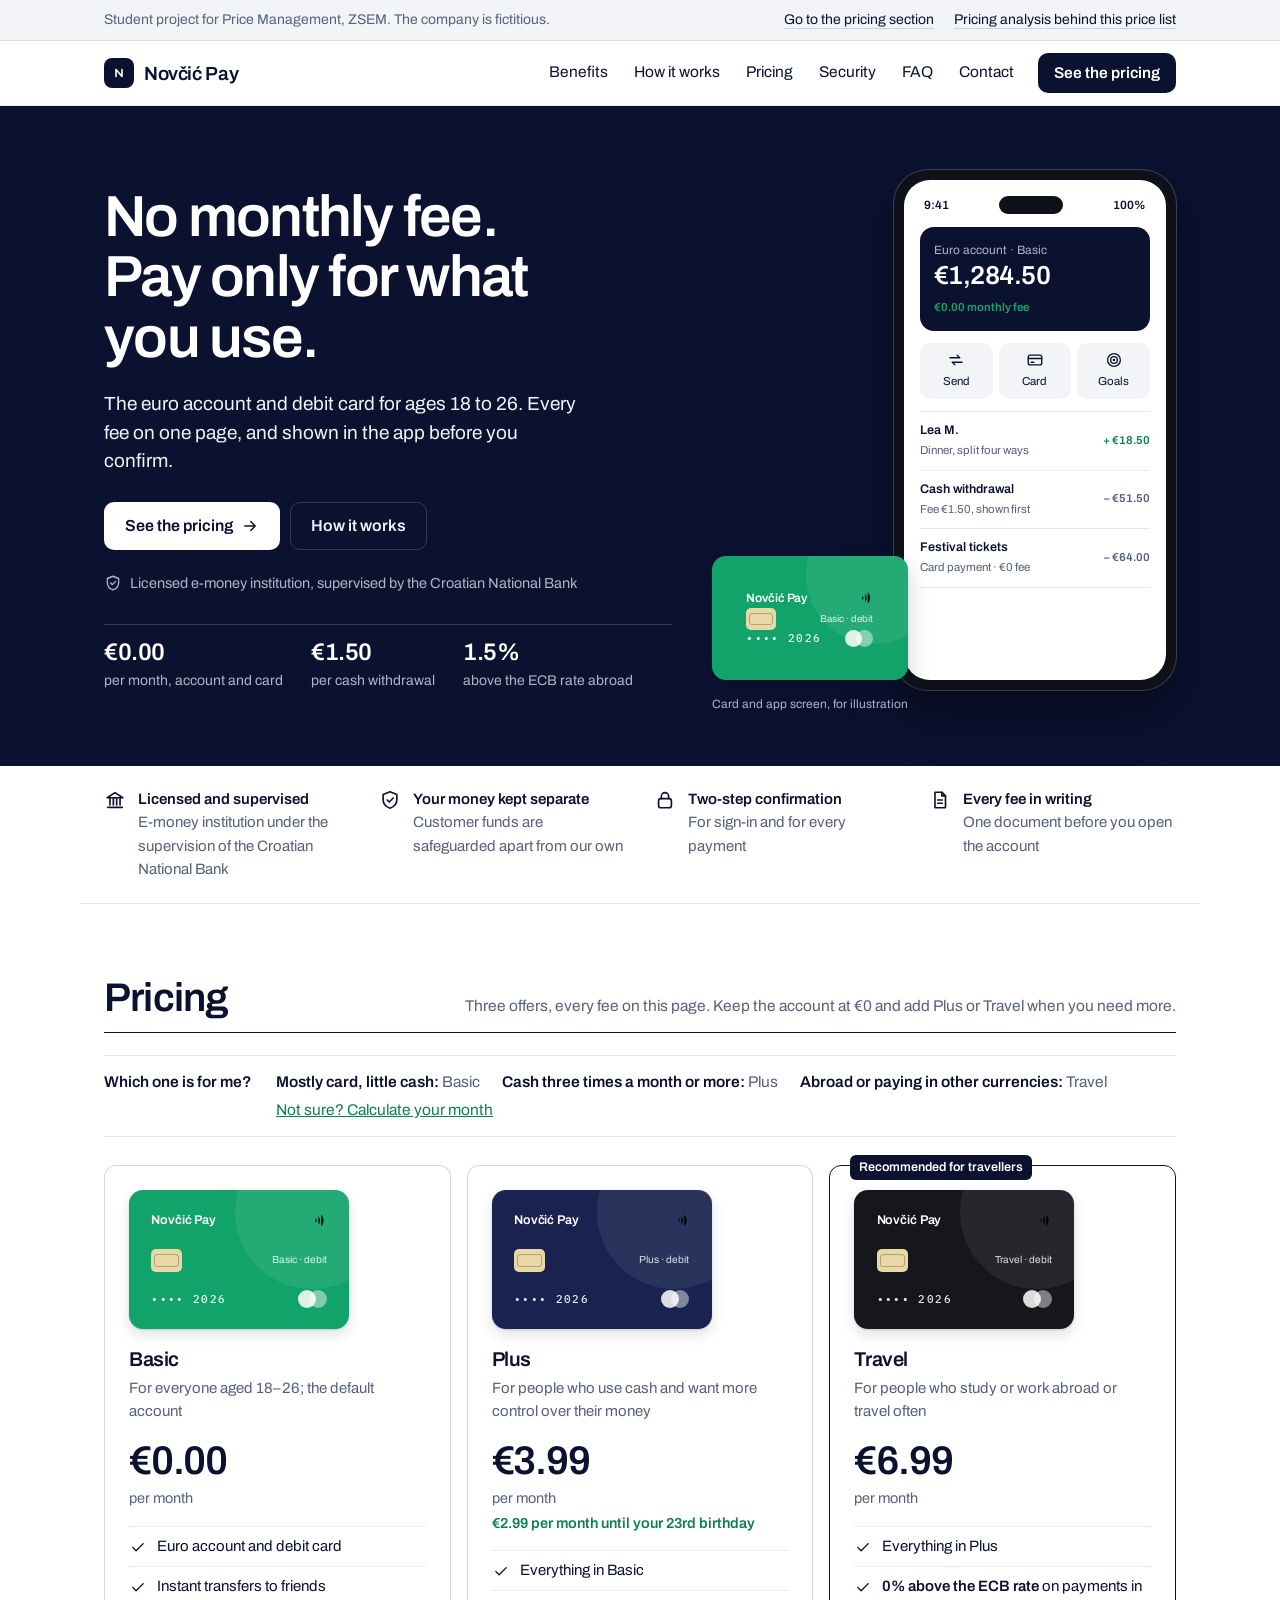
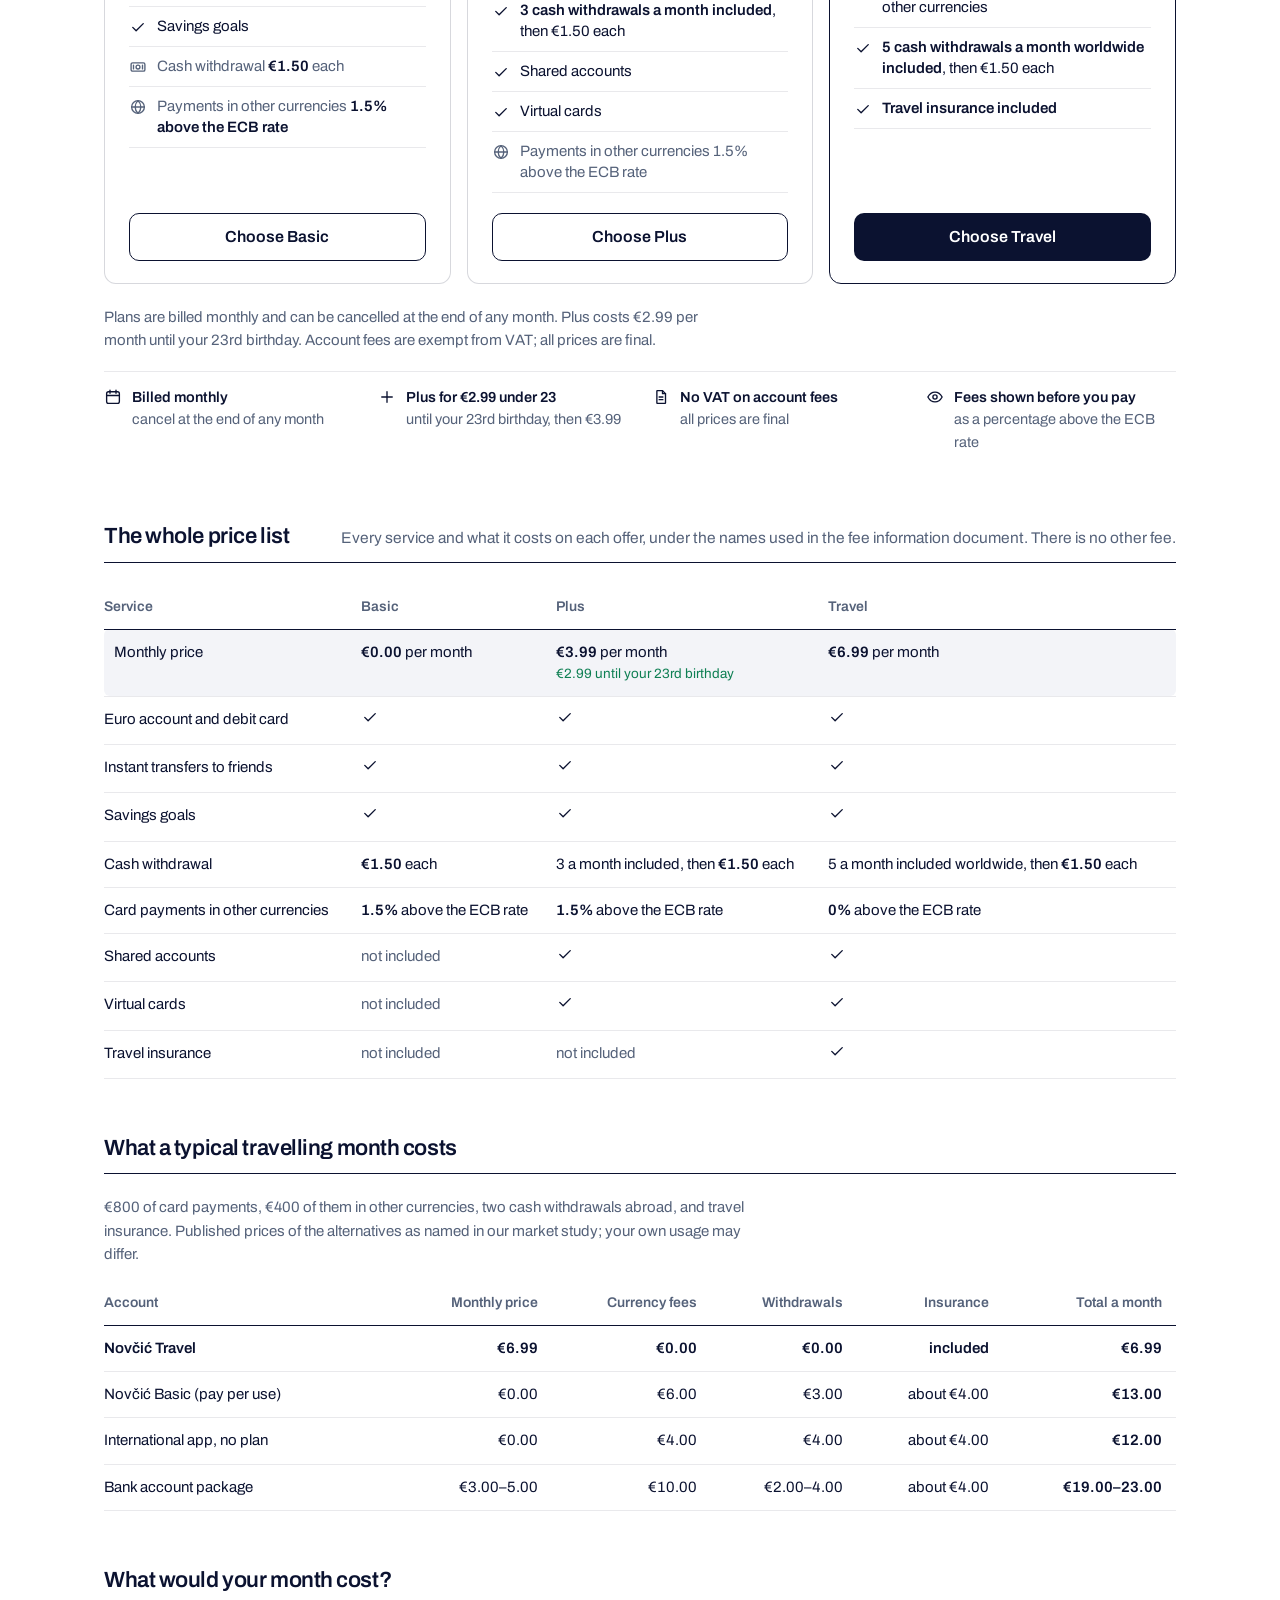
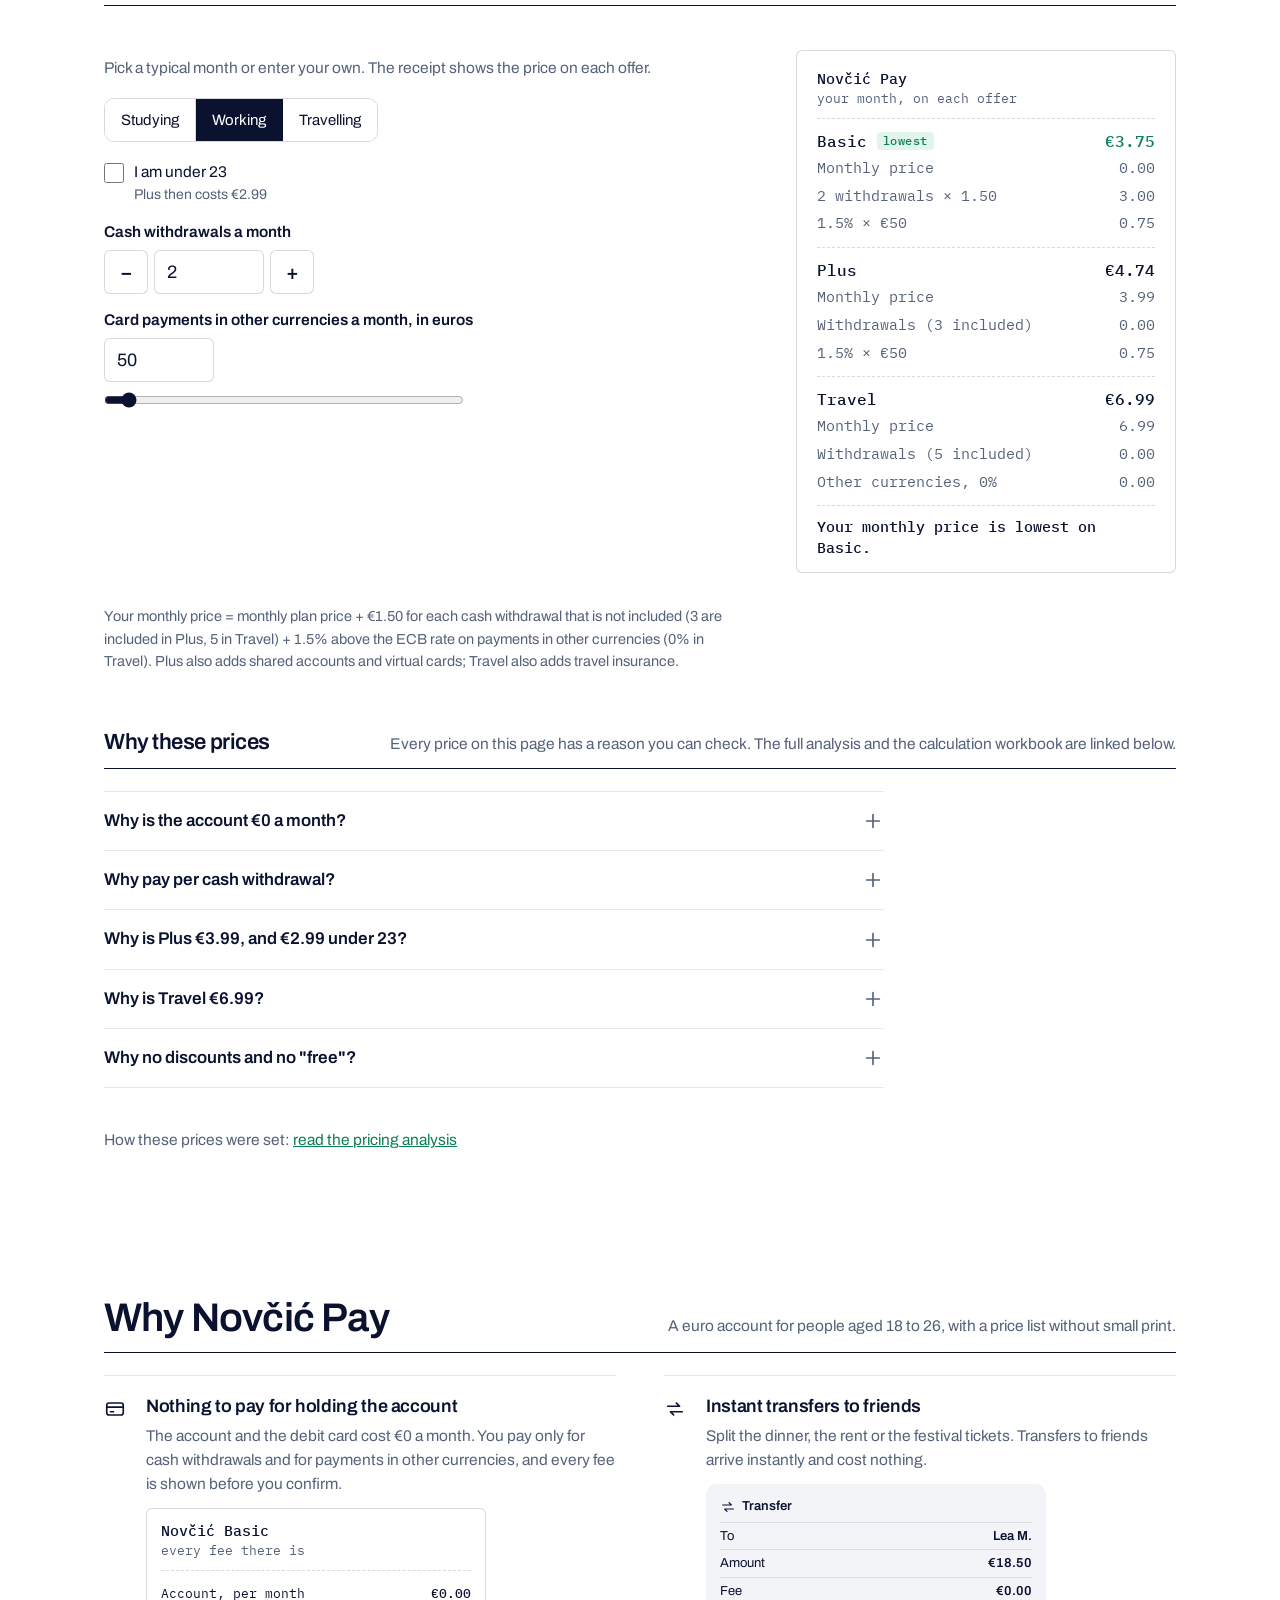
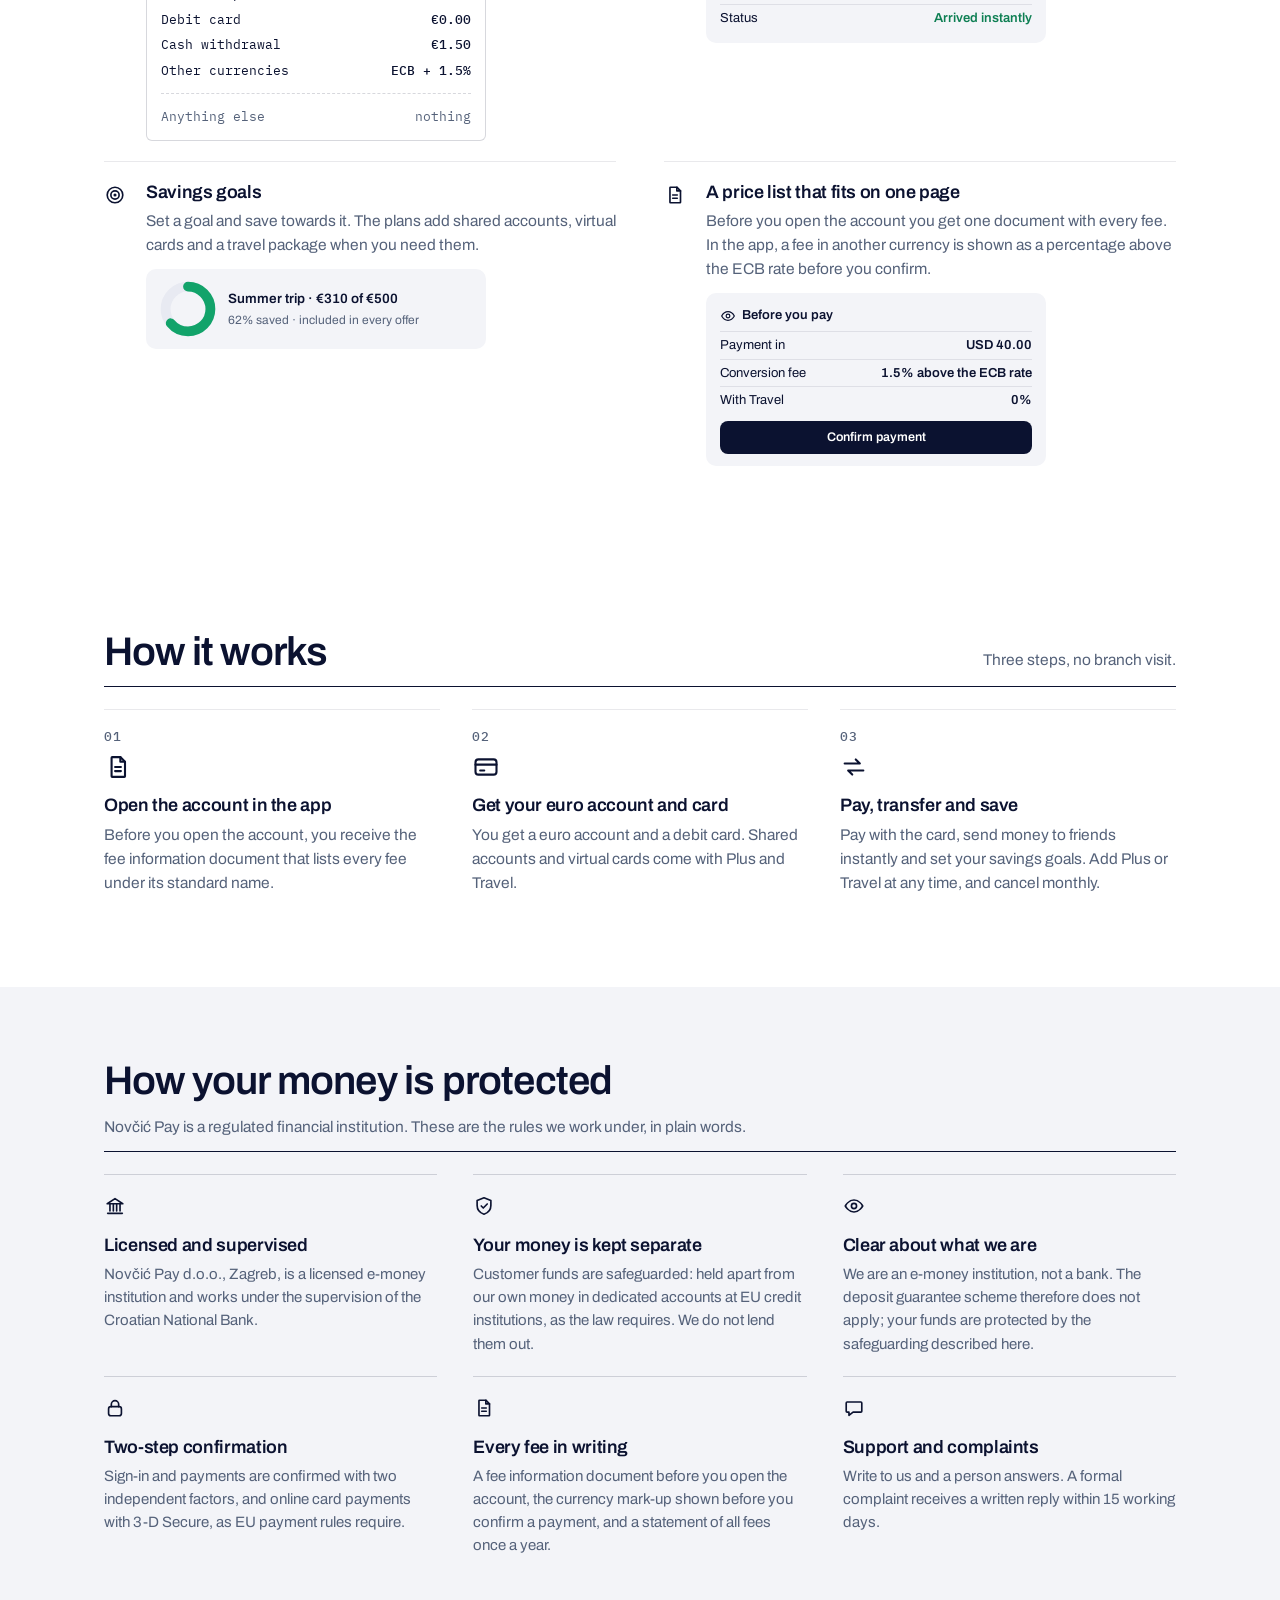
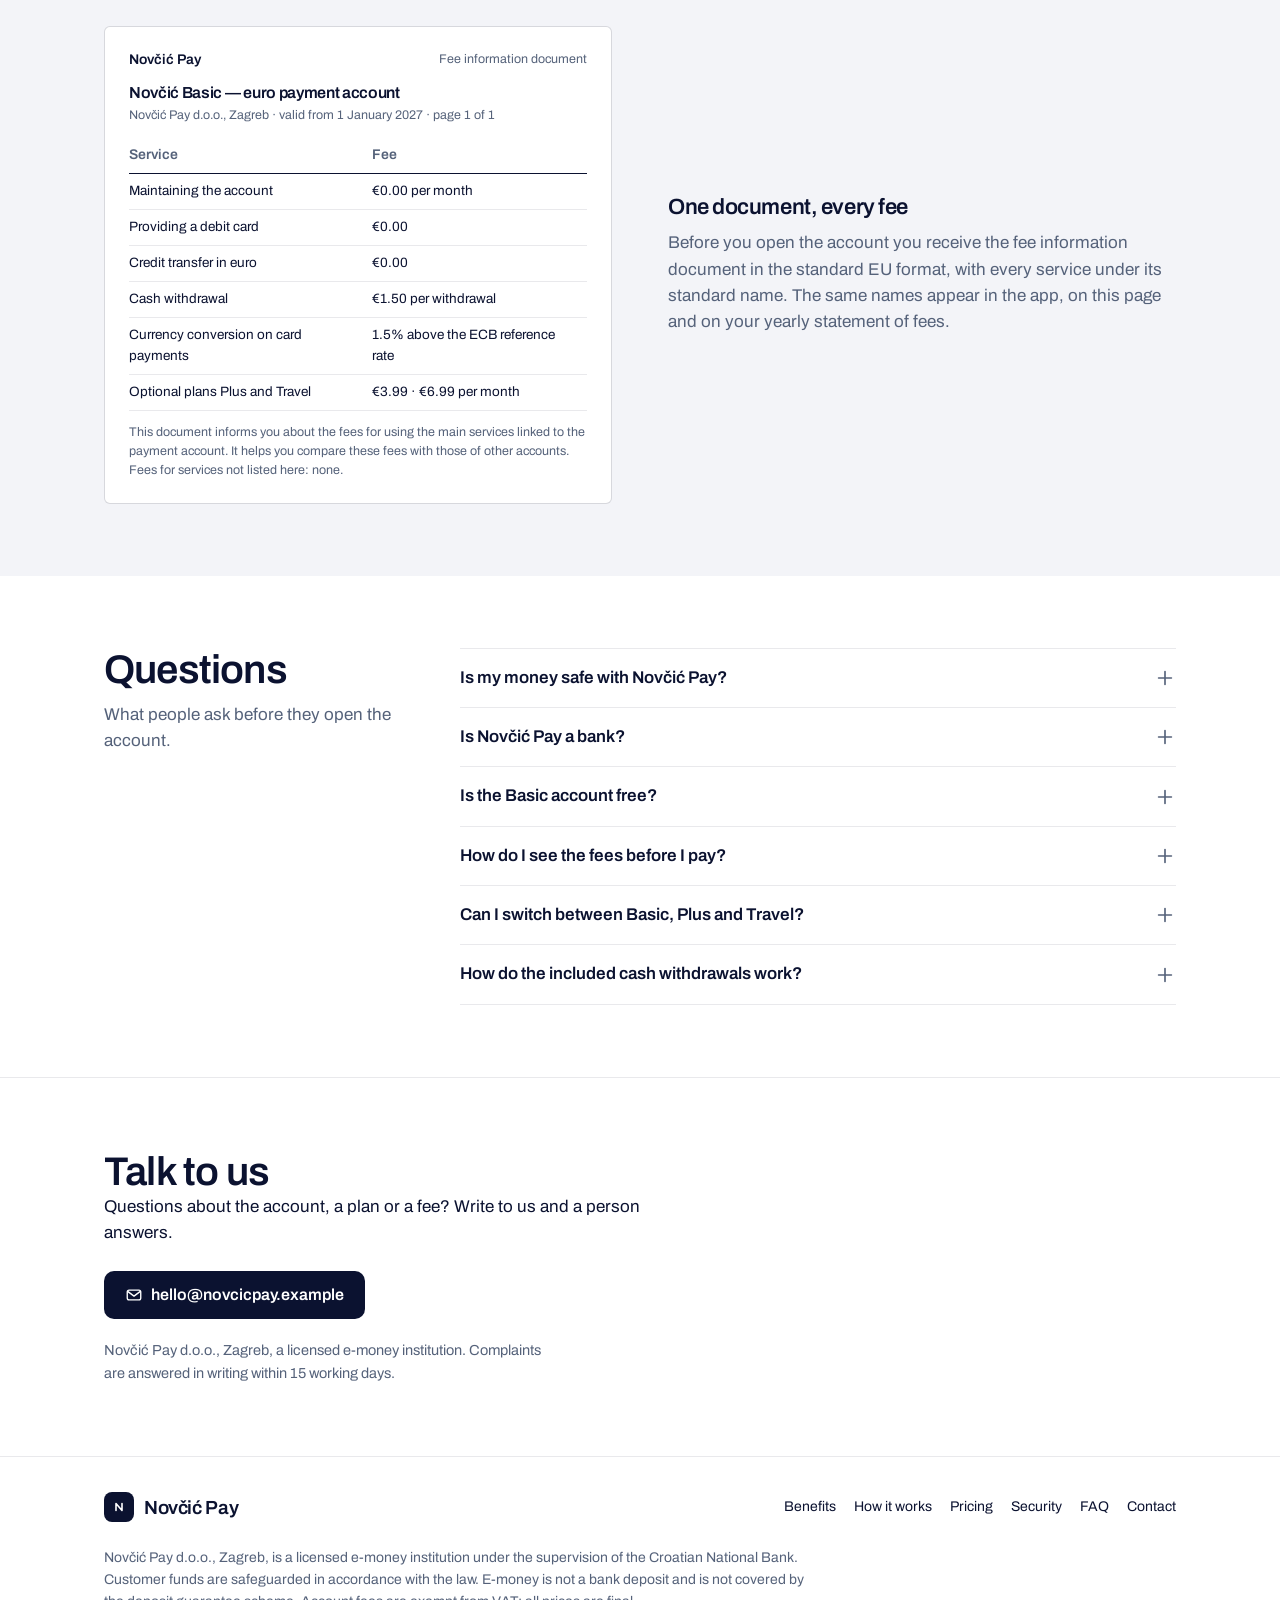
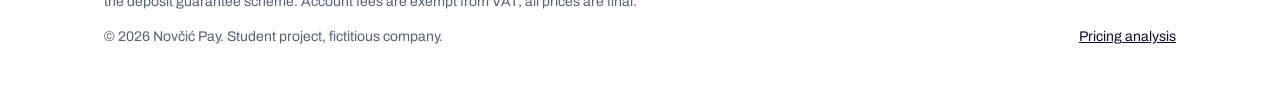
<file: index.html>
<!DOCTYPE html>
<html lang="en">
<head>
  <meta charset="utf-8">
  <meta name="viewport" content="width=device-width, initial-scale=1">
  <title>Novčić Pay — the account for 18–26</title>
  <meta name="description" content="Novčić Pay: a euro account and debit card for people aged 18 to 26. No monthly fee. Pay only for what you use.">
  <meta name="theme-color" content="#FFFFFF">
  <link rel="icon" href="data:image/svg+xml,%3Csvg xmlns='http://www.w3.org/2000/svg' viewBox='0 0 32 32'%3E%3Crect width='32' height='32' rx='8' fill='%230B1230'/%3E%3Cpath d='M11.500 21.500V10.500l9 11V10.500' fill='none' stroke='%23FFFFFF' stroke-width='3' stroke-linecap='round' stroke-linejoin='round'/%3E%3C/svg%3E">
  <style>
    @font-face { font-family: "Archivo"; font-weight: 400; font-display: swap; src: url([data-uri]) format("woff2"); }
    @font-face { font-family: "Archivo"; font-weight: 600; font-display: swap; src: url([data-uri]) format("woff2"); }
    @font-face { font-family: "Plex Mono"; font-weight: 400; font-display: swap; src: url([data-uri]) format("woff2"); }
    @font-face { font-family: "Plex Mono"; font-weight: 500; font-display: swap; src: url([data-uri]) format("woff2"); }
    :root {
      --ink: #0B1230; --ink-2: #1A2350; --muted: #55627A; --hair: rgba(11, 18, 48, .16); --hair-soft: rgba(11, 18, 48, .09);
      --paper: #FFFFFF; --tint: #F3F4F8; --tint-2: #E8EAF2;
      --mark: #12A36A; --mark-soft: #E2F5EC; --mark-ink: #0E7F53; --card-basic: #12A36A; --card-plus: #1A2350; --card-travel: #15171C;
      --on-dark: #F1F3F8; --on-dark-muted: rgba(241, 243, 248, .72); --hair-dark: rgba(241, 243, 248, .18);
      --sans: "Archivo", system-ui, -apple-system, "Segoe UI", Roboto, Helvetica, Arial, sans-serif;
      --mono: "Plex Mono", ui-monospace, SFMono-Regular, Menlo, Consolas, monospace;
      --r-lg: 12px; --r-md: 10px; --r-sm: 6px;
      --t-hero: clamp(34px, 5.2vw, 58px); --t-page: clamp(28px, 3.6vw, 40px); --t-task: 22px; --t-sub: 18px; --t-body: 17px; --t-meta: 14.5px;
      --ease: cubic-bezier(.2, .7, .1, 1);
    }
    * { box-sizing: border-box; }
    html { scroll-behavior: smooth; -webkit-text-size-adjust: 100%; }
    @media (prefers-reduced-motion: reduce) { html { scroll-behavior: auto; } *, *::before, *::after { transition: none !important; animation: none !important; } }
    body { margin: 0; font-family: var(--sans); font-size: var(--t-body); line-height: 1.55; color: var(--ink); background: var(--paper); -webkit-font-smoothing: antialiased; }
    .wrap { max-width: 1120px; margin: 0 auto; padding: 0 24px; }
    .sprite { position: absolute; width: 0; height: 0; overflow: hidden; }
    .ico { width: 22px; height: 22px; flex: none; fill: none; stroke: currentColor; stroke-width: 1.8; stroke-linecap: round; stroke-linejoin: round; }
    a { color: inherit; }
    button { font: inherit; color: inherit; cursor: pointer; }
    a:focus-visible, button:focus-visible, summary:focus-visible, input:focus-visible { outline: 2px solid var(--ink); outline-offset: 3px; border-radius: var(--r-sm); }
    h1, h2, h3, h4 { margin: 0; font-weight: 600; letter-spacing: -.02em; line-height: 1.1; }
    h1 { font-size: var(--t-hero); letter-spacing: -.03em; line-height: 1.04; }
    h2 { font-size: var(--t-page); }
    h3 { font-size: var(--t-task); line-height: 1.2; }
    p { margin: 0 0 1em; }
    .muted { color: var(--muted); }
    .label { display: block; font-size: var(--t-meta); color: var(--muted); margin-bottom: 10px; }
    .sect { margin-top: 56px; }
    .sect-head { display: flex; justify-content: space-between; align-items: baseline; gap: 12px 24px; padding-bottom: 12px; border-bottom: 1px solid var(--ink); margin-bottom: 22px; flex-wrap: wrap; }
    .sect-head p { margin: 0; color: var(--muted); font-size: 15.5px; }

    .btn { display: inline-flex; align-items: center; justify-content: center; gap: 8px; min-height: 48px; padding: 0 20px; font: 600 16px/1 var(--sans); text-decoration: none; border-radius: var(--r-md); border: 1.5px solid transparent; cursor: pointer; transition: background .15s, color .15s, border-color .15s; }
    .btn .ico { width: 18px; height: 18px; }
    .btn.primary { background: var(--ink); color: #fff; }
    .btn.primary:hover { background: var(--ink-2); }
    .btn.on-dark { background: #fff; color: var(--ink); }
    .btn.on-dark:hover { background: var(--tint-2); }
    .btn.line { border-color: var(--ink); color: var(--ink); background: transparent; }
    .btn.line:hover { background: var(--ink); color: #fff; }
    .btn.line-dark { border-color: var(--hair-dark); color: var(--on-dark); background: transparent; }
    .btn.line-dark:hover { border-color: var(--on-dark); }
    .linkish { color: var(--mark-ink); text-decoration: underline; text-decoration-color: var(--hair); text-underline-offset: 4px; }
    .linkish:hover { text-decoration-color: currentColor; }
    section { padding: 72px 0; }

    /* project line */
    .project { background: var(--tint); color: var(--muted); font-size: 14px; border-bottom: 1px solid var(--hair-soft); }
    .project .wrap { display: flex; justify-content: space-between; align-items: center; gap: 2px 16px; flex-wrap: wrap; min-height: 40px; }
    .project a { color: var(--ink); display: inline-flex; align-items: center; min-height: 40px; text-decoration: underline; text-decoration-color: var(--hair); text-underline-offset: 4px; }
    .project .plinks { display: flex; gap: 0 20px; flex-wrap: wrap; }

    /* header */
    header { position: sticky; top: 0; z-index: 30; background: rgba(255, 255, 255, .94); backdrop-filter: blur(10px); -webkit-backdrop-filter: blur(10px); border-bottom: 1px solid var(--hair-soft); }
    .nav { display: flex; align-items: center; justify-content: space-between; gap: 6px 16px; min-height: 64px; }
    .logo { display: inline-flex; align-items: center; gap: 10px; text-decoration: none; min-height: 44px; color: var(--ink); font: 600 19px/1 var(--sans); letter-spacing: -.02em; }
    .logo .mark { width: 30px; height: 30px; border-radius: 8px; background: var(--ink); display: inline-flex; align-items: center; justify-content: center; }
    .logo .mark svg { width: 16px; height: 16px; fill: none; stroke: #fff; stroke-width: 3.2; stroke-linecap: round; stroke-linejoin: round; }
    nav ul { list-style: none; margin: 0; padding: 0; display: flex; gap: 2px; align-items: center; }
    nav a { display: inline-flex; align-items: center; min-height: 44px; padding: 0 12px; color: var(--ink); text-decoration: none; font-size: 15.5px; border-bottom: 2px solid transparent; }
    nav a:hover { border-bottom-color: var(--hair); }
    nav li.cta a { background: var(--ink); color: #fff; border-radius: var(--r-md); min-height: 40px; padding: 0 16px; margin-left: 10px; font-weight: 600; border: 0; }
    nav li.cta a:hover { background: var(--ink-2); }

    /* hero: flat navy, the fee slip is the one illustration */
    .hero { background: var(--ink); color: var(--on-dark); padding: 64px 0 56px; overflow: hidden; }
    .hero-grid { display: grid; grid-template-columns: 1.1fr .9fr; gap: 40px; align-items: center; }
    .hero h1 { color: #fff; max-width: 14ch; }
    .hero .lead { font-size: 19px; line-height: 1.5; color: var(--on-dark); max-width: 44ch; margin: 22px 0 26px; }
    .hero .cta { display: flex; gap: 10px; flex-wrap: wrap; margin-bottom: 22px; }
    .trustline { display: flex; align-items: center; gap: 8px; font-size: 14.5px; color: var(--on-dark-muted); margin: 0; }
    .trustline .ico { width: 18px; height: 18px; }
    .hero-facts { list-style: none; margin: 30px 0 0; padding: 0; display: grid; grid-template-columns: repeat(3, auto); gap: 0 28px; justify-content: start; border-top: 1px solid var(--hair-dark); }
    .hero-facts li { padding-top: 14px; }
    .hero-facts b { display: block; font: 600 24px/1.15 var(--sans); letter-spacing: -.02em; color: #fff; font-variant-numeric: tabular-nums; white-space: nowrap; }
    .hero-facts span { font-size: 14px; color: var(--on-dark-muted); }
    .slip { background: #fff; color: var(--ink); border-radius: var(--r-sm); padding: 18px 20px 14px; font: 400 14.5px/1.5 var(--mono); max-width: 360px; width: 100%; justify-self: end; }
    .slip .hd { font: 500 15px/1.3 var(--mono); }
    .slip .sub { color: var(--muted); font-size: 13px; }
    .slip hr { border: 0; border-top: 1px dashed var(--hair); margin: 10px 0; }
    .slip .ln { display: flex; justify-content: space-between; gap: 12px; padding: 3px 0; font-variant-numeric: tabular-nums; }
    .slip .ln.dim { color: var(--muted); }
    .slip .ln b { font-weight: 500; }
    .slip .foot { font-size: 12.5px; color: var(--muted); margin: 8px 0 0; }

    /* trust strip: one ruled row */
    .trust ul { list-style: none; margin: 0; padding: 0; display: grid; grid-template-columns: repeat(4, 1fr); gap: 18px 28px; }
    .trust li { display: flex; gap: 12px; align-items: flex-start; padding: 22px 0; font-size: 15px; color: var(--muted); }
    .trust li b { display: block; color: var(--ink); font-weight: 600; }
    .trust .ico { color: var(--ink); margin-top: 1px; }
    .trust .wrap { border-bottom: 1px solid var(--hair-soft); }

    /* benefits + steps: ruled lists, no tiles */
    .grid-2 { display: grid; grid-template-columns: 1fr 1fr; gap: 0 48px; }
    .benefit { display: grid; grid-template-columns: 28px 1fr; gap: 14px; padding: 20px 0; border-top: 1px solid var(--hair-soft); }
    .benefit .ico { color: var(--ink); margin-top: 2px; }
    .benefit h3 { font-size: var(--t-sub); margin-bottom: 6px; }
    .benefit p { margin: 0; color: var(--muted); font-size: 15.5px; }
    .steps { display: grid; grid-template-columns: repeat(3, 1fr); gap: 0 32px; }
    .step { padding: 20px 0; border-top: 1px solid var(--hair-soft); }
    .step .n { font: 500 13px/1 var(--mono); letter-spacing: .06em; color: var(--muted); margin-bottom: 10px; }
    .step h3 { font-size: var(--t-sub); margin-bottom: 6px; }
    .step p { margin: 0; color: var(--muted); font-size: 15.5px; }

    /* pricing */
    #pricing { background: var(--paper); }
    .pick { display: grid; grid-template-columns: auto 1fr; gap: 6px 24px; align-items: baseline; padding: 14px 0; border-top: 1px solid var(--hair-soft); border-bottom: 1px solid var(--hair-soft); font-size: 15.5px; margin-bottom: 28px; }
    .pick .pick-q { font-weight: 600; }
    .pick .opts { display: flex; flex-wrap: wrap; gap: 4px 22px; color: var(--muted); }
    .pick .opts b { color: var(--ink); font-weight: 600; }
    .pick a { color: var(--mark-ink); }
    .plans { display: grid; grid-template-columns: repeat(3, 1fr); gap: 16px; }
    .plan { border: 1px solid var(--hair); border-radius: var(--r-lg); padding: 24px 24px 22px; display: flex; flex-direction: column; background: var(--paper); position: relative; }
    .plan.recommended { border-color: var(--ink); }
    .plan .tag { position: absolute; top: -11px; left: 20px; background: var(--ink); color: #fff; font-size: 12.5px; font-weight: 600; padding: 3px 9px; border-radius: var(--r-sm); }
    .plan h3 { font-size: 20px; }
    .plan .for { color: var(--muted); font-size: 15px; margin: 6px 0 18px; min-height: 2.9em; }
    .plan .price { font: 600 40px/1 var(--sans); letter-spacing: -.03em; font-variant-numeric: tabular-nums; }
    .plan .unit { color: var(--muted); font-size: 14.5px; margin: 6px 0 16px; }
    .plan .unit .young { display: block; color: var(--mark-ink); font-weight: 600; margin-top: 2px; }
    .plan ul { list-style: none; margin: 0 0 20px; padding: 0; border-top: 1px solid var(--hair-soft); flex: 1; }
    .plan li { display: flex; gap: 10px; align-items: flex-start; padding: 9px 0; border-bottom: 1px solid var(--hair-soft); font-size: 15px; line-height: 1.4; }
    .plan li .ico { width: 18px; height: 18px; margin-top: 2px; color: var(--ink); }
    .plan li.fee { color: var(--muted); }
    .plan li.fee .ico { color: var(--muted); }
    .plan li strong { font-weight: 600; color: var(--ink); }
    .plan .btn { width: 100%; }
    .conditions { margin: 22px 0 0; font-size: 15px; color: var(--muted); max-width: 70ch; }
    .terms { list-style: none; margin: 18px 0 0; padding: 0; display: grid; grid-template-columns: repeat(4, 1fr); gap: 0 24px; border-top: 1px solid var(--hair-soft); }
    .terms li { display: flex; gap: 10px; padding: 14px 0; font-size: 14.5px; color: var(--muted); }
    .terms li b { display: block; color: var(--ink); font-weight: 600; }
    .terms .ico { width: 18px; height: 18px; color: var(--ink); margin-top: 2px; }

    .scroll { overflow-x: auto; -webkit-overflow-scrolling: touch; }
    table { border-collapse: collapse; width: 100%; font-size: 15px; }
    th, td { text-align: left; padding: 11px 14px 11px 0; border-bottom: 1px solid var(--hair-soft); vertical-align: top; }
    th { font-weight: 600; font-size: 14px; color: var(--muted); border-bottom-color: var(--ink); }
    td b { font-weight: 600; }
    td .sub { display: block; font-size: 13.5px; color: var(--mark-ink); }
    td.no { color: var(--muted); }
    td .ico.yes { width: 18px; height: 18px; color: var(--ink); }
    .feelist td:not(:first-child), .feelist th:not(:first-child) { min-width: 150px; }
    .price-row td { background: var(--tint); }
    .price-row td:first-child { padding-left: 10px; border-radius: var(--r-sm) 0 0 var(--r-sm); }
    .price-row td:last-child { border-radius: 0 var(--r-sm) var(--r-sm) 0; }
    .compare .note { color: var(--muted); font-size: 15px; max-width: 72ch; }
    .compare th.n, .compare td.n { text-align: right; white-space: nowrap; font-variant-numeric: tabular-nums; }
    .compare tr.us td { font-weight: 600; }
    .compare td.total { font-weight: 600; }

    /* calculator: inputs left, the receipt right */
    .calc { display: grid; grid-template-columns: 1fr 380px; gap: 32px 48px; align-items: start; padding-top: 22px; }
    .calc .hint { color: var(--muted); font-size: 15.5px; margin: 6px 0 18px; }
    .presets { display: inline-flex; border: 1px solid var(--hair); border-radius: var(--r-md); overflow: hidden; margin-bottom: 18px; }
    .presets button { border: 0; background: var(--paper); padding: 0 16px; min-height: 42px; font-size: 15px; border-right: 1px solid var(--hair); }
    .presets button:last-child { border-right: 0; }
    .presets button.on { background: var(--ink); color: #fff; }
    .calc label { display: block; font-size: 15.5px; font-weight: 600; margin: 0 0 14px; }
    .calc .field { display: flex; align-items: center; gap: 6px; margin-top: 6px; }
    .calc input[type=number] { font: 500 18px/1 var(--sans); width: 110px; min-height: 44px; padding: 0 12px; border: 1px solid var(--hair); border-radius: var(--r-sm); background: var(--paper); color: var(--ink); font-variant-numeric: tabular-nums; }
    .calc .step-b { width: 44px; height: 44px; border: 1px solid var(--hair); border-radius: var(--r-sm); background: var(--paper); font-size: 20px; line-height: 1; }
    .calc .step-b:hover { background: var(--tint); }
    .calc input[type=range] { width: 100%; max-width: 360px; margin: 10px 0 0; accent-color: var(--ink); }
    .calc label.switch { display: flex; align-items: flex-start; gap: 10px; font-weight: 500; }
    .calc label.switch input { margin-top: 3px; }
    .switch input { width: 20px; height: 20px; margin: 0; accent-color: var(--ink); }
    .switch small { display: block; color: var(--muted); font-size: 14px; font-weight: 400; }
    .calc .slip { max-width: none; border: 1px solid var(--hair); justify-self: stretch; }
    .res .name { display: flex; justify-content: space-between; font: 500 16px/1.3 var(--mono); padding: 2px 0; }
    .res .amount { font-variant-numeric: tabular-nums; }
    .res.best .name span:first-child::after { content: "lowest"; display: inline-block; margin-left: 10px; font: 500 12px/1 var(--mono); letter-spacing: .04em; color: var(--mark-ink); background: var(--mark-soft); border-radius: 4px; padding: 3px 6px; vertical-align: 2px; }
    .res.best .amount { color: var(--mark-ink); }
    .verdict { margin: 8px 0 0; font: 500 15px/1.4 var(--mono); }
    .calc .note { grid-column: 1 / -1; color: var(--muted); font-size: 14.5px; max-width: 80ch; margin: 0; }
    .reasons-grid { max-width: 780px; }
    .analysis { margin: 40px 0 0; font-size: 15.5px; color: var(--muted); }
    .analysis a { color: var(--mark-ink); }

    /* security */
    #security { background: var(--tint); }
    .sec-grid { display: grid; grid-template-columns: repeat(3, 1fr); gap: 0 36px; }
    .sec { padding: 20px 0; border-top: 1px solid var(--hair); }
    .sec .ico { color: var(--ink); margin-bottom: 10px; }
    .sec h3 { font-size: var(--t-sub); margin-bottom: 6px; }
    .sec p { margin: 0; color: var(--muted); font-size: 15px; }
    .fidwrap { display: grid; grid-template-columns: 1fr 1fr; gap: 32px 56px; align-items: center; margin-top: 48px; }
    .fid { background: #fff; border: 1px solid var(--hair); border-radius: var(--r-sm); padding: 22px 24px; font-size: 13.5px; color: var(--ink); }
    .fid-top { display: flex; justify-content: space-between; align-items: center; font-size: 12.5px; color: var(--muted); margin-bottom: 14px; }
    .fid-top .lg { font-weight: 600; color: var(--ink); font-size: 14px; }
    .fid h4 { font-size: 16px; margin-bottom: 4px; }
    .fid-meta { color: var(--muted); font-size: 12.5px; margin: 0 0 12px; }
    .fid table { font-size: 13.5px; }
    .fid th, .fid td { padding: 7px 10px 7px 0; }
    .fid-foot { color: var(--muted); font-size: 12.5px; margin: 12px 0 0; }
    .fid-copy h3 { margin-bottom: 10px; }
    .fid-copy p { color: var(--muted); margin: 0; }

    /* faq, contact */
    .faq .wrap { display: grid; grid-template-columns: 300px 1fr; gap: 24px 56px; align-items: start; }
    .faq .side p { color: var(--muted); margin: 10px 0 0; }
    details { border-top: 1px solid var(--hair-soft); }
    details:last-child { border-bottom: 1px solid var(--hair-soft); }
    summary { list-style: none; cursor: pointer; display: flex; justify-content: space-between; align-items: center; gap: 16px; padding: 16px 0; font-weight: 600; font-size: 17px; }
    summary::-webkit-details-marker { display: none; }
    summary i { color: var(--muted); display: inline-flex; transition: transform .2s var(--ease); }
    details[open] summary i { transform: rotate(45deg); }
    details p { margin: 0 0 18px; color: var(--muted); max-width: 70ch; }
    .contact { border-top: 1px solid var(--hair-soft); }
    .contact p { max-width: 56ch; }
    .contact .mail { margin: 8px 0 20px; }
    .contact .legal { color: var(--muted); font-size: 14.5px; margin: 0; }

    footer { padding: 28px 0 40px; border-top: 1px solid var(--hair-soft); font-size: 14px; color: var(--muted); }
    footer .top { display: flex; justify-content: space-between; align-items: center; gap: 12px 24px; flex-wrap: wrap; margin-bottom: 18px; }
    footer .links { display: flex; flex-wrap: wrap; gap: 4px 18px; }
    footer .links a { color: var(--ink); text-decoration: none; }
    footer .links a:hover { text-decoration: underline; text-underline-offset: 4px; }
    .foot-legal { max-width: 90ch; margin: 0 0 14px; }
    footer .bottom { display: flex; justify-content: space-between; gap: 8px 24px; flex-wrap: wrap; }
    footer .bottom a { color: var(--ink); }

    @media (max-width: 960px) {
      .hero-grid { grid-template-columns: 1fr; gap: 36px; }
      .slip { justify-self: start; }
      .plans { grid-template-columns: 1fr; max-width: 560px; }
      .plan .for { min-height: 0; }
      .terms { grid-template-columns: 1fr 1fr; }
      .trust ul { grid-template-columns: 1fr 1fr; gap: 0 28px; }
      .trust li { padding: 16px 0; }
      .calc { grid-template-columns: 1fr; }
      .sec-grid { grid-template-columns: 1fr 1fr; }
      .fidwrap { grid-template-columns: 1fr; }
      .faq .wrap { grid-template-columns: 1fr; }
    }
    @media (max-width: 720px) {
      section { padding: 48px 0; }
      .sect { margin-top: 40px; }
      .project .plinks { display: none; }
      nav ul li:not(.cta) { display: none; }
      nav li.cta a { margin-left: 0; }
      .hero { padding: 40px 0 36px; }
      .hero .lead { font-size: 17px; margin: 16px 0 20px; }
      .hero-facts { grid-template-columns: 1fr 1fr 1fr; gap: 0 14px; margin-top: 22px; }
      .hero-facts b { font-size: 20px; }
      .hero-facts span { font-size: 13px; }
      .grid-2, .steps, .sec-grid, .terms { grid-template-columns: 1fr; }
      .trust ul { grid-template-columns: 1fr; }
      .trust li { padding: 12px 0; border-top: 1px solid var(--hair-soft); }
      .trust li:first-child { border-top: 0; }
      .pick { grid-template-columns: 1fr; gap: 6px; }
      .pick .opts { flex-direction: column; gap: 4px; }
      .plan { padding: 20px 18px 18px; }
      .presets { display: flex; }
      .presets button { flex: 1; padding: 0 8px; }
      .calc input[type=range] { max-width: none; }
      footer .top { flex-direction: column; align-items: flex-start; }
    }

    @media (max-width: 720px) {
      .feelist thead, .compare thead { display: none; }
      .feelist tr, .compare tr { display: block; padding: 12px 0; border-bottom: 1px solid var(--hair-soft); }
      .feelist td, .compare td { display: flex; justify-content: space-between; gap: 16px; padding: 3px 0; border: 0; min-width: 0; text-align: left; white-space: normal; }
      .feelist td:first-child, .compare td:first-child { display: block; font-weight: 600; padding-bottom: 6px; }
      .feelist td:not(:first-child)::before, .compare td:not(:first-child)::before { content: attr(data-th); color: var(--muted); flex: 0 0 38%; }
      .feelist td:not(:first-child), .compare td:not(:first-child) { font-size: 14.5px; }
      .feelist td .sub { display: block; }
      .feelist td .cell, .compare td .cell { text-align: right; }
      .price-row td { background: none; }
      .price-row { background: var(--tint); border-radius: var(--r-sm); padding: 12px 10px !important; }
      .compare td.n { text-align: right; }
      .compare td.n > span, .compare td.n::after { }
      .compare td.total { font-weight: 600; }
      .compare tr.us { background: var(--tint); border-radius: var(--r-sm); padding: 12px 10px !important; }
    }

    /* product artwork: flat debit cards and a static app screen (no tilt, no animation) */
    .dcard { position: relative; width: 100%; aspect-ratio: 1.586; border-radius: 14px; background: var(--card-basic); color: #fff; padding: 7% 7.5%; display: flex; flex-direction: column; justify-content: space-between; overflow: hidden; font-size: 14px; box-shadow: 0 1px 2px rgba(0, 0, 0, .18), 0 10px 24px rgba(11, 18, 48, .18); }
    .dcard.plus { background: var(--card-plus); }
    .dcard.travel { background: var(--card-travel); }
    .dcard::after { content: ""; position: absolute; right: -18%; top: -40%; width: 70%; aspect-ratio: 1; border-radius: 50%; background: rgba(255, 255, 255, .07); }
    .dcard .row { display: flex; justify-content: space-between; align-items: center; position: relative; z-index: 1; }
    .dcard .brand { font-weight: 600; letter-spacing: -.01em; font-size: 1.05em; }
    .dcard .chip { width: 2.6em; height: 1.9em; border-radius: 5px; background: #E9D8A6; position: relative; }
    .dcard .chip::before { content: ""; position: absolute; inset: 22% 10%; border: 1px solid rgba(0, 0, 0, .25); border-radius: 3px; }
    .dcard .wave { width: 1.4em; height: 1.4em; opacity: .9; }
    .dcard .num { font: 500 .95em/1 var(--mono); letter-spacing: .12em; opacity: .9; }
    .dcard .tier { font-size: .85em; opacity: .85; }
    .dcard .name { font-size: .8em; letter-spacing: .06em; text-transform: uppercase; opacity: .85; }
    .dcard .net { width: 2.4em; height: 1.5em; display: flex; }
    .dcard .net i { width: 1.5em; height: 1.5em; border-radius: 50%; background: rgba(255, 255, 255, .85); }
    .dcard .net i + i { margin-left: -.6em; background: rgba(255, 255, 255, .45); }

    .scene { position: relative; width: 100%; max-width: 500px; justify-self: end; height: 540px; }
    .phone { position: absolute; right: 0; top: 0; width: 282px; background: #0E1118; border-radius: 34px; padding: 10px; box-shadow: 0 0 0 1px rgba(255, 255, 255, .2), 0 24px 48px rgba(0, 0, 0, .4); }
    .screen { background: var(--paper); color: var(--ink); border-radius: 26px; padding: 16px 16px 18px; min-height: 500px; display: flex; flex-direction: column; gap: 12px; font-size: 13px; }
    .screen .status { display: flex; justify-content: space-between; font-weight: 600; font-size: 12px; padding: 0 4px; }
    .screen .status .island { width: 64px; height: 18px; border-radius: 999px; background: #0E1118; }
    .screen .bal { background: var(--ink); color: #fff; border-radius: 14px; padding: 14px; }
    .screen .bal small { display: block; color: var(--on-dark-muted); font-size: 12px; }
    .screen .bal .amt { font: 600 26px/1.15 var(--sans); letter-spacing: -.02em; margin-top: 2px; font-variant-numeric: tabular-nums; }
    .screen .bal .tag { display: inline-block; margin-top: 8px; font-size: 11.5px; color: var(--mark); font-weight: 600; }
    .screen .acts { display: grid; grid-template-columns: repeat(3, 1fr); gap: 6px; }
    .screen .acts span { display: flex; flex-direction: column; align-items: center; gap: 4px; padding: 8px 4px; background: var(--tint); border-radius: 10px; font-size: 11.5px; color: var(--ink); }
    .screen .acts .ico { width: 18px; height: 18px; }
    .screen .feed { border-top: 1px solid var(--hair-soft); }
    .screen .feed > div { display: flex; justify-content: space-between; align-items: center; gap: 8px; padding: 9px 0; border-bottom: 1px solid var(--hair-soft); }
    .screen .feed > div > div { min-width: 0; }
    .screen .feed b, .screen .feed span { white-space: nowrap; overflow: hidden; text-overflow: ellipsis; }
    .screen .feed b { display: block; font-weight: 600; font-size: 12.5px; }
    .screen .feed span { color: var(--muted); font-size: 11.5px; }
    .screen .feed .amt { font-variant-numeric: tabular-nums; font-weight: 600; white-space: nowrap; }
    .screen .feed .amt.in { color: var(--mark-ink); }
    .scene .dcard { position: absolute; left: 0; bottom: 30px; width: 196px; font-size: 11.5px; }
    .scene .note { position: absolute; left: 0; bottom: -4px; font-size: 12px; color: var(--on-dark-muted); }

    /* app vignettes in the benefits list */
    .vig { background: var(--tint); border-radius: var(--r-md); padding: 12px 14px; font-size: 13px; color: var(--ink); margin-top: 12px; max-width: 340px; }
    .vig .t { display: flex; align-items: center; gap: 6px; font-weight: 600; margin-bottom: 6px; }
    .vig .t .ico { width: 16px; height: 16px; }
    .vig .l { display: flex; justify-content: space-between; gap: 10px; padding: 3px 0; border-top: 1px solid var(--hair-soft); font-variant-numeric: tabular-nums; }
    .vig .l:first-of-type { border-top: 0; }
    .vig .l b { font-weight: 600; }
    .vig .ok { color: var(--mark-ink); font-weight: 600; }
    .vig .go { margin-top: 8px; background: var(--ink); color: #fff; border-radius: 8px; text-align: center; padding: 7px; font-weight: 600; font-size: 12.5px; }
    .vig.goal { display: grid; grid-template-columns: 56px 1fr; gap: 12px; align-items: center; }
    .vig.goal svg { width: 56px; height: 56px; }
    .vig.goal .bg { fill: none; stroke: var(--tint-2); stroke-width: 7; }
    .vig.goal .fg { fill: none; stroke: var(--mark); stroke-width: 7; stroke-linecap: round; stroke-dasharray: 100; stroke-dashoffset: 36; transform: rotate(-90deg); transform-origin: 50% 50%; }
    .vig.goal b { display: block; font-size: 13.5px; }
    .vig.goal span { color: var(--muted); font-size: 12px; }
    .benefit .slip { max-width: 340px; margin-top: 12px; border: 1px solid var(--hair); font-size: 13px; padding: 12px 14px 10px; }

    /* the plan's card */
    .plan .art { margin: 0 0 18px; }
    .plan .art .dcard { font-size: 12px; max-width: 220px; box-shadow: 0 1px 2px rgba(0, 0, 0, .12), 0 6px 14px rgba(11, 18, 48, .12); }
    .plan .price { color: var(--ink); }
    .plan.recommended .btn.primary { background: var(--ink); }
    .how-art { display: flex; gap: 10px; align-items: center; margin-bottom: 14px; color: var(--ink); }
    .how-art .ico { width: 28px; height: 28px; }
    .step .mini { width: 92px; font-size: 6px; border-radius: 6px; padding: 7% 7.5%; box-shadow: none; }

    @media (max-width: 960px) { .scene { justify-self: start; max-width: 400px; } }
    @media (max-width: 720px) {
      .scene { max-width: none; height: 560px; }
      .phone { width: 230px; right: -28px; }
      .screen { min-height: 420px; }
      .scene .dcard { width: 170px; bottom: 30px; font-size: 9.5px; }
      .scene .note { bottom: 2px; }
      .vig, .benefit .slip { max-width: none; }
      .plan .art .dcard { max-width: 200px; }
    }
  </style>
</head>
<body>
  <svg class="sprite" aria-hidden="true" focusable="false">
    <symbol id="i-check" viewBox="0 0 24 24"><path d="M5 12.500l4.500 4.500L19 7.500"/></symbol>
    <symbol id="i-card" viewBox="0 0 24 24"><rect x="3" y="5.500" width="18" height="13" rx="2.500"/><path d="M3 10h18M7 15h3.500"/></symbol>
    <symbol id="i-send" viewBox="0 0 24 24"><path d="M4 9h13l-3.500-3.500M20 15H7l3.500 3.500"/></symbol>
    <symbol id="i-target" viewBox="0 0 24 24"><circle cx="12" cy="12" r="8.500"/><circle cx="12" cy="12" r="4.500"/><circle cx="12" cy="12" r=".800"/></symbol>
    <symbol id="i-eye" viewBox="0 0 24 24"><path d="M2.500 12s3.500-6.500 9.500-6.500 9.500 6.500 9.500 6.500-3.500 6.500-9.500 6.500S2.500 12 2.500 12z"/><circle cx="12" cy="12" r="2.800"/></symbol>
    <symbol id="i-doc" viewBox="0 0 24 24"><path d="M7 3.500h7l4 4V20a.500.500 0 0 1-.500.500h-10.500a.500.500 0 0 1-.500-.500V4a.500.500 0 0 1 .500-.500z"/><path d="M14 3.500v4h4M9.500 12h5M9.500 15.500h5"/></symbol>
    <symbol id="i-plus" viewBox="0 0 24 24"><path d="M12 5v14M5 12h14"/></symbol>
    <symbol id="i-globe" viewBox="0 0 24 24"><circle cx="12" cy="12" r="8.500"/><path d="M3.500 12h17M12 3.500c2.600 2.400 3.800 5.200 3.800 8.500s-1.200 6.100-3.800 8.500c-2.600-2.400-3.800-5.200-3.800-8.500s1.200-6.100 3.800-8.500z"/></symbol>
    <symbol id="i-cash" viewBox="0 0 24 24"><rect x="2.800" y="6.500" width="18.400" height="11" rx="2"/><circle cx="12" cy="12" r="2.600"/><path d="M6 9.500v5M18 9.500v5"/></symbol>
    <symbol id="i-mail" viewBox="0 0 24 24"><rect x="3" y="5.500" width="18" height="13" rx="2.500"/><path d="M4 7.500l8 6 8-6"/></symbol>
    <symbol id="i-arrow" viewBox="0 0 24 24"><path d="M5 12h14M13 6l6 6-6 6"/></symbol>
    <symbol id="i-wave" viewBox="0 0 24 24"><path d="M8 8.500a5 5 0 0 1 0 7M12 6a8.500 8.500 0 0 1 0 12M16 3.500a12 12 0 0 1 0 17"/></symbol>
    <symbol id="i-bolt" viewBox="0 0 24 24"><path d="M13 3L5 13.500h6L10 21l8-10.500h-6z"/></symbol>
    <symbol id="i-cal" viewBox="0 0 24 24"><rect x="3.500" y="5" width="17" height="15.500" rx="2.500"/><path d="M3.500 10h17M8 3v4M16 3v4"/></symbol>
    <symbol id="i-home" viewBox="0 0 24 24"><path d="M4 11l8-6.500 8 6.500v8.500h-5.500v-5h-5v5H4z"/></symbol>
    <symbol id="i-tap" viewBox="0 0 24 24"><path d="M9 11V5.500a1.500 1.500 0 0 1 3 0V11l5.200 1.300a2 2 0 0 1 1.500 2.300l-.7 4.400a2 2 0 0 1-2 1.500h-4.300a3 3 0 0 1-2.400-1.200L6 15.500a1.400 1.400 0 0 1 2.100-1.800z"/></symbol>
    <symbol id="i-shield" viewBox="0 0 24 24"><path d="M12 3l7.5 3v5.5c0 4.6-3.1 8-7.5 9.5-4.4-1.5-7.5-4.9-7.5-9.5V6z"/><path d="M9 12l2.2 2.2 4.3-4.4"/></symbol>
    <symbol id="i-lock" viewBox="0 0 24 24"><rect x="5" y="10.5" width="14" height="10" rx="2.5"/><path d="M8 10.5V8a4 4 0 0 1 8 0v2.5"/></symbol>
    <symbol id="i-bank" viewBox="0 0 24 24"><path d="M3.5 9.5L12 4l8.5 5.5M5 9.5h14M6.5 9.5v8M10.2 9.5v8M13.8 9.5v8M17.5 9.5v8M4 20h16"/></symbol>
    <symbol id="i-chat" viewBox="0 0 24 24"><path d="M4.5 5.5h15a1 1 0 0 1 1 1v9a1 1 0 0 1-1 1H11l-4.5 3.500v-3.500h-2a1 1 0 0 1-1-1v-9a1 1 0 0 1 1-1z"/></symbol>
  </svg>

  <div class="project">
    <div class="wrap">
      <span>Student project for Price Management, ZSEM. The company is fictitious.</span>
      <span class="plinks"><a href="#pricing">Go to the pricing section</a><a href="dashboard/">Pricing analysis behind this price list</a></span>
    </div>
  </div>

  <header>
    <div class="wrap nav">
      <a class="logo" href="#top"><span class="mark" aria-hidden="true"><svg viewBox="0 0 32 32"><path d="M10 23V9l12 14V9"/></svg></span><span>Novčić Pay</span></a>
      <nav aria-label="Main">
        <ul>
          <li><a href="#benefits">Benefits</a></li>
          <li><a href="#how">How it works</a></li>
          <li><a href="#pricing">Pricing</a></li>
          <li><a href="#security">Security</a></li>
          <li><a href="#faq">FAQ</a></li>
          <li><a href="#contact">Contact</a></li>
          <li class="cta"><a href="#pricing">See the pricing</a></li>
        </ul>
      </nav>
    </div>
  </header>

  <main id="top">
    <section class="hero">
      <div class="wrap">
        <div class="hero-grid">
          <div>
            <h1>No monthly fee. Pay only for what you use.</h1>
            <p class="lead">The euro account and debit card for ages 18 to 26. Every fee on one page, and shown in the app before you confirm.</p>
            <div class="cta">
              <a class="btn on-dark" href="#pricing">See the pricing <svg class="ico" aria-hidden="true"><use href="#i-arrow"/></svg></a>
              <a class="btn line-dark" href="#how">How it works</a>
            </div>
            <p class="trustline"><svg class="ico" aria-hidden="true"><use href="#i-shield"/></svg>Licensed e-money institution, supervised by the Croatian National Bank</p>
            <ul class="hero-facts">
              <li><b>€0.00</b><span>per month, account and card</span></li>
              <li><b>€1.50</b><span>per cash withdrawal</span></li>
              <li><b>1.5%</b><span>above the ECB rate abroad</span></li>
            </ul>
          </div>
          <div class="scene" aria-label="Novčić Pay card and app, illustration">
            <div class="phone" aria-hidden="true">
              <div class="screen">
                <div class="status"><span>9:41</span><span class="island"></span><span>100%</span></div>
                <div class="bal"><small>Euro account · Basic</small><div class="amt">€1,284.50</div><span class="tag">€0.00 monthly fee</span></div>
                <div class="acts"><span><svg class="ico"><use href="#i-send"/></svg>Send</span><span><svg class="ico"><use href="#i-card"/></svg>Card</span><span><svg class="ico"><use href="#i-target"/></svg>Goals</span></div>
                <div class="feed">
                  <div><div><b>Lea M.</b><span>Dinner, split four ways</span></div><span class="amt in">+ €18.50</span></div>
                  <div><div><b>Cash withdrawal</b><span>Fee €1.50, shown first</span></div><span class="amt">− €51.50</span></div>
                  <div><div><b>Festival tickets</b><span>Card payment · €0 fee</span></div><span class="amt">− €64.00</span></div>
                </div>
              </div>
            </div>
            <div class="dcard" aria-hidden="true">
              <div class="row"><span class="brand">Novčić Pay</span><svg class="wave"><use href="#i-wave"/></svg></div>
              <div class="row"><span class="chip"></span><span class="tier">Basic · debit</span></div>
              <div class="row"><span class="num">•••• 2026</span><span class="net"><i></i><i></i></span></div>
            </div>
            <span class="note">Card and app screen, for illustration</span>
          </div>
        </div>
      </div>
    </section>

    <div class="trust" aria-label="Why you can rely on Novčić Pay">
      <div class="wrap">
        <ul>
          <li><svg class="ico" aria-hidden="true"><use href="#i-bank"/></svg><span><b>Licensed and supervised</b>E-money institution under the supervision of the Croatian National Bank</span></li>
          <li><svg class="ico" aria-hidden="true"><use href="#i-shield"/></svg><span><b>Your money kept separate</b>Customer funds are safeguarded apart from our own</span></li>
          <li><svg class="ico" aria-hidden="true"><use href="#i-lock"/></svg><span><b>Two-step confirmation</b>For sign-in and for every payment</span></li>
          <li><svg class="ico" aria-hidden="true"><use href="#i-doc"/></svg><span><b>Every fee in writing</b>One document before you open the account</span></li>
        </ul>
      </div>
    </div>

    <section id="pricing">
      <div class="wrap">
        <div class="sect-head">
          <h2>Pricing</h2>
          <p>Three offers, every fee on this page. Keep the account at €0 and add Plus or Travel when you need more.</p>
        </div>
        <div class="pick" aria-label="Which plan is for me?">
          <span class="pick-q">Which one is for me?</span>
          <span class="opts"><span><b>Mostly card, little cash:</b> Basic</span><span><b>Cash three times a month or more:</b> Plus</span><span><b>Abroad or paying in other currencies:</b> Travel</span><a href="#calculator">Not sure? Calculate your month</a></span>
        </div>
        <div class="plans">
          <div class="plan">
            <div class="art" aria-hidden="true"><div class="dcard "><div class="row"><span class="brand">Novčić Pay</span><svg class="wave"><use href="#i-wave"/></svg></div><div class="row"><span class="chip"></span><span class="tier">Basic · debit</span></div><div class="row"><span class="num">•••• 2026</span><span class="net"><i></i><i></i></span></div></div></div>
            <h3>Basic</h3>
            <div class="for">For everyone aged 18–26; the default account</div>
            <div class="price">€0.00</div>
            <div class="unit">per month</div>
            <ul>
              <li><svg class="ico" aria-hidden="true"><use href="#i-check"/></svg><span>Euro account and debit card</span></li>
              <li><svg class="ico" aria-hidden="true"><use href="#i-check"/></svg><span>Instant transfers to friends</span></li>
              <li><svg class="ico" aria-hidden="true"><use href="#i-check"/></svg><span>Savings goals</span></li>
              <li class="fee"><svg class="ico" aria-hidden="true"><use href="#i-cash"/></svg><span>Cash withdrawal <strong>€1.50</strong> each</span></li>
              <li class="fee"><svg class="ico" aria-hidden="true"><use href="#i-globe"/></svg><span>Payments in other currencies <strong>1.5% above the ECB rate</strong></span></li>
            </ul>
            <a class="btn line" href="#contact">Choose Basic</a>
          </div>
          <div class="plan">
            <div class="art" aria-hidden="true"><div class="dcard plus"><div class="row"><span class="brand">Novčić Pay</span><svg class="wave"><use href="#i-wave"/></svg></div><div class="row"><span class="chip"></span><span class="tier">Plus · debit</span></div><div class="row"><span class="num">•••• 2026</span><span class="net"><i></i><i></i></span></div></div></div>
            <h3>Plus</h3>
            <div class="for">For people who use cash and want more control over their money</div>
            <div class="price">€3.99</div>
            <div class="unit">per month<span class="young">€2.99 per month until your 23rd birthday</span></div>
            <ul>
              <li><svg class="ico" aria-hidden="true"><use href="#i-check"/></svg><span>Everything in Basic</span></li>
              <li><svg class="ico" aria-hidden="true"><use href="#i-check"/></svg><span><strong>3 cash withdrawals a month included</strong>, then €1.50 each</span></li>
              <li><svg class="ico" aria-hidden="true"><use href="#i-check"/></svg><span>Shared accounts</span></li>
              <li><svg class="ico" aria-hidden="true"><use href="#i-check"/></svg><span>Virtual cards</span></li>
              <li class="fee"><svg class="ico" aria-hidden="true"><use href="#i-globe"/></svg><span>Payments in other currencies 1.5% above the ECB rate</span></li>
            </ul>
            <a class="btn line" href="#contact">Choose Plus</a>
          </div>
          <div class="plan recommended">
            <span class="tag">Recommended for travellers</span>
            <div class="art" aria-hidden="true"><div class="dcard travel"><div class="row"><span class="brand">Novčić Pay</span><svg class="wave"><use href="#i-wave"/></svg></div><div class="row"><span class="chip"></span><span class="tier">Travel · debit</span></div><div class="row"><span class="num">•••• 2026</span><span class="net"><i></i><i></i></span></div></div></div>
            <h3>Travel</h3>
            <div class="for">For people who study or work abroad or travel often</div>
            <div class="price">€6.99</div>
            <div class="unit">per month</div>
            <ul>
              <li><svg class="ico" aria-hidden="true"><use href="#i-check"/></svg><span>Everything in Plus</span></li>
              <li><svg class="ico" aria-hidden="true"><use href="#i-check"/></svg><span><strong>0% above the ECB rate</strong> on payments in other currencies</span></li>
              <li><svg class="ico" aria-hidden="true"><use href="#i-check"/></svg><span><strong>5 cash withdrawals a month worldwide included</strong>, then €1.50 each</span></li>
              <li><svg class="ico" aria-hidden="true"><use href="#i-check"/></svg><span><strong>Travel insurance included</strong></span></li>
            </ul>
            <a class="btn primary" href="#contact">Choose Travel</a>
          </div>
        </div>
        <p class="conditions">Plans are billed monthly and can be cancelled at the end of any month. Plus costs €2.99 per month until your 23rd birthday. Account fees are exempt from VAT; all prices are final.</p>
        <ul class="terms" aria-label="Conditions at a glance">
          <li><svg class="ico" aria-hidden="true"><use href="#i-cal"/></svg><span><b>Billed monthly</b>cancel at the end of any month</span></li>
          <li><svg class="ico" aria-hidden="true"><use href="#i-plus"/></svg><span><b>Plus for €2.99 under 23</b>until your 23rd birthday, then €3.99</span></li>
          <li><svg class="ico" aria-hidden="true"><use href="#i-doc"/></svg><span><b>No VAT on account fees</b>all prices are final</span></li>
          <li><svg class="ico" aria-hidden="true"><use href="#i-eye"/></svg><span><b>Fees shown before you pay</b>as a percentage above the ECB rate</span></li>
        </ul>

        <div class="feelist sect" aria-label="The whole price list">
          <div class="sect-head">
            <h3>The whole price list</h3>
            <p>Every service and what it costs on each offer, under the names used in the fee information document. There is no other fee.</p>
          </div>
          <div class="scroll">
            <table>
              <thead><tr><th>Service</th><th>Basic</th><th>Plus</th><th>Travel</th></tr></thead>
              <tbody>
                <tr class="price-row"><td data-th="">Monthly price</td><td data-th="Basic"><span class="cell"><b>€0.00</b> per month</span></td><td data-th="Plus"><span class="cell"><b>€3.99</b> per month<span class="sub">€2.99 until your 23rd birthday</span></span></td><td data-th="Travel"><span class="cell"><b>€6.99</b> per month</span></td></tr>
                <tr><td data-th="">Euro account and debit card</td><td data-th="Basic"><span class="cell"><svg class="ico yes" aria-label="included"><use href="#i-check"/></svg></span></td><td data-th="Plus"><span class="cell"><svg class="ico yes" aria-label="included"><use href="#i-check"/></svg></span></td><td data-th="Travel"><span class="cell"><svg class="ico yes" aria-label="included"><use href="#i-check"/></svg></span></td></tr>
                <tr><td data-th="">Instant transfers to friends</td><td data-th="Basic"><span class="cell"><svg class="ico yes" aria-label="included"><use href="#i-check"/></svg></span></td><td data-th="Plus"><span class="cell"><svg class="ico yes" aria-label="included"><use href="#i-check"/></svg></span></td><td data-th="Travel"><span class="cell"><svg class="ico yes" aria-label="included"><use href="#i-check"/></svg></span></td></tr>
                <tr><td data-th="">Savings goals</td><td data-th="Basic"><span class="cell"><svg class="ico yes" aria-label="included"><use href="#i-check"/></svg></span></td><td data-th="Plus"><span class="cell"><svg class="ico yes" aria-label="included"><use href="#i-check"/></svg></span></td><td data-th="Travel"><span class="cell"><svg class="ico yes" aria-label="included"><use href="#i-check"/></svg></span></td></tr>
                <tr><td data-th="">Cash withdrawal</td><td data-th="Basic"><span class="cell"><b>€1.50</b> each</span></td><td data-th="Plus"><span class="cell">3 a month included, then <b>€1.50</b> each</span></td><td data-th="Travel"><span class="cell">5 a month included worldwide, then <b>€1.50</b> each</span></td></tr>
                <tr><td data-th="">Card payments in other currencies</td><td data-th="Basic"><span class="cell"><b>1.5%</b> above the ECB rate</span></td><td data-th="Plus"><span class="cell"><b>1.5%</b> above the ECB rate</span></td><td data-th="Travel"><span class="cell"><b>0%</b> above the ECB rate</span></td></tr>
                <tr><td data-th="">Shared accounts</td><td data-th="Basic" class="no"><span class="cell">not included</span></td><td data-th="Plus"><span class="cell"><svg class="ico yes" aria-label="included"><use href="#i-check"/></svg></span></td><td data-th="Travel"><span class="cell"><svg class="ico yes" aria-label="included"><use href="#i-check"/></svg></span></td></tr>
                <tr><td data-th="">Virtual cards</td><td data-th="Basic" class="no"><span class="cell">not included</span></td><td data-th="Plus"><span class="cell"><svg class="ico yes" aria-label="included"><use href="#i-check"/></svg></span></td><td data-th="Travel"><span class="cell"><svg class="ico yes" aria-label="included"><use href="#i-check"/></svg></span></td></tr>
                <tr><td data-th="">Travel insurance</td><td data-th="Basic" class="no"><span class="cell">not included</span></td><td data-th="Plus" class="no"><span class="cell">not included</span></td><td data-th="Travel"><span class="cell"><svg class="ico yes" aria-label="included"><use href="#i-check"/></svg></span></td></tr>
              </tbody>
            </table>
          </div>
        </div>

        <div class="compare sect" aria-label="Comparison for a typical travelling month">
          <div class="sect-head">
            <h3>What a typical travelling month costs</h3>
          </div>
          <p class="note">€800 of card payments, €400 of them in other currencies, two cash withdrawals abroad, and travel insurance. Published prices of the alternatives as named in our market study; your own usage may differ.</p>
          <div class="scroll">
            <table>
              <thead><tr><th>Account</th><th class="n">Monthly price</th><th class="n">Currency fees</th><th class="n">Withdrawals</th><th class="n">Insurance</th><th class="n">Total a month</th></tr></thead>
              <tbody>
                <tr class="us"><td data-th="">Novčić Travel</td><td data-th="Monthly price" class="n"><span class="cell">€6.99</span></td><td data-th="Currency fees" class="n"><span class="cell">€0.00</span></td><td data-th="Withdrawals" class="n"><span class="cell">€0.00</span></td><td data-th="Insurance" class="n"><span class="cell">included</span></td><td data-th="Total a month" class="n total"><span class="cell">€6.99</span></td></tr>
                <tr><td data-th="">Novčić Basic (pay per use)</td><td data-th="Monthly price" class="n"><span class="cell">€0.00</span></td><td data-th="Currency fees" class="n"><span class="cell">€6.00</span></td><td data-th="Withdrawals" class="n"><span class="cell">€3.00</span></td><td data-th="Insurance" class="n"><span class="cell">about €4.00</span></td><td data-th="Total a month" class="n total"><span class="cell">€13.00</span></td></tr>
                <tr><td data-th="">International app, no plan</td><td data-th="Monthly price" class="n"><span class="cell">€0.00</span></td><td data-th="Currency fees" class="n"><span class="cell">€4.00</span></td><td data-th="Withdrawals" class="n"><span class="cell">€4.00</span></td><td data-th="Insurance" class="n"><span class="cell">about €4.00</span></td><td data-th="Total a month" class="n total"><span class="cell">€12.00</span></td></tr>
                <tr><td data-th="">Bank account package</td><td data-th="Monthly price" class="n"><span class="cell">€3.00–5.00</span></td><td data-th="Currency fees" class="n"><span class="cell">€10.00</span></td><td data-th="Withdrawals" class="n"><span class="cell">€2.00–4.00</span></td><td data-th="Insurance" class="n"><span class="cell">about €4.00</span></td><td data-th="Total a month" class="n total"><span class="cell">€19.00–23.00</span></td></tr>
              </tbody>
            </table>
          </div>
        </div>

        <div class="sect" id="calculator">
          <div class="sect-head">
            <h3>What would your month cost?</h3>
          </div>
          <div class="calc" aria-label="Price calculator">
            <div>
              <p class="hint">Pick a typical month or enter your own. The receipt shows the price on each offer.</p>
              <div class="presets" role="group" aria-label="Typical months">
                <button type="button" data-wd="1" data-fx="25" data-u23="1">Studying</button>
                <button type="button" class="on" data-wd="2" data-fx="50">Working</button>
                <button type="button" data-wd="2" data-fx="400">Travelling</button>
              </div>
              <label class="switch"><input id="calc-u23" type="checkbox"><span>I am under 23 <small>Plus then costs €2.99</small></span></label>
              <label>Cash withdrawals a month
                <span class="field"><button type="button" class="step-b" data-step="-1" aria-label="One withdrawal fewer">−</button><input id="calc-wd" type="number" inputmode="numeric" min="0" step="1" value="2"><button type="button" class="step-b" data-step="1" aria-label="One withdrawal more">+</button></span>
              </label>
              <label>Card payments in other currencies a month, in euros
                <span class="field"><input id="calc-fx" type="number" inputmode="decimal" min="0" step="10" value="50"></span>
                <input id="calc-fx-range" type="range" min="0" max="1000" step="10" value="50" aria-label="Card payments in other currencies a month, in euros">
              </label>
            </div>
            <div class="slip" id="slip" aria-live="polite">
              <div class="hd">Novčić Pay</div><div class="sub">your month, on each offer</div><hr>
              <div class="res" id="res-basic"><div class="name"><span>Basic</span><span class="amount" id="out-basic">€3.75</span></div>
                <div class="ln dim"><span>Monthly price</span><span>0.00</span></div>
                <div class="ln dim"><span id="l-basic-wd">2 withdrawals × 1.50</span><span id="v-basic-wd">3.00</span></div>
                <div class="ln dim"><span id="l-basic-fx">1.5% × €50</span><span id="v-basic-fx">0.75</span></div></div><hr>
              <div class="res" id="res-plus"><div class="name"><span>Plus</span><span class="amount" id="out-plus">€4.74</span></div>
                <div class="ln dim"><span>Monthly price</span><span id="v-plus-price">3.99</span></div>
                <div class="ln dim"><span id="l-plus-wd">0 withdrawals × 1.50</span><span id="v-plus-wd">0.00</span></div>
                <div class="ln dim"><span id="l-plus-fx">1.5% × €50</span><span id="v-plus-fx">0.75</span></div></div><hr>
              <div class="res" id="res-travel"><div class="name"><span>Travel</span><span class="amount" id="out-travel">€6.99</span></div>
                <div class="ln dim"><span>Monthly price</span><span>6.99</span></div>
                <div class="ln dim"><span id="l-travel-wd">Withdrawals (5 included)</span><span id="v-travel-wd">0.00</span></div>
                <div class="ln dim"><span>Other currencies, 0%</span><span>0.00</span></div></div><hr>
              <p class="verdict" id="calc-verdict">Your monthly price is lowest on Basic.</p>
            </div>
            <p class="note">Your monthly price = monthly plan price + €1.50 for each cash withdrawal that is not included (3 are included in Plus, 5 in Travel) + 1.5% above the ECB rate on payments in other currencies (0% in Travel). Plus also adds shared accounts and virtual cards; Travel also adds travel insurance.</p>
          </div>
        </div>

        <div class="sect reasons" id="reasons">
          <div class="sect-head">
            <h3>Why these prices</h3>
            <p>Every price on this page has a reason you can check. The full analysis and the calculation workbook are linked below.</p>
          </div>
          <div class="reasons-grid">
            <details>
              <summary>Why is the account €0 a month?<i aria-hidden="true"><svg class="ico"><use href="#i-plus"/></svg></i></summary>
              <p>Most of our customers are students who want an account that costs nothing to hold; more than half would leave if it carried a monthly fee. So the account earns through use, not through a fee: the card income on your payments and the two per-use fees cover it.</p>
            </details>
            <details>
              <summary>Why pay per cash withdrawal?<i aria-hidden="true"><svg class="ico"><use href="#i-plus"/></svg></i></summary>
              <p>Each withdrawal costs us about €1 at the cash machine, and cash is the single largest cost of the account. A fee per withdrawal follows that cost and your own use: withdraw little, pay little. €1.50 stays below what most apps charge abroad, and Plus and Travel include withdrawals for people who need cash often.</p>
            </details>
            <details>
              <summary>Why is Plus €3.99, and €2.99 under 23?<i aria-hidden="true"><svg class="ico"><use href="#i-plus"/></svg></i></summary>
              <p>Two withdrawals a month already cost €3.00 on Basic. Plus includes three, plus shared accounts and virtual cards, for €0.99 more, so it is bought for what it adds, not to escape a fee. Under 23 the price follows the date of birth on your account, so there is nothing to prove and nothing to apply for.</p>
            </details>
            <details>
              <summary>Why is Travel €6.99?<i aria-hidden="true"><svg class="ico"><use href="#i-plus"/></svg></i></summary>
              <p>The same travelling month costs about €12 elsewhere once currency fees, two withdrawals and insurance are added up, and €19 to €23 at a bank. We price Travel well below that on purpose: travellers compare most, and we would rather keep them for years than earn more in one month.</p>
            </details>
            <details>
              <summary>Why no discounts and no "free"?<i aria-hidden="true"><svg class="ico"><use href="#i-plus"/></svg></i></summary>
              <p>Every price is final and stays the same next month; there is no introductory offer that ends later. We say "€0 per month" rather than "free", because fees per use apply, and the under-23 price is a condition, not a reduction. Account fees are exempt from VAT.</p>
            </details>
          </div>
        </div>

        <p class="analysis">How these prices were set: <a href="dashboard/">read the pricing analysis</a></p>
      </div>
    </section>

    <section id="benefits">
      <div class="wrap">
        <div class="sect-head">
          <h2>Why Novčić Pay</h2>
          <p>A euro account for people aged 18 to 26, with a price list without small print.</p>
        </div>
        <div class="grid-2">
          <div class="benefit"><svg class="ico" aria-hidden="true"><use href="#i-card"/></svg><div><h3>Nothing to pay for holding the account</h3><p>The account and the debit card cost €0 a month. You pay only for cash withdrawals and for payments in other currencies, and every fee is shown before you confirm.</p>
            <div class="slip" aria-hidden="true"><div class="hd">Novčić Basic</div><div class="sub">every fee there is</div><hr><div class="ln"><span>Account, per month</span><b>€0.00</b></div><div class="ln"><span>Debit card</span><b>€0.00</b></div><div class="ln"><span>Cash withdrawal</span><b>€1.50</b></div><div class="ln"><span>Other currencies</span><b>ECB + 1.5%</b></div><hr><div class="ln dim"><span>Anything else</span><span>nothing</span></div></div></div></div>
          <div class="benefit"><svg class="ico" aria-hidden="true"><use href="#i-send"/></svg><div><h3>Instant transfers to friends</h3><p>Split the dinner, the rent or the festival tickets. Transfers to friends arrive instantly and cost nothing.</p>
            <div class="vig" aria-hidden="true"><div class="t"><svg class="ico"><use href="#i-send"/></svg>Transfer</div><div class="l"><span>To</span><b>Lea M.</b></div><div class="l"><span>Amount</span><b>€18.50</b></div><div class="l"><span>Fee</span><b>€0.00</b></div><div class="l"><span>Status</span><span class="ok">Arrived instantly</span></div></div></div></div>
          <div class="benefit"><svg class="ico" aria-hidden="true"><use href="#i-target"/></svg><div><h3>Savings goals</h3><p>Set a goal and save towards it. The plans add shared accounts, virtual cards and a travel package when you need them.</p>
            <div class="vig goal" aria-hidden="true"><svg viewBox="0 0 40 40"><circle class="bg" cx="20" cy="20" r="16"/><circle class="fg" cx="20" cy="20" r="16" pathLength="100"/></svg><div><b>Summer trip · €310 of €500</b><span>62% saved · included in every offer</span></div></div></div></div>
          <div class="benefit"><svg class="ico" aria-hidden="true"><use href="#i-doc"/></svg><div><h3>A price list that fits on one page</h3><p>Before you open the account you get one document with every fee. In the app, a fee in another currency is shown as a percentage above the ECB rate before you confirm.</p>
            <div class="vig" aria-hidden="true"><div class="t"><svg class="ico"><use href="#i-eye"/></svg>Before you pay</div><div class="l"><span>Payment in</span><b>USD 40.00</b></div><div class="l"><span>Conversion fee</span><b>1.5% above the ECB rate</b></div><div class="l"><span>With Travel</span><b>0%</b></div><div class="go">Confirm payment</div></div></div></div>
        </div>
      </div>
    </section>

    <section id="how">
      <div class="wrap">
        <div class="sect-head">
          <h2>How it works</h2>
          <p>Three steps, no branch visit.</p>
        </div>
        <div class="steps">
          <div class="step"><div class="n" aria-hidden="true">01</div><div class="how-art" aria-hidden="true"><svg class="ico"><use href="#i-doc"/></svg></div><h3>Open the account in the app</h3><p>Before you open the account, you receive the fee information document that lists every fee under its standard name.</p></div>
          <div class="step"><div class="n" aria-hidden="true">02</div><div class="how-art" aria-hidden="true"><svg class="ico"><use href="#i-card"/></svg></div><h3>Get your euro account and card</h3><p>You get a euro account and a debit card. Shared accounts and virtual cards come with Plus and Travel.</p></div>
          <div class="step"><div class="n" aria-hidden="true">03</div><div class="how-art" aria-hidden="true"><svg class="ico"><use href="#i-send"/></svg></div><h3>Pay, transfer and save</h3><p>Pay with the card, send money to friends instantly and set your savings goals. Add Plus or Travel at any time, and cancel monthly.</p></div>
        </div>
      </div>
    </section>

    <section id="security">
      <div class="wrap">
        <div class="sect-head">
          <h2>How your money is protected</h2>
          <p>Novčić Pay is a regulated financial institution. These are the rules we work under, in plain words.</p>
        </div>
        <div class="sec-grid">
          <div class="sec"><svg class="ico" aria-hidden="true"><use href="#i-bank"/></svg><h3>Licensed and supervised</h3><p>Novčić Pay d.o.o., Zagreb, is a licensed e-money institution and works under the supervision of the Croatian National Bank.</p></div>
          <div class="sec"><svg class="ico" aria-hidden="true"><use href="#i-shield"/></svg><h3>Your money is kept separate</h3><p>Customer funds are safeguarded: held apart from our own money in dedicated accounts at EU credit institutions, as the law requires. We do not lend them out.</p></div>
          <div class="sec"><svg class="ico" aria-hidden="true"><use href="#i-eye"/></svg><h3>Clear about what we are</h3><p>We are an e-money institution, not a bank. The deposit guarantee scheme therefore does not apply; your funds are protected by the safeguarding described here.</p></div>
          <div class="sec"><svg class="ico" aria-hidden="true"><use href="#i-lock"/></svg><h3>Two-step confirmation</h3><p>Sign-in and payments are confirmed with two independent factors, and online card payments with 3-D Secure, as EU payment rules require.</p></div>
          <div class="sec"><svg class="ico" aria-hidden="true"><use href="#i-doc"/></svg><h3>Every fee in writing</h3><p>A fee information document before you open the account, the currency mark-up shown before you confirm a payment, and a statement of all fees once a year.</p></div>
          <div class="sec"><svg class="ico" aria-hidden="true"><use href="#i-chat"/></svg><h3>Support and complaints</h3><p>Write to us and a person answers. A formal complaint receives a written reply within 15 working days.</p></div>
        </div>
        <div class="fidwrap">
          <div class="fid" aria-label="Fee information document, illustration">
            <div class="fid-top"><span class="lg">Novčić Pay</span><span>Fee information document</span></div>
            <h4>Novčić Basic — euro payment account</h4>
            <p class="fid-meta">Novčić Pay d.o.o., Zagreb · valid from 1 January 2027 · page 1 of 1</p>
            <table>
              <thead><tr><th>Service</th><th>Fee</th></tr></thead>
              <tbody>
                <tr><td>Maintaining the account</td><td>€0.00 per month</td></tr>
                <tr><td>Providing a debit card</td><td>€0.00</td></tr>
                <tr><td>Credit transfer in euro</td><td>€0.00</td></tr>
                <tr><td>Cash withdrawal</td><td>€1.50 per withdrawal</td></tr>
                <tr><td>Currency conversion on card payments</td><td>1.5% above the ECB reference rate</td></tr>
                <tr><td>Optional plans Plus and Travel</td><td>€3.99 · €6.99 per month</td></tr>
              </tbody>
            </table>
            <p class="fid-foot">This document informs you about the fees for using the main services linked to the payment account. It helps you compare these fees with those of other accounts. Fees for services not listed here: none.</p>
          </div>
          <div class="fid-copy">
            <h3>One document, every fee</h3>
            <p>Before you open the account you receive the fee information document in the standard EU format, with every service under its standard name. The same names appear in the app, on this page and on your yearly statement of fees.</p>
          </div>
        </div>
      </div>
    </section>

    <section id="faq" class="faq">
      <div class="wrap">
        <div class="side">
          <h2>Questions</h2>
          <p>What people ask before they open the account.</p>
        </div>
        <div>
          <details>
            <summary>Is my money safe with Novčić Pay?<i aria-hidden="true"><svg class="ico"><use href="#i-plus"/></svg></i></summary>
            <p>Novčić Pay is a licensed e-money institution supervised by the Croatian National Bank. Your money is safeguarded: it is held separately from our own funds in dedicated accounts at EU credit institutions and is not lent out.</p>
          </details>
          <details>
            <summary>Is Novčić Pay a bank?<i aria-hidden="true"><svg class="ico"><use href="#i-plus"/></svg></i></summary>
            <p>No. We are an e-money institution. You get a euro account and a debit card, but we do not grant loans and the deposit guarantee scheme for bank deposits does not apply. Your funds are protected by safeguarding instead.</p>
          </details>
          <details>
            <summary>Is the Basic account free?<i aria-hidden="true"><svg class="ico"><use href="#i-plus"/></svg></i></summary>
            <p>The Basic account has no monthly fee. You pay €1.50 for each cash withdrawal and 1.5% above the ECB reference rate on payments in other currencies, so we do not call it free. Everything else in Basic is included.</p>
          </details>
          <details>
            <summary>How do I see the fees before I pay?<i aria-hidden="true"><svg class="ico"><use href="#i-plus"/></svg></i></summary>
            <p>Before you open the account you receive a fee information document that lists every fee under its standard name. In the app, the currency conversion fee is shown as a percentage above the ECB reference rate before you confirm a payment. Once a year you receive a statement of all fees you paid.</p>
          </details>
          <details>
            <summary>Can I switch between Basic, Plus and Travel?<i aria-hidden="true"><svg class="ico"><use href="#i-plus"/></svg></i></summary>
            <p>Yes. Plans are billed monthly and can be cancelled at the end of any month; you then return to Basic.</p>
          </details>
          <details>
            <summary>How do the included cash withdrawals work?<i aria-hidden="true"><svg class="ico"><use href="#i-plus"/></svg></i></summary>
            <p>In Plus, the first three cash withdrawals in a calendar month are included. In Travel, the first five are included, anywhere in the world. After that, each withdrawal costs €1.50, as in Basic.</p>
          </details>
        </div>
      </div>
    </section>

    <section id="contact" class="contact">
      <div class="wrap">
        <h2>Talk to us</h2>
        <p>Questions about the account, a plan or a fee? Write to us and a person answers.</p>
        <a class="btn primary mail" href="mailto:hello@novcicpay.example"><svg class="ico" aria-hidden="true"><use href="#i-mail"/></svg>hello@novcicpay.example</a>
        <p class="legal">Novčić Pay d.o.o., Zagreb, a licensed e-money institution. Complaints are answered in writing within 15 working days.</p>
      </div>
    </section>
  </main>

  <footer>
    <div class="wrap">
      <div class="top">
        <a class="logo" href="#top"><span class="mark" aria-hidden="true"><svg viewBox="0 0 32 32"><path d="M10 23V9l12 14V9"/></svg></span><span>Novčić Pay</span></a>
        <div class="links"><a href="#benefits">Benefits</a><a href="#how">How it works</a><a href="#pricing">Pricing</a><a href="#security">Security</a><a href="#faq">FAQ</a><a href="#contact">Contact</a></div>
      </div>
      <p class="foot-legal">Novčić Pay d.o.o., Zagreb, is a licensed e-money institution under the supervision of the Croatian National Bank. Customer funds are safeguarded in accordance with the law. E-money is not a bank deposit and is not covered by the deposit guarantee scheme. Account fees are exempt from VAT; all prices are final.</p>
      <div class="bottom">
        <span>© 2026 Novčić Pay. Student project, fictitious company.</span>
        <a href="dashboard/">Pricing analysis</a>
      </div>
    </div>
  </footer>
  <script>
    (function () {
      var $ = function (id) { return document.getElementById(id); };
      var all = function (sel) { return Array.prototype.slice.call(document.querySelectorAll(sel)); };
      var wd = $("calc-wd"), fx = $("calc-fx"), range = $("calc-fx-range"), u23 = $("calc-u23");
      var out = { basic: $("out-basic"), plus: $("out-plus"), travel: $("out-travel") };
      var box = { basic: $("res-basic"), plus: $("res-plus"), travel: $("res-travel") };
      var verdict = $("calc-verdict");
      var names = { basic: "Basic", plus: "Plus", travel: "Travel" };
      var presets = all(".presets button");
      function euro(v) { return "€" + v.toFixed(2); }
      function plural(n) { return n + (n === 1 ? " withdrawal" : " withdrawals") + " × 1.50"; }
      function update() {
        var w = wd.value.trim() === "" ? NaN : Number(wd.value), f = fx.value.trim() === "" ? NaN : Number(fx.value);
        var k;
        for (k in box) { box[k].className = "res"; }
        presets.forEach(function (b) { b.classList.toggle("on", Number(b.getAttribute("data-wd")) === w && Number(b.getAttribute("data-fx")) === f && !!b.getAttribute("data-u23") === u23.checked); });
        if (!isFinite(w) || !isFinite(f) || w < 0 || f < 0) {
          for (k in out) { out[k].textContent = "–"; }
          verdict.textContent = "Please enter a number";
          return;
        }
        w = Math.floor(w);
        var extra = Math.max(0, w - 3), extraT = Math.max(0, w - 5), fee = 0.015 * f, plusPrice = u23.checked ? 2.99 : 3.99;
        var cost = { basic: 1.5 * w + fee, plus: plusPrice + 1.5 * extra + fee, travel: 6.99 + 1.5 * extraT };
        $("v-plus-price").textContent = plusPrice.toFixed(2);
        $("l-travel-wd").textContent = extraT ? plural(extraT) + " (5 included)" : "Withdrawals (5 included)"; $("v-travel-wd").textContent = (1.5 * extraT).toFixed(2);
        var best = "basic";
        for (k in cost) { out[k].textContent = euro(cost[k]); if (cost[k] < cost[best] - 0.004) { best = k; } }
        $("l-basic-wd").textContent = plural(w); $("v-basic-wd").textContent = (1.5 * w).toFixed(2);
        $("l-plus-wd").textContent = extra ? plural(extra) + " (3 included)" : "Withdrawals (3 included)"; $("v-plus-wd").textContent = (1.5 * extra).toFixed(2);
        $("l-basic-fx").textContent = $("l-plus-fx").textContent = "1.5% × €" + f; $("v-basic-fx").textContent = $("v-plus-fx").textContent = fee.toFixed(2);
        box[best].className = "res best";
        verdict.textContent = "Your monthly price is lowest on " + names[best] + ".";
        if (f <= 1000) { range.value = f; }
      }
      wd.addEventListener("input", update); fx.addEventListener("input", update); u23.addEventListener("change", update);
      range.addEventListener("input", function () { fx.value = range.value; update(); });
      all(".step-b").forEach(function (b) { b.addEventListener("click", function () { var v = Math.max(0, (Number(wd.value) || 0) + Number(b.getAttribute("data-step"))); wd.value = v; update(); }); });
      presets.forEach(function (b) { b.addEventListener("click", function () { wd.value = b.getAttribute("data-wd"); fx.value = b.getAttribute("data-fx"); u23.checked = !!b.getAttribute("data-u23"); update(); }); });
      update();
    })();
  </script>
</body>
</html>
</file>
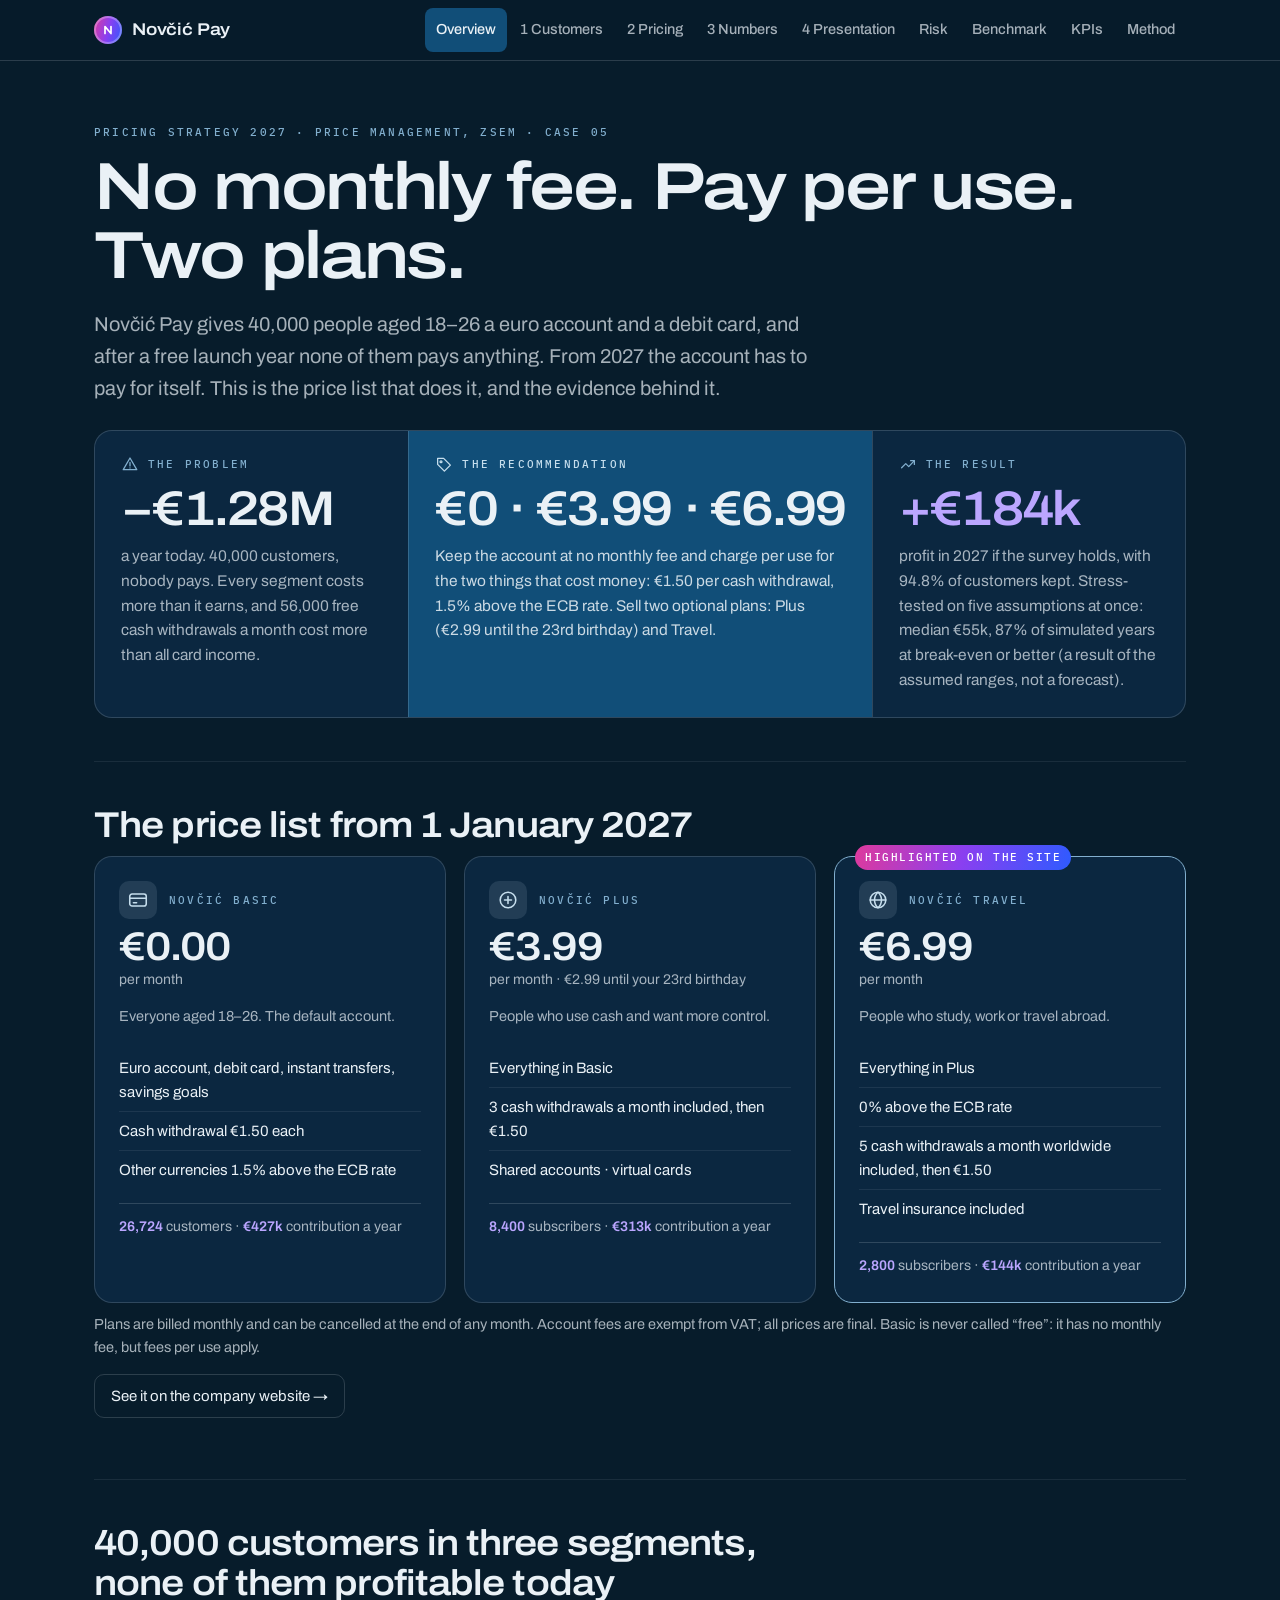
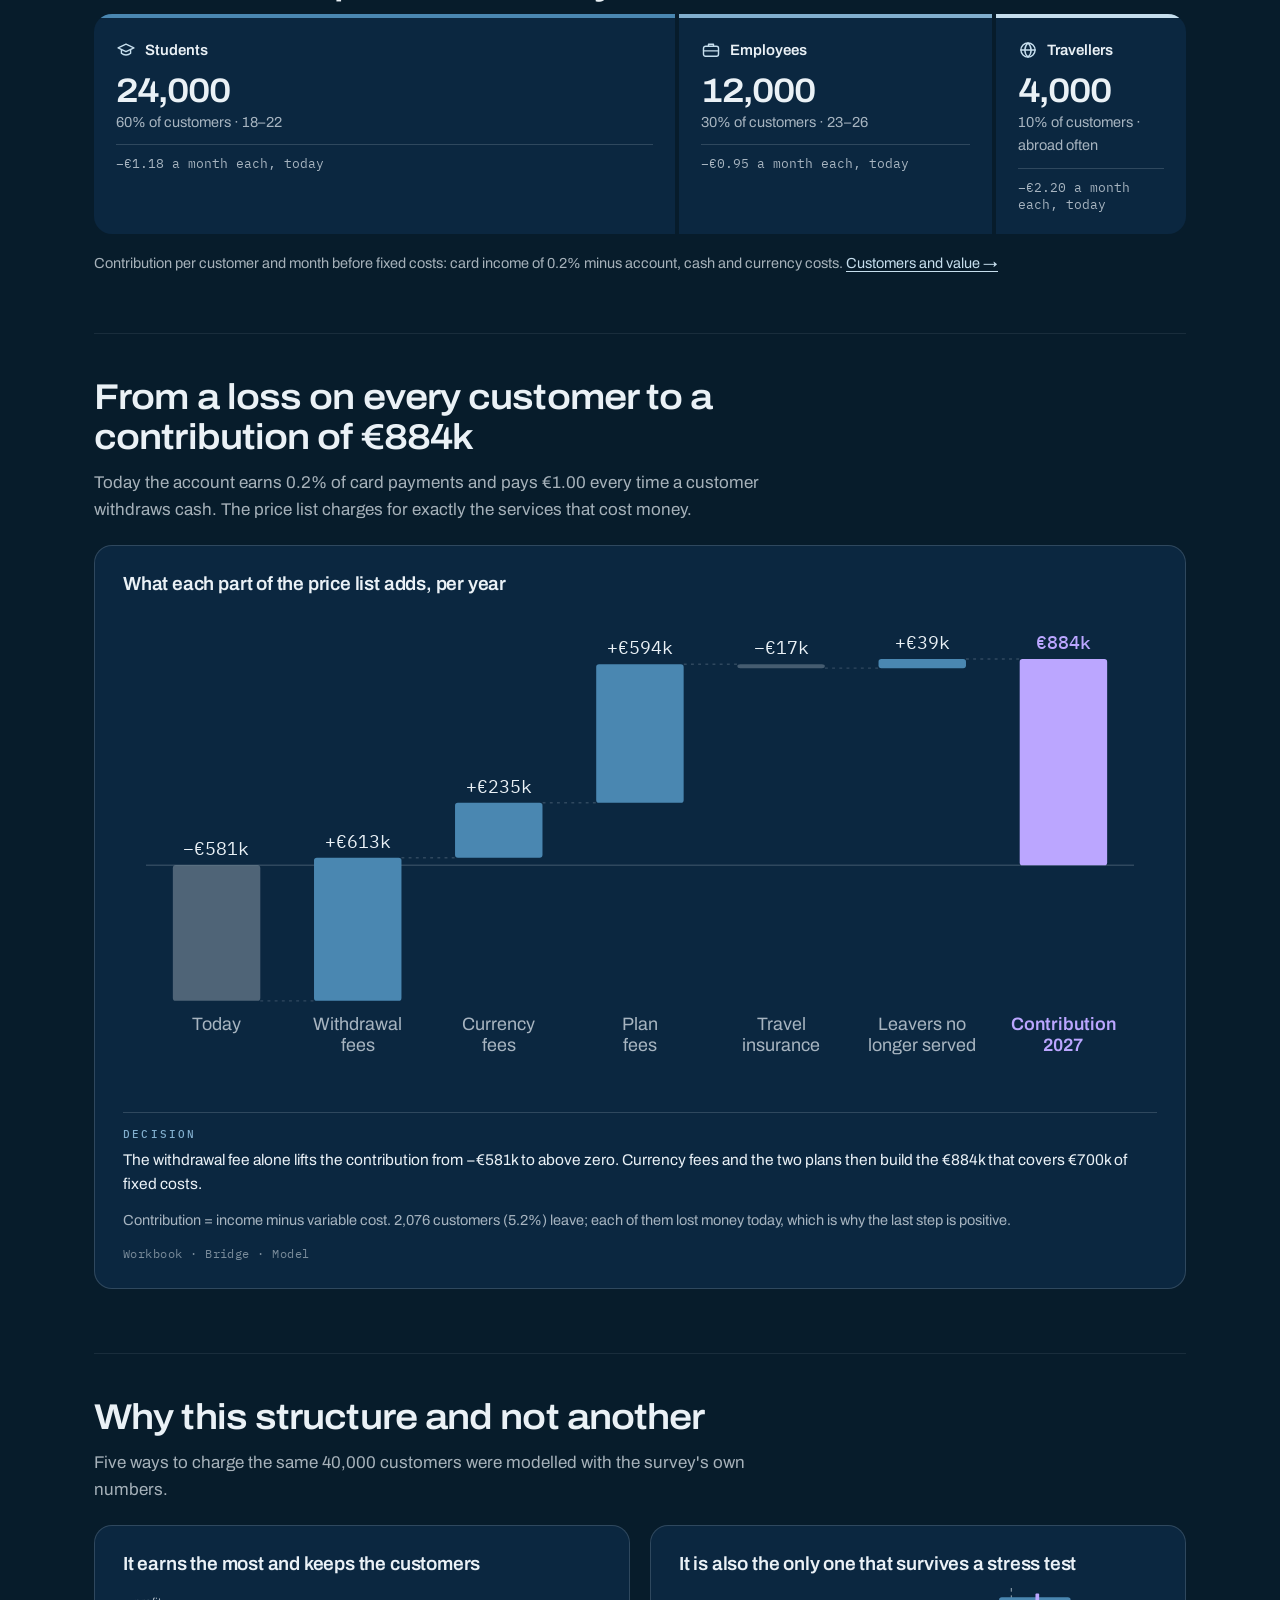
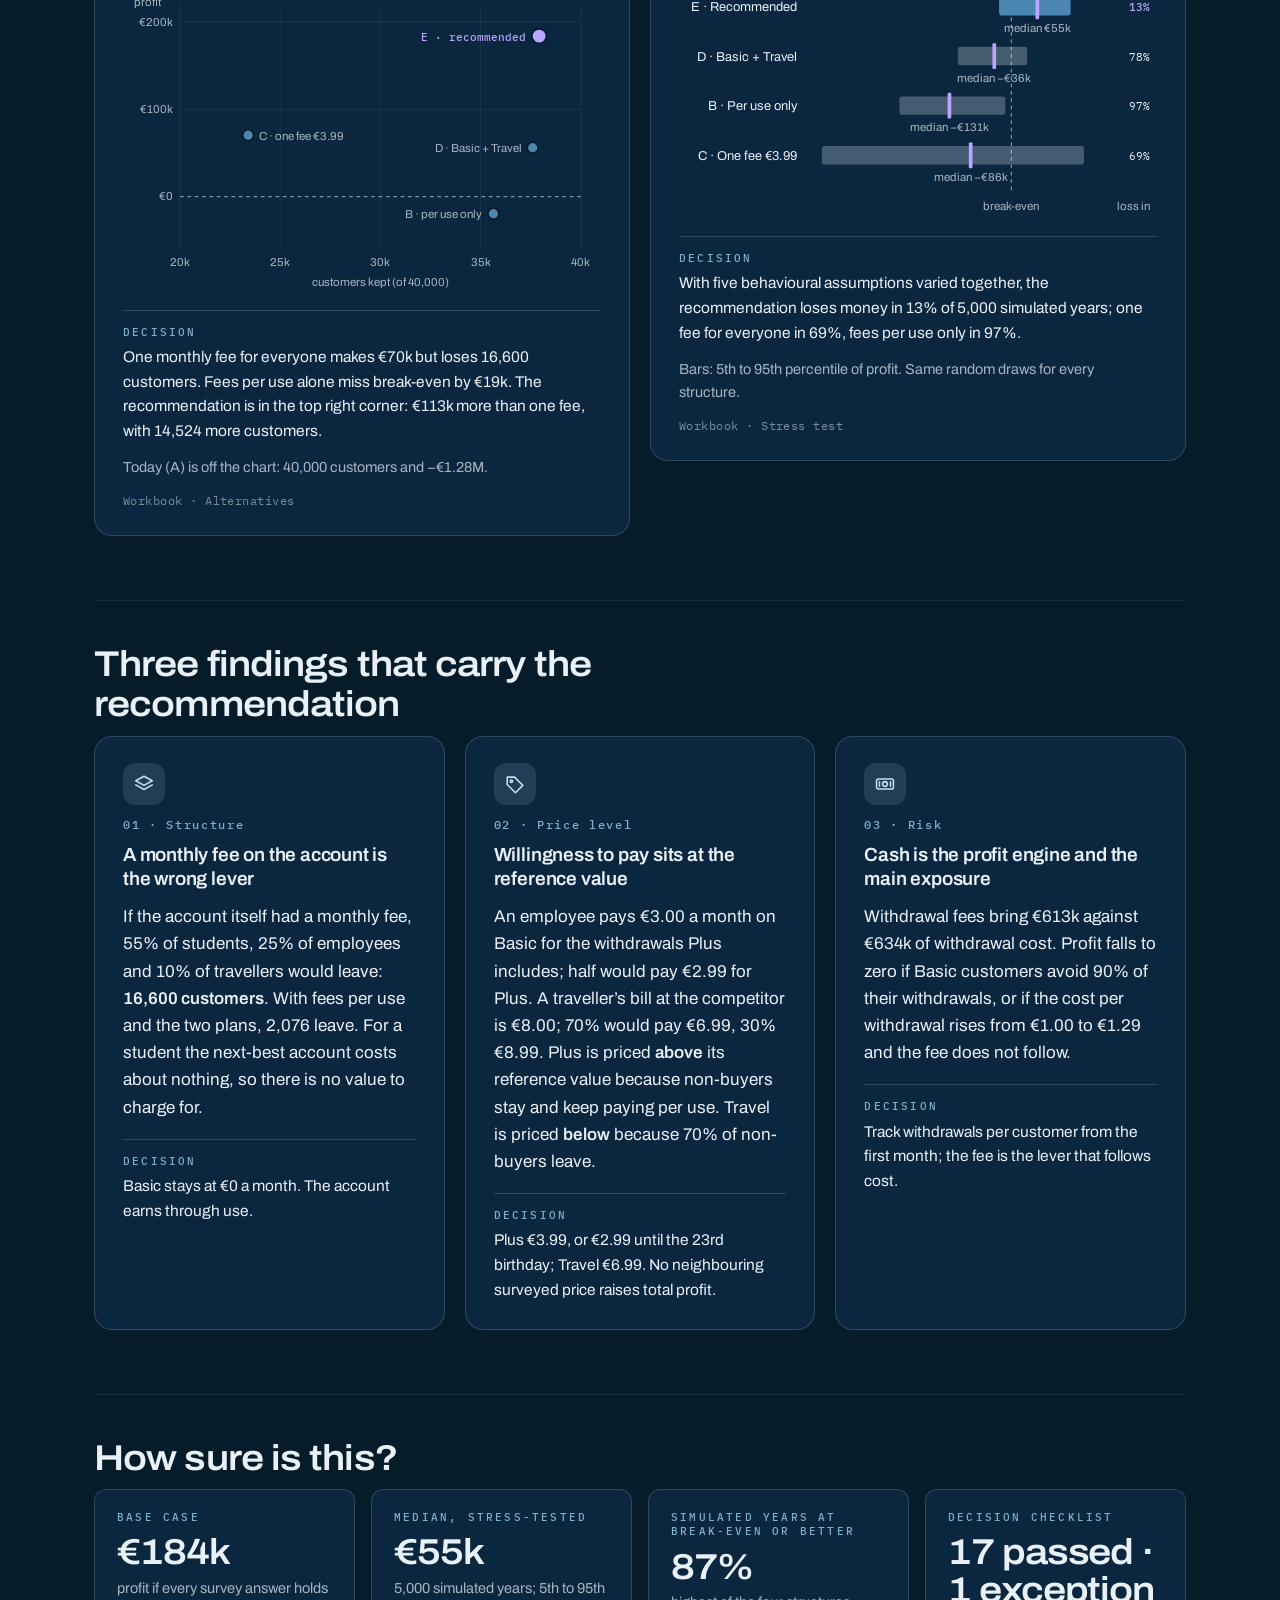
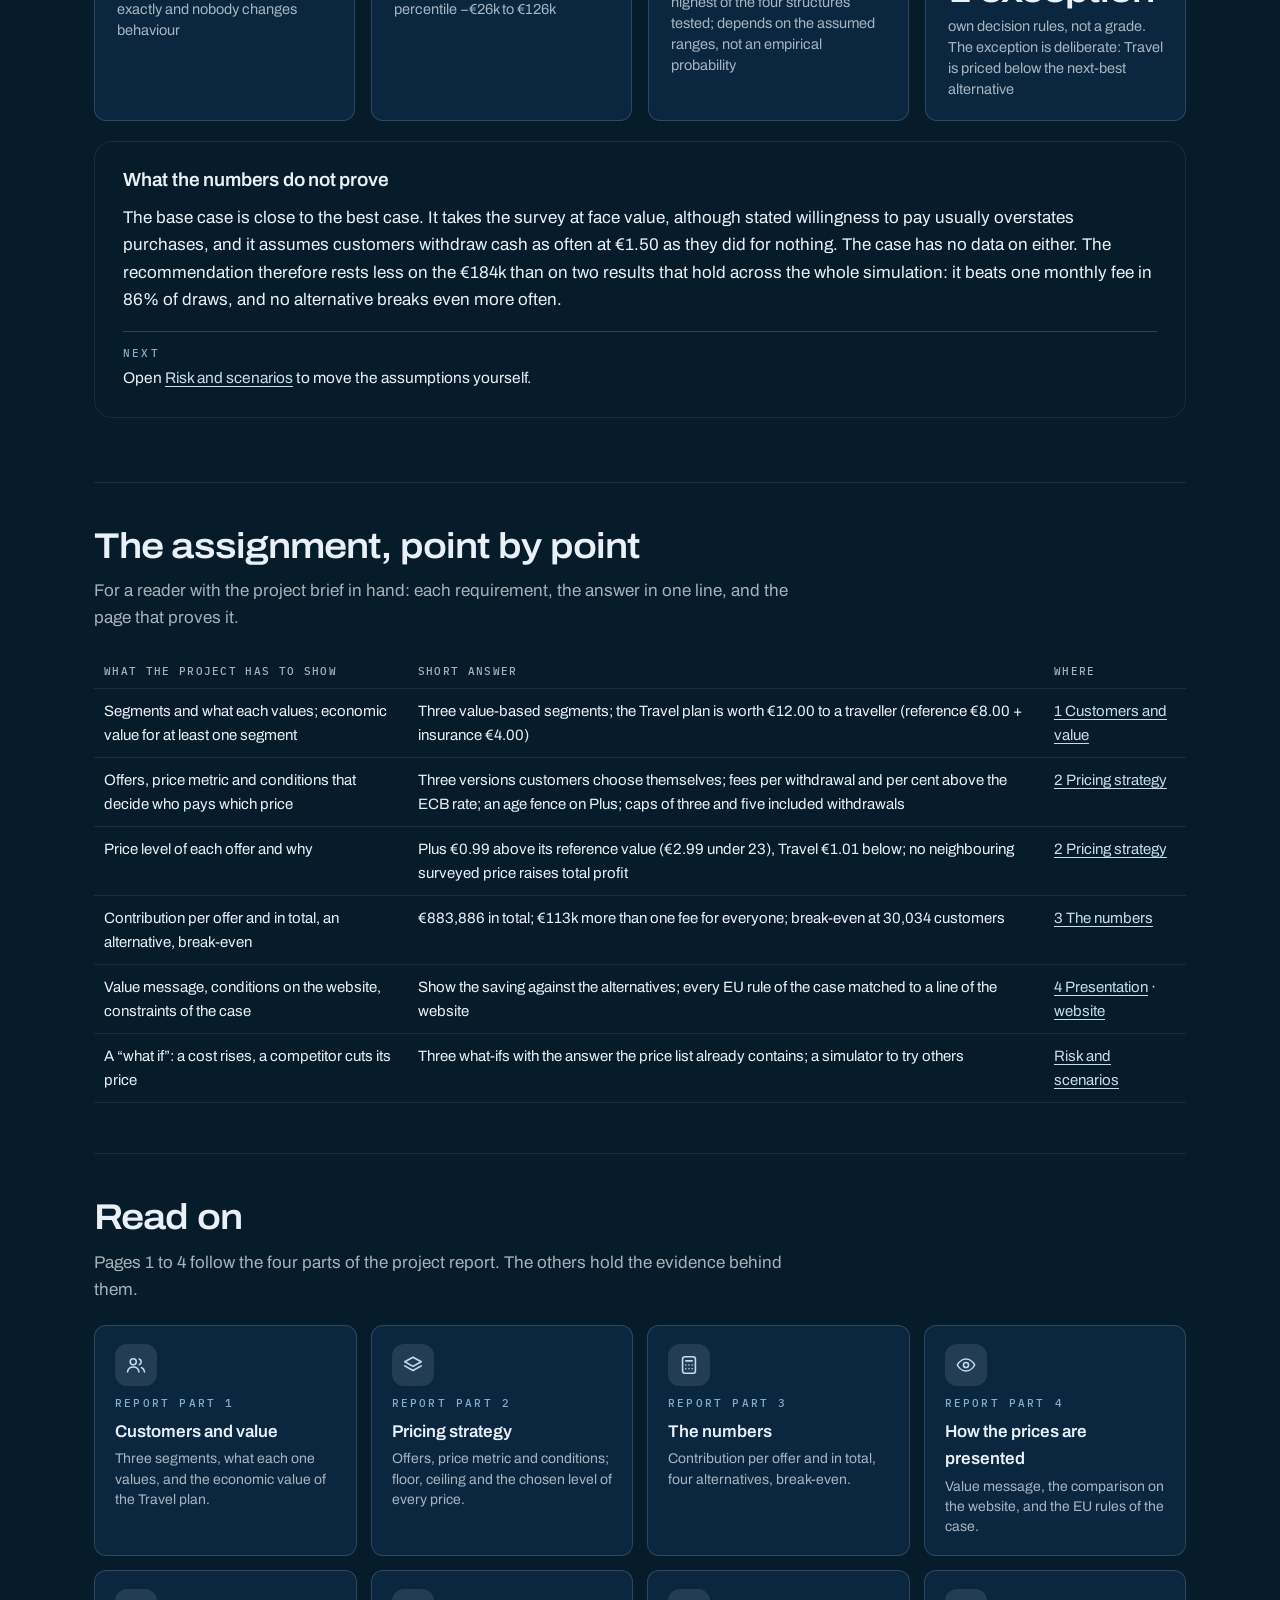
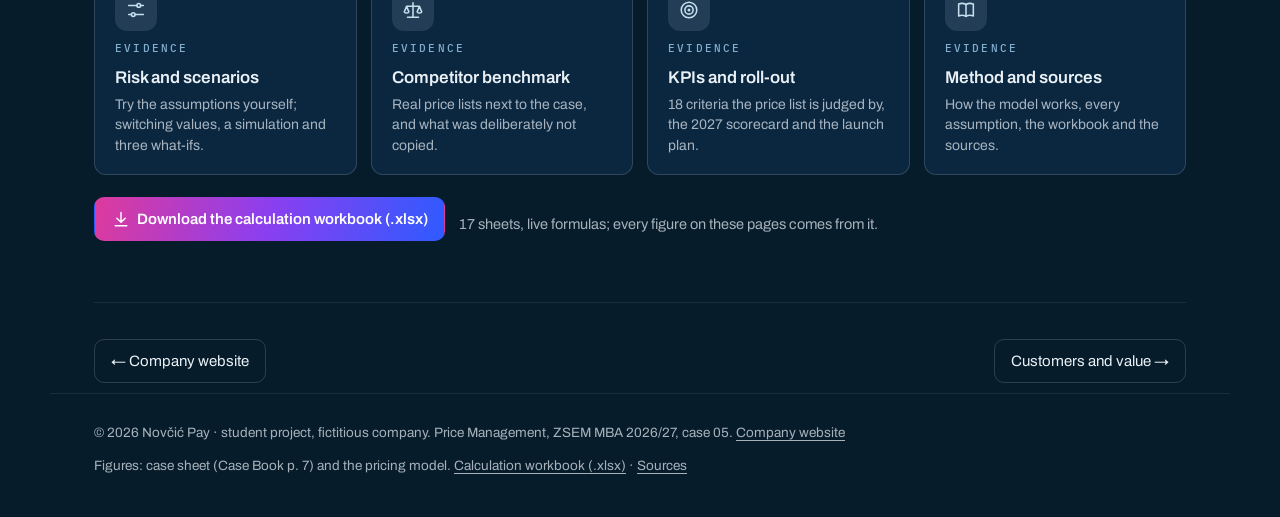
<file: dashboard/index.html>
<!DOCTYPE html>
<html lang="en">
<head>
<meta charset="utf-8">
<meta name="viewport" content="width=device-width, initial-scale=1">
<title>Overview · Novčić Pay pricing strategy 2027</title>
<meta name="description" content="Novčić Pay pricing strategy 2027: The problem, the price list, the result and how sure it is.">
<meta name="theme-color" content="#071C2B">
<link rel="icon" href="data:image/svg+xml,%3Csvg xmlns='http://www.w3.org/2000/svg' viewBox='0 0 32 32'%3E%3Ccircle cx='16' cy='16' r='16' fill='%238A3FF0'/%3E%3Cpath d='M10 23V9l12 14V9' fill='none' stroke='%23FFFFFF' stroke-width='3.2' stroke-linecap='round' stroke-linejoin='round'/%3E%3C/svg%3E">
<link rel="preconnect" href="https://fonts.googleapis.com">
<link rel="preconnect" href="https://fonts.gstatic.com" crossorigin>
<link href="https://fonts.googleapis.com/css2?family=Archivo:wdth,wght@100..125,400..700&family=IBM+Plex+Mono:wght@400;500&display=swap" rel="stylesheet">
<link rel="stylesheet" href="style.css?v=58e51b8b">
</head>
<body>
<a class="skip" href="#main">Skip to content</a>
<header class="top">
  <div class="wrap bar">
    <a class="brand" href="index.html"><i class="mark" aria-hidden="true"><svg viewBox="0 0 32 32"><path d="M10 23V9l12 14V9"/></svg></i>Novčić Pay <span>pricing strategy 2027</span></a>
    <nav class="menu" aria-label="Dashboard pages"><a href="index.html" class=cur aria-current=page>Overview</a><a href="customers.html">1 Customers</a><a href="pricing.html">2 Pricing</a><a href="numbers.html">3 Numbers</a><a href="presentation.html">4 Presentation</a><a href="risk.html">Risk</a><a href="benchmark.html">Benchmark</a><a href="kpis.html">KPIs</a><a href="methodology.html">Method</a></nav>
  </div>
</header>
<main class="wrap" id="main">
  <section class="hero">
    <div class="eyebrow">Pricing strategy 2027 · Price Management, ZSEM · case 05</div>
    <h1>No monthly fee. Pay per use. Two plans.</h1>
    <p class="lead">Novčić Pay gives 40,000 people aged 18–26 a euro account and a debit card, and after a free launch year none of them pays anything. From 2027 the account has to pay for itself. This is the price list that does it, and the evidence behind it.
<div class="prr">
  <div><div class="mono lab"><svg class="ico " viewBox="0 0 24 24" aria-hidden="true"><path d="M12 4l9 15.500h-18z"/><path d="M12 10v4.500M12 17.200h.01"/></svg>The problem</div><div class="big">−€1.28M</div>
    <p>a year today. 40,000 customers, nobody pays. Every segment costs more than it earns, and 56,000 free cash withdrawals a month cost more than all card income.</p></div>
  <div class="rec"><div class="mono lab"><svg class="ico " viewBox="0 0 24 24" aria-hidden="true"><path d="M3.500 12.500v-8h8l9 9-8 8z"/><circle cx="8" cy="9" r="1.300"/></svg>The recommendation</div><div class="big">€0 · €3.99 · €6.99</div>
    <p>Keep the account at no monthly fee and charge per use for the two things that cost money: €1.50 per cash withdrawal, 1.5% above the ECB rate. Sell two optional plans: Plus (€2.99 until the 23rd birthday) and Travel.</p></div>
  <div class="res"><div class="mono lab"><svg class="ico " viewBox="0 0 24 24" aria-hidden="true"><path d="M3.500 17l5.500-5.500 4 4 7.500-8"/><path d="M15.500 7.500h5v5"/></svg>The result</div><div class="big">+€184k</div>
    <p>profit in 2027 if the survey holds, with 94.8% of customers kept. Stress-tested on five assumptions at once: median €55k, 87% of simulated years at break-even or better (a result of the assumed ranges, not a forecast).</p></div>
</div></p>
  </section>
  
<section id="prices"><h2>The price list from 1 January 2027</h2>
<div class="plans">
  <div class="plan"><div class="ph"><span class="badge"><svg class="ico " viewBox="0 0 24 24" aria-hidden="true"><rect x="3" y="5.500" width="18" height="13" rx="2.500"/><path d="M3 10h18M7 15h3.500"/></svg></span><div class="mono">Novčić Basic</div></div><div class="price">€0.00</div><div class="unit">per month</div>
    <div class="for">Everyone aged 18–26. The default account.</div>
    <ul><li>Euro account, debit card, instant transfers, savings goals</li><li>Cash withdrawal €1.50 each</li><li>Other currencies 1.5% above the ECB rate</li></ul><div class="earn"><b>26,724</b> customers · <b>€427k</b> contribution a year</div></div>
  <div class="plan"><div class="ph"><span class="badge"><svg class="ico " viewBox="0 0 24 24" aria-hidden="true"><circle cx="12" cy="12" r="8.500"/><path d="M12 8.200v7.600M8.200 12h7.600"/></svg></span><div class="mono">Novčić Plus</div></div><div class="price">€3.99</div><div class="unit">per month · €2.99 until your 23rd birthday</div>
    <div class="for">People who use cash and want more control.</div>
    <ul><li>Everything in Basic</li><li>3 cash withdrawals a month included, then €1.50</li><li>Shared accounts · virtual cards</li></ul><div class="earn"><b>8,400</b> subscribers · <b>€313k</b> contribution a year</div></div>
  <div class="plan rec"><div class="tag">Highlighted on the site</div><div class="ph"><span class="badge"><svg class="ico " viewBox="0 0 24 24" aria-hidden="true"><circle cx="12" cy="12" r="8.500"/><path d="M3.500 12h17M12 3.500c2.600 2.400 3.800 5.200 3.800 8.500s-1.200 6.100-3.800 8.500c-2.600-2.400-3.800-5.200-3.800-8.500s1.200-6.100 3.800-8.500z"/></svg></span><div class="mono">Novčić Travel</div></div><div class="price">€6.99</div><div class="unit">per month</div>
    <div class="for">People who study, work or travel abroad.</div>
    <ul><li>Everything in Plus</li><li>0% above the ECB rate</li><li>5 cash withdrawals a month worldwide included, then €1.50</li><li>Travel insurance included</li></ul><div class="earn"><b>2,800</b> subscribers · <b>€144k</b> contribution a year</div></div>
</div>
<p class="small">Plans are billed monthly and can be cancelled at the end of any month. Account fees are exempt from VAT; all prices are final. Basic is never called “free”: it has no monthly fee, but fees per use apply.</p>
<p style="margin-top:14px"><a class="btn" href="../#pricing">See it on the company website →</a></p></section>
<section><h2>40,000 customers in three segments, none of them profitable today</h2><div class="segbar"><div class="seg" style="flex:24000"><div class="seghead"><svg class="ico " viewBox="0 0 24 24" aria-hidden="true"><path d="M2.500 9.500l9.500-4.500 9.500 4.500-9.500 4.500z"/><path d="M6.500 11.700v4.300c1.500 1.300 3.300 2 5.500 2s4-.7 5.500-2v-4.300"/></svg><b>Students</b></div><div class="segbig">24,000</div><div class="segsub">60% of customers · 18–22</div><div class="segloss">−€1.18 a month each, today</div></div><div class="seg" style="flex:12000"><div class="seghead"><svg class="ico " viewBox="0 0 24 24" aria-hidden="true"><rect x="3" y="7.500" width="18" height="12" rx="2.500"/><path d="M9 7.500v-2.500h6v2.500M3 13h18"/></svg><b>Employees</b></div><div class="segbig">12,000</div><div class="segsub">30% of customers · 23–26</div><div class="segloss">−€0.95 a month each, today</div></div><div class="seg" style="flex:4000"><div class="seghead"><svg class="ico " viewBox="0 0 24 24" aria-hidden="true"><circle cx="12" cy="12" r="8.500"/><path d="M3.500 12h17M12 3.500c2.600 2.400 3.800 5.200 3.800 8.500s-1.200 6.100-3.800 8.500c-2.600-2.400-3.800-5.200-3.800-8.500s1.200-6.100 3.800-8.500z"/></svg><b>Travellers</b></div><div class="segbig">4,000</div><div class="segsub">10% of customers · abroad often</div><div class="segloss">−€2.20 a month each, today</div></div></div><p class="small">Contribution per customer and month before fixed costs: card income of 0.2% minus account, cash and currency costs. <a href="customers.html">Customers and value →</a></p></section>
<section><h2>From a loss on every customer to a contribution of €884k</h2><p class="intro">Today the account earns 0.2% of card payments and pays €1.00 every time a customer withdraws cash. The price list charges for exactly the services that cost money.</p><article class="card "><h3>What each part of the price list adds, per year</h3><div class="cw"><svg class="chart wide" viewBox="0 0 720 330" role="img" aria-label="bridge from today to the recommended price list">
<line x1="16" y1="173.6" x2="704" y2="173.6" class="axis"/>
<rect x="34.7" y="173.6" width="60.9" height="94.4" rx="2" class="bar base"/>
<text x="65.1" y="166.6" text-anchor="middle" class="val">−€581k</text>
<line x1="95.6" y1="268.0" x2="133.0" y2="268.0" class="link"/>
<text x="65.1" y="288" text-anchor="middle" class="lbl sm">Today</text>
<rect x="133.0" y="168.4" width="60.9" height="99.6" rx="2" class="bar"/>
<text x="163.4" y="161.4" text-anchor="middle" class="val">+€613k</text>
<line x1="193.9" y1="168.4" x2="231.2" y2="168.4" class="link"/>
<text x="163.4" y="288" text-anchor="middle" class="lbl sm">Withdrawal</text><text x="163.4" y="303" text-anchor="middle" class="lbl sm">fees</text>
<rect x="231.2" y="130.1" width="60.9" height="38.2" rx="2" class="bar"/>
<text x="261.7" y="123.1" text-anchor="middle" class="val">+€235k</text>
<line x1="292.2" y1="130.1" x2="329.5" y2="130.1" class="link"/>
<text x="261.7" y="288" text-anchor="middle" class="lbl sm">Currency</text><text x="261.7" y="303" text-anchor="middle" class="lbl sm">fees</text>
<rect x="329.5" y="33.6" width="60.9" height="96.5" rx="2" class="bar"/>
<text x="360.0" y="26.6" text-anchor="middle" class="val">+€594k</text>
<line x1="390.5" y1="33.6" x2="427.8" y2="33.6" class="link"/>
<text x="360.0" y="288" text-anchor="middle" class="lbl sm">Plan</text><text x="360.0" y="303" text-anchor="middle" class="lbl sm">fees</text>
<rect x="427.8" y="33.6" width="60.9" height="2.7" rx="2" class="bar neg"/>
<text x="458.3" y="26.6" text-anchor="middle" class="val">−€17k</text>
<line x1="488.8" y1="36.3" x2="526.1" y2="36.3" class="link"/>
<text x="458.3" y="288" text-anchor="middle" class="lbl sm">Travel</text><text x="458.3" y="303" text-anchor="middle" class="lbl sm">insurance</text>
<rect x="526.1" y="30.0" width="60.9" height="6.3" rx="2" class="bar"/>
<text x="556.6" y="23.0" text-anchor="middle" class="val">+€39k</text>
<line x1="587.0" y1="30.0" x2="624.4" y2="30.0" class="link"/>
<text x="556.6" y="288" text-anchor="middle" class="lbl sm">Leavers no</text><text x="556.6" y="303" text-anchor="middle" class="lbl sm">longer served</text>
<rect x="624.4" y="30.0" width="60.9" height="143.6" rx="2" class="bar hi"/>
<text x="654.9" y="23.0" text-anchor="middle" class="val hi">€884k</text>
<text x="654.9" y="288" text-anchor="middle" class="lbl sm strong">Contribution</text><text x="654.9" y="303" text-anchor="middle" class="lbl sm strong">2027</text>
</svg></div><p class="decision"><span class="mono">Decision</span>The withdrawal fee alone lifts the contribution from −€581k to above zero. Currency fees and the two plans then build the €884k that covers €700k of fixed costs.</p><p class="note">Contribution = income minus variable cost. 2,076 customers (5.2%) leave; each of them lost money today, which is why the last step is positive.</p><p class="src">Workbook · Bridge · Model</p></article></section>
<section><h2>Why this structure and not another</h2><p class="intro">Five ways to charge the same 40,000 customers were modelled with the survey's own numbers.</p>
<div class="grid2">
<article class="card "><h3>It earns the most and keeps the customers</h3><svg class="chart" viewBox="0 0 520 330" role="img" aria-label="profit against customers kept, by price structure">
<line x1="62" y1="227.0" x2="498" y2="227.0" class="axis dashed"/><text x="54" y="231.0" text-anchor="end" class="lbl sm">€0</text>
<line x1="62" y1="132.0" x2="498" y2="132.0" class="grid"/><text x="54" y="136.0" text-anchor="end" class="lbl sm">€100k</text>
<line x1="62" y1="37.0" x2="498" y2="37.0" class="grid"/><text x="54" y="41.0" text-anchor="end" class="lbl sm">€200k</text>
<line x1="62.0" y1="18" x2="62.0" y2="284" class="grid"/><text x="62.0" y="302" text-anchor="middle" class="lbl sm">20k</text>
<line x1="171.0" y1="18" x2="171.0" y2="284" class="grid"/><text x="171.0" y="302" text-anchor="middle" class="lbl sm">25k</text>
<line x1="280.0" y1="18" x2="280.0" y2="284" class="grid"/><text x="280.0" y="302" text-anchor="middle" class="lbl sm">30k</text>
<line x1="389.0" y1="18" x2="389.0" y2="284" class="grid"/><text x="389.0" y="302" text-anchor="middle" class="lbl sm">35k</text>
<line x1="498.0" y1="18" x2="498.0" y2="284" class="grid"/><text x="498.0" y="302" text-anchor="middle" class="lbl sm">40k</text>
<text x="280.0" y="324" text-anchor="middle" class="lbl sm">customers kept (of 40,000)</text>
<text x="12" y="20" class="lbl sm">profit</text>
<circle cx="403.0" cy="245.5" r="6" class="dot dim"/>
<text x="391.0" y="250.5" text-anchor="end" class="lbl sm">B · per use only</text>
<circle cx="136.1" cy="160.1" r="6" class="dot dim"/>
<text x="148.1" y="165.1" text-anchor="start" class="lbl sm">C · one fee €3.99</text>
<circle cx="445.7" cy="173.7" r="6" class="dot dim"/>
<text x="433.7" y="178.7" text-anchor="end" class="lbl sm">D · Basic + Travel</text>
<circle cx="452.7" cy="52.3" r="8" class="dot hi"/>
<text x="438.7" y="57.3" text-anchor="end" class="val hi">E · recommended</text>
</svg><p class="decision"><span class="mono">Decision</span>One monthly fee for everyone makes €70k but loses 16,600 customers. Fees per use alone miss break-even by €19k. The recommendation is in the top right corner: €113k more than one fee, with 14,524 more customers.</p><p class="note">Today (A) is off the chart: 40,000 customers and −€1.28M.</p><p class="src">Workbook · Alternatives</p></article>
<article class="card "><h3>It is also the only one that survives a stress test</h3><svg class="chart" viewBox="0 0 520 250" role="img" aria-label="simulated profit range by price structure">
<line x1="361.5" y1="0" x2="361.5" y2="224" class="axis dashed"/><text x="361.5" y="242" text-anchor="middle" class="lbl sm">break-even</text>
<text x="512" y="242" text-anchor="end" class="lbl sm">loss in</text>
<text x="128" y="25.0" text-anchor="end" class="lbl">E · Recommended</text>
<rect x="348.2" y="10" width="77.8" height="20" rx="3" class="bar"/>
<rect x="387.8" y="6" width="4" height="28" rx="1" class="bar hi"/>
<text x="389.8" y="48" text-anchor="middle" class="lbl sm">median €55k</text>
<text x="512" y="25.0" text-anchor="end" class="val hi">13%</text>
<text x="128" y="79.0" text-anchor="end" class="lbl">D · Basic + Travel</text>
<rect x="303.3" y="64" width="75.4" height="20" rx="3" class="bar neg"/>
<rect x="341.0" y="60" width="4" height="28" rx="1" class="bar hi"/>
<text x="343.0" y="102" text-anchor="middle" class="lbl sm">median −€36k</text>
<text x="512" y="79.0" text-anchor="end" class="val">78%</text>
<text x="128" y="133.0" text-anchor="end" class="lbl">B · Per use only</text>
<rect x="239.8" y="118" width="115.2" height="20" rx="3" class="bar neg"/>
<rect x="292.2" y="114" width="4" height="28" rx="1" class="bar hi"/>
<text x="294.2" y="156" text-anchor="middle" class="lbl sm">median −€131k</text>
<text x="512" y="133.0" text-anchor="end" class="val">97%</text>
<text x="128" y="187.0" text-anchor="end" class="lbl">C · One fee €3.99</text>
<rect x="155.4" y="172" width="285.2" height="20" rx="3" class="bar neg"/>
<rect x="315.3" y="168" width="4" height="28" rx="1" class="bar hi"/>
<text x="317.3" y="210" text-anchor="middle" class="lbl sm">median −€86k</text>
<text x="512" y="187.0" text-anchor="end" class="val">69%</text>
</svg><p class="decision"><span class="mono">Decision</span>With five behavioural assumptions varied together, the recommendation loses money in 13% of 5,000 simulated years; one fee for everyone in 69%, fees per use only in 97%.</p><p class="note">Bars: 5th to 95th percentile of profit. Same random draws for every structure.</p><p class="src">Workbook · Stress test</p></article>
</div></section>
<section><h2>Three findings that carry the recommendation</h2>
<div class="grid3">
<article class="card "><h3><span class="badge"><svg class="ico " viewBox="0 0 24 24" aria-hidden="true"><path d="M12 3.500l9 5-9 5-9-5z"/><path d="M3 13l9 5 9-5"/></svg></span><span class="num">01 · Structure</span>A monthly fee on the account is the wrong lever</h3><p>If the account itself had a monthly fee, 55% of students, 25% of employees and 10% of travellers would leave: <strong>16,600 customers</strong>. With fees per use and the two plans, 2,076 leave. For a student the next-best account costs about nothing, so there is no value to charge for.</p><p class="decision"><span class="mono">Decision</span>Basic stays at €0 a month. The account earns through use.</p></article>
<article class="card "><h3><span class="badge"><svg class="ico " viewBox="0 0 24 24" aria-hidden="true"><path d="M3.500 12.500v-8h8l9 9-8 8z"/><circle cx="8" cy="9" r="1.300"/></svg></span><span class="num">02 · Price level</span>Willingness to pay sits at the reference value</h3><p>An employee pays €3.00 a month on Basic for the withdrawals Plus includes; half would pay €2.99 for Plus. A traveller’s bill at the competitor is €8.00; 70% would pay €6.99, 30% €8.99. Plus is priced <strong>above</strong> its reference value because non-buyers stay and keep paying per use. Travel is priced <strong>below</strong> because 70% of non-buyers leave.</p><p class="decision"><span class="mono">Decision</span>Plus €3.99, or €2.99 until the 23rd birthday; Travel €6.99. No neighbouring surveyed price raises total profit.</p></article>
<article class="card "><h3><span class="badge"><svg class="ico " viewBox="0 0 24 24" aria-hidden="true"><rect x="2.800" y="6.500" width="18.400" height="11" rx="2"/><circle cx="12" cy="12" r="2.600"/><path d="M6 9.500v5M18 9.500v5"/></svg></span><span class="num">03 · Risk</span>Cash is the profit engine and the main exposure</h3><p>Withdrawal fees bring €613k against €634k of withdrawal cost. Profit falls to zero if Basic customers avoid 90% of their withdrawals, or if the cost per withdrawal rises from €1.00 to €1.29 and the fee does not follow.</p><p class="decision"><span class="mono">Decision</span>Track withdrawals per customer from the first month; the fee is the lever that follows cost.</p></article>
</div></section>
<section><h2>How sure is this?</h2>
<div class="tiles"><div class="tile"><div class="mono">Base case</div><div class="big">€184k</div><div class="sub">profit if every survey answer holds exactly and nobody changes behaviour</div></div><div class="tile"><div class="mono">Median, stress-tested</div><div class="big">€55k</div><div class="sub">5,000 simulated years; 5th to 95th percentile −€26k to €126k</div></div><div class="tile"><div class="mono">Simulated years at break-even or better</div><div class="big">87%</div><div class="sub">highest of the four structures tested; depends on the assumed ranges, not an empirical probability</div></div><div class="tile"><div class="mono">Decision checklist</div><div class="big">17 passed · 1 exception</div><div class="sub">own decision rules, not a grade. The exception is deliberate: Travel is priced below the next-best alternative</div></div></div>
<article class="card plain"><h3>What the numbers do not prove</h3><p>The base case is close to the best case. It takes the survey at face value, although stated willingness to pay usually overstates purchases, and it assumes customers withdraw cash as often at €1.50 as they did for nothing. The case has no data on either. The recommendation therefore rests less on the €184k than on two results that hold across the whole simulation: it beats one monthly fee in 86% of draws, and no alternative breaks even more often.</p><p class="decision"><span class="mono">Next</span>Open <a href="risk.html">Risk and scenarios</a> to move the assumptions yourself.</p></article></section>
<section><h2>The assignment, point by point</h2><p class="intro">For a reader with the project brief in hand: each requirement, the answer in one line, and the page that proves it.</p><div class="tablewrap"><table class=""><thead><tr><th>What the project has to show</th><th>Short answer</th><th>Where</th></tr></thead><tbody><tr><td>Segments and what each values; economic value for at least one segment</td><td>Three value-based segments; the Travel plan is worth €12.00 to a traveller (reference €8.00 + insurance €4.00)</td><td><a href="customers.html">1 Customers and value</a></td></tr><tr><td>Offers, price metric and conditions that decide who pays which price</td><td>Three versions customers choose themselves; fees per withdrawal and per cent above the ECB rate; an age fence on Plus; caps of three and five included withdrawals</td><td><a href="pricing.html">2 Pricing strategy</a></td></tr><tr><td>Price level of each offer and why</td><td>Plus €0.99 above its reference value (€2.99 under 23), Travel €1.01 below; no neighbouring surveyed price raises total profit</td><td><a href="pricing.html">2 Pricing strategy</a></td></tr><tr><td>Contribution per offer and in total, an alternative, break-even</td><td>€883,886 in total; €113k more than one fee for everyone; break-even at 30,034 customers</td><td><a href="numbers.html">3 The numbers</a></td></tr><tr><td>Value message, conditions on the website, constraints of the case</td><td>Show the saving against the alternatives; every EU rule of the case matched to a line of the website</td><td><a href="presentation.html">4 Presentation</a> · <a href="../#pricing">website</a></td></tr><tr><td>A “what if”: a cost rises, a competitor cuts its price</td><td>Three what-ifs with the answer the price list already contains; a simulator to try others</td><td><a href="risk.html">Risk and scenarios</a></td></tr></tbody></table></div></section>
<section><h2>Read on</h2><p class="intro">Pages 1 to 4 follow the four parts of the project report. The others hold the evidence behind them.</p><div class="toc"><a href="customers.html"><span class="badge"><svg class="ico " viewBox="0 0 24 24" aria-hidden="true"><circle cx="9" cy="8.500" r="3.300"/><path d="M2.800 19.500c.5-3.300 3-5.300 6.200-5.300s5.700 2 6.200 5.300M15.500 5.500a3.300 3.300 0 0 1 0 6.200M18 14.700c1.800.8 3 2.400 3.300 4.800"/></svg></span><span class="mono" style="display:block">Report part 1</span><b>Customers and value</b><span class="d">Three segments, what each one values, and the economic value of the Travel plan.</span></a><a href="pricing.html"><span class="badge"><svg class="ico " viewBox="0 0 24 24" aria-hidden="true"><path d="M12 3.500l9 5-9 5-9-5z"/><path d="M3 13l9 5 9-5"/></svg></span><span class="mono" style="display:block">Report part 2</span><b>Pricing strategy</b><span class="d">Offers, price metric and conditions; floor, ceiling and the chosen level of every price.</span></a><a href="numbers.html"><span class="badge"><svg class="ico " viewBox="0 0 24 24" aria-hidden="true"><rect x="5" y="3" width="14" height="18" rx="2.500"/><path d="M8.500 7.500h7M8.500 12h.01M12 12h.01M15.500 12h.01M8.500 16h.01M12 16h.01M15.500 16h.01"/></svg></span><span class="mono" style="display:block">Report part 3</span><b>The numbers</b><span class="d">Contribution per offer and in total, four alternatives, break-even.</span></a><a href="presentation.html"><span class="badge"><svg class="ico " viewBox="0 0 24 24" aria-hidden="true"><path d="M2.500 12s3.500-6.500 9.500-6.500 9.500 6.500 9.500 6.500-3.500 6.500-9.500 6.500S2.500 12 2.500 12z"/><circle cx="12" cy="12" r="2.800"/></svg></span><span class="mono" style="display:block">Report part 4</span><b>How the prices are presented</b><span class="d">Value message, the comparison on the website, and the EU rules of the case.</span></a><a href="risk.html"><span class="badge"><svg class="ico " viewBox="0 0 24 24" aria-hidden="true"><path d="M4 7h9M17 7h3M4 17h3M11 17h9"/><circle cx="15" cy="7" r="2"/><circle cx="9" cy="17" r="2"/></svg></span><span class="mono" style="display:block">Evidence</span><b>Risk and scenarios</b><span class="d">Try the assumptions yourself; switching values, a simulation and three what-ifs.</span></a><a href="benchmark.html"><span class="badge"><svg class="ico " viewBox="0 0 24 24" aria-hidden="true"><path d="M12 4v16M6 20h12M5 8h14M5 8l-2.500 6a3 3 0 0 0 5 0zM19 8l-2.500 6a3 3 0 0 0 5 0z"/></svg></span><span class="mono" style="display:block">Evidence</span><b>Competitor benchmark</b><span class="d">Real price lists next to the case, and what was deliberately not copied.</span></a><a href="kpis.html"><span class="badge"><svg class="ico " viewBox="0 0 24 24" aria-hidden="true"><circle cx="12" cy="12" r="8.500"/><circle cx="12" cy="12" r="4.500"/><circle cx="12" cy="12" r=".8"/></svg></span><span class="mono" style="display:block">Evidence</span><b>KPIs and roll-out</b><span class="d">18 criteria the price list is judged by, the 2027 scorecard and the launch plan.</span></a><a href="methodology.html"><span class="badge"><svg class="ico " viewBox="0 0 24 24" aria-hidden="true"><path d="M4 5.500c2.500-1 5.500-1 8 .500 2.500-1.500 5.500-1.500 8-.500v13c-2.500-1-5.500-1-8 .500-2.500-1.500-5.500-1.500-8-.500z"/><path d="M12 6v13"/></svg></span><span class="mono" style="display:block">Evidence</span><b>Method and sources</b><span class="d">How the model works, every assumption, the workbook and the sources.</span></a></div><p style="margin-top:22px"><a class="btn solid" href="Novcic-Pay-pricing-calculations.xlsx"><svg class="ico " viewBox="0 0 24 24" aria-hidden="true"><path d="M12 4v11M7 11l5 5 5-5M5 20h14"/></svg>&nbsp; Download the calculation workbook (.xlsx)</a> <span class="small" style="margin-left:10px">17 sheets, live formulas; every figure on these pages comes from it.</span></p></section>

  <nav class="pager" aria-label="Previous and next page"><a href="../">← Company website</a><a href="customers.html">Customers and value →</a></nav>
</main>
<footer class="wrap foot">
  <span>© 2026 Novčić Pay · student project, fictitious company. Price Management, ZSEM MBA 2026/27, case 05. <a href="../">Company website</a></span>
  <span>Figures: case sheet (Case Book p. 7) and the pricing model. <a href="Novcic-Pay-pricing-calculations.xlsx">Calculation workbook (.xlsx)</a> · <a href="methodology.html#sources">Sources</a></span>
</footer>

</body>
</html>
</file>
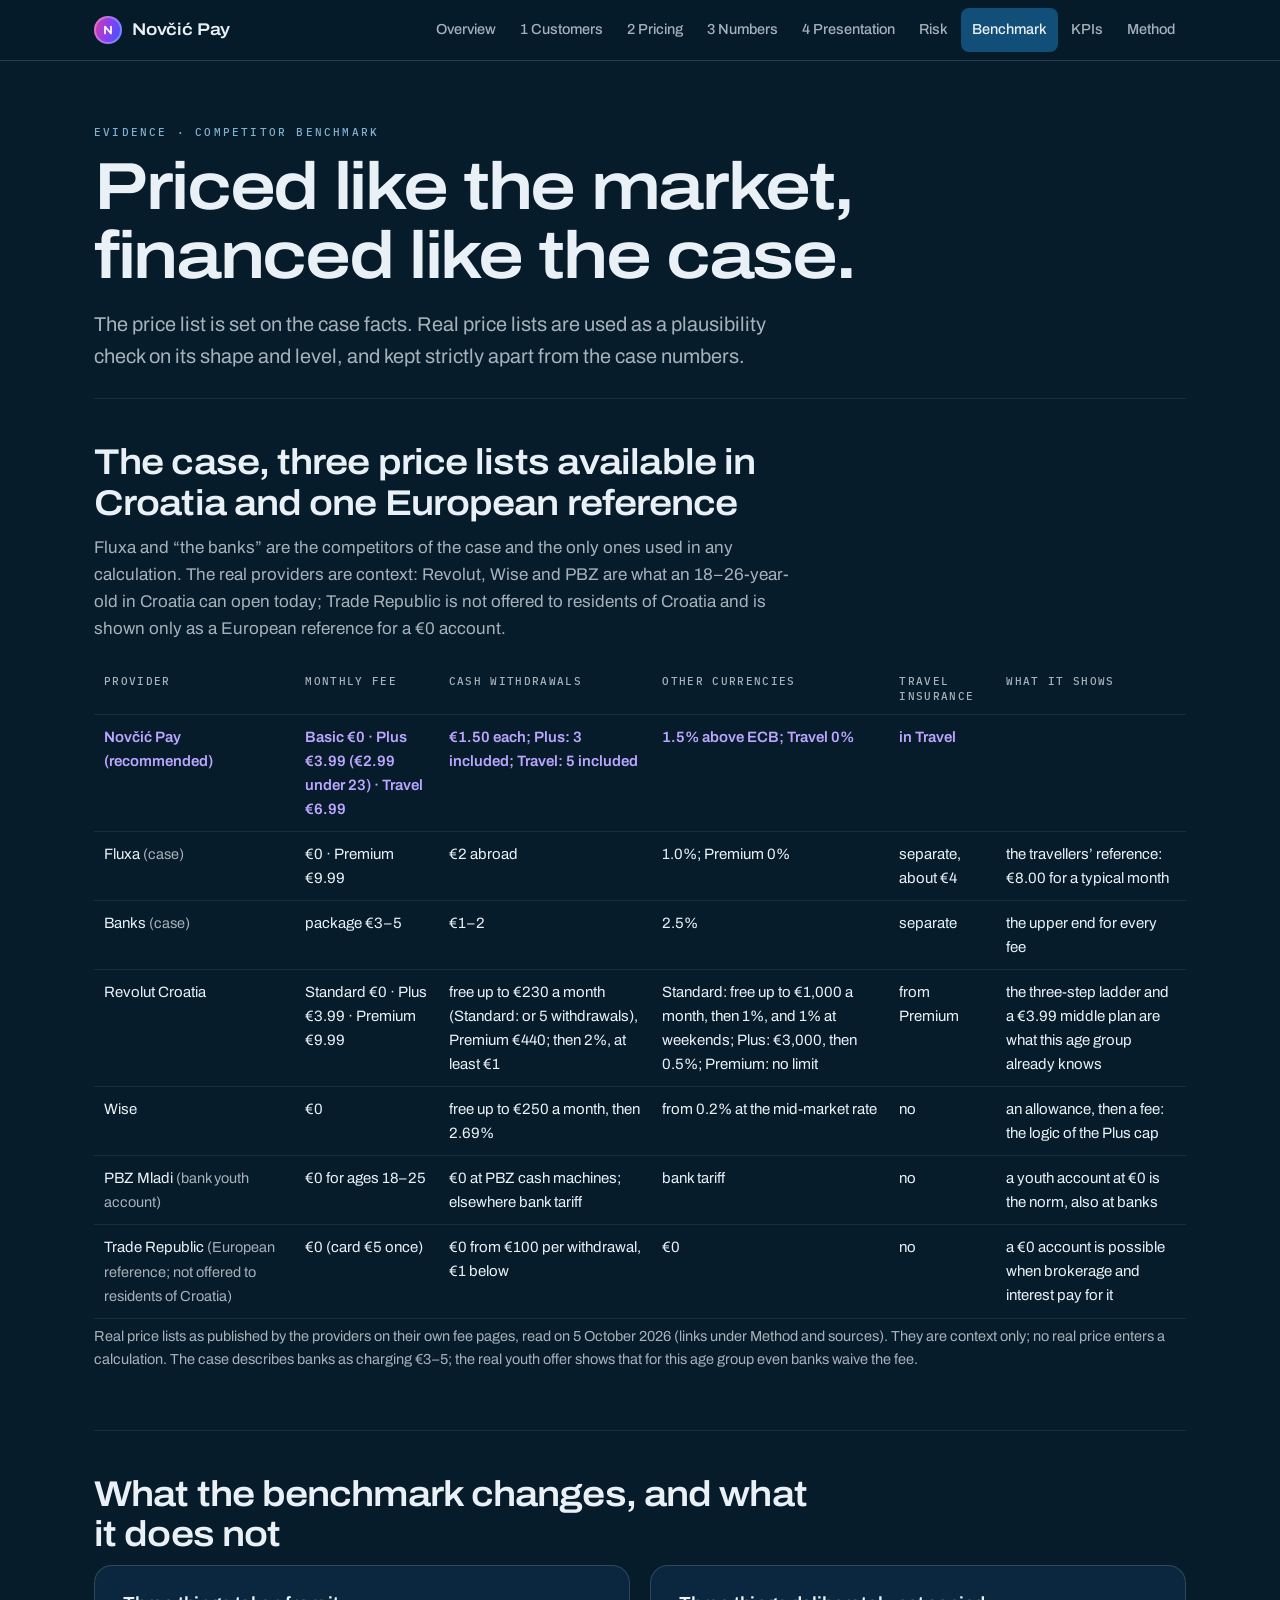
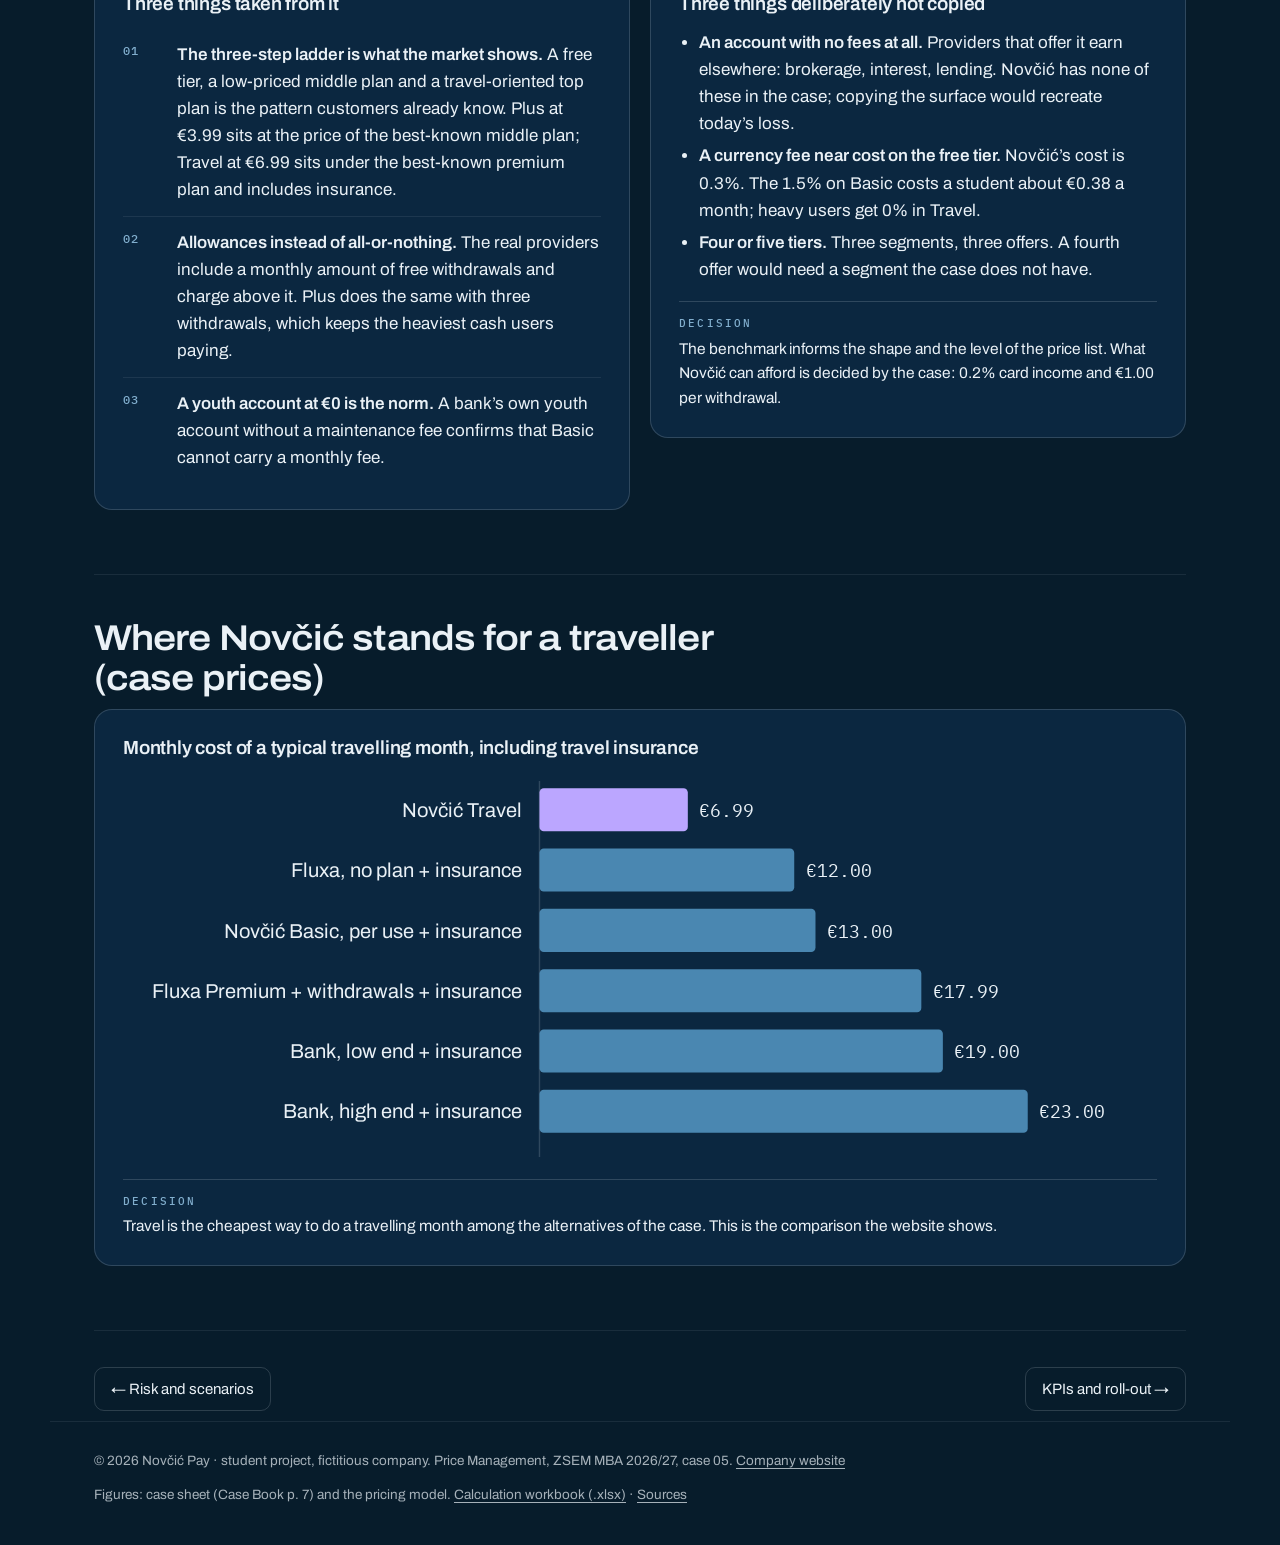
<file: dashboard/benchmark.html>
<!DOCTYPE html>
<html lang="en">
<head>
<meta charset="utf-8">
<meta name="viewport" content="width=device-width, initial-scale=1">
<title>Competitor benchmark · Novčić Pay pricing strategy 2027</title>
<meta name="description" content="Novčić Pay pricing strategy 2027: Real price lists next to the case, and what was deliberately not copied.">
<meta name="theme-color" content="#071C2B">
<link rel="icon" href="data:image/svg+xml,%3Csvg xmlns='http://www.w3.org/2000/svg' viewBox='0 0 32 32'%3E%3Ccircle cx='16' cy='16' r='16' fill='%238A3FF0'/%3E%3Cpath d='M10 23V9l12 14V9' fill='none' stroke='%23FFFFFF' stroke-width='3.2' stroke-linecap='round' stroke-linejoin='round'/%3E%3C/svg%3E">
<link rel="preconnect" href="https://fonts.googleapis.com">
<link rel="preconnect" href="https://fonts.gstatic.com" crossorigin>
<link href="https://fonts.googleapis.com/css2?family=Archivo:wdth,wght@100..125,400..700&family=IBM+Plex+Mono:wght@400;500&display=swap" rel="stylesheet">
<link rel="stylesheet" href="style.css?v=58e51b8b">
</head>
<body>
<a class="skip" href="#main">Skip to content</a>
<header class="top">
  <div class="wrap bar">
    <a class="brand" href="index.html"><i class="mark" aria-hidden="true"><svg viewBox="0 0 32 32"><path d="M10 23V9l12 14V9"/></svg></i>Novčić Pay <span>pricing strategy 2027</span></a>
    <nav class="menu" aria-label="Dashboard pages"><a href="index.html">Overview</a><a href="customers.html">1 Customers</a><a href="pricing.html">2 Pricing</a><a href="numbers.html">3 Numbers</a><a href="presentation.html">4 Presentation</a><a href="risk.html">Risk</a><a href="benchmark.html" class=cur aria-current=page>Benchmark</a><a href="kpis.html">KPIs</a><a href="methodology.html">Method</a></nav>
  </div>
</header>
<main class="wrap" id="main">
  <section class="hero">
    <div class="eyebrow">Evidence · Competitor benchmark</div>
    <h1>Priced like the market, financed like the case.</h1>
    <p class="lead">The price list is set on the case facts. Real price lists are used as a plausibility check on its shape and level, and kept strictly apart from the case numbers.</p>
  </section>
  
<section><h2>The case, three price lists available in Croatia and one European reference</h2><p class="intro">Fluxa and “the banks” are the competitors of the case and the only ones used in any calculation. The real providers are context: Revolut, Wise and PBZ are what an 18–26-year-old in Croatia can open today; Trade Republic is not offered to residents of Croatia and is shown only as a European reference for a €0 account.</p><div class="tablewrap"><table class=""><thead><tr><th>Provider</th><th>Monthly fee</th><th>Cash withdrawals</th><th>Other currencies</th><th>Travel insurance</th><th>What it shows</th></tr></thead><tbody><tr class=hi><td>Novčić Pay (recommended)</td><td>Basic €0 · Plus €3.99 (€2.99 under 23) · Travel €6.99</td><td>€1.50 each; Plus: 3 included; Travel: 5 included</td><td>1.5% above ECB; Travel 0%</td><td>in Travel</td><td></td></tr><tr><td>Fluxa <span class='small'>(case)</span></td><td>€0 · Premium €9.99</td><td>€2 abroad</td><td>1.0%; Premium 0%</td><td>separate, about €4</td><td>the travellers’ reference: €8.00 for a typical month</td></tr><tr><td>Banks <span class='small'>(case)</span></td><td>package €3–5</td><td>€1–2</td><td>2.5%</td><td>separate</td><td>the upper end for every fee</td></tr><tr><td>Revolut Croatia</td><td>Standard €0 · Plus €3.99 · Premium €9.99</td><td>free up to €230 a month (Standard: or 5 withdrawals), Premium €440; then 2%, at least €1</td><td>Standard: free up to €1,000 a month, then 1%, and 1% at weekends; Plus: €3,000, then 0.5%; Premium: no limit</td><td>from Premium</td><td>the three-step ladder and a €3.99 middle plan are what this age group already knows</td></tr><tr><td>Wise</td><td>€0</td><td>free up to €250 a month, then 2.69%</td><td>from 0.2% at the mid-market rate</td><td>no</td><td>an allowance, then a fee: the logic of the Plus cap</td></tr><tr><td>PBZ Mladi <span class='small'>(bank youth account)</span></td><td>€0 for ages 18–25</td><td>€0 at PBZ cash machines; elsewhere bank tariff</td><td>bank tariff</td><td>no</td><td>a youth account at €0 is the norm, also at banks</td></tr><tr><td>Trade Republic <span class='small'>(European reference; not offered to residents of Croatia)</span></td><td>€0 (card €5 once)</td><td>€0 from €100 per withdrawal, €1 below</td><td>€0</td><td>no</td><td>a €0 account is possible when brokerage and interest pay for it</td></tr></tbody></table></div><p class="small">Real price lists as published by the providers on their own fee pages, read on 5 October 2026 (links under Method and sources). They are context only; no real price enters a calculation. The case describes banks as charging €3–5; the real youth offer shows that for this age group even banks waive the fee.</p></section>
<section><h2>What the benchmark changes, and what it does not</h2>
<div class="grid2">
<article class="card "><h3>Three things taken from it</h3><ol class='steps'><li><strong>The three-step ladder is what the market shows.</strong> A free tier, a low-priced middle plan and a travel-oriented top plan is the pattern customers already know. Plus at €3.99 sits at the price of the best-known middle plan; Travel at €6.99 sits under the best-known premium plan and includes insurance.</li><li><strong>Allowances instead of all-or-nothing.</strong> The real providers include a monthly amount of free withdrawals and charge above it. Plus does the same with three withdrawals, which keeps the heaviest cash users paying.</li><li><strong>A youth account at €0 is the norm.</strong> A bank’s own youth account without a maintenance fee confirms that Basic cannot carry a monthly fee.</li></ol></article>
<article class="card "><h3>Three things deliberately not copied</h3><ul><li><strong>An account with no fees at all.</strong> Providers that offer it earn elsewhere: brokerage, interest, lending. Novčić has none of these in the case; copying the surface would recreate today’s loss.</li><li><strong>A currency fee near cost on the free tier.</strong> Novčić’s cost is 0.3%. The 1.5% on Basic costs a student about €0.38 a month; heavy users get 0% in Travel.</li><li><strong>Four or five tiers.</strong> Three segments, three offers. A fourth offer would need a segment the case does not have.</li></ul><p class="decision"><span class="mono">Decision</span>The benchmark informs the shape and the level of the price list. What Novčić can afford is decided by the case: 0.2% card income and €1.00 per withdrawal.</p></article>
</div></section>
<section><h2>Where Novčić stands for a traveller (case prices)</h2><article class="card "><h3>Monthly cost of a typical travelling month, including travel insurance</h3><div class="cw"><svg class="chart wide" viewBox="0 0 720 262" role="img" aria-label="bar chart">
<line x1="290.0" y1="0" x2="290.0" y2="262" class="axis"/>
<text x="278" y="25.0" text-anchor="end" class="lbl">Novčić Travel</text>
<rect x="290.0" y="5" width="103.3" height="30" rx="3" class="bar hi"/>
<text x="401.3" y="25.0" text-anchor="start" class="val">€6.99</text>
<text x="278" y="67.0" text-anchor="end" class="lbl">Fluxa, no plan + insurance</text>
<rect x="290.0" y="47" width="177.4" height="30" rx="3" class="bar"/>
<text x="475.4" y="67.0" text-anchor="start" class="val">€12.00</text>
<text x="278" y="109.0" text-anchor="end" class="lbl">Novčić Basic, per use + insurance</text>
<rect x="290.0" y="89" width="192.2" height="30" rx="3" class="bar"/>
<text x="490.2" y="109.0" text-anchor="start" class="val">€13.00</text>
<text x="278" y="151.0" text-anchor="end" class="lbl">Fluxa Premium + withdrawals + insurance</text>
<rect x="290.0" y="131" width="265.9" height="30" rx="3" class="bar"/>
<text x="563.9" y="151.0" text-anchor="start" class="val">€17.99</text>
<text x="278" y="193.0" text-anchor="end" class="lbl">Bank, low end + insurance</text>
<rect x="290.0" y="173" width="280.9" height="30" rx="3" class="bar"/>
<text x="578.9" y="193.0" text-anchor="start" class="val">€19.00</text>
<text x="278" y="235.0" text-anchor="end" class="lbl">Bank, high end + insurance</text>
<rect x="290.0" y="215" width="340.0" height="30" rx="3" class="bar"/>
<text x="638.0" y="235.0" text-anchor="start" class="val">€23.00</text>
</svg></div><p class="decision"><span class="mono">Decision</span>Travel is the cheapest way to do a travelling month among the alternatives of the case. This is the comparison the website shows.</p></article></section>

  <nav class="pager" aria-label="Previous and next page"><a href="risk.html">← Risk and scenarios</a><a href="kpis.html">KPIs and roll-out →</a></nav>
</main>
<footer class="wrap foot">
  <span>© 2026 Novčić Pay · student project, fictitious company. Price Management, ZSEM MBA 2026/27, case 05. <a href="../">Company website</a></span>
  <span>Figures: case sheet (Case Book p. 7) and the pricing model. <a href="Novcic-Pay-pricing-calculations.xlsx">Calculation workbook (.xlsx)</a> · <a href="methodology.html#sources">Sources</a></span>
</footer>

</body>
</html>
</file>
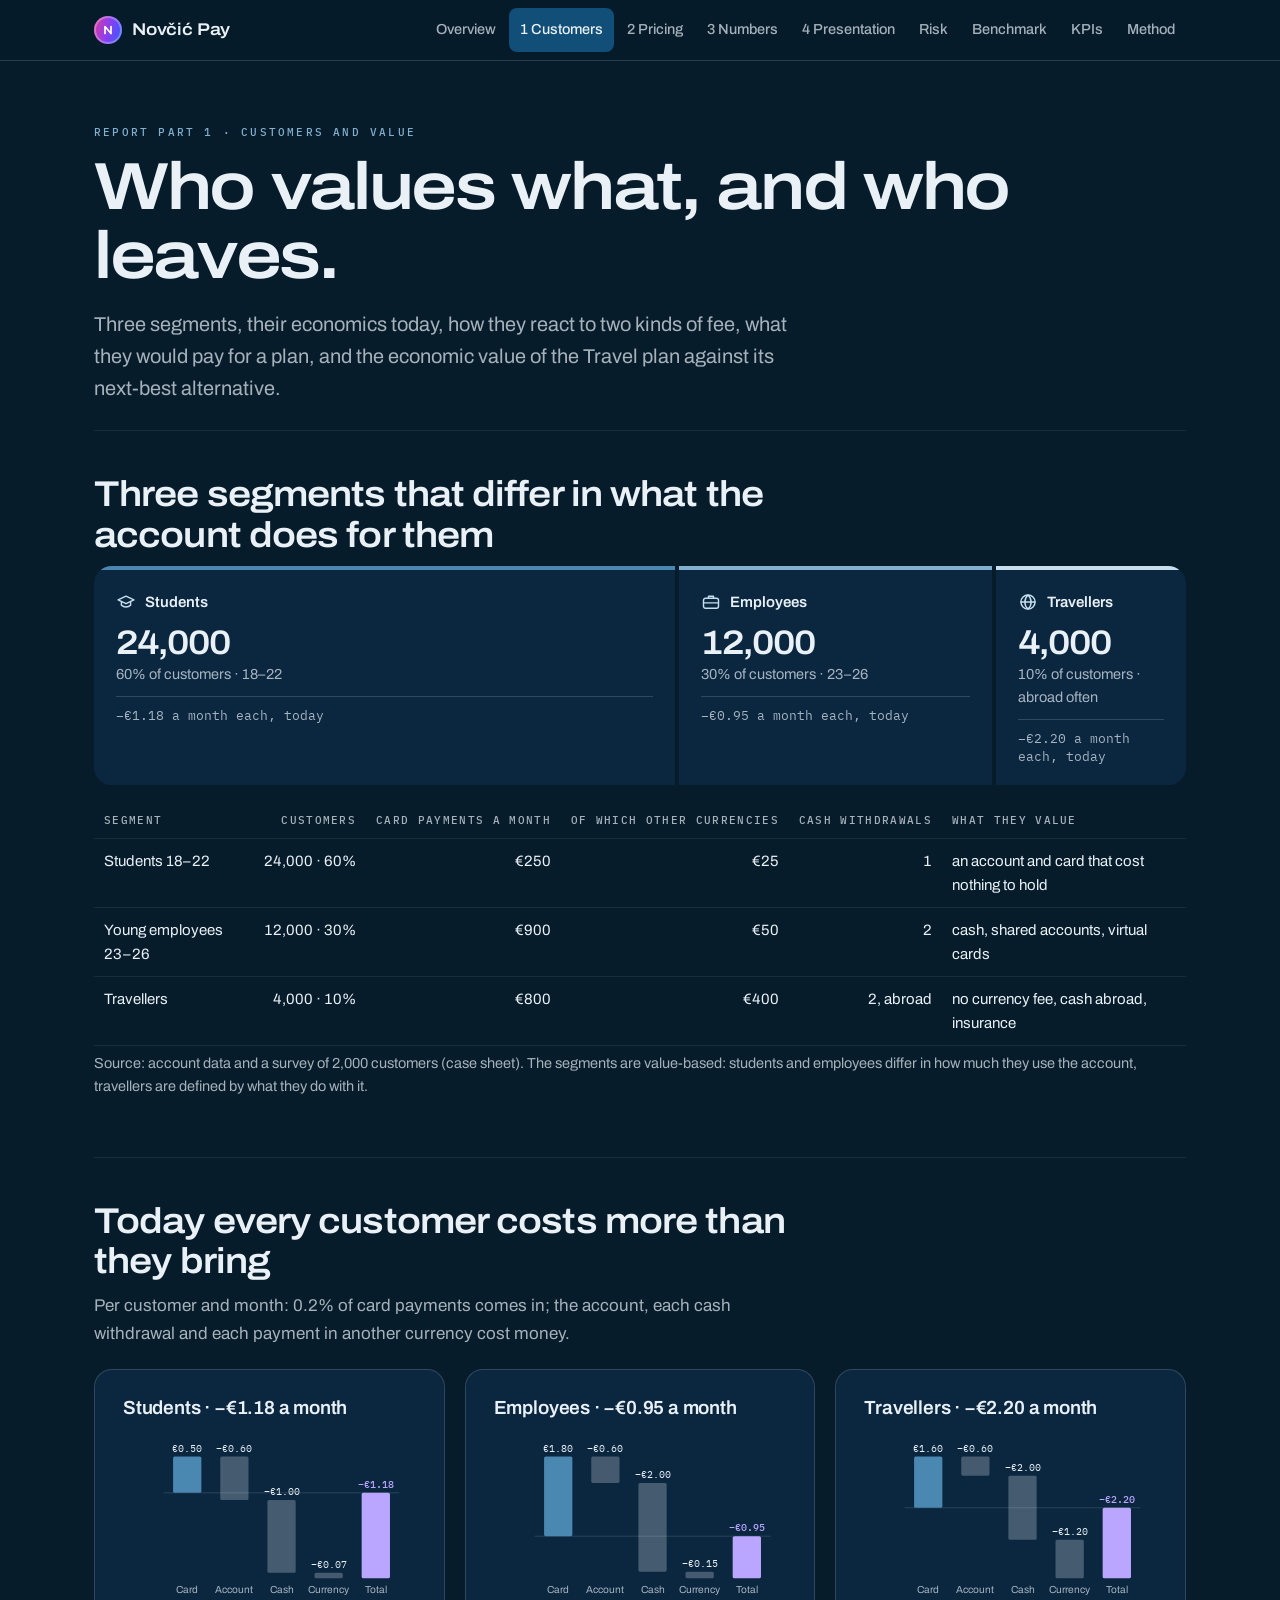
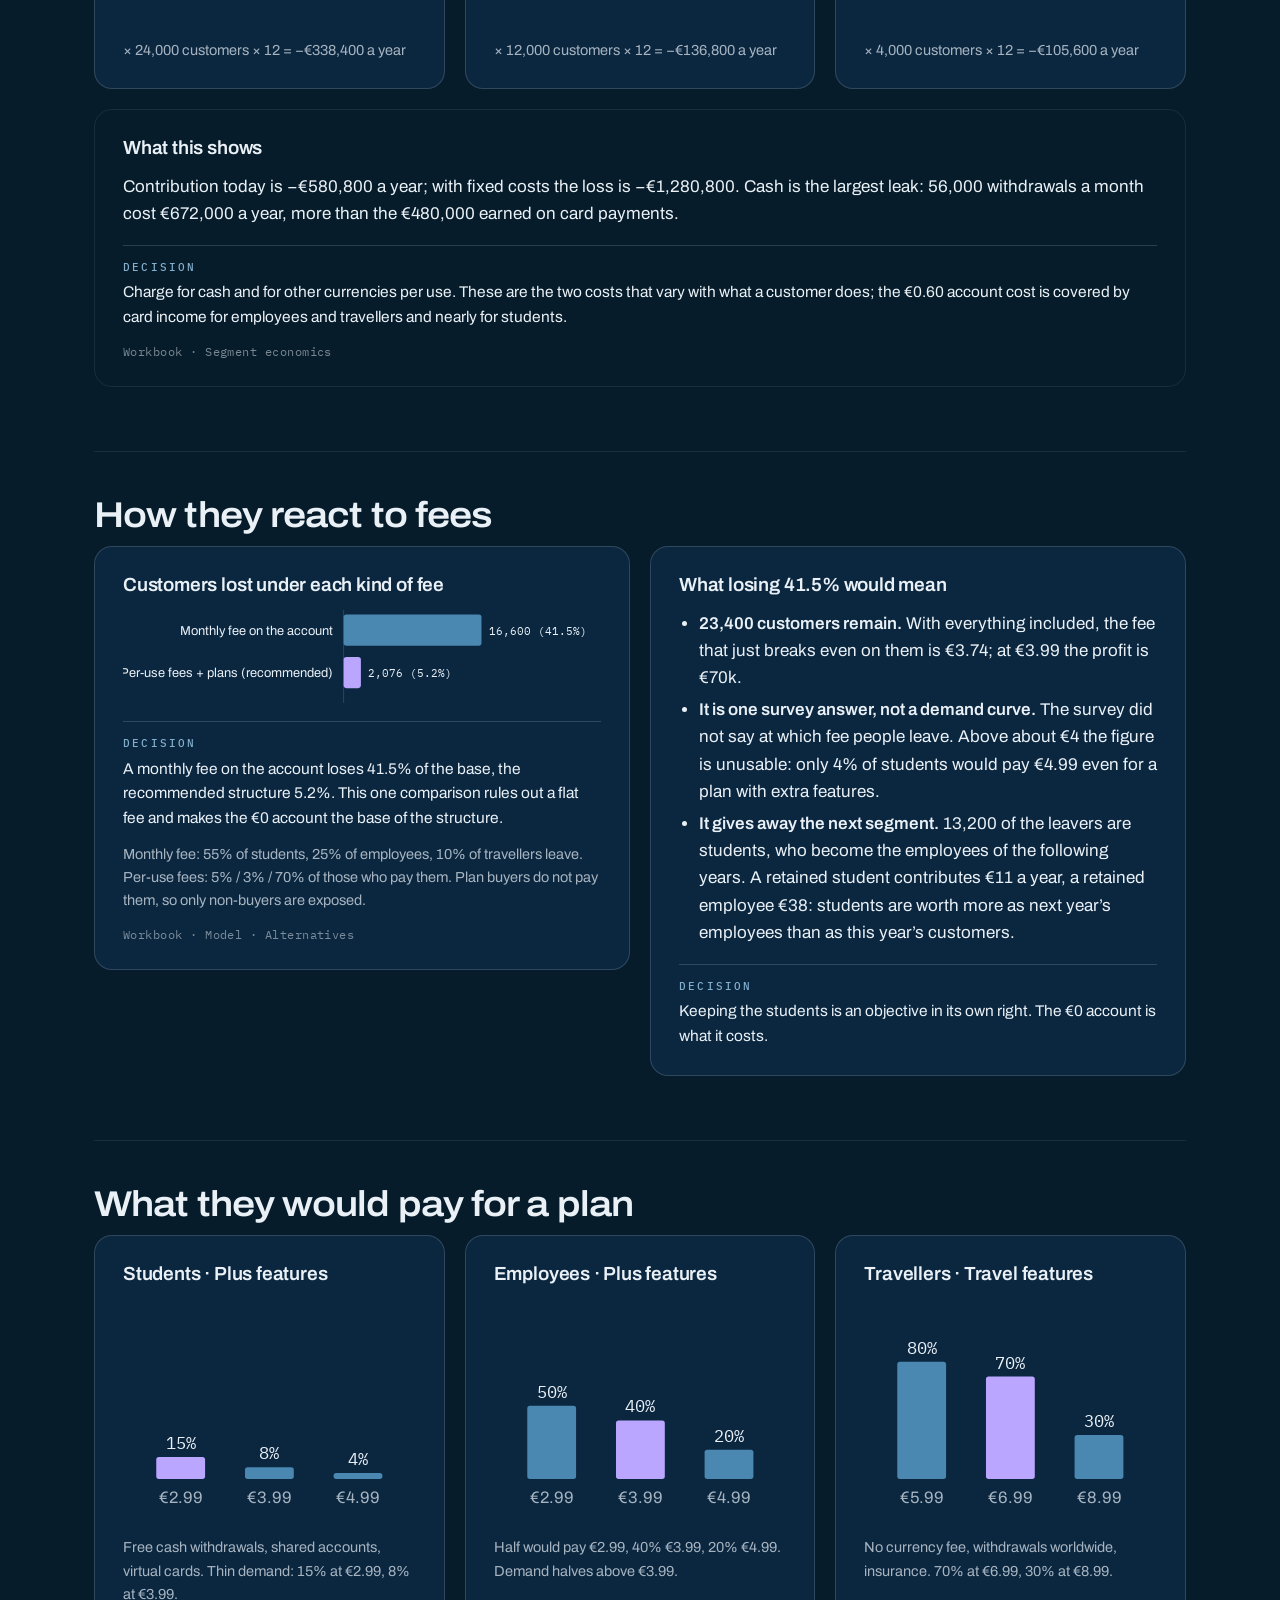
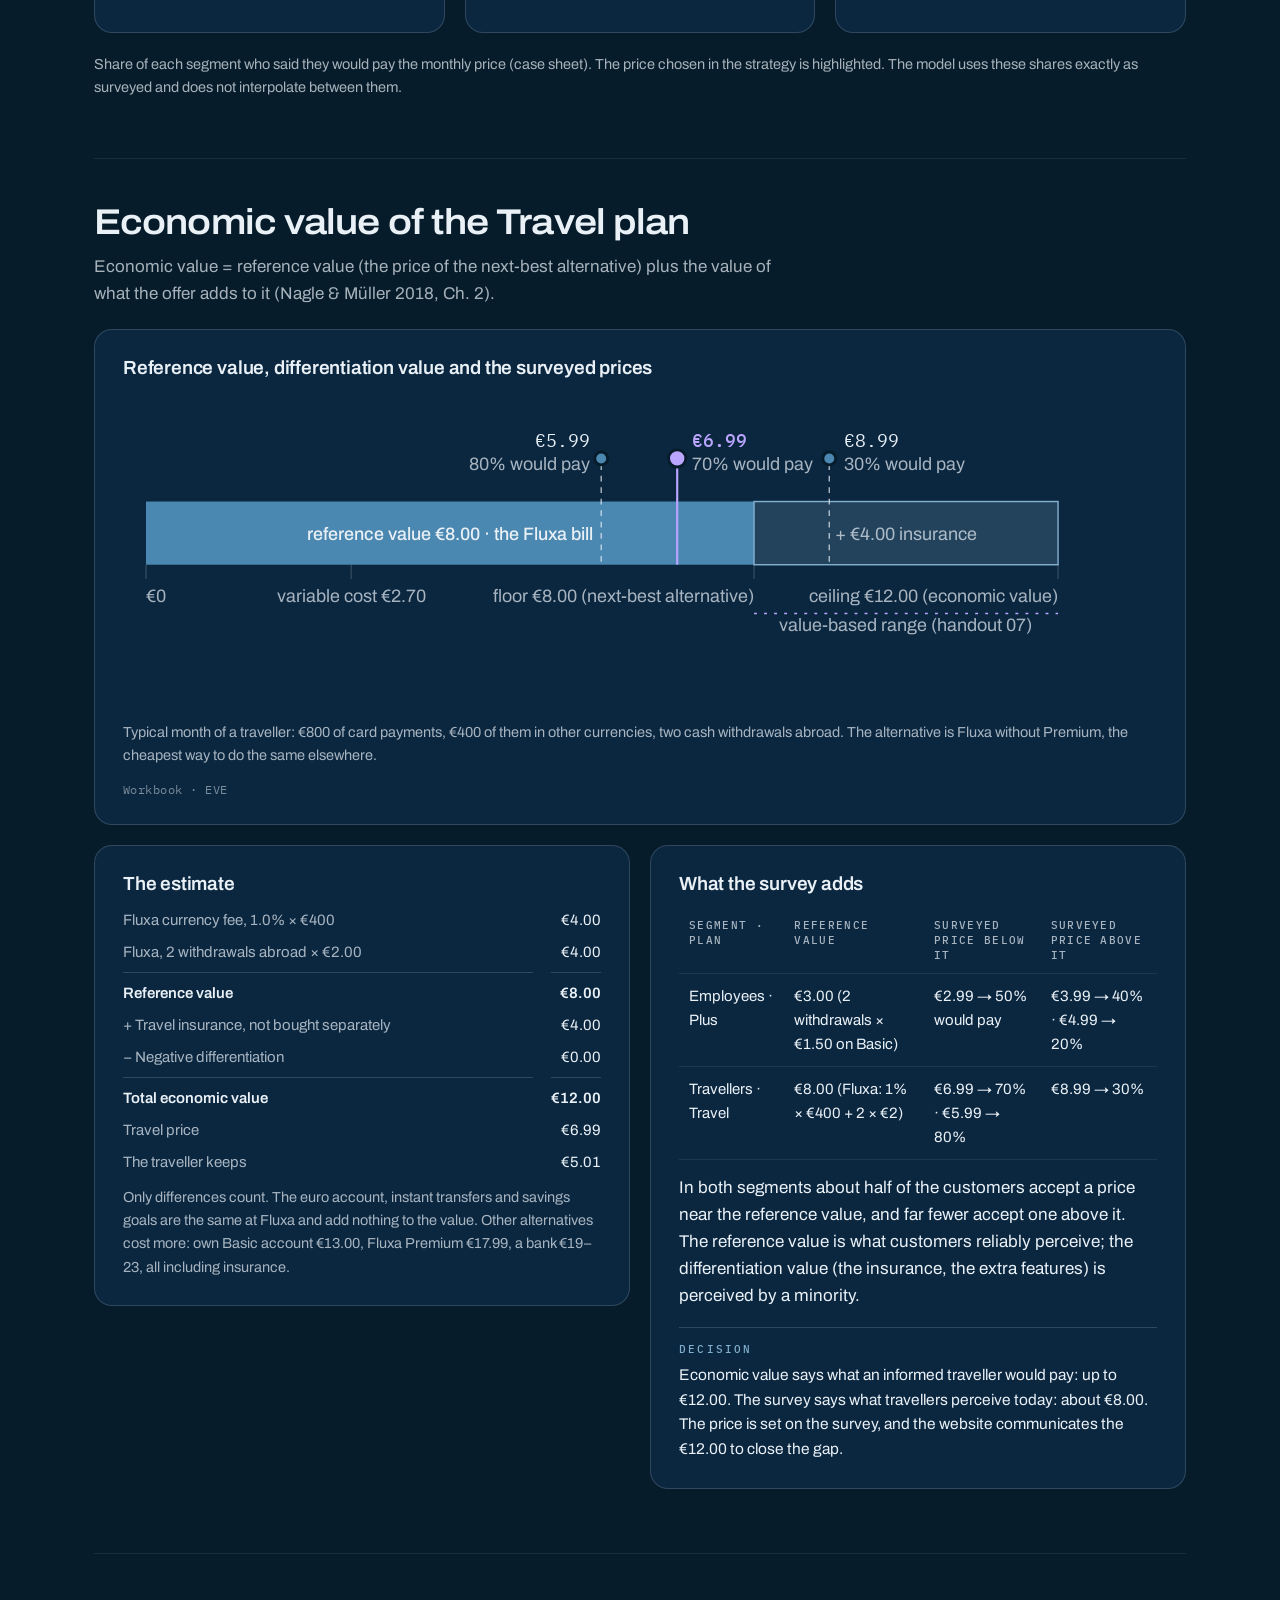
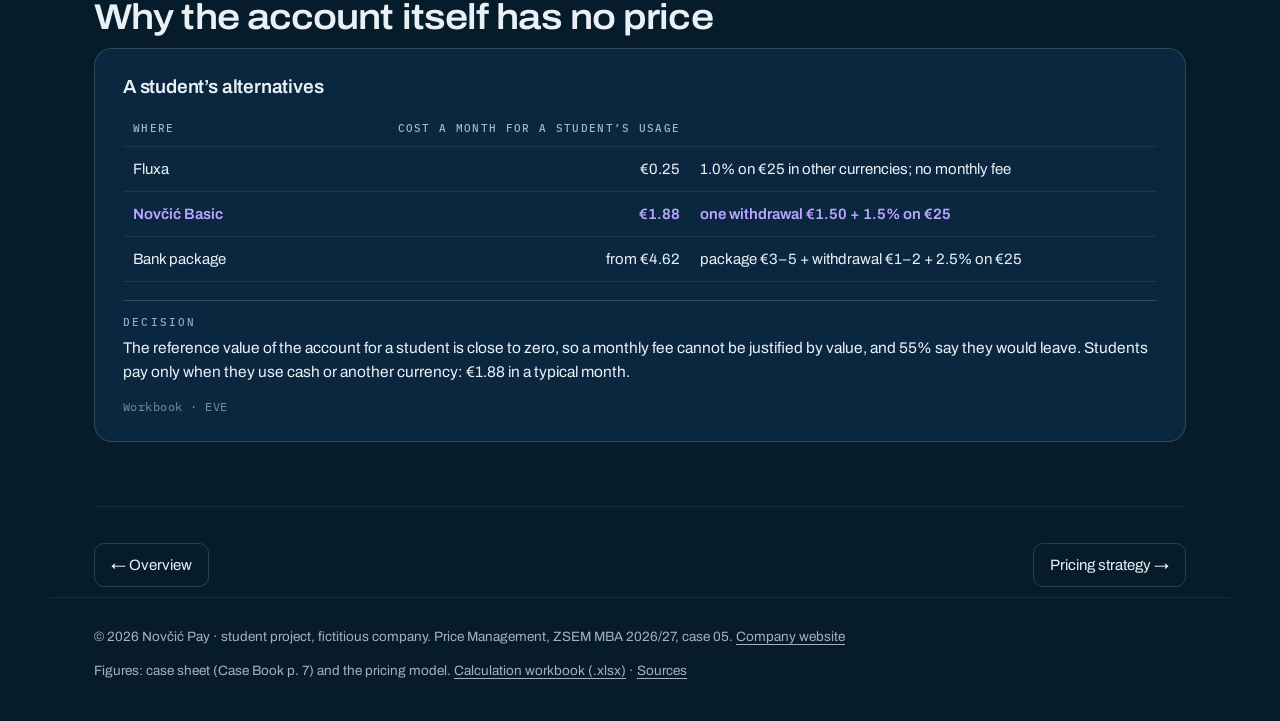
<file: dashboard/customers.html>
<!DOCTYPE html>
<html lang="en">
<head>
<meta charset="utf-8">
<meta name="viewport" content="width=device-width, initial-scale=1">
<title>Customers and value · Novčić Pay pricing strategy 2027</title>
<meta name="description" content="Novčić Pay pricing strategy 2027: Three segments, what each one values, and the economic value of the Travel plan.">
<meta name="theme-color" content="#071C2B">
<link rel="icon" href="data:image/svg+xml,%3Csvg xmlns='http://www.w3.org/2000/svg' viewBox='0 0 32 32'%3E%3Ccircle cx='16' cy='16' r='16' fill='%238A3FF0'/%3E%3Cpath d='M10 23V9l12 14V9' fill='none' stroke='%23FFFFFF' stroke-width='3.2' stroke-linecap='round' stroke-linejoin='round'/%3E%3C/svg%3E">
<link rel="preconnect" href="https://fonts.googleapis.com">
<link rel="preconnect" href="https://fonts.gstatic.com" crossorigin>
<link href="https://fonts.googleapis.com/css2?family=Archivo:wdth,wght@100..125,400..700&family=IBM+Plex+Mono:wght@400;500&display=swap" rel="stylesheet">
<link rel="stylesheet" href="style.css?v=58e51b8b">
</head>
<body>
<a class="skip" href="#main">Skip to content</a>
<header class="top">
  <div class="wrap bar">
    <a class="brand" href="index.html"><i class="mark" aria-hidden="true"><svg viewBox="0 0 32 32"><path d="M10 23V9l12 14V9"/></svg></i>Novčić Pay <span>pricing strategy 2027</span></a>
    <nav class="menu" aria-label="Dashboard pages"><a href="index.html">Overview</a><a href="customers.html" class=cur aria-current=page>1 Customers</a><a href="pricing.html">2 Pricing</a><a href="numbers.html">3 Numbers</a><a href="presentation.html">4 Presentation</a><a href="risk.html">Risk</a><a href="benchmark.html">Benchmark</a><a href="kpis.html">KPIs</a><a href="methodology.html">Method</a></nav>
  </div>
</header>
<main class="wrap" id="main">
  <section class="hero">
    <div class="eyebrow">Report part 1 · Customers and value</div>
    <h1>Who values what, and who leaves.</h1>
    <p class="lead">Three segments, their economics today, how they react to two kinds of fee, what they would pay for a plan, and the economic value of the Travel plan against its next-best alternative.</p>
  </section>
  
<section><h2>Three segments that differ in what the account does for them</h2><div class="segbar"><div class="seg" style="flex:24000"><div class="seghead"><svg class="ico " viewBox="0 0 24 24" aria-hidden="true"><path d="M2.500 9.500l9.500-4.500 9.500 4.500-9.500 4.500z"/><path d="M6.500 11.700v4.300c1.500 1.300 3.300 2 5.500 2s4-.7 5.500-2v-4.300"/></svg><b>Students</b></div><div class="segbig">24,000</div><div class="segsub">60% of customers · 18–22</div><div class="segloss">−€1.18 a month each, today</div></div><div class="seg" style="flex:12000"><div class="seghead"><svg class="ico " viewBox="0 0 24 24" aria-hidden="true"><rect x="3" y="7.500" width="18" height="12" rx="2.500"/><path d="M9 7.500v-2.500h6v2.500M3 13h18"/></svg><b>Employees</b></div><div class="segbig">12,000</div><div class="segsub">30% of customers · 23–26</div><div class="segloss">−€0.95 a month each, today</div></div><div class="seg" style="flex:4000"><div class="seghead"><svg class="ico " viewBox="0 0 24 24" aria-hidden="true"><circle cx="12" cy="12" r="8.500"/><path d="M3.500 12h17M12 3.500c2.600 2.400 3.800 5.200 3.800 8.500s-1.200 6.100-3.800 8.500c-2.600-2.400-3.800-5.200-3.800-8.500s1.200-6.100 3.800-8.500z"/></svg><b>Travellers</b></div><div class="segbig">4,000</div><div class="segsub">10% of customers · abroad often</div><div class="segloss">−€2.20 a month each, today</div></div></div><div class="tablewrap"><table class=""><thead><tr><th>Segment</th><th class=n>Customers</th><th class=n>Card payments a month</th><th class=n>of which other currencies</th><th class=n>Cash withdrawals</th><th>What they value</th></tr></thead><tbody><tr><td>Students 18–22</td><td class=n>24,000 · 60%</td><td class=n>€250</td><td class=n>€25</td><td class=n>1</td><td>an account and card that cost nothing to hold</td></tr><tr><td>Young employees 23–26</td><td class=n>12,000 · 30%</td><td class=n>€900</td><td class=n>€50</td><td class=n>2</td><td>cash, shared accounts, virtual cards</td></tr><tr><td>Travellers</td><td class=n>4,000 · 10%</td><td class=n>€800</td><td class=n>€400</td><td class=n>2, abroad</td><td>no currency fee, cash abroad, insurance</td></tr></tbody></table></div><p class="small">Source: account data and a survey of 2,000 customers (case sheet). The segments are value-based: students and employees differ in how much they use the account, travellers are defined by what they do with it.</p></section>
<section><h2>Today every customer costs more than they bring</h2><p class="intro">Per customer and month: 0.2% of card payments comes in; the account, each cash withdrawal and each payment in another currency cost money.</p><div class="grid3"><article class="card "><h3>Students · −€1.18 a month</h3><svg class="chart" viewBox="0 0 360 240" role="img" aria-label="waterfall chart">
<line x1="50" y1="74.8" x2="340" y2="74.8" class="axis"/>
<rect x="61.6" y="30.0" width="34.8" height="44.8" rx="2" class="bar"/>
<text x="79.0" y="24.0" text-anchor="middle" class="val">€0.50</text>
<text x="79.0" y="198" text-anchor="middle" class="lbl sm">Card</text>
<rect x="119.6" y="30.0" width="34.8" height="53.7" rx="2" class="bar neg"/>
<text x="137.0" y="24.0" text-anchor="middle" class="val">−€0.60</text>
<text x="137.0" y="198" text-anchor="middle" class="lbl sm">Account</text>
<rect x="177.6" y="83.7" width="34.8" height="89.6" rx="2" class="bar neg"/>
<text x="195.0" y="77.7" text-anchor="middle" class="val">−€1.00</text>
<text x="195.0" y="198" text-anchor="middle" class="lbl sm">Cash</text>
<rect x="235.6" y="173.3" width="34.8" height="6.7" rx="2" class="bar neg"/>
<text x="253.0" y="167.3" text-anchor="middle" class="val">−€0.07</text>
<text x="253.0" y="198" text-anchor="middle" class="lbl sm">Currency</text>
<rect x="293.6" y="74.8" width="34.8" height="105.2" rx="2" class="bar hi"/>
<text x="311.0" y="68.8" text-anchor="middle" class="val hi">−€1.18</text>
<text x="311.0" y="198" text-anchor="middle" class="lbl sm">Total</text>
</svg><p class="note">× 24,000 customers × 12 = −€338,400 a year</p></article><article class="card "><h3>Employees · −€0.95 a month</h3><svg class="chart" viewBox="0 0 360 240" role="img" aria-label="waterfall chart">
<line x1="50" y1="128.2" x2="340" y2="128.2" class="axis"/>
<rect x="61.6" y="30.0" width="34.8" height="98.2" rx="2" class="bar"/>
<text x="79.0" y="24.0" text-anchor="middle" class="val">€1.80</text>
<text x="79.0" y="198" text-anchor="middle" class="lbl sm">Card</text>
<rect x="119.6" y="30.0" width="34.8" height="32.7" rx="2" class="bar neg"/>
<text x="137.0" y="24.0" text-anchor="middle" class="val">−€0.60</text>
<text x="137.0" y="198" text-anchor="middle" class="lbl sm">Account</text>
<rect x="177.6" y="62.7" width="34.8" height="109.1" rx="2" class="bar neg"/>
<text x="195.0" y="56.7" text-anchor="middle" class="val">−€2.00</text>
<text x="195.0" y="198" text-anchor="middle" class="lbl sm">Cash</text>
<rect x="235.6" y="171.8" width="34.8" height="8.2" rx="2" class="bar neg"/>
<text x="253.0" y="165.8" text-anchor="middle" class="val">−€0.15</text>
<text x="253.0" y="198" text-anchor="middle" class="lbl sm">Currency</text>
<rect x="293.6" y="128.2" width="34.8" height="51.8" rx="2" class="bar hi"/>
<text x="311.0" y="122.2" text-anchor="middle" class="val hi">−€0.95</text>
<text x="311.0" y="198" text-anchor="middle" class="lbl sm">Total</text>
</svg><p class="note">× 12,000 customers × 12 = −€136,800 a year</p></article><article class="card "><h3>Travellers · −€2.20 a month</h3><svg class="chart" viewBox="0 0 360 240" role="img" aria-label="waterfall chart">
<line x1="50" y1="93.2" x2="340" y2="93.2" class="axis"/>
<rect x="61.6" y="30.0" width="34.8" height="63.2" rx="2" class="bar"/>
<text x="79.0" y="24.0" text-anchor="middle" class="val">€1.60</text>
<text x="79.0" y="198" text-anchor="middle" class="lbl sm">Card</text>
<rect x="119.6" y="30.0" width="34.8" height="23.7" rx="2" class="bar neg"/>
<text x="137.0" y="24.0" text-anchor="middle" class="val">−€0.60</text>
<text x="137.0" y="198" text-anchor="middle" class="lbl sm">Account</text>
<rect x="177.6" y="53.7" width="34.8" height="78.9" rx="2" class="bar neg"/>
<text x="195.0" y="47.7" text-anchor="middle" class="val">−€2.00</text>
<text x="195.0" y="198" text-anchor="middle" class="lbl sm">Cash</text>
<rect x="235.6" y="132.6" width="34.8" height="47.4" rx="2" class="bar neg"/>
<text x="253.0" y="126.6" text-anchor="middle" class="val">−€1.20</text>
<text x="253.0" y="198" text-anchor="middle" class="lbl sm">Currency</text>
<rect x="293.6" y="93.2" width="34.8" height="86.8" rx="2" class="bar hi"/>
<text x="311.0" y="87.2" text-anchor="middle" class="val hi">−€2.20</text>
<text x="311.0" y="198" text-anchor="middle" class="lbl sm">Total</text>
</svg><p class="note">× 4,000 customers × 12 = −€105,600 a year</p></article></div><article class="card plain"><h3>What this shows</h3><p>Contribution today is −€580,800 a year; with fixed costs the loss is −€1,280,800. Cash is the largest leak: 56,000 withdrawals a month cost €672,000 a year, more than the €480,000 earned on card payments.</p><p class="decision"><span class="mono">Decision</span>Charge for cash and for other currencies per use. These are the two costs that vary with what a customer does; the €0.60 account cost is covered by card income for employees and travellers and nearly for students.</p><p class="src">Workbook · Segment economics</p></article></section>
<section><h2>How they react to fees</h2>
<div class="grid2">
<article class="card "><h3>Customers lost under each kind of fee</h3><svg class="chart" viewBox="0 0 520 102" role="img" aria-label="bar chart">
<line x1="240.0" y1="0" x2="240.0" y2="102" class="axis"/>
<text x="228" y="27.0" text-anchor="end" class="lbl">Monthly fee on the account</text>
<rect x="240.0" y="5" width="150.0" height="34" rx="3" class="bar"/>
<text x="398.0" y="27.0" text-anchor="start" class="val">16,600 (41.5%)</text>
<text x="228" y="73.0" text-anchor="end" class="lbl">Per-use fees + plans (recommended)</text>
<rect x="240.0" y="51" width="18.8" height="34" rx="3" class="bar hi"/>
<text x="266.8" y="73.0" text-anchor="start" class="val">2,076 (5.2%)</text>
</svg><p class="decision"><span class="mono">Decision</span>A monthly fee on the account loses 41.5% of the base, the recommended structure 5.2%. This one comparison rules out a flat fee and makes the €0 account the base of the structure.</p><p class="note">Monthly fee: 55% of students, 25% of employees, 10% of travellers leave. Per-use fees: 5% / 3% / 70% of those who pay them. Plan buyers do not pay them, so only non-buyers are exposed.</p><p class="src">Workbook · Model · Alternatives</p></article>
<article class="card "><h3>What losing 41.5% would mean</h3><ul><li><strong>23,400 customers remain.</strong> With everything included, the fee that just breaks even on them is €3.74; at €3.99 the profit is €70k.</li><li><strong>It is one survey answer, not a demand curve.</strong> The survey did not say at which fee people leave. Above about €4 the figure is unusable: only 4% of students would pay €4.99 even for a plan with extra features.</li><li><strong>It gives away the next segment.</strong> 13,200 of the leavers are students, who become the employees of the following years. A retained student contributes €11 a year, a retained employee €38: students are worth more as next year’s employees than as this year’s customers.</li></ul><p class="decision"><span class="mono">Decision</span>Keeping the students is an objective in its own right. The €0 account is what it costs.</p></article>
</div></section>
<section><h2>What they would pay for a plan</h2><div class="grid3"><article class="card "><h3>Students · Plus features</h3><svg class="chart" viewBox="0 0 220 170" role="img" aria-label="willingness to pay">
<rect x="25.0" y="119.5" width="36.7" height="16.5" rx="2" class="bar hi"/>
<text x="43.3" y="113.5" text-anchor="middle" class="val">15%</text>
<text x="43.3" y="154" text-anchor="middle" class="lbl sm">€2.99</text>
<rect x="91.7" y="127.2" width="36.7" height="8.8" rx="2" class="bar"/>
<text x="110.0" y="121.2" text-anchor="middle" class="val">8%</text>
<text x="110.0" y="154" text-anchor="middle" class="lbl sm">€3.99</text>
<rect x="158.3" y="131.6" width="36.7" height="4.4" rx="2" class="bar"/>
<text x="176.7" y="125.6" text-anchor="middle" class="val">4%</text>
<text x="176.7" y="154" text-anchor="middle" class="lbl sm">€4.99</text>
</svg><p class="note">Free cash withdrawals, shared accounts, virtual cards. Thin demand: 15% at €2.99, 8% at €3.99.</p></article><article class="card "><h3>Employees · Plus features</h3><svg class="chart" viewBox="0 0 220 170" role="img" aria-label="willingness to pay">
<rect x="25.0" y="81.0" width="36.7" height="55.0" rx="2" class="bar"/>
<text x="43.3" y="75.0" text-anchor="middle" class="val">50%</text>
<text x="43.3" y="154" text-anchor="middle" class="lbl sm">€2.99</text>
<rect x="91.7" y="92.0" width="36.7" height="44.0" rx="2" class="bar hi"/>
<text x="110.0" y="86.0" text-anchor="middle" class="val">40%</text>
<text x="110.0" y="154" text-anchor="middle" class="lbl sm">€3.99</text>
<rect x="158.3" y="114.0" width="36.7" height="22.0" rx="2" class="bar"/>
<text x="176.7" y="108.0" text-anchor="middle" class="val">20%</text>
<text x="176.7" y="154" text-anchor="middle" class="lbl sm">€4.99</text>
</svg><p class="note">Half would pay €2.99, 40% €3.99, 20% €4.99. Demand halves above €3.99.</p></article><article class="card "><h3>Travellers · Travel features</h3><svg class="chart" viewBox="0 0 220 170" role="img" aria-label="willingness to pay">
<rect x="25.0" y="48.0" width="36.7" height="88.0" rx="2" class="bar"/>
<text x="43.3" y="42.0" text-anchor="middle" class="val">80%</text>
<text x="43.3" y="154" text-anchor="middle" class="lbl sm">€5.99</text>
<rect x="91.7" y="59.0" width="36.7" height="77.0" rx="2" class="bar hi"/>
<text x="110.0" y="53.0" text-anchor="middle" class="val">70%</text>
<text x="110.0" y="154" text-anchor="middle" class="lbl sm">€6.99</text>
<rect x="158.3" y="103.0" width="36.7" height="33.0" rx="2" class="bar"/>
<text x="176.7" y="97.0" text-anchor="middle" class="val">30%</text>
<text x="176.7" y="154" text-anchor="middle" class="lbl sm">€8.99</text>
</svg><p class="note">No currency fee, withdrawals worldwide, insurance. 70% at €6.99, 30% at €8.99.</p></article></div><p class="small">Share of each segment who said they would pay the monthly price (case sheet). The price chosen in the strategy is highlighted. The model uses these shares exactly as surveyed and does not interpolate between them.</p></section>
<section><h2>Economic value of the Travel plan</h2><p class="intro">Economic value = reference value (the price of the next-best alternative) plus the value of what the offer adds to it (Nagle &amp; Müller 2018, Ch. 2).</p>
<article class="card "><h3>Reference value, differentiation value and the surveyed prices</h3><div class="cw"><svg class="chart wide" viewBox="0 0 720 212" role="img" aria-label="economic value of the Travel plan">
<rect x="16.0" y="70" width="423.4" height="44" class="bar"/>
<rect x="439.4" y="70" width="211.7" height="44" class="range"/>
<text x="227.7" y="97.0" text-anchor="middle" class="onbar">reference value €8.00 · the Fluxa bill</text>
<text x="545.2" y="97.0" text-anchor="middle" class="lbl sm">+ €4.00 insurance</text>
<line x1="16.0" y1="114" x2="16.0" y2="124" class="axis"/><text x="16.0" y="140" text-anchor="start" class="lbl sm">€0</text>
<line x1="158.9" y1="114" x2="158.9" y2="124" class="axis"/><text x="158.9" y="140" text-anchor="middle" class="lbl sm">variable cost €2.70</text>
<line x1="439.4" y1="114" x2="439.4" y2="124" class="axis"/><text x="439.4" y="140" text-anchor="end" class="lbl sm">floor €8.00 (next-best alternative)</text>
<line x1="651.1" y1="114" x2="651.1" y2="124" class="axis"/><text x="651.1" y="140" text-anchor="end" class="lbl sm">ceiling €12.00 (economic value)</text>
<text x="545.2" y="160" text-anchor="middle" class="lbl sm">value-based range (handout 07)</text>
<line x1="439.4" y1="148" x2="651.1" y2="148" class="axis hi"/>
<line x1="333.0" y1="44" x2="333.0" y2="114" class="axis dashed"/>
<circle cx="333.0" cy="40" r="4.5" class="dot dim"/>
<text x="325.0" y="32" text-anchor="end" class="val">€5.99</text>
<text x="325.0" y="48" text-anchor="end" class="lbl sm">80% would pay</text>
<line x1="385.9" y1="44" x2="385.9" y2="114" class="axis hi solid"/>
<circle cx="385.9" cy="40" r="6" class="dot hi"/>
<text x="395.9" y="32" text-anchor="start" class="val hi">€6.99</text>
<text x="395.9" y="48" text-anchor="start" class="lbl sm">70% would pay</text>
<line x1="491.8" y1="44" x2="491.8" y2="114" class="axis dashed"/>
<circle cx="491.8" cy="40" r="4.5" class="dot dim"/>
<text x="501.8" y="32" text-anchor="start" class="val">€8.99</text>
<text x="501.8" y="48" text-anchor="start" class="lbl sm">30% would pay</text>
</svg></div><p class="note">Typical month of a traveller: €800 of card payments, €400 of them in other currencies, two cash withdrawals abroad. The alternative is Fluxa without Premium, the cheapest way to do the same elsewhere.</p><p class="src">Workbook · EVE</p></article>
<div class="grid2">
<article class="card "><h3>The estimate</h3><dl class='kv'><dt>Fluxa currency fee, 1.0% × €400</dt><dd>€4.00</dd><dt>Fluxa, 2 withdrawals abroad × €2.00</dt><dd>€4.00</dd><dt class='t'>Reference value</dt><dd class='t'>€8.00</dd><dt>+ Travel insurance, not bought separately</dt><dd>€4.00</dd><dt>− Negative differentiation</dt><dd>€0.00</dd><dt class='t'>Total economic value</dt><dd class='t'>€12.00</dd><dt>Travel price</dt><dd>€6.99</dd><dt>The traveller keeps</dt><dd>€5.01</dd></dl><p class="note">Only differences count. The euro account, instant transfers and savings goals are the same at Fluxa and add nothing to the value. Other alternatives cost more: own Basic account €13.00, Fluxa Premium €17.99, a bank €19–23, all including insurance.</p></article>
<article class="card "><h3>What the survey adds</h3><div class="tablewrap"><table class=""><thead><tr><th>Segment · plan</th><th>Reference value</th><th>Surveyed price below it</th><th>Surveyed price above it</th></tr></thead><tbody><tr><td>Employees · Plus</td><td>€3.00 (2 withdrawals × €1.50 on Basic)</td><td>€2.99 → 50% would pay</td><td>€3.99 → 40% · €4.99 → 20%</td></tr><tr><td>Travellers · Travel</td><td>€8.00 (Fluxa: 1% × €400 + 2 × €2)</td><td>€6.99 → 70% · €5.99 → 80%</td><td>€8.99 → 30%</td></tr></tbody></table></div><p style='margin-top:14px'>In both segments about half of the customers accept a price near the reference value, and far fewer accept one above it. The reference value is what customers reliably perceive; the differentiation value (the insurance, the extra features) is perceived by a minority.</p><p class="decision"><span class="mono">Decision</span>Economic value says what an informed traveller would pay: up to €12.00. The survey says what travellers perceive today: about €8.00. The price is set on the survey, and the website communicates the €12.00 to close the gap.</p></article>
</div></section>
<section><h2>Why the account itself has no price</h2><article class="card "><h3>A student’s alternatives</h3><div class="tablewrap"><table class=""><thead><tr><th>Where</th><th class=n>Cost a month for a student’s usage</th><th></th></tr></thead><tbody><tr><td>Fluxa</td><td class=n>€0.25</td><td>1.0% on €25 in other currencies; no monthly fee</td></tr><tr class=hi><td>Novčić Basic</td><td class=n>€1.88</td><td>one withdrawal €1.50 + 1.5% on €25</td></tr><tr><td>Bank package</td><td class=n>from €4.62</td><td>package €3–5 + withdrawal €1–2 + 2.5% on €25</td></tr></tbody></table></div><p class="decision"><span class="mono">Decision</span>The reference value of the account for a student is close to zero, so a monthly fee cannot be justified by value, and 55% say they would leave. Students pay only when they use cash or another currency: €1.88 in a typical month.</p><p class="src">Workbook · EVE</p></article></section>

  <nav class="pager" aria-label="Previous and next page"><a href="index.html">← Overview</a><a href="pricing.html">Pricing strategy →</a></nav>
</main>
<footer class="wrap foot">
  <span>© 2026 Novčić Pay · student project, fictitious company. Price Management, ZSEM MBA 2026/27, case 05. <a href="../">Company website</a></span>
  <span>Figures: case sheet (Case Book p. 7) and the pricing model. <a href="Novcic-Pay-pricing-calculations.xlsx">Calculation workbook (.xlsx)</a> · <a href="methodology.html#sources">Sources</a></span>
</footer>

</body>
</html>
</file>
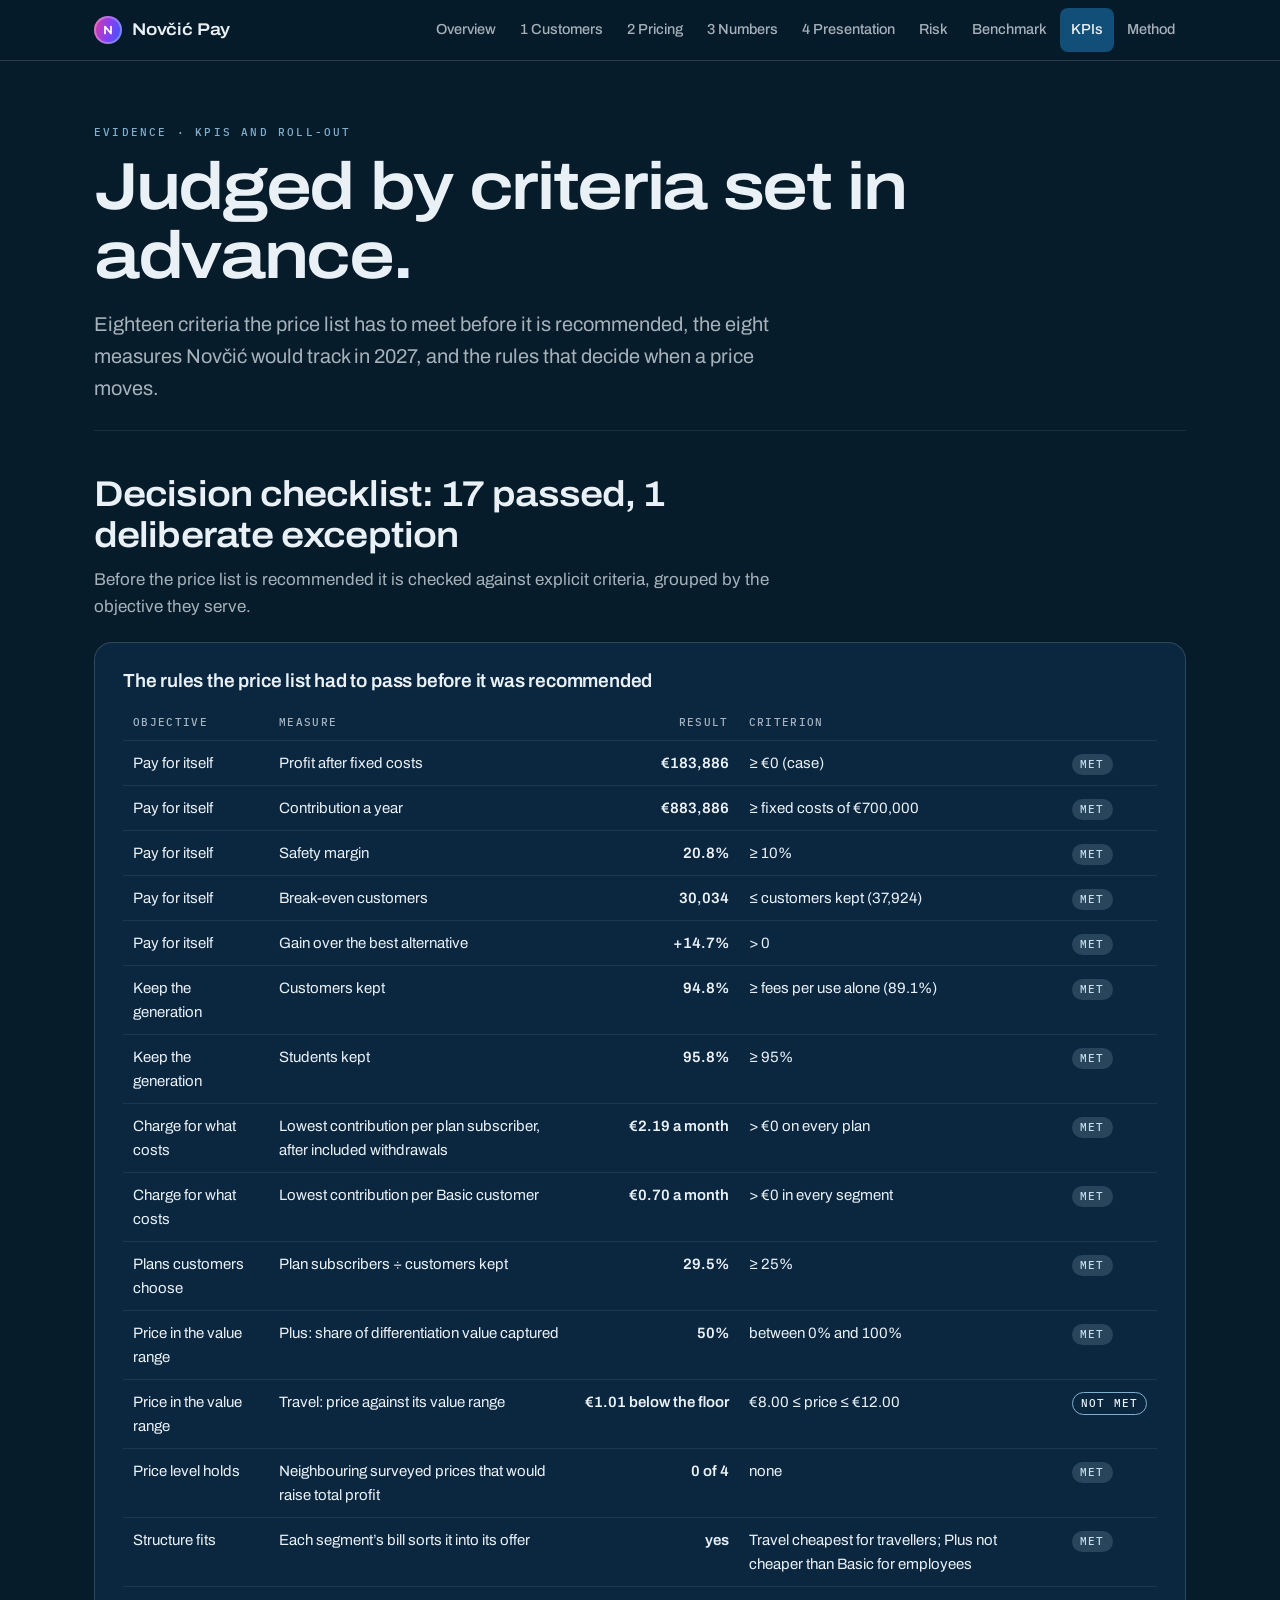
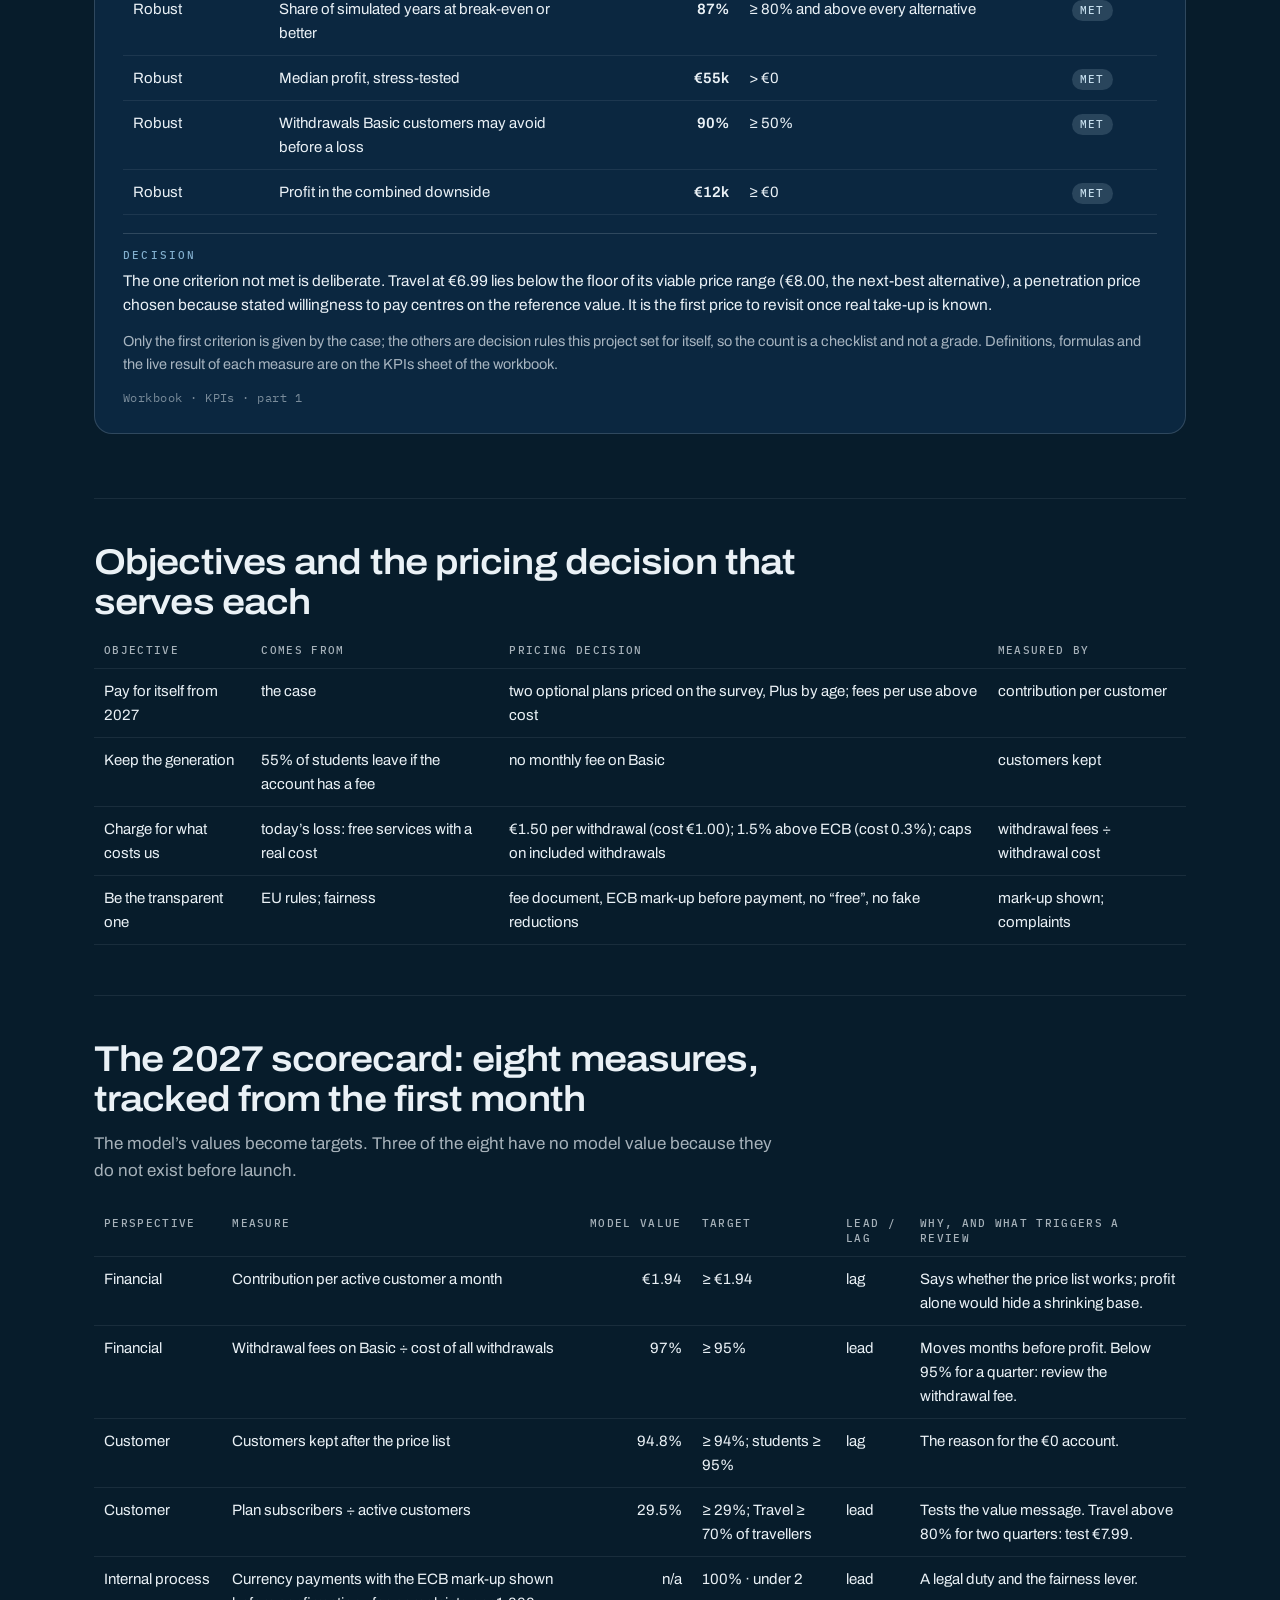
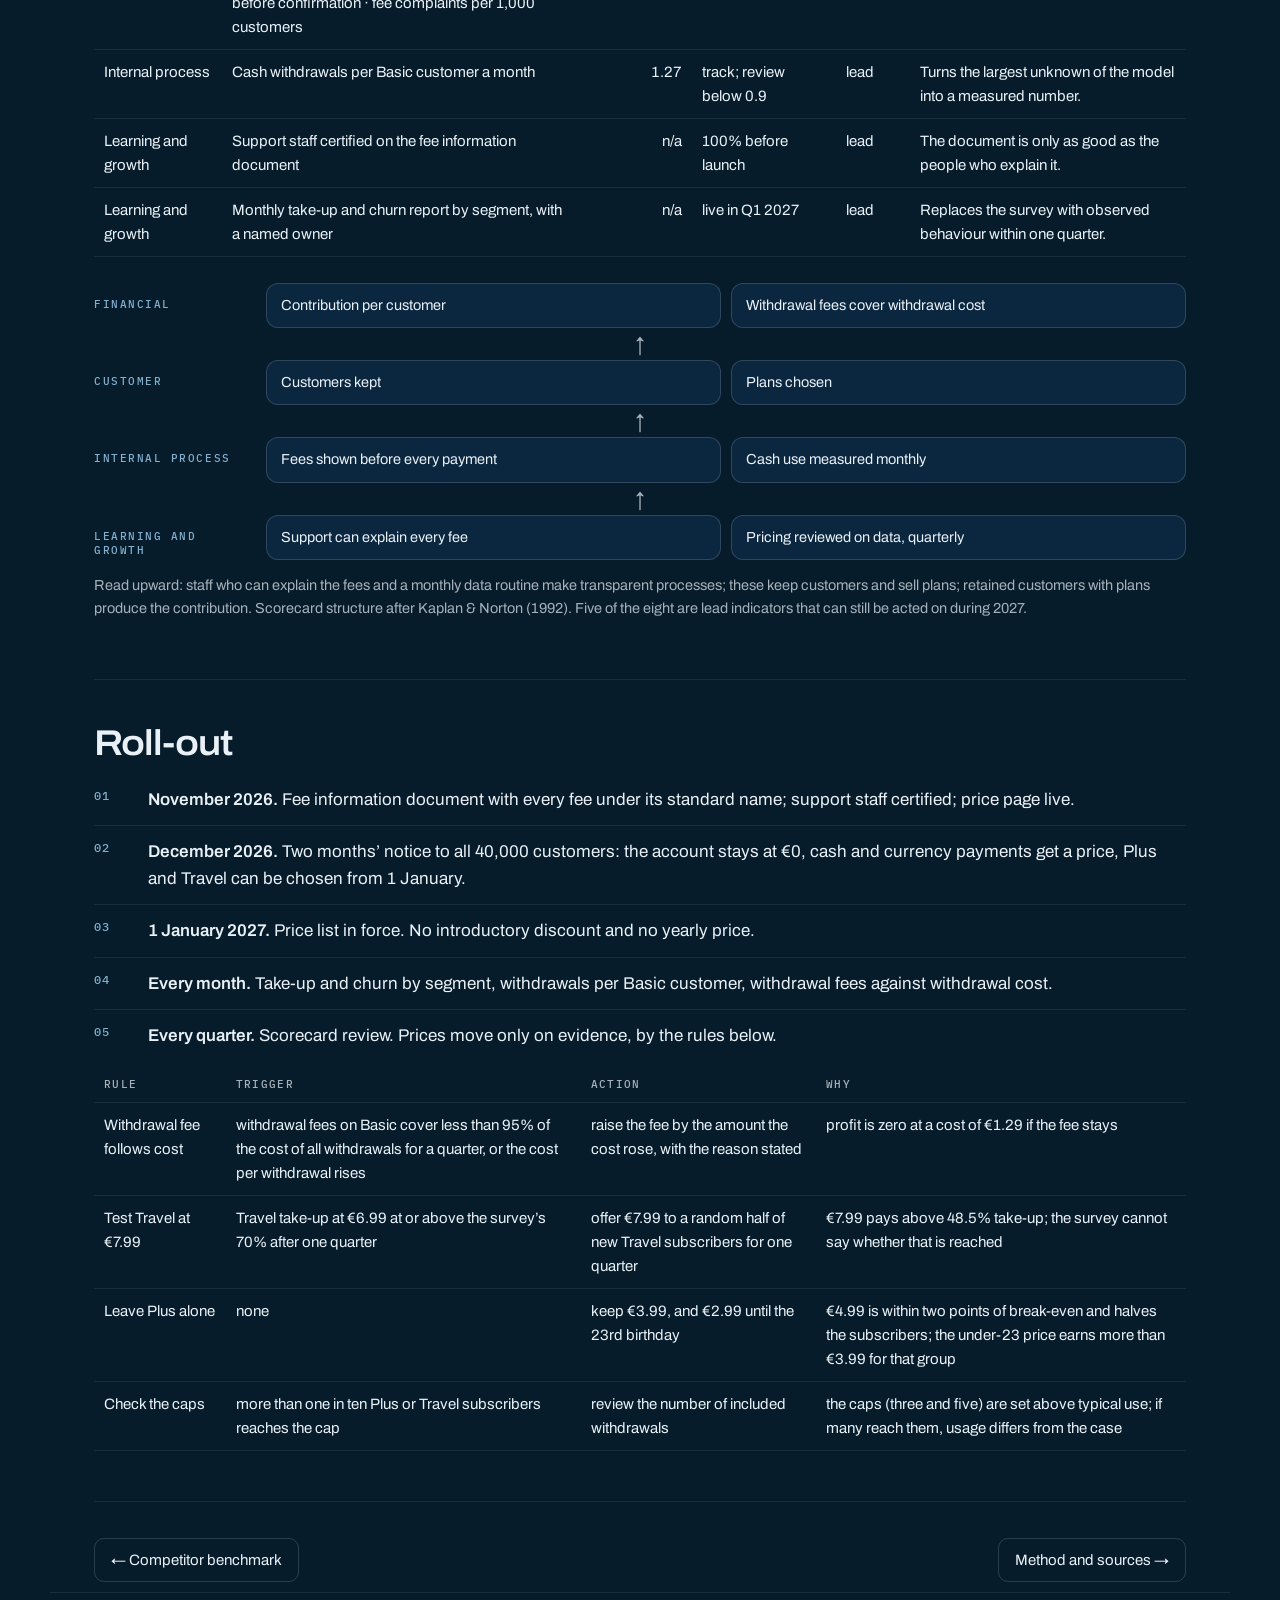
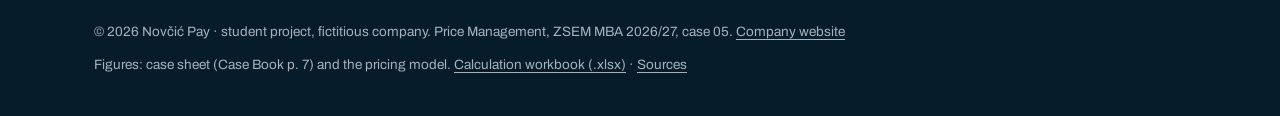
<file: dashboard/kpis.html>
<!DOCTYPE html>
<html lang="en">
<head>
<meta charset="utf-8">
<meta name="viewport" content="width=device-width, initial-scale=1">
<title>KPIs and roll-out · Novčić Pay pricing strategy 2027</title>
<meta name="description" content="Novčić Pay pricing strategy 2027: 18 criteria the price list is judged by, the 2027 scorecard and the launch plan.">
<meta name="theme-color" content="#071C2B">
<link rel="icon" href="data:image/svg+xml,%3Csvg xmlns='http://www.w3.org/2000/svg' viewBox='0 0 32 32'%3E%3Ccircle cx='16' cy='16' r='16' fill='%238A3FF0'/%3E%3Cpath d='M10 23V9l12 14V9' fill='none' stroke='%23FFFFFF' stroke-width='3.2' stroke-linecap='round' stroke-linejoin='round'/%3E%3C/svg%3E">
<link rel="preconnect" href="https://fonts.googleapis.com">
<link rel="preconnect" href="https://fonts.gstatic.com" crossorigin>
<link href="https://fonts.googleapis.com/css2?family=Archivo:wdth,wght@100..125,400..700&family=IBM+Plex+Mono:wght@400;500&display=swap" rel="stylesheet">
<link rel="stylesheet" href="style.css?v=58e51b8b">
</head>
<body>
<a class="skip" href="#main">Skip to content</a>
<header class="top">
  <div class="wrap bar">
    <a class="brand" href="index.html"><i class="mark" aria-hidden="true"><svg viewBox="0 0 32 32"><path d="M10 23V9l12 14V9"/></svg></i>Novčić Pay <span>pricing strategy 2027</span></a>
    <nav class="menu" aria-label="Dashboard pages"><a href="index.html">Overview</a><a href="customers.html">1 Customers</a><a href="pricing.html">2 Pricing</a><a href="numbers.html">3 Numbers</a><a href="presentation.html">4 Presentation</a><a href="risk.html">Risk</a><a href="benchmark.html">Benchmark</a><a href="kpis.html" class=cur aria-current=page>KPIs</a><a href="methodology.html">Method</a></nav>
  </div>
</header>
<main class="wrap" id="main">
  <section class="hero">
    <div class="eyebrow">Evidence · KPIs and roll-out</div>
    <h1>Judged by criteria set in advance.</h1>
    <p class="lead">Eighteen criteria the price list has to meet before it is recommended, the eight measures Novčić would track in 2027, and the rules that decide when a price moves.</p>
  </section>
  
<section><h2>Decision checklist: 17 passed, 1 deliberate exception</h2><p class="intro">Before the price list is recommended it is checked against explicit criteria, grouped by the objective they serve.</p><article class="card "><h3>The rules the price list had to pass before it was recommended</h3><div class="tablewrap"><table class=""><thead><tr><th>Objective</th><th>Measure</th><th class=n>Result</th><th>Criterion</th><th></th></tr></thead><tbody><tr><td>Pay for itself</td><td>Profit after fixed costs</td><td class=n><strong>€183,886</strong></td><td>≥ €0 (case)</td><td><span class="ok">met</span></td></tr><tr><td>Pay for itself</td><td>Contribution a year</td><td class=n><strong>€883,886</strong></td><td>≥ fixed costs of €700,000</td><td><span class="ok">met</span></td></tr><tr><td>Pay for itself</td><td>Safety margin</td><td class=n><strong>20.8%</strong></td><td>≥ 10%</td><td><span class="ok">met</span></td></tr><tr><td>Pay for itself</td><td>Break-even customers</td><td class=n><strong>30,034</strong></td><td>≤ customers kept (37,924)</td><td><span class="ok">met</span></td></tr><tr><td>Pay for itself</td><td>Gain over the best alternative</td><td class=n><strong>+14.7%</strong></td><td>> 0</td><td><span class="ok">met</span></td></tr><tr><td>Keep the generation</td><td>Customers kept</td><td class=n><strong>94.8%</strong></td><td>≥ fees per use alone (89.1%)</td><td><span class="ok">met</span></td></tr><tr><td>Keep the generation</td><td>Students kept</td><td class=n><strong>95.8%</strong></td><td>≥ 95%</td><td><span class="ok">met</span></td></tr><tr><td>Charge for what costs</td><td>Lowest contribution per plan subscriber, after included withdrawals</td><td class=n><strong>€2.19 a month</strong></td><td>> €0 on every plan</td><td><span class="ok">met</span></td></tr><tr><td>Charge for what costs</td><td>Lowest contribution per Basic customer</td><td class=n><strong>€0.70 a month</strong></td><td>> €0 in every segment</td><td><span class="ok">met</span></td></tr><tr><td>Plans customers choose</td><td>Plan subscribers ÷ customers kept</td><td class=n><strong>29.5%</strong></td><td>≥ 25%</td><td><span class="ok">met</span></td></tr><tr><td>Price in the value range</td><td>Plus: share of differentiation value captured</td><td class=n><strong>50%</strong></td><td>between 0% and 100%</td><td><span class="ok">met</span></td></tr><tr><td>Price in the value range</td><td>Travel: price against its value range</td><td class=n><strong>€1.01 below the floor</strong></td><td>€8.00 ≤ price ≤ €12.00</td><td><span class="no">not met</span></td></tr><tr><td>Price level holds</td><td>Neighbouring surveyed prices that would raise total profit</td><td class=n><strong>0 of 4</strong></td><td>none</td><td><span class="ok">met</span></td></tr><tr><td>Structure fits</td><td>Each segment’s bill sorts it into its offer</td><td class=n><strong>yes</strong></td><td>Travel cheapest for travellers; Plus not cheaper than Basic for employees</td><td><span class="ok">met</span></td></tr><tr><td>Robust</td><td>Share of simulated years at break-even or better</td><td class=n><strong>87%</strong></td><td>≥ 80% and above every alternative</td><td><span class="ok">met</span></td></tr><tr><td>Robust</td><td>Median profit, stress-tested</td><td class=n><strong>€55k</strong></td><td>> €0</td><td><span class="ok">met</span></td></tr><tr><td>Robust</td><td>Withdrawals Basic customers may avoid before a loss</td><td class=n><strong>90%</strong></td><td>≥ 50%</td><td><span class="ok">met</span></td></tr><tr><td>Robust</td><td>Profit in the combined downside</td><td class=n><strong>€12k</strong></td><td>≥ €0</td><td><span class="ok">met</span></td></tr></tbody></table></div><p class="decision"><span class="mono">Decision</span>The one criterion not met is deliberate. Travel at €6.99 lies below the floor of its viable price range (€8.00, the next-best alternative), a penetration price chosen because stated willingness to pay centres on the reference value. It is the first price to revisit once real take-up is known.</p><p class="note">Only the first criterion is given by the case; the others are decision rules this project set for itself, so the count is a checklist and not a grade. Definitions, formulas and the live result of each measure are on the KPIs sheet of the workbook.</p><p class="src">Workbook · KPIs · part 1</p></article></section>
<section><h2>Objectives and the pricing decision that serves each</h2><div class="tablewrap"><table class=""><thead><tr><th>Objective</th><th>Comes from</th><th>Pricing decision</th><th>Measured by</th></tr></thead><tbody><tr><td>Pay for itself from 2027</td><td>the case</td><td>two optional plans priced on the survey, Plus by age; fees per use above cost</td><td>contribution per customer</td></tr><tr><td>Keep the generation</td><td>55% of students leave if the account has a fee</td><td>no monthly fee on Basic</td><td>customers kept</td></tr><tr><td>Charge for what costs us</td><td>today’s loss: free services with a real cost</td><td>€1.50 per withdrawal (cost €1.00); 1.5% above ECB (cost 0.3%); caps on included withdrawals</td><td>withdrawal fees ÷ withdrawal cost</td></tr><tr><td>Be the transparent one</td><td>EU rules; fairness</td><td>fee document, ECB mark-up before payment, no “free”, no fake reductions</td><td>mark-up shown; complaints</td></tr></tbody></table></div></section>
<section><h2>The 2027 scorecard: eight measures, tracked from the first month</h2><p class="intro">The model’s values become targets. Three of the eight have no model value because they do not exist before launch.</p><div class="tablewrap"><table class=""><thead><tr><th>Perspective</th><th>Measure</th><th class=n>Model value</th><th>Target</th><th>Lead / lag</th><th>Why, and what triggers a review</th></tr></thead><tbody><tr><td>Financial</td><td>Contribution per active customer a month</td><td class=n>€1.94</td><td>≥ €1.94</td><td>lag</td><td>Says whether the price list works; profit alone would hide a shrinking base.</td></tr><tr><td>Financial</td><td>Withdrawal fees on Basic ÷ cost of all withdrawals</td><td class=n>97%</td><td>≥ 95%</td><td>lead</td><td>Moves months before profit. Below 95% for a quarter: review the withdrawal fee.</td></tr><tr><td>Customer</td><td>Customers kept after the price list</td><td class=n>94.8%</td><td>≥ 94%; students ≥ 95%</td><td>lag</td><td>The reason for the €0 account.</td></tr><tr><td>Customer</td><td>Plan subscribers ÷ active customers</td><td class=n>29.5%</td><td>≥ 29%; Travel ≥ 70% of travellers</td><td>lead</td><td>Tests the value message. Travel above 80% for two quarters: test €7.99.</td></tr><tr><td>Internal process</td><td>Currency payments with the ECB mark-up shown before confirmation · fee complaints per 1,000 customers</td><td class=n>n/a</td><td>100% · under 2</td><td>lead</td><td>A legal duty and the fairness lever.</td></tr><tr><td>Internal process</td><td>Cash withdrawals per Basic customer a month</td><td class=n>1.27</td><td>track; review below 0.9</td><td>lead</td><td>Turns the largest unknown of the model into a measured number.</td></tr><tr><td>Learning and growth</td><td>Support staff certified on the fee information document</td><td class=n>n/a</td><td>100% before launch</td><td>lead</td><td>The document is only as good as the people who explain it.</td></tr><tr><td>Learning and growth</td><td>Monthly take-up and churn report by segment, with a named owner</td><td class=n>n/a</td><td>live in Q1 2027</td><td>lead</td><td>Replaces the survey with observed behaviour within one quarter.</td></tr></tbody></table></div><div class="map" style="margin-top:26px">
<div class="row"><div class="k">Financial</div><div class="v"><span>Contribution per customer</span><span>Withdrawal fees cover withdrawal cost</span></div></div><div class="arrow">↑</div>
<div class="row"><div class="k">Customer</div><div class="v"><span>Customers kept</span><span>Plans chosen</span></div></div><div class="arrow">↑</div>
<div class="row"><div class="k">Internal process</div><div class="v"><span>Fees shown before every payment</span><span>Cash use measured monthly</span></div></div><div class="arrow">↑</div>
<div class="row"><div class="k">Learning and growth</div><div class="v"><span>Support can explain every fee</span><span>Pricing reviewed on data, quarterly</span></div></div>
</div><p class="small" style="margin-top:14px">Read upward: staff who can explain the fees and a monthly data routine make transparent processes; these keep customers and sell plans; retained customers with plans produce the contribution. Scorecard structure after Kaplan &amp; Norton (1992). Five of the eight are lead indicators that can still be acted on during 2027.</p></section>
<section><h2>Roll-out</h2><ol class="steps">
<li><strong>November 2026.</strong> Fee information document with every fee under its standard name; support staff certified; price page live.</li>
<li><strong>December 2026.</strong> Two months’ notice to all 40,000 customers: the account stays at €0, cash and currency payments get a price, Plus and Travel can be chosen from 1 January.</li>
<li><strong>1 January 2027.</strong> Price list in force. No introductory discount and no yearly price.</li>
<li><strong>Every month.</strong> Take-up and churn by segment, withdrawals per Basic customer, withdrawal fees against withdrawal cost.</li>
<li><strong>Every quarter.</strong> Scorecard review. Prices move only on evidence, by the rules below.</li>
</ol><div class="tablewrap"><table class=""><thead><tr><th>Rule</th><th>Trigger</th><th>Action</th><th>Why</th></tr></thead><tbody><tr><td>Withdrawal fee follows cost</td><td>withdrawal fees on Basic cover less than 95% of the cost of all withdrawals for a quarter, or the cost per withdrawal rises</td><td>raise the fee by the amount the cost rose, with the reason stated</td><td>profit is zero at a cost of €1.29 if the fee stays</td></tr><tr><td>Test Travel at €7.99</td><td>Travel take-up at €6.99 at or above the survey’s 70% after one quarter</td><td>offer €7.99 to a random half of new Travel subscribers for one quarter</td><td>€7.99 pays above 48.5% take-up; the survey cannot say whether that is reached</td></tr><tr><td>Leave Plus alone</td><td>none</td><td>keep €3.99, and €2.99 until the 23rd birthday</td><td>€4.99 is within two points of break-even and halves the subscribers; the under-23 price earns more than €3.99 for that group</td></tr><tr><td>Check the caps</td><td>more than one in ten Plus or Travel subscribers reaches the cap</td><td>review the number of included withdrawals</td><td>the caps (three and five) are set above typical use; if many reach them, usage differs from the case</td></tr></tbody></table></div></section>

  <nav class="pager" aria-label="Previous and next page"><a href="benchmark.html">← Competitor benchmark</a><a href="methodology.html">Method and sources →</a></nav>
</main>
<footer class="wrap foot">
  <span>© 2026 Novčić Pay · student project, fictitious company. Price Management, ZSEM MBA 2026/27, case 05. <a href="../">Company website</a></span>
  <span>Figures: case sheet (Case Book p. 7) and the pricing model. <a href="Novcic-Pay-pricing-calculations.xlsx">Calculation workbook (.xlsx)</a> · <a href="methodology.html#sources">Sources</a></span>
</footer>

</body>
</html>
</file>
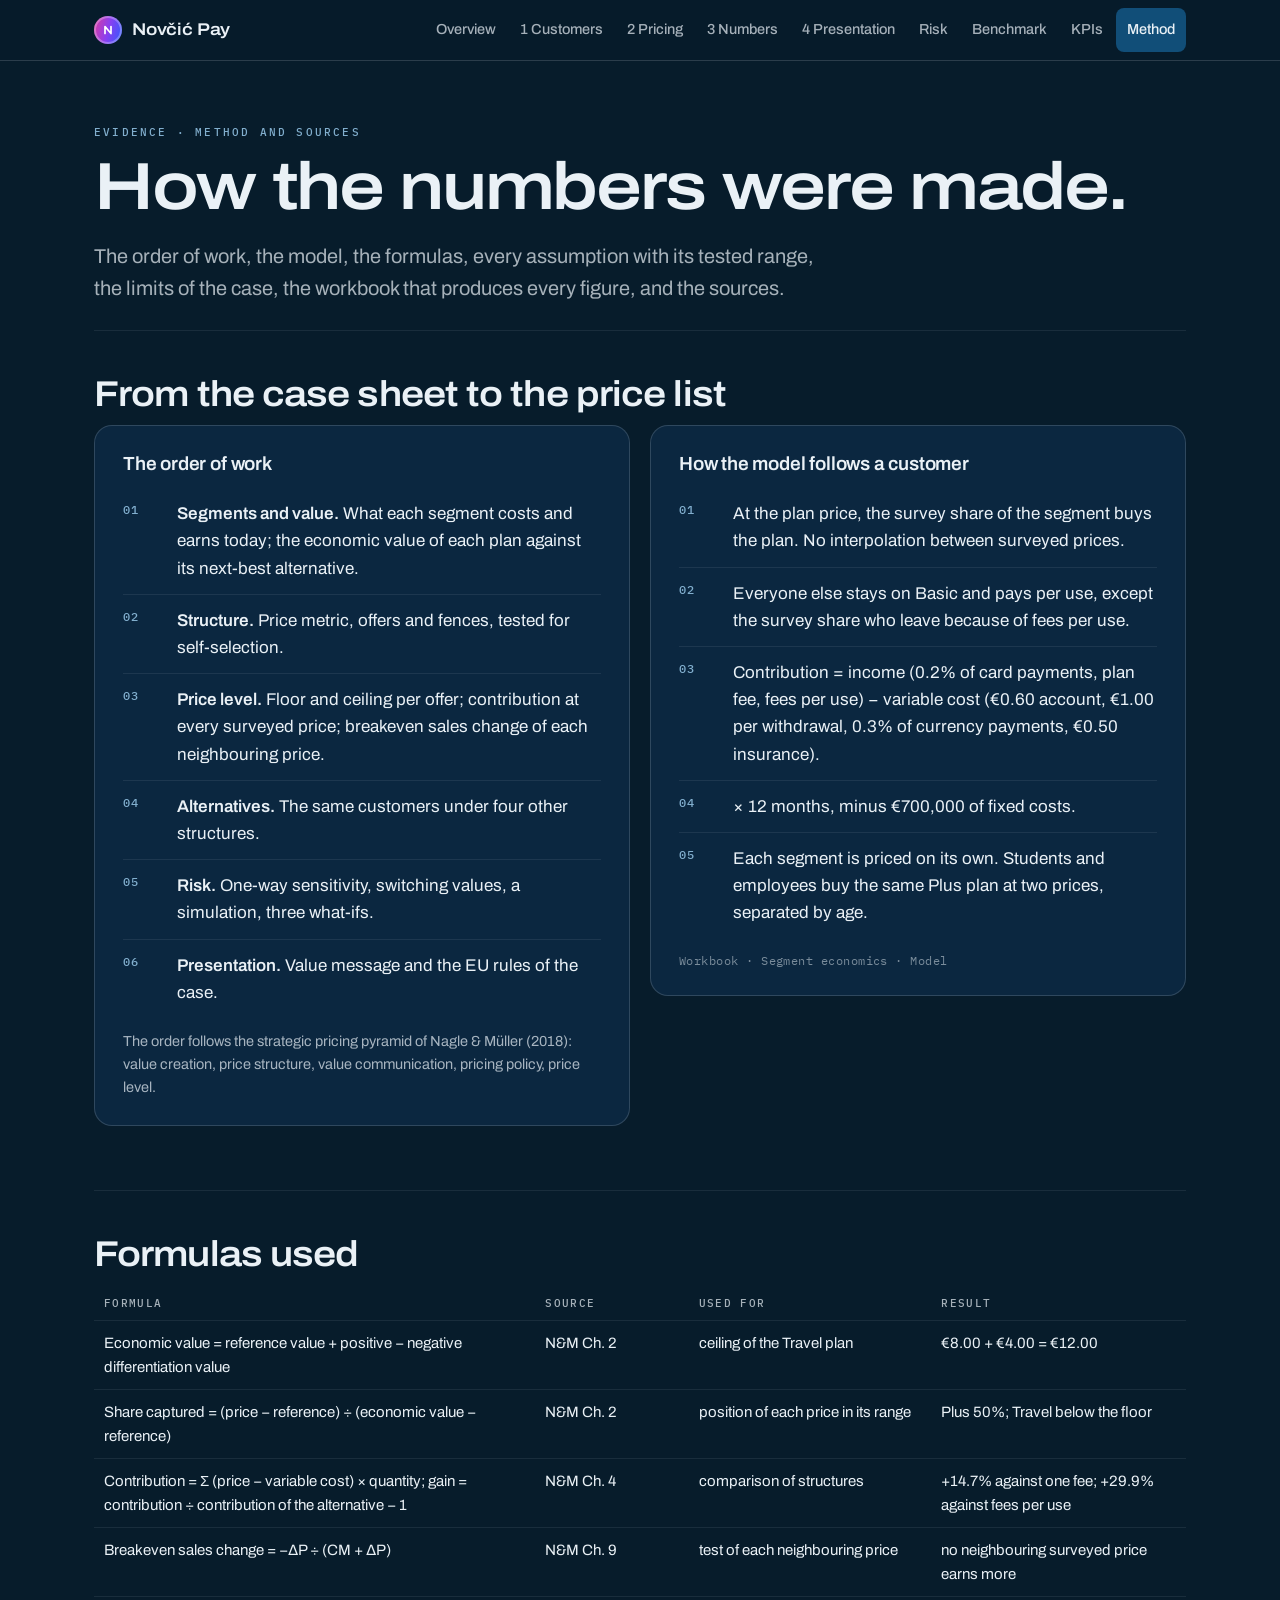
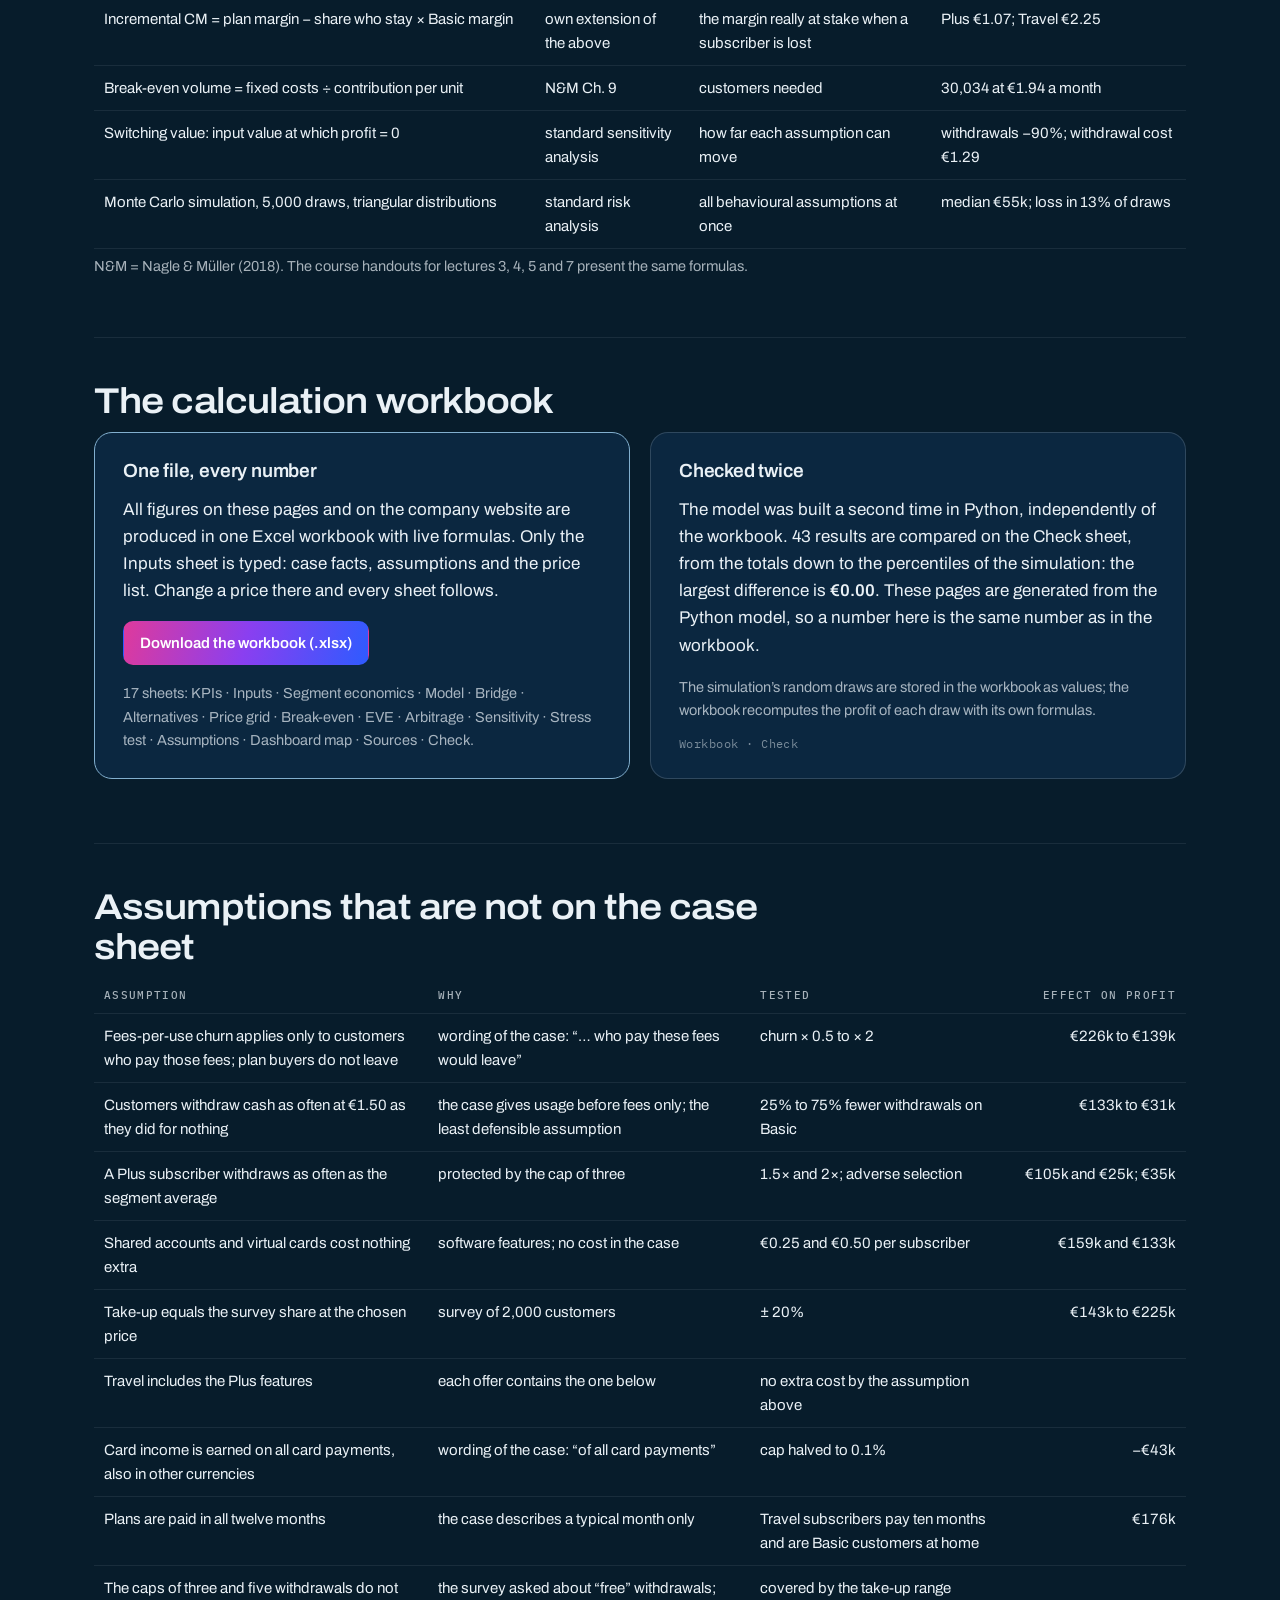
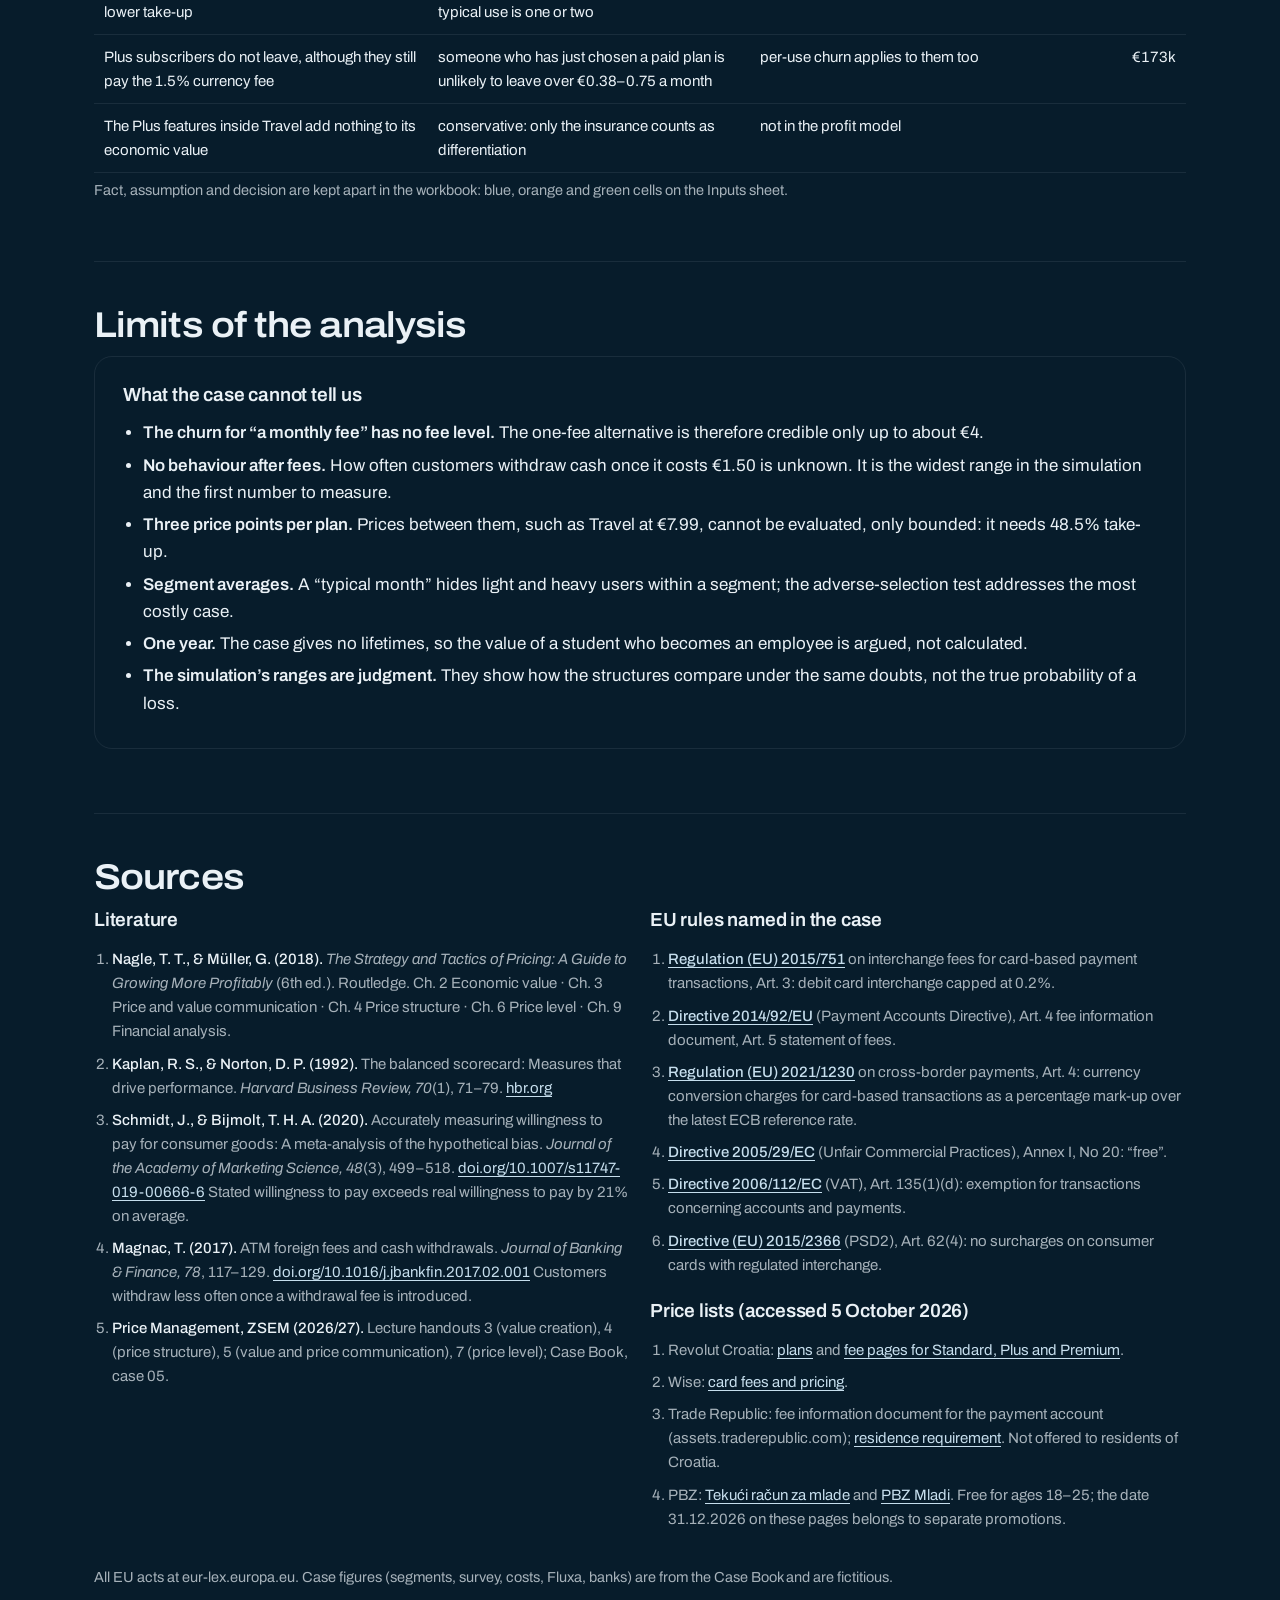
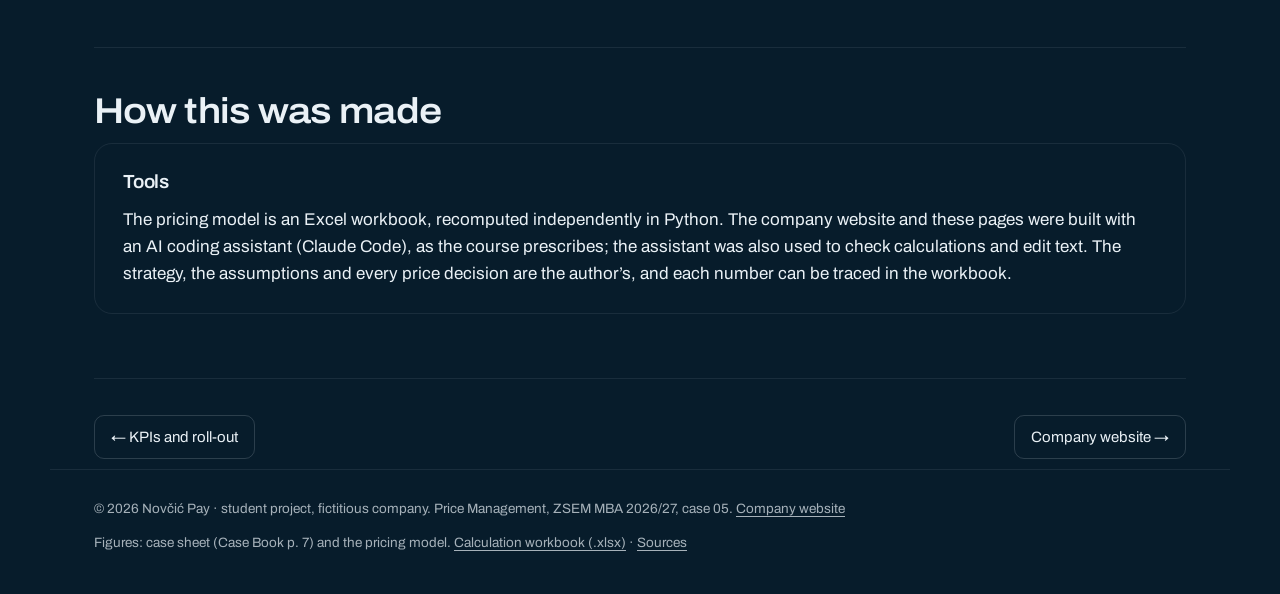
<file: dashboard/methodology.html>
<!DOCTYPE html>
<html lang="en">
<head>
<meta charset="utf-8">
<meta name="viewport" content="width=device-width, initial-scale=1">
<title>Method and sources · Novčić Pay pricing strategy 2027</title>
<meta name="description" content="Novčić Pay pricing strategy 2027: How the model works, every assumption, the workbook and the sources.">
<meta name="theme-color" content="#071C2B">
<link rel="icon" href="data:image/svg+xml,%3Csvg xmlns='http://www.w3.org/2000/svg' viewBox='0 0 32 32'%3E%3Ccircle cx='16' cy='16' r='16' fill='%238A3FF0'/%3E%3Cpath d='M10 23V9l12 14V9' fill='none' stroke='%23FFFFFF' stroke-width='3.2' stroke-linecap='round' stroke-linejoin='round'/%3E%3C/svg%3E">
<link rel="preconnect" href="https://fonts.googleapis.com">
<link rel="preconnect" href="https://fonts.gstatic.com" crossorigin>
<link href="https://fonts.googleapis.com/css2?family=Archivo:wdth,wght@100..125,400..700&family=IBM+Plex+Mono:wght@400;500&display=swap" rel="stylesheet">
<link rel="stylesheet" href="style.css?v=58e51b8b">
</head>
<body>
<a class="skip" href="#main">Skip to content</a>
<header class="top">
  <div class="wrap bar">
    <a class="brand" href="index.html"><i class="mark" aria-hidden="true"><svg viewBox="0 0 32 32"><path d="M10 23V9l12 14V9"/></svg></i>Novčić Pay <span>pricing strategy 2027</span></a>
    <nav class="menu" aria-label="Dashboard pages"><a href="index.html">Overview</a><a href="customers.html">1 Customers</a><a href="pricing.html">2 Pricing</a><a href="numbers.html">3 Numbers</a><a href="presentation.html">4 Presentation</a><a href="risk.html">Risk</a><a href="benchmark.html">Benchmark</a><a href="kpis.html">KPIs</a><a href="methodology.html" class=cur aria-current=page>Method</a></nav>
  </div>
</header>
<main class="wrap" id="main">
  <section class="hero">
    <div class="eyebrow">Evidence · Method and sources</div>
    <h1>How the numbers were made.</h1>
    <p class="lead">The order of work, the model, the formulas, every assumption with its tested range, the limits of the case, the workbook that produces every figure, and the sources.</p>
  </section>
  
<section><h2>From the case sheet to the price list</h2><div class="grid2"><article class="card "><h3>The order of work</h3><ol class='steps'><li><strong>Segments and value.</strong> What each segment costs and earns today; the economic value of each plan against its next-best alternative.</li><li><strong>Structure.</strong> Price metric, offers and fences, tested for self-selection.</li><li><strong>Price level.</strong> Floor and ceiling per offer; contribution at every surveyed price; breakeven sales change of each neighbouring price.</li><li><strong>Alternatives.</strong> The same customers under four other structures.</li><li><strong>Risk.</strong> One-way sensitivity, switching values, a simulation, three what-ifs.</li><li><strong>Presentation.</strong> Value message and the EU rules of the case.</li></ol><p class="note">The order follows the strategic pricing pyramid of Nagle &amp; Müller (2018): value creation, price structure, value communication, pricing policy, price level.</p></article><article class="card "><h3>How the model follows a customer</h3><ol class='steps'><li>At the plan price, the survey share of the segment buys the plan. No interpolation between surveyed prices.</li><li>Everyone else stays on Basic and pays per use, except the survey share who leave because of fees per use.</li><li>Contribution = income (0.2% of card payments, plan fee, fees per use) − variable cost (€0.60 account, €1.00 per withdrawal, 0.3% of currency payments, €0.50 insurance).</li><li>× 12 months, minus €700,000 of fixed costs.</li><li>Each segment is priced on its own. Students and employees buy the same Plus plan at two prices, separated by age.</li></ol><p class="src">Workbook · Segment economics · Model</p></article></div></section>
<section><h2>Formulas used</h2><div class="tablewrap"><table class=""><thead><tr><th>Formula</th><th>Source</th><th>Used for</th><th>Result</th></tr></thead><tbody><tr><td>Economic value = reference value + positive − negative differentiation value</td><td>N&amp;M Ch. 2</td><td>ceiling of the Travel plan</td><td>€8.00 + €4.00 = €12.00</td></tr><tr><td>Share captured = (price − reference) ÷ (economic value − reference)</td><td>N&amp;M Ch. 2</td><td>position of each price in its range</td><td>Plus 50%; Travel below the floor</td></tr><tr><td>Contribution = Σ (price − variable cost) × quantity; gain = contribution ÷ contribution of the alternative − 1</td><td>N&amp;M Ch. 4</td><td>comparison of structures</td><td>+14.7% against one fee; +29.9% against fees per use</td></tr><tr><td>Breakeven sales change = −ΔP ÷ (CM + ΔP)</td><td>N&amp;M Ch. 9</td><td>test of each neighbouring price</td><td>no neighbouring surveyed price earns more</td></tr><tr><td>Incremental CM = plan margin − share who stay × Basic margin</td><td>own extension of the above</td><td>the margin really at stake when a subscriber is lost</td><td>Plus €1.07; Travel €2.25</td></tr><tr><td>Break-even volume = fixed costs ÷ contribution per unit</td><td>N&amp;M Ch. 9</td><td>customers needed</td><td>30,034 at €1.94 a month</td></tr><tr><td>Switching value: input value at which profit = 0</td><td>standard sensitivity analysis</td><td>how far each assumption can move</td><td>withdrawals −90%; withdrawal cost €1.29</td></tr><tr><td>Monte Carlo simulation, 5,000 draws, triangular distributions</td><td>standard risk analysis</td><td>all behavioural assumptions at once</td><td>median €55k; loss in 13% of draws</td></tr></tbody></table></div><p class="small">N&amp;M = Nagle &amp; Müller (2018). The course handouts for lectures 3, 4, 5 and 7 present the same formulas.</p></section>
<section id="workbook"><h2>The calculation workbook</h2><div class="grid2">
<article class="card accent"><h3>One file, every number</h3><p>All figures on these pages and on the company website are produced in one Excel workbook with live formulas. Only the Inputs sheet is typed: case facts, assumptions and the price list. Change a price there and every sheet follows.</p><p><a class='btn solid' href='Novcic-Pay-pricing-calculations.xlsx'>Download the workbook (.xlsx)</a></p><p class="note">17 sheets: KPIs · Inputs · Segment economics · Model · Bridge · Alternatives · Price grid · Break-even · EVE · Arbitrage · Sensitivity · Stress test · Assumptions · Dashboard map · Sources · Check.</p></article>
<article class="card "><h3>Checked twice</h3><p>The model was built a second time in Python, independently of the workbook. 43 results are compared on the Check sheet, from the totals down to the percentiles of the simulation: the largest difference is <strong>€0.00</strong>. These pages are generated from the Python model, so a number here is the same number as in the workbook.</p><p class="note">The simulation’s random draws are stored in the workbook as values; the workbook recomputes the profit of each draw with its own formulas.</p><p class="src">Workbook · Check</p></article>
</div></section>
<section id="assumptions"><h2>Assumptions that are not on the case sheet</h2><div class="tablewrap"><table class=""><thead><tr><th>Assumption</th><th>Why</th><th>Tested</th><th class=n>Effect on profit</th></tr></thead><tbody><tr><td>Fees-per-use churn applies only to customers who pay those fees; plan buyers do not leave</td><td>wording of the case: “… who pay these fees would leave”</td><td>churn × 0.5 to × 2</td><td class=n>€226k to €139k</td></tr><tr><td>Customers withdraw cash as often at €1.50 as they did for nothing</td><td>the case gives usage before fees only; the least defensible assumption</td><td>25% to 75% fewer withdrawals on Basic</td><td class=n>€133k to €31k</td></tr><tr><td>A Plus subscriber withdraws as often as the segment average</td><td>protected by the cap of three</td><td>1.5× and 2×; adverse selection</td><td class=n>€105k and €25k; €35k</td></tr><tr><td>Shared accounts and virtual cards cost nothing extra</td><td>software features; no cost in the case</td><td>€0.25 and €0.50 per subscriber</td><td class=n>€159k and €133k</td></tr><tr><td>Take-up equals the survey share at the chosen price</td><td>survey of 2,000 customers</td><td>± 20%</td><td class=n>€143k to €225k</td></tr><tr><td>Travel includes the Plus features</td><td>each offer contains the one below</td><td>no extra cost by the assumption above</td><td class=n></td></tr><tr><td>Card income is earned on all card payments, also in other currencies</td><td>wording of the case: “of all card payments”</td><td>cap halved to 0.1%</td><td class=n>−€43k</td></tr><tr><td>Plans are paid in all twelve months</td><td>the case describes a typical month only</td><td>Travel subscribers pay ten months and are Basic customers at home</td><td class=n>€176k</td></tr><tr><td>The caps of three and five withdrawals do not lower take-up</td><td>the survey asked about “free” withdrawals; typical use is one or two</td><td>covered by the take-up range</td><td class=n></td></tr><tr><td>Plus subscribers do not leave, although they still pay the 1.5% currency fee</td><td>someone who has just chosen a paid plan is unlikely to leave over €0.38–0.75 a month</td><td>per-use churn applies to them too</td><td class=n>€173k</td></tr><tr><td>The Plus features inside Travel add nothing to its economic value</td><td>conservative: only the insurance counts as differentiation</td><td>not in the profit model</td><td class=n></td></tr></tbody></table></div><p class="small">Fact, assumption and decision are kept apart in the workbook: blue, orange and green cells on the Inputs sheet.</p></section>
<section><h2>Limits of the analysis</h2><article class="card plain"><h3>What the case cannot tell us</h3><ul><li><strong>The churn for “a monthly fee” has no fee level.</strong> The one-fee alternative is therefore credible only up to about €4.</li><li><strong>No behaviour after fees.</strong> How often customers withdraw cash once it costs €1.50 is unknown. It is the widest range in the simulation and the first number to measure.</li><li><strong>Three price points per plan.</strong> Prices between them, such as Travel at €7.99, cannot be evaluated, only bounded: it needs 48.5% take-up.</li><li><strong>Segment averages.</strong> A “typical month” hides light and heavy users within a segment; the adverse-selection test addresses the most costly case.</li><li><strong>One year.</strong> The case gives no lifetimes, so the value of a student who becomes an employee is argued, not calculated.</li><li><strong>The simulation’s ranges are judgment.</strong> They show how the structures compare under the same doubts, not the true probability of a loss.</li></ul></article></section>
<section id="sources"><h2>Sources</h2>
<div class="grid2">
<div>
<h3>Literature</h3>
<ol class="refs">
<li><b>Nagle, T. T., &amp; Müller, G. (2018).</b> <i>The Strategy and Tactics of Pricing: A Guide to Growing More Profitably</i> (6th ed.). Routledge. Ch. 2 Economic value · Ch. 3 Price and value communication · Ch. 4 Price structure · Ch. 6 Price level · Ch. 9 Financial analysis.</li>
<li><b>Kaplan, R. S., &amp; Norton, D. P. (1992).</b> The balanced scorecard: Measures that drive performance. <i>Harvard Business Review, 70</i>(1), 71–79. <a href="https://hbr.org/1992/01/the-balanced-scorecard-measures-that-drive-performance-2" target="_blank" rel="noopener">hbr.org</a></li>
<li><b>Schmidt, J., &amp; Bijmolt, T. H. A. (2020).</b> Accurately measuring willingness to pay for consumer goods: A meta-analysis of the hypothetical bias. <i>Journal of the Academy of Marketing Science, 48</i>(3), 499–518. <a href="https://doi.org/10.1007/s11747-019-00666-6" target="_blank" rel="noopener">doi.org/10.1007/s11747-019-00666-6</a> Stated willingness to pay exceeds real willingness to pay by 21% on average.</li>
<li><b>Magnac, T. (2017).</b> ATM foreign fees and cash withdrawals. <i>Journal of Banking &amp; Finance, 78</i>, 117–129. <a href="https://doi.org/10.1016/j.jbankfin.2017.02.001" target="_blank" rel="noopener">doi.org/10.1016/j.jbankfin.2017.02.001</a> Customers withdraw less often once a withdrawal fee is introduced.</li>
<li><b>Price Management, ZSEM (2026/27).</b> Lecture handouts 3 (value creation), 4 (price structure), 5 (value and price communication), 7 (price level); Case Book, case 05.</li>
</ol>
</div>
<div>
<h3>EU rules named in the case</h3>
<ol class="refs">
<li><b><a href="https://eur-lex.europa.eu/eli/reg/2015/751/oj" target="_blank" rel="noopener">Regulation (EU) 2015/751</a></b> on interchange fees for card-based payment transactions, Art. 3: debit card interchange capped at 0.2%.</li>
<li><b><a href="https://eur-lex.europa.eu/eli/dir/2014/92/oj" target="_blank" rel="noopener">Directive 2014/92/EU</a></b> (Payment Accounts Directive), Art. 4 fee information document, Art. 5 statement of fees.</li>
<li><b><a href="https://eur-lex.europa.eu/eli/reg/2021/1230/oj" target="_blank" rel="noopener">Regulation (EU) 2021/1230</a></b> on cross-border payments, Art. 4: currency conversion charges for card-based transactions as a percentage mark-up over the latest ECB reference rate.</li>
<li><b><a href="https://eur-lex.europa.eu/eli/dir/2005/29/oj" target="_blank" rel="noopener">Directive 2005/29/EC</a></b> (Unfair Commercial Practices), Annex I, No 20: “free”.</li>
<li><b><a href="https://eur-lex.europa.eu/eli/dir/2006/112/oj" target="_blank" rel="noopener">Directive 2006/112/EC</a></b> (VAT), Art. 135(1)(d): exemption for transactions concerning accounts and payments.</li>
<li><b><a href="https://eur-lex.europa.eu/eli/dir/2015/2366/oj" target="_blank" rel="noopener">Directive (EU) 2015/2366</a></b> (PSD2), Art. 62(4): no surcharges on consumer cards with regulated interchange.</li>
</ol>
<h3 style="margin-top:22px">Price lists (accessed 5 October 2026)</h3>
<ol class="refs">
<li>Revolut Croatia: <a href="https://www.revolut.com/en-HR/our-pricing-plans/" target="_blank" rel="noopener">plans</a> and <a href="https://www.revolut.com/en-HR/legal/" target="_blank" rel="noopener">fee pages for Standard, Plus and Premium</a>.</li>
<li>Wise: <a href="https://wise.com/hr/pricing/" target="_blank" rel="noopener">card fees and pricing</a>.</li>
<li>Trade Republic: fee information document for the payment account (assets.traderepublic.com); <a href="https://support.traderepublic.com/en-lu/701-Why-do-I-have-to-be-a-permanent-resident-to-open-an-account" target="_blank" rel="noopener">residence requirement</a>. Not offered to residents of Croatia.</li>
<li>PBZ: <a href="https://www.pbz.hr/gradjani/racuni/tekuci-racun-za-mlade.html" target="_blank" rel="noopener">Tekući račun za mlade</a> and <a href="https://www.pbz.hr/studenti/pbz-mladi.html" target="_blank" rel="noopener">PBZ Mladi</a>. Free for ages 18–25; the date 31.12.2026 on these pages belongs to separate promotions.</li>
</ol>
</div>
</div>
<p class="small">All EU acts at eur-lex.europa.eu. Case figures (segments, survey, costs, Fluxa, banks) are from the Case Book and are fictitious.</p>
</section>
<section><h2>How this was made</h2><article class="card plain"><h3>Tools</h3><p>The pricing model is an Excel workbook, recomputed independently in Python. The company website and these pages were built with an AI coding assistant (Claude Code), as the course prescribes; the assistant was also used to check calculations and edit text. The strategy, the assumptions and every price decision are the author’s, and each number can be traced in the workbook.</p></article></section>

  <nav class="pager" aria-label="Previous and next page"><a href="kpis.html">← KPIs and roll-out</a><a href="../">Company website →</a></nav>
</main>
<footer class="wrap foot">
  <span>© 2026 Novčić Pay · student project, fictitious company. Price Management, ZSEM MBA 2026/27, case 05. <a href="../">Company website</a></span>
  <span>Figures: case sheet (Case Book p. 7) and the pricing model. <a href="Novcic-Pay-pricing-calculations.xlsx">Calculation workbook (.xlsx)</a> · <a href="methodology.html#sources">Sources</a></span>
</footer>

</body>
</html>
</file>
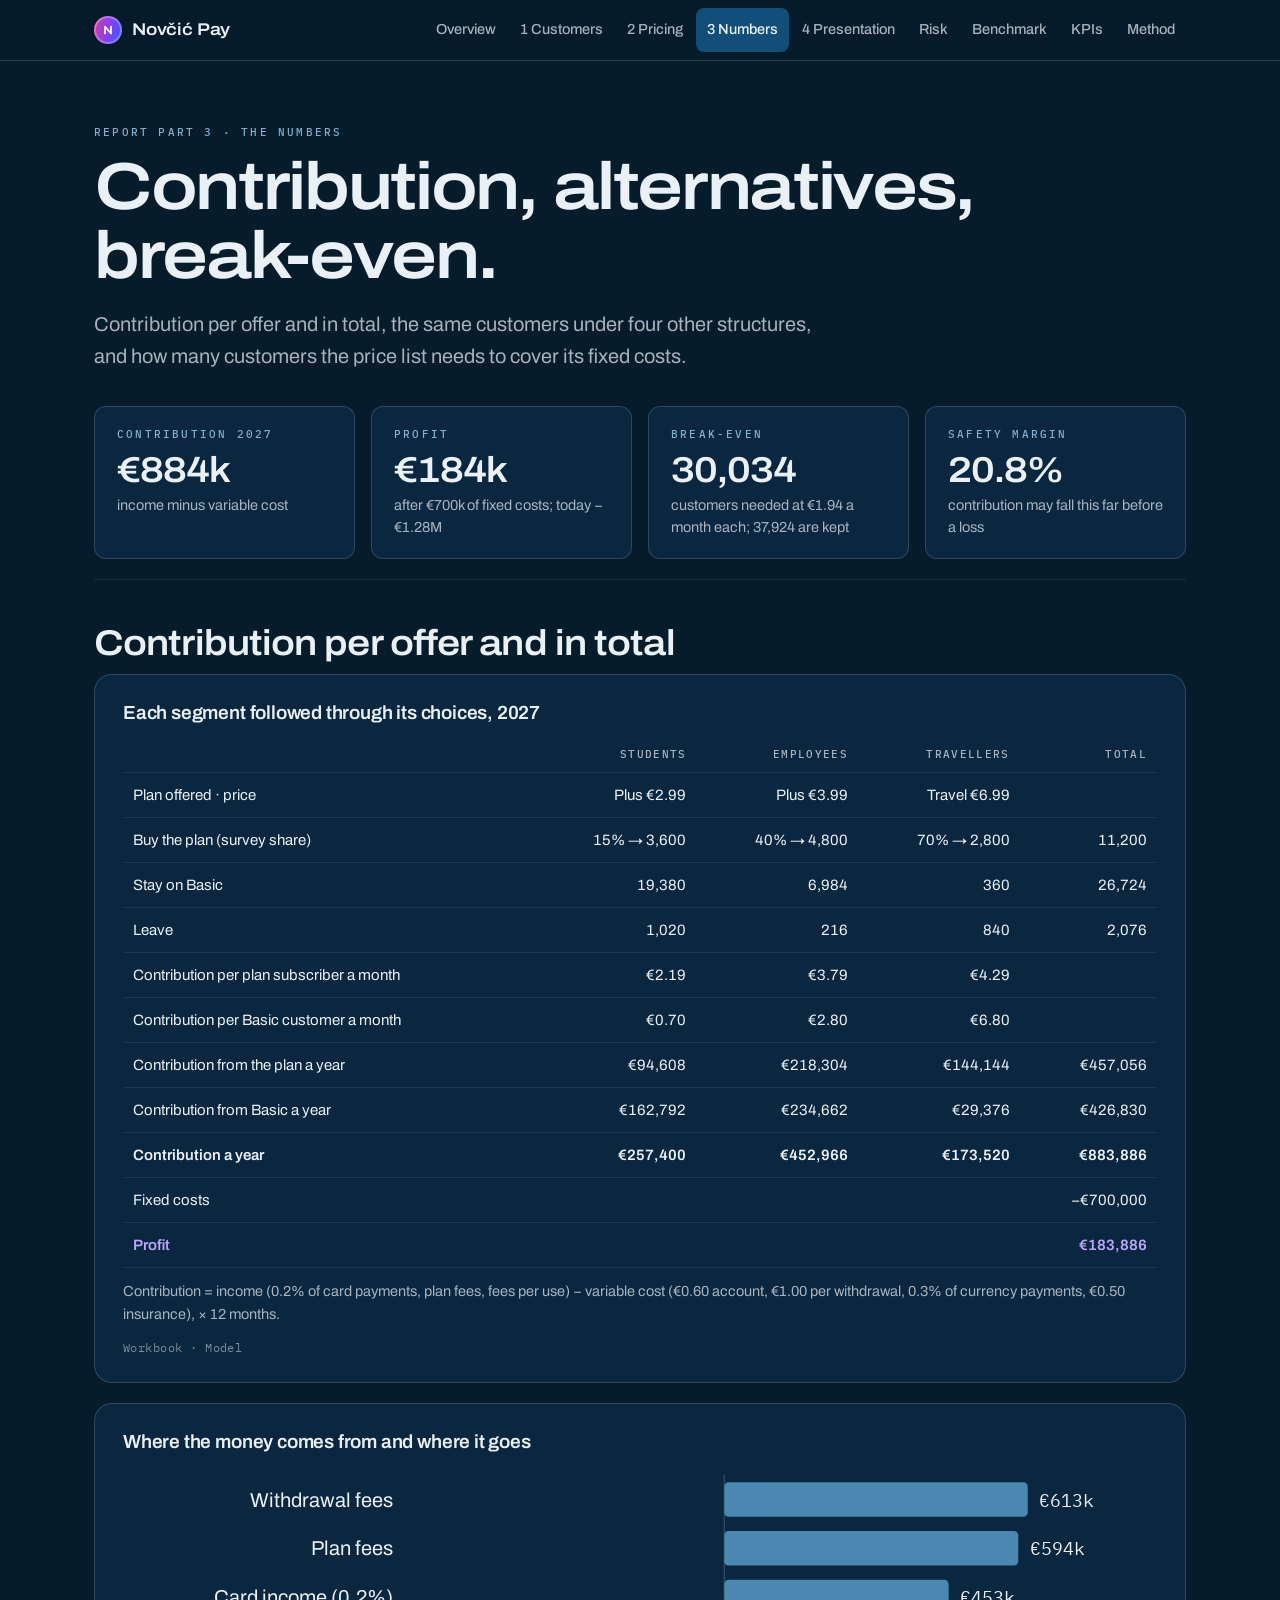
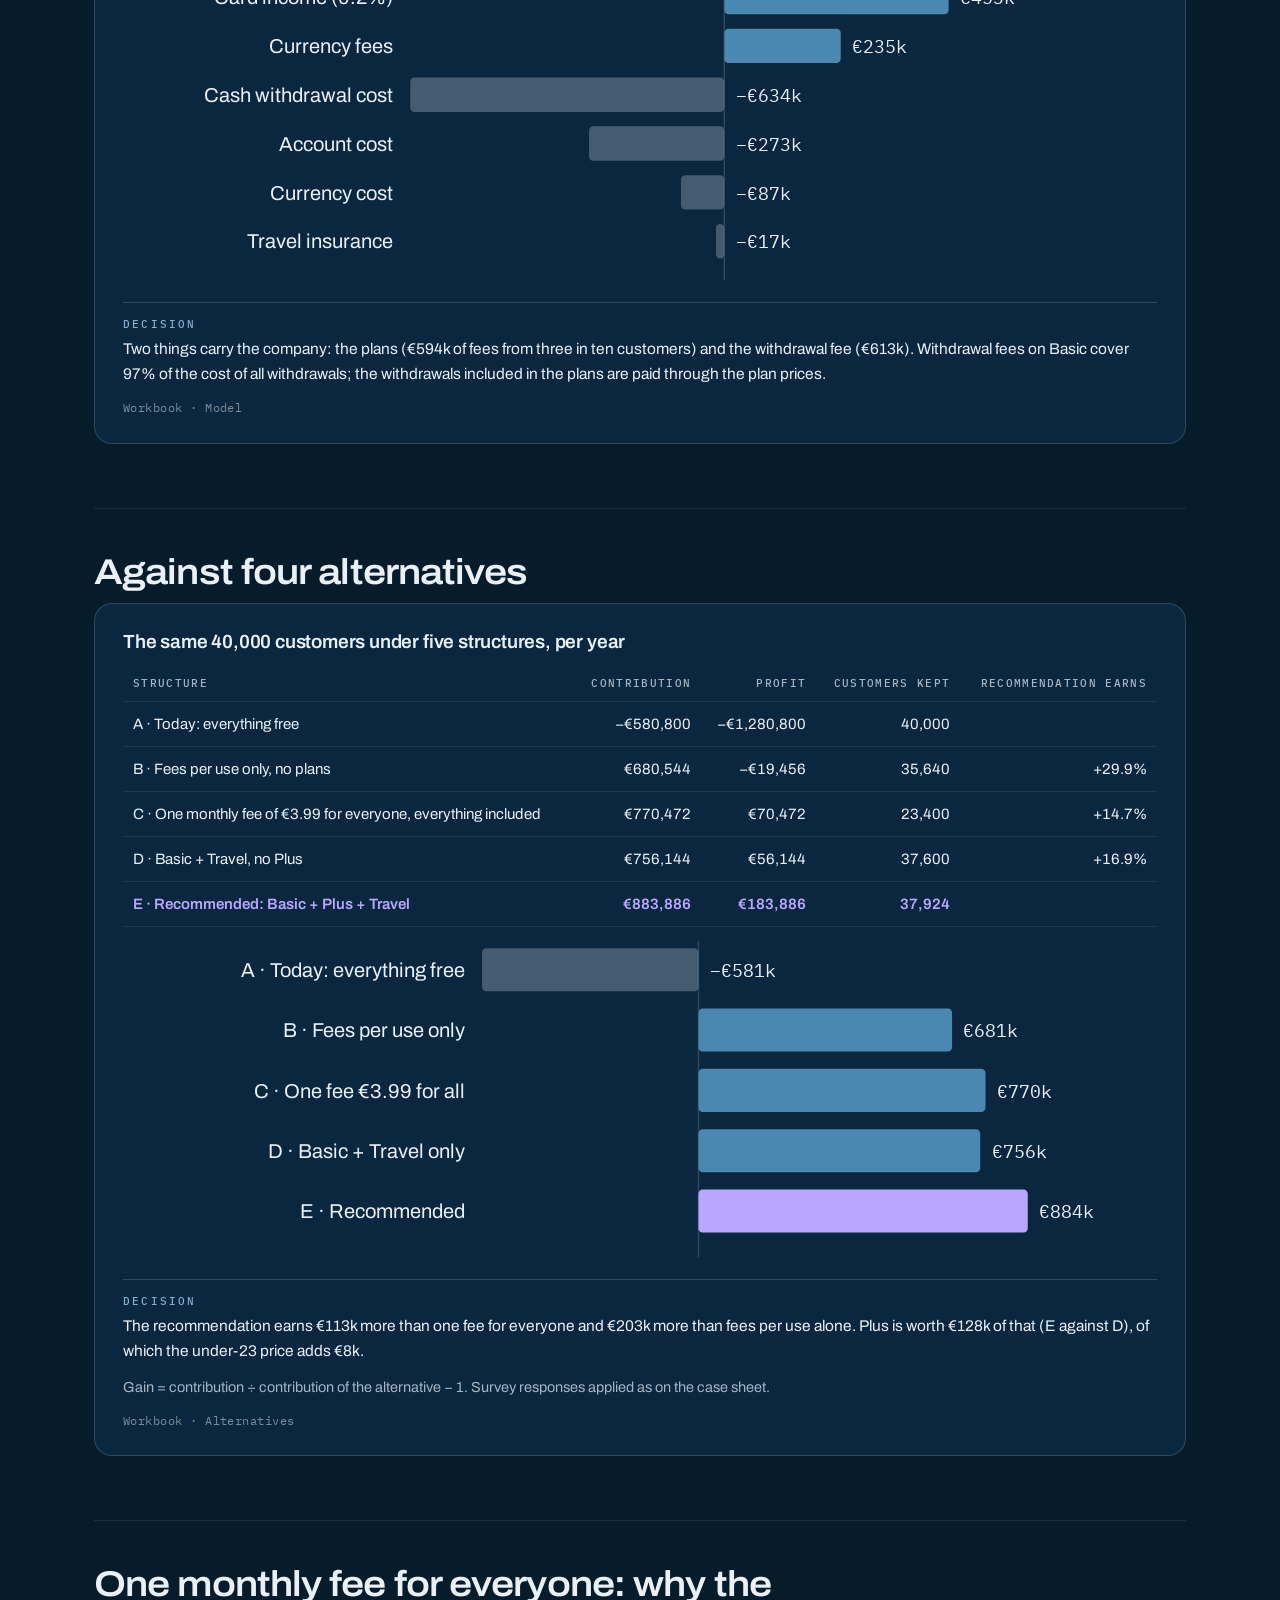
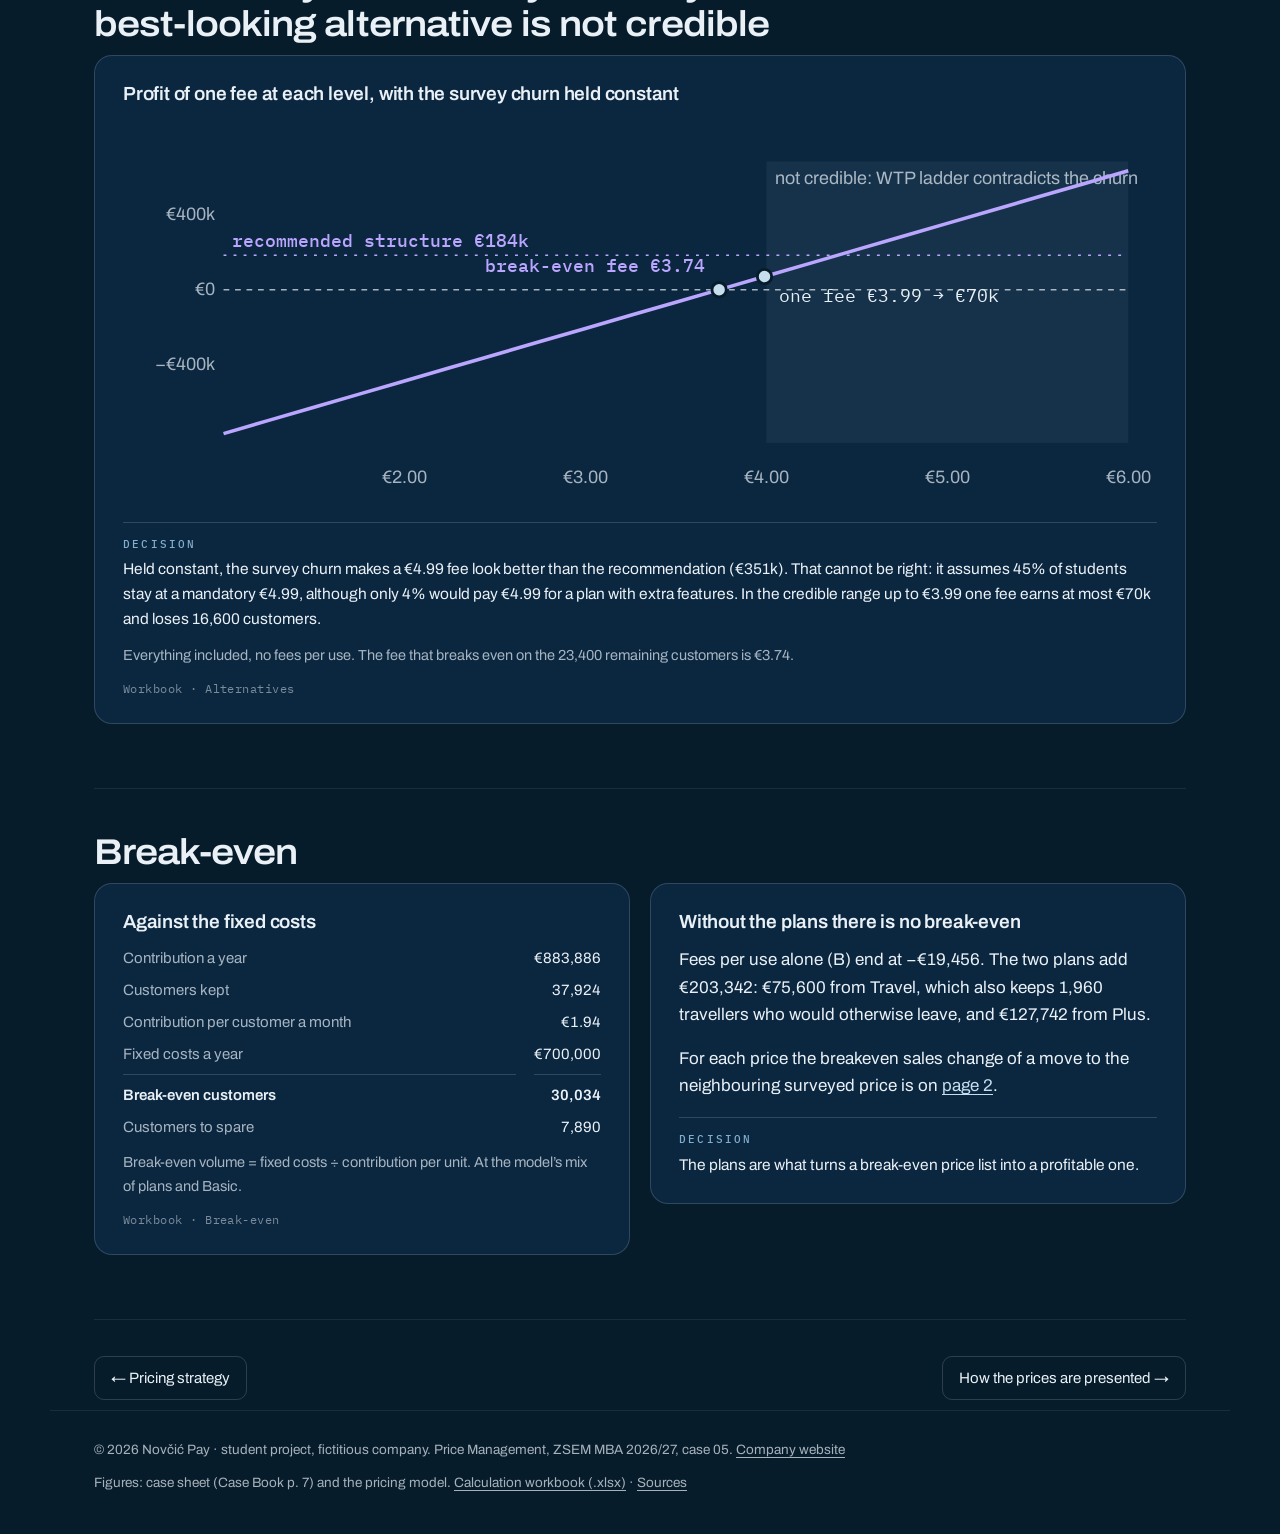
<file: dashboard/numbers.html>
<!DOCTYPE html>
<html lang="en">
<head>
<meta charset="utf-8">
<meta name="viewport" content="width=device-width, initial-scale=1">
<title>The numbers · Novčić Pay pricing strategy 2027</title>
<meta name="description" content="Novčić Pay pricing strategy 2027: Contribution per offer and in total, four alternatives, break-even.">
<meta name="theme-color" content="#071C2B">
<link rel="icon" href="data:image/svg+xml,%3Csvg xmlns='http://www.w3.org/2000/svg' viewBox='0 0 32 32'%3E%3Ccircle cx='16' cy='16' r='16' fill='%238A3FF0'/%3E%3Cpath d='M10 23V9l12 14V9' fill='none' stroke='%23FFFFFF' stroke-width='3.2' stroke-linecap='round' stroke-linejoin='round'/%3E%3C/svg%3E">
<link rel="preconnect" href="https://fonts.googleapis.com">
<link rel="preconnect" href="https://fonts.gstatic.com" crossorigin>
<link href="https://fonts.googleapis.com/css2?family=Archivo:wdth,wght@100..125,400..700&family=IBM+Plex+Mono:wght@400;500&display=swap" rel="stylesheet">
<link rel="stylesheet" href="style.css?v=58e51b8b">
</head>
<body>
<a class="skip" href="#main">Skip to content</a>
<header class="top">
  <div class="wrap bar">
    <a class="brand" href="index.html"><i class="mark" aria-hidden="true"><svg viewBox="0 0 32 32"><path d="M10 23V9l12 14V9"/></svg></i>Novčić Pay <span>pricing strategy 2027</span></a>
    <nav class="menu" aria-label="Dashboard pages"><a href="index.html">Overview</a><a href="customers.html">1 Customers</a><a href="pricing.html">2 Pricing</a><a href="numbers.html" class=cur aria-current=page>3 Numbers</a><a href="presentation.html">4 Presentation</a><a href="risk.html">Risk</a><a href="benchmark.html">Benchmark</a><a href="kpis.html">KPIs</a><a href="methodology.html">Method</a></nav>
  </div>
</header>
<main class="wrap" id="main">
  <section class="hero">
    <div class="eyebrow">Report part 3 · The numbers</div>
    <h1>Contribution, alternatives, break-even.</h1>
    <p class="lead">Contribution per offer and in total, the same customers under four other structures, and how many customers the price list needs to cover its fixed costs.</p>
  </section>
  
<div class="tiles"><div class="tile"><div class="mono">Contribution 2027</div><div class="big">€884k</div><div class="sub">income minus variable cost</div></div><div class="tile"><div class="mono">Profit</div><div class="big">€184k</div><div class="sub">after €700k of fixed costs; today −€1.28M</div></div><div class="tile"><div class="mono">Break-even</div><div class="big">30,034</div><div class="sub">customers needed at €1.94 a month each; 37,924 are kept</div></div><div class="tile"><div class="mono">Safety margin</div><div class="big">20.8%</div><div class="sub">contribution may fall this far before a loss</div></div></div>
<section><h2>Contribution per offer and in total</h2><article class="card "><h3>Each segment followed through its choices, 2027</h3><div class="tablewrap"><table class=""><thead><tr><th></th><th class=n>Students</th><th class=n>Employees</th><th class=n>Travellers</th><th class=n>Total</th></tr></thead><tbody><tr><td>Plan offered · price</td><td class=n>Plus €2.99</td><td class=n>Plus €3.99</td><td class=n>Travel €6.99</td><td class=n></td></tr><tr><td>Buy the plan (survey share)</td><td class=n>15% → 3,600</td><td class=n>40% → 4,800</td><td class=n>70% → 2,800</td><td class=n>11,200</td></tr><tr><td>Stay on Basic</td><td class=n>19,380</td><td class=n>6,984</td><td class=n>360</td><td class=n>26,724</td></tr><tr><td>Leave</td><td class=n>1,020</td><td class=n>216</td><td class=n>840</td><td class=n>2,076</td></tr><tr><td>Contribution per plan subscriber a month</td><td class=n>€2.19</td><td class=n>€3.79</td><td class=n>€4.29</td><td class=n></td></tr><tr><td>Contribution per Basic customer a month</td><td class=n>€0.70</td><td class=n>€2.80</td><td class=n>€6.80</td><td class=n></td></tr><tr><td>Contribution from the plan a year</td><td class=n>€94,608</td><td class=n>€218,304</td><td class=n>€144,144</td><td class=n>€457,056</td></tr><tr><td>Contribution from Basic a year</td><td class=n>€162,792</td><td class=n>€234,662</td><td class=n>€29,376</td><td class=n>€426,830</td></tr><tr class=sum><td>Contribution a year</td><td class=n>€257,400</td><td class=n>€452,966</td><td class=n>€173,520</td><td class=n>€883,886</td></tr><tr><td>Fixed costs</td><td class=n></td><td class=n></td><td class=n></td><td class=n>−€700,000</td></tr><tr class=hi><td>Profit</td><td class=n></td><td class=n></td><td class=n></td><td class=n>€183,886</td></tr></tbody></table></div><p class="note">Contribution = income (0.2% of card payments, plan fees, fees per use) − variable cost (€0.60 account, €1.00 per withdrawal, 0.3% of currency payments, €0.50 insurance), × 12 months.</p><p class="src">Workbook · Model</p></article><article class="card "><h3>Where the money comes from and where it goes</h3><div class="cw"><svg class="chart wide" viewBox="0 0 720 282" role="img" aria-label="bar chart">
<line x1="418.7" y1="0" x2="418.7" y2="282" class="axis"/>
<text x="188" y="22.0" text-anchor="end" class="lbl">Withdrawal fees</text>
<rect x="418.7" y="5" width="211.3" height="24" rx="3" class="bar"/>
<text x="638.0" y="22.0" text-anchor="start" class="val">€613k</text>
<text x="188" y="56.0" text-anchor="end" class="lbl">Plan fees</text>
<rect x="418.7" y="39" width="204.7" height="24" rx="3" class="bar"/>
<text x="631.3" y="56.0" text-anchor="start" class="val">€594k</text>
<text x="188" y="90.0" text-anchor="end" class="lbl">Card income (0.2%)</text>
<rect x="418.7" y="73" width="156.2" height="24" rx="3" class="bar"/>
<text x="582.8" y="90.0" text-anchor="start" class="val">€453k</text>
<text x="188" y="124.0" text-anchor="end" class="lbl">Currency fees</text>
<rect x="418.7" y="107" width="81.1" height="24" rx="3" class="bar"/>
<text x="507.8" y="124.0" text-anchor="start" class="val">€235k</text>
<text x="188" y="158.0" text-anchor="end" class="lbl">Cash withdrawal cost</text>
<rect x="200.0" y="141" width="218.7" height="24" rx="3" class="bar neg"/>
<text x="426.7" y="158.0" text-anchor="start" class="val">−€634k</text>
<text x="188" y="192.0" text-anchor="end" class="lbl">Account cost</text>
<rect x="324.5" y="175" width="94.1" height="24" rx="3" class="bar neg"/>
<text x="426.7" y="192.0" text-anchor="start" class="val">−€273k</text>
<text x="188" y="226.0" text-anchor="end" class="lbl">Currency cost</text>
<rect x="388.5" y="209" width="30.1" height="24" rx="3" class="bar neg"/>
<text x="426.7" y="226.0" text-anchor="start" class="val">−€87k</text>
<text x="188" y="260.0" text-anchor="end" class="lbl">Travel insurance</text>
<rect x="412.9" y="243" width="5.8" height="24" rx="3" class="bar neg"/>
<text x="426.7" y="260.0" text-anchor="start" class="val">−€17k</text>
</svg></div><p class="decision"><span class="mono">Decision</span>Two things carry the company: the plans (€594k of fees from three in ten customers) and the withdrawal fee (€613k). Withdrawal fees on Basic cover 97% of the cost of all withdrawals; the withdrawals included in the plans are paid through the plan prices.</p><p class="src">Workbook · Model</p></article></section>
<section><h2>Against four alternatives</h2><article class="card "><h3>The same 40,000 customers under five structures, per year</h3><div class="tablewrap"><table class=""><thead><tr><th>Structure</th><th class=n>Contribution</th><th class=n>Profit</th><th class=n>Customers kept</th><th class=n>Recommendation earns</th></tr></thead><tbody><tr><td>A · Today: everything free</td><td class=n>−€580,800</td><td class=n>−€1,280,800</td><td class=n>40,000</td><td class=n></td></tr><tr><td>B · Fees per use only, no plans</td><td class=n>€680,544</td><td class=n>−€19,456</td><td class=n>35,640</td><td class=n>+29.9%</td></tr><tr><td>C · One monthly fee of €3.99 for everyone, everything included</td><td class=n>€770,472</td><td class=n>€70,472</td><td class=n>23,400</td><td class=n>+14.7%</td></tr><tr><td>D · Basic + Travel, no Plus</td><td class=n>€756,144</td><td class=n>€56,144</td><td class=n>37,600</td><td class=n>+16.9%</td></tr><tr class=hi><td>E · Recommended: Basic + Plus + Travel</td><td class=n>€883,886</td><td class=n>€183,886</td><td class=n>37,924</td><td class=n></td></tr></tbody></table></div><div class="cw"><svg class="chart wide" viewBox="0 0 720 220" role="img" aria-label="bar chart">
<line x1="400.7" y1="0" x2="400.7" y2="220" class="axis"/>
<text x="238" y="25.0" text-anchor="end" class="lbl">A · Today: everything free</text>
<rect x="250.0" y="5" width="150.7" height="30" rx="3" class="bar neg"/>
<text x="408.7" y="25.0" text-anchor="start" class="val">−€581k</text>
<text x="238" y="67.0" text-anchor="end" class="lbl">B · Fees per use only</text>
<rect x="400.7" y="47" width="176.6" height="30" rx="3" class="bar"/>
<text x="585.2" y="67.0" text-anchor="start" class="val">€681k</text>
<text x="238" y="109.0" text-anchor="end" class="lbl">C · One fee €3.99 for all</text>
<rect x="400.7" y="89" width="199.9" height="30" rx="3" class="bar"/>
<text x="608.6" y="109.0" text-anchor="start" class="val">€770k</text>
<text x="238" y="151.0" text-anchor="end" class="lbl">D · Basic + Travel only</text>
<rect x="400.7" y="131" width="196.2" height="30" rx="3" class="bar"/>
<text x="604.9" y="151.0" text-anchor="start" class="val">€756k</text>
<text x="238" y="193.0" text-anchor="end" class="lbl">E · Recommended</text>
<rect x="400.7" y="173" width="229.3" height="30" rx="3" class="bar hi"/>
<text x="638.0" y="193.0" text-anchor="start" class="val">€884k</text>
</svg></div><p class="decision"><span class="mono">Decision</span>The recommendation earns €113k more than one fee for everyone and €203k more than fees per use alone. Plus is worth €128k of that (E against D), of which the under-23 price adds €8k.</p><p class="note">Gain = contribution ÷ contribution of the alternative − 1. Survey responses applied as on the case sheet.</p><p class="src">Workbook · Alternatives</p></article></section>
<section><h2>One monthly fee for everyone: why the best-looking alternative is not credible</h2><article class="card "><h3>Profit of one fee at each level, with the survey churn held constant</h3><div class="cw"><svg class="chart wide" viewBox="0 0 720 260" role="img" aria-label="flat fee profit curve">
<rect x="448.0" y="24" width="252.0" height="196" class="shade"/>
<text x="454.3" y="40" class="lbl sm">not credible: WTP ladder contradicts the churn</text>
<line x1="70" y1="113.3" x2="700" y2="113.3" class="axis dashed"/><text x="64" y="117.3" text-anchor="end" class="lbl sm">€0</text>
<text x="64" y="169.4" text-anchor="end" class="lbl sm">−€400k</text>
<text x="64" y="65.1" text-anchor="end" class="lbl sm">€400k</text>
<polyline points="70.0,213.5 101.5,204.3 133.0,195.2 164.5,186.0 196.0,176.9 227.5,167.7 259.0,158.6 290.5,149.4 322.0,140.3 353.5,131.1 385.0,122.0 416.5,112.9 448.0,103.7 479.5,94.6 511.0,85.4 542.5,76.3 574.0,67.1 605.5,58.0 637.0,48.8 668.5,39.7 700.0,30.5" class="line"/>
<text x="196.0" y="248" text-anchor="middle" class="lbl sm">€2.00</text>
<text x="322.0" y="248" text-anchor="middle" class="lbl sm">€3.00</text>
<text x="448.0" y="248" text-anchor="middle" class="lbl sm">€4.00</text>
<text x="574.0" y="248" text-anchor="middle" class="lbl sm">€5.00</text>
<text x="700.0" y="248" text-anchor="middle" class="lbl sm">€6.00</text>
<circle cx="415.1" cy="113.3" r="5" class="dot"/><text x="405.1" y="101.3" text-anchor="end" class="val hi">break-even fee €3.74</text>
<circle cx="446.7" cy="104.1" r="5" class="dot"/><text x="456.7" y="122.1" class="val">one fee €3.99 → €70k</text>
<line x1="70" y1="89.3" x2="700" y2="89.3" class="axis hi"/><text x="76" y="83.3" text-anchor="start" class="val hi">recommended structure €184k</text>
</svg></div><p class="decision"><span class="mono">Decision</span>Held constant, the survey churn makes a €4.99 fee look better than the recommendation (€351k). That cannot be right: it assumes 45% of students stay at a mandatory €4.99, although only 4% would pay €4.99 for a plan with extra features. In the credible range up to €3.99 one fee earns at most €70k and loses 16,600 customers.</p><p class="note">Everything included, no fees per use. The fee that breaks even on the 23,400 remaining customers is €3.74.</p><p class="src">Workbook · Alternatives</p></article></section>
<section><h2>Break-even</h2><div class="grid2"><article class="card "><h3>Against the fixed costs</h3><dl class='kv'><dt>Contribution a year</dt><dd>€883,886</dd><dt>Customers kept</dt><dd>37,924</dd><dt>Contribution per customer a month</dt><dd>€1.94</dd><dt>Fixed costs a year</dt><dd>€700,000</dd><dt class='t'>Break-even customers</dt><dd class='t'>30,034</dd><dt>Customers to spare</dt><dd>7,890</dd></dl><p class="note">Break-even volume = fixed costs ÷ contribution per unit. At the model’s mix of plans and Basic.</p><p class="src">Workbook · Break-even</p></article><article class="card "><h3>Without the plans there is no break-even</h3><p>Fees per use alone (B) end at −€19,456. The two plans add €203,342: €75,600 from Travel, which also keeps 1,960 travellers who would otherwise leave, and €127,742 from Plus.</p><p>For each price the breakeven sales change of a move to the neighbouring surveyed price is on <a href='pricing.html'>page 2</a>.</p><p class="decision"><span class="mono">Decision</span>The plans are what turns a break-even price list into a profitable one.</p></article></div></section>

  <nav class="pager" aria-label="Previous and next page"><a href="pricing.html">← Pricing strategy</a><a href="presentation.html">How the prices are presented →</a></nav>
</main>
<footer class="wrap foot">
  <span>© 2026 Novčić Pay · student project, fictitious company. Price Management, ZSEM MBA 2026/27, case 05. <a href="../">Company website</a></span>
  <span>Figures: case sheet (Case Book p. 7) and the pricing model. <a href="Novcic-Pay-pricing-calculations.xlsx">Calculation workbook (.xlsx)</a> · <a href="methodology.html#sources">Sources</a></span>
</footer>

</body>
</html>
</file>
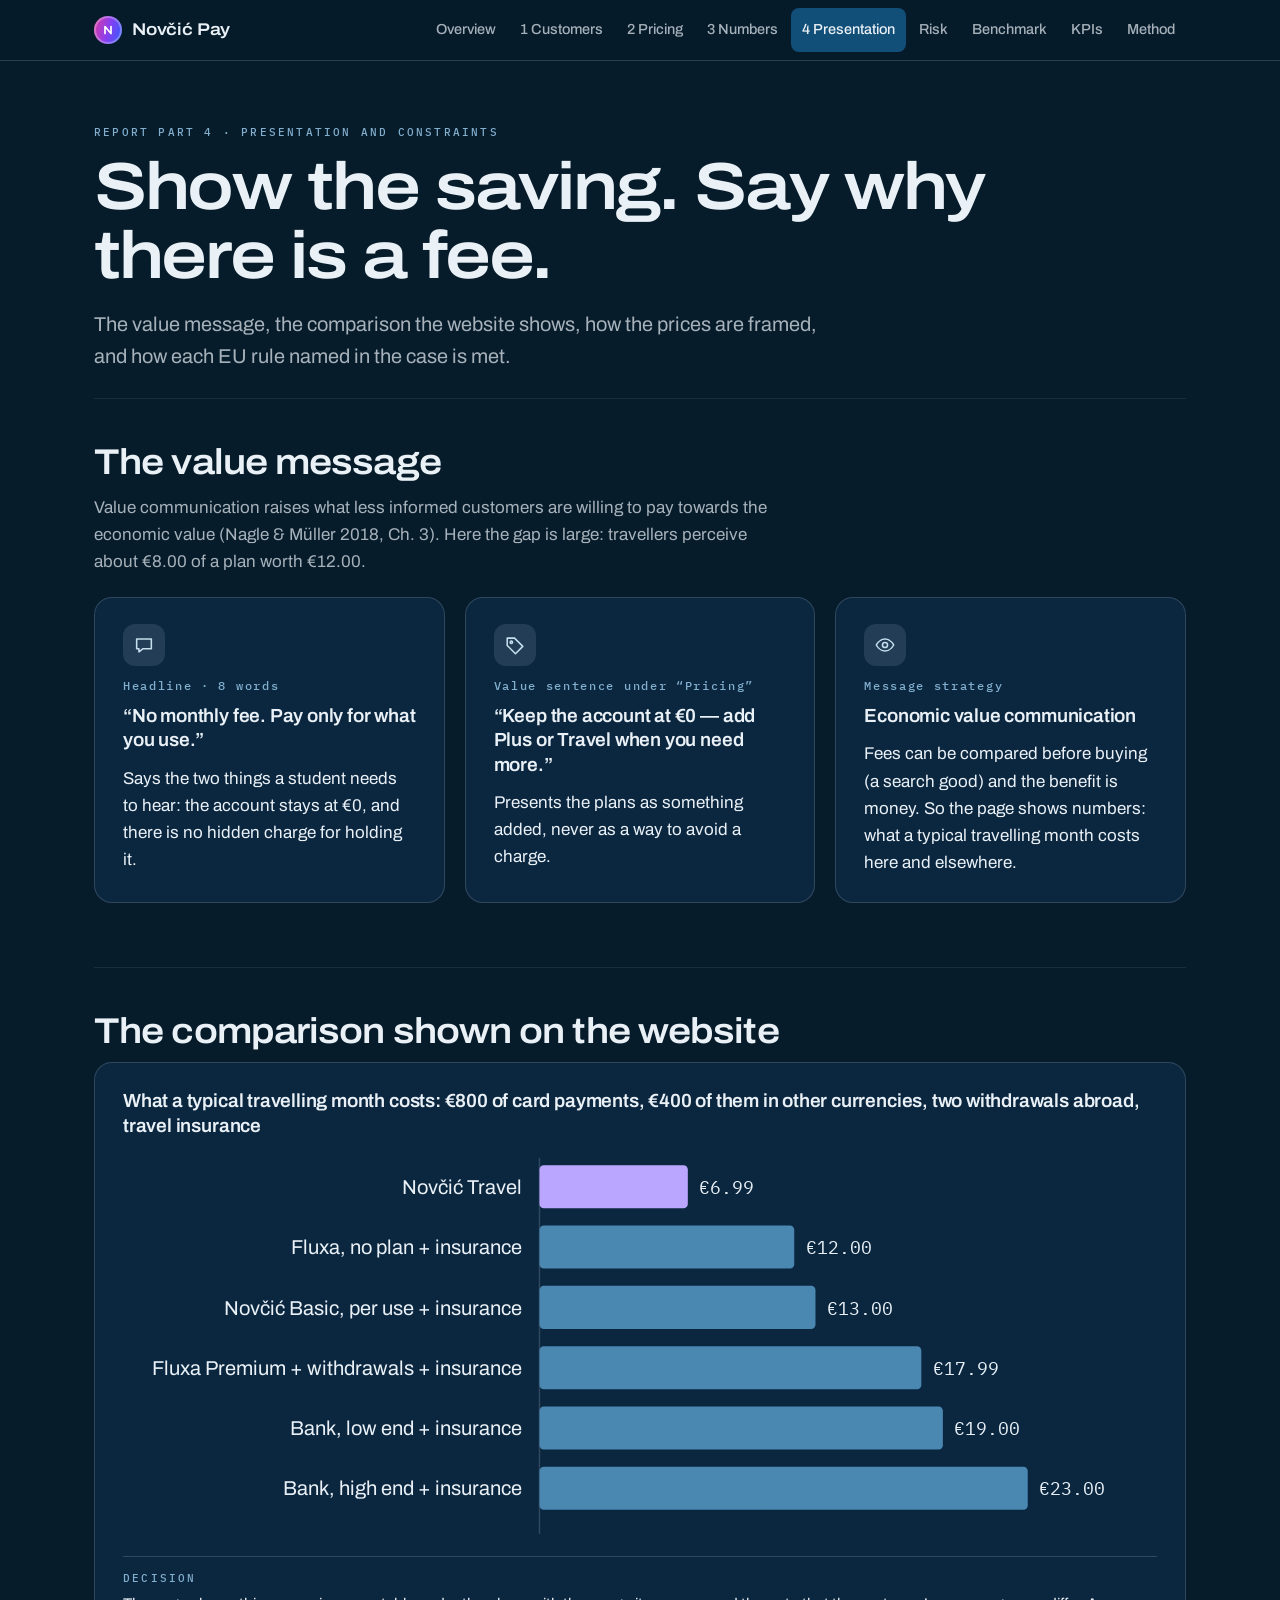
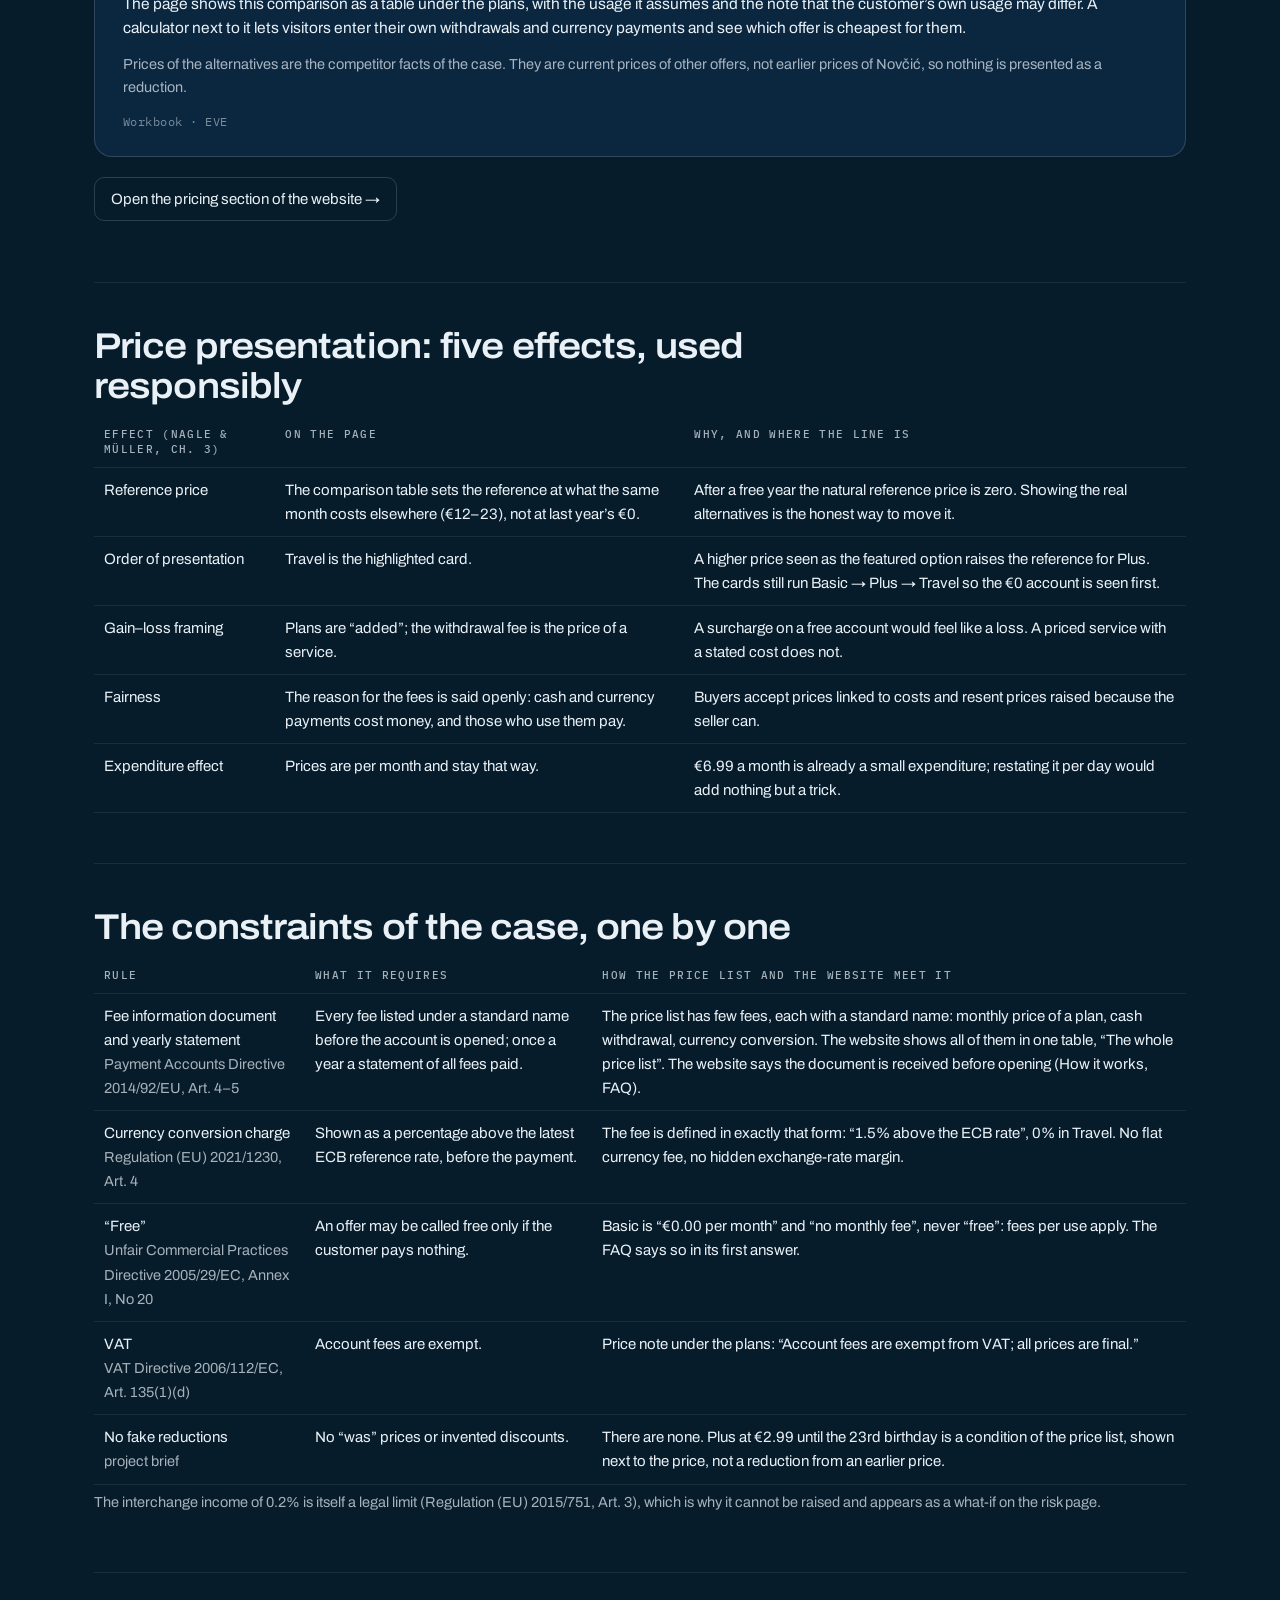
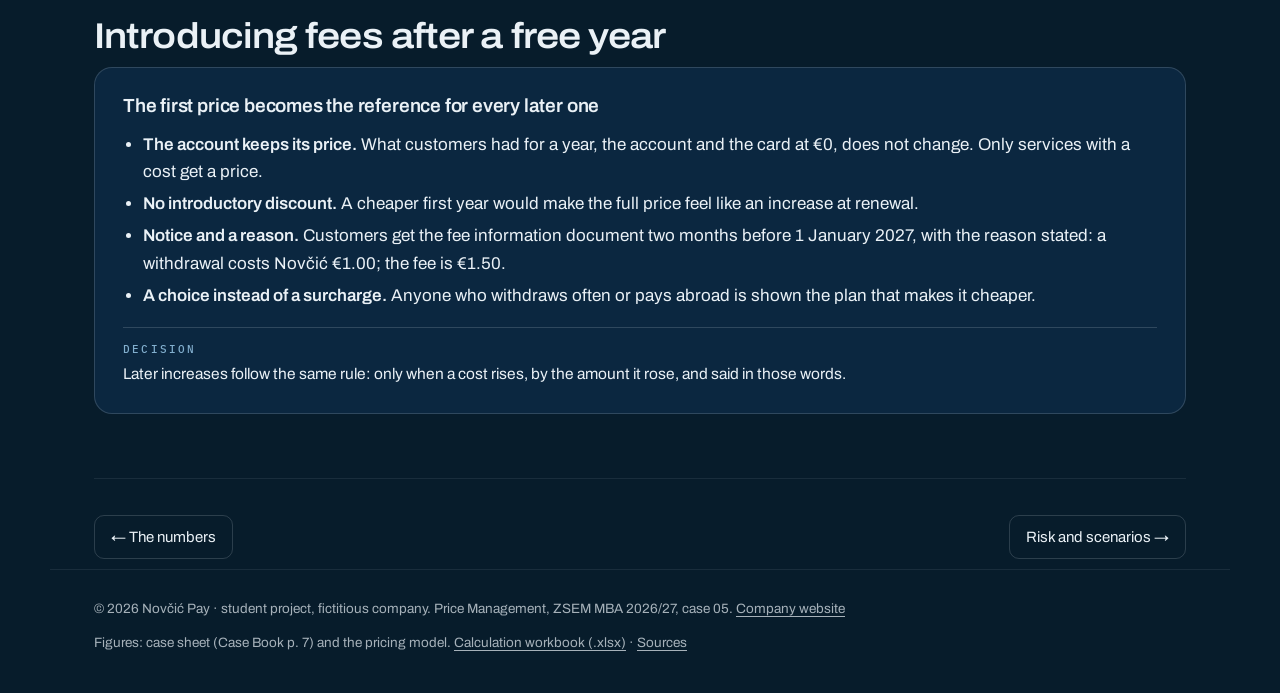
<file: dashboard/presentation.html>
<!DOCTYPE html>
<html lang="en">
<head>
<meta charset="utf-8">
<meta name="viewport" content="width=device-width, initial-scale=1">
<title>How the prices are presented · Novčić Pay pricing strategy 2027</title>
<meta name="description" content="Novčić Pay pricing strategy 2027: Value message, the comparison on the website, and the EU rules of the case.">
<meta name="theme-color" content="#071C2B">
<link rel="icon" href="data:image/svg+xml,%3Csvg xmlns='http://www.w3.org/2000/svg' viewBox='0 0 32 32'%3E%3Ccircle cx='16' cy='16' r='16' fill='%238A3FF0'/%3E%3Cpath d='M10 23V9l12 14V9' fill='none' stroke='%23FFFFFF' stroke-width='3.2' stroke-linecap='round' stroke-linejoin='round'/%3E%3C/svg%3E">
<link rel="preconnect" href="https://fonts.googleapis.com">
<link rel="preconnect" href="https://fonts.gstatic.com" crossorigin>
<link href="https://fonts.googleapis.com/css2?family=Archivo:wdth,wght@100..125,400..700&family=IBM+Plex+Mono:wght@400;500&display=swap" rel="stylesheet">
<link rel="stylesheet" href="style.css?v=58e51b8b">
</head>
<body>
<a class="skip" href="#main">Skip to content</a>
<header class="top">
  <div class="wrap bar">
    <a class="brand" href="index.html"><i class="mark" aria-hidden="true"><svg viewBox="0 0 32 32"><path d="M10 23V9l12 14V9"/></svg></i>Novčić Pay <span>pricing strategy 2027</span></a>
    <nav class="menu" aria-label="Dashboard pages"><a href="index.html">Overview</a><a href="customers.html">1 Customers</a><a href="pricing.html">2 Pricing</a><a href="numbers.html">3 Numbers</a><a href="presentation.html" class=cur aria-current=page>4 Presentation</a><a href="risk.html">Risk</a><a href="benchmark.html">Benchmark</a><a href="kpis.html">KPIs</a><a href="methodology.html">Method</a></nav>
  </div>
</header>
<main class="wrap" id="main">
  <section class="hero">
    <div class="eyebrow">Report part 4 · Presentation and constraints</div>
    <h1>Show the saving. Say why there is a fee.</h1>
    <p class="lead">The value message, the comparison the website shows, how the prices are framed, and how each EU rule named in the case is met.</p>
  </section>
  
<section><h2>The value message</h2><p class="intro">Value communication raises what less informed customers are willing to pay towards the economic value (Nagle &amp; Müller 2018, Ch. 3). Here the gap is large: travellers perceive about €8.00 of a plan worth €12.00.</p>
<div class="grid3">
<article class="card "><h3><span class="badge"><svg class="ico " viewBox="0 0 24 24" aria-hidden="true"><path d="M4 5.500h16v10.500h-9l-4.500 3.500v-3.500h-2.500z"/></svg></span><span class="num">Headline · 8 words</span>“No monthly fee. Pay only for what you use.”</h3><p>Says the two things a student needs to hear: the account stays at €0, and there is no hidden charge for holding it.</p></article>
<article class="card "><h3><span class="badge"><svg class="ico " viewBox="0 0 24 24" aria-hidden="true"><path d="M3.500 12.500v-8h8l9 9-8 8z"/><circle cx="8" cy="9" r="1.300"/></svg></span><span class="num">Value sentence under “Pricing”</span>“Keep the account at €0 — add Plus or Travel when you need more.”</h3><p>Presents the plans as something added, never as a way to avoid a charge.</p></article>
<article class="card "><h3><span class="badge"><svg class="ico " viewBox="0 0 24 24" aria-hidden="true"><path d="M2.500 12s3.500-6.500 9.500-6.500 9.500 6.500 9.500 6.500-3.500 6.500-9.500 6.500S2.500 12 2.500 12z"/><circle cx="12" cy="12" r="2.800"/></svg></span><span class="num">Message strategy</span>Economic value communication</h3><p>Fees can be compared before buying (a search good) and the benefit is money. So the page shows numbers: what a typical travelling month costs here and elsewhere.</p></article>
</div></section>
<section><h2>The comparison shown on the website</h2><article class="card "><h3>What a typical travelling month costs: €800 of card payments, €400 of them in other currencies, two withdrawals abroad, travel insurance</h3><div class="cw"><svg class="chart wide" viewBox="0 0 720 262" role="img" aria-label="bar chart">
<line x1="290.0" y1="0" x2="290.0" y2="262" class="axis"/>
<text x="278" y="25.0" text-anchor="end" class="lbl">Novčić Travel</text>
<rect x="290.0" y="5" width="103.3" height="30" rx="3" class="bar hi"/>
<text x="401.3" y="25.0" text-anchor="start" class="val">€6.99</text>
<text x="278" y="67.0" text-anchor="end" class="lbl">Fluxa, no plan + insurance</text>
<rect x="290.0" y="47" width="177.4" height="30" rx="3" class="bar"/>
<text x="475.4" y="67.0" text-anchor="start" class="val">€12.00</text>
<text x="278" y="109.0" text-anchor="end" class="lbl">Novčić Basic, per use + insurance</text>
<rect x="290.0" y="89" width="192.2" height="30" rx="3" class="bar"/>
<text x="490.2" y="109.0" text-anchor="start" class="val">€13.00</text>
<text x="278" y="151.0" text-anchor="end" class="lbl">Fluxa Premium + withdrawals + insurance</text>
<rect x="290.0" y="131" width="265.9" height="30" rx="3" class="bar"/>
<text x="563.9" y="151.0" text-anchor="start" class="val">€17.99</text>
<text x="278" y="193.0" text-anchor="end" class="lbl">Bank, low end + insurance</text>
<rect x="290.0" y="173" width="280.9" height="30" rx="3" class="bar"/>
<text x="578.9" y="193.0" text-anchor="start" class="val">€19.00</text>
<text x="278" y="235.0" text-anchor="end" class="lbl">Bank, high end + insurance</text>
<rect x="290.0" y="215" width="340.0" height="30" rx="3" class="bar"/>
<text x="638.0" y="235.0" text-anchor="start" class="val">€23.00</text>
</svg></div><p class="decision"><span class="mono">Decision</span>The page shows this comparison as a table under the plans, with the usage it assumes and the note that the customer’s own usage may differ. A calculator next to it lets visitors enter their own withdrawals and currency payments and see which offer is cheapest for them.</p><p class="note">Prices of the alternatives are the competitor facts of the case. They are current prices of other offers, not earlier prices of Novčić, so nothing is presented as a reduction.</p><p class="src">Workbook · EVE</p></article><p><a class="btn" href="../#pricing">Open the pricing section of the website →</a></p></section>
<section><h2>Price presentation: five effects, used responsibly</h2><div class="tablewrap"><table class=""><thead><tr><th>Effect (Nagle &amp; Müller, Ch. 3)</th><th>On the page</th><th>Why, and where the line is</th></tr></thead><tbody><tr><td>Reference price</td><td>The comparison table sets the reference at what the same month costs elsewhere (€12–23), not at last year’s €0.</td><td>After a free year the natural reference price is zero. Showing the real alternatives is the honest way to move it.</td></tr><tr><td>Order of presentation</td><td>Travel is the highlighted card.</td><td>A higher price seen as the featured option raises the reference for Plus. The cards still run Basic → Plus → Travel so the €0 account is seen first.</td></tr><tr><td>Gain–loss framing</td><td>Plans are “added”; the withdrawal fee is the price of a service.</td><td>A surcharge on a free account would feel like a loss. A priced service with a stated cost does not.</td></tr><tr><td>Fairness</td><td>The reason for the fees is said openly: cash and currency payments cost money, and those who use them pay.</td><td>Buyers accept prices linked to costs and resent prices raised because the seller can.</td></tr><tr><td>Expenditure effect</td><td>Prices are per month and stay that way.</td><td>€6.99 a month is already a small expenditure; restating it per day would add nothing but a trick.</td></tr></tbody></table></div></section>
<section><h2>The constraints of the case, one by one</h2><div class="tablewrap"><table class=""><thead><tr><th>Rule</th><th>What it requires</th><th>How the price list and the website meet it</th></tr></thead><tbody><tr><td>Fee information document and yearly statement<br><span class='small'>Payment Accounts Directive 2014/92/EU, Art. 4–5</span></td><td>Every fee listed under a standard name before the account is opened; once a year a statement of all fees paid.</td><td>The price list has few fees, each with a standard name: monthly price of a plan, cash withdrawal, currency conversion. The website shows all of them in one table, “The whole price list”. The website says the document is received before opening (How it works, FAQ).</td></tr><tr><td>Currency conversion charge<br><span class='small'>Regulation (EU) 2021/1230, Art. 4</span></td><td>Shown as a percentage above the latest ECB reference rate, before the payment.</td><td>The fee is defined in exactly that form: “1.5% above the ECB rate”, 0% in Travel. No flat currency fee, no hidden exchange-rate margin.</td></tr><tr><td>“Free”<br><span class='small'>Unfair Commercial Practices Directive 2005/29/EC, Annex I, No 20</span></td><td>An offer may be called free only if the customer pays nothing.</td><td>Basic is “€0.00 per month” and “no monthly fee”, never “free”: fees per use apply. The FAQ says so in its first answer.</td></tr><tr><td>VAT<br><span class='small'>VAT Directive 2006/112/EC, Art. 135(1)(d)</span></td><td>Account fees are exempt.</td><td>Price note under the plans: “Account fees are exempt from VAT; all prices are final.”</td></tr><tr><td>No fake reductions<br><span class='small'>project brief</span></td><td>No “was” prices or invented discounts.</td><td>There are none. Plus at €2.99 until the 23rd birthday is a condition of the price list, shown next to the price, not a reduction from an earlier price.</td></tr></tbody></table></div><p class="small">The interchange income of 0.2% is itself a legal limit (Regulation (EU) 2015/751, Art. 3), which is why it cannot be raised and appears as a what-if on the risk page.</p></section>
<section><h2>Introducing fees after a free year</h2><article class="card "><h3>The first price becomes the reference for every later one</h3><ul><li><strong>The account keeps its price.</strong> What customers had for a year, the account and the card at €0, does not change. Only services with a cost get a price.</li><li><strong>No introductory discount.</strong> A cheaper first year would make the full price feel like an increase at renewal.</li><li><strong>Notice and a reason.</strong> Customers get the fee information document two months before 1 January 2027, with the reason stated: a withdrawal costs Novčić €1.00; the fee is €1.50.</li><li><strong>A choice instead of a surcharge.</strong> Anyone who withdraws often or pays abroad is shown the plan that makes it cheaper.</li></ul><p class="decision"><span class="mono">Decision</span>Later increases follow the same rule: only when a cost rises, by the amount it rose, and said in those words.</p></article></section>

  <nav class="pager" aria-label="Previous and next page"><a href="numbers.html">← The numbers</a><a href="risk.html">Risk and scenarios →</a></nav>
</main>
<footer class="wrap foot">
  <span>© 2026 Novčić Pay · student project, fictitious company. Price Management, ZSEM MBA 2026/27, case 05. <a href="../">Company website</a></span>
  <span>Figures: case sheet (Case Book p. 7) and the pricing model. <a href="Novcic-Pay-pricing-calculations.xlsx">Calculation workbook (.xlsx)</a> · <a href="methodology.html#sources">Sources</a></span>
</footer>

</body>
</html>
</file>
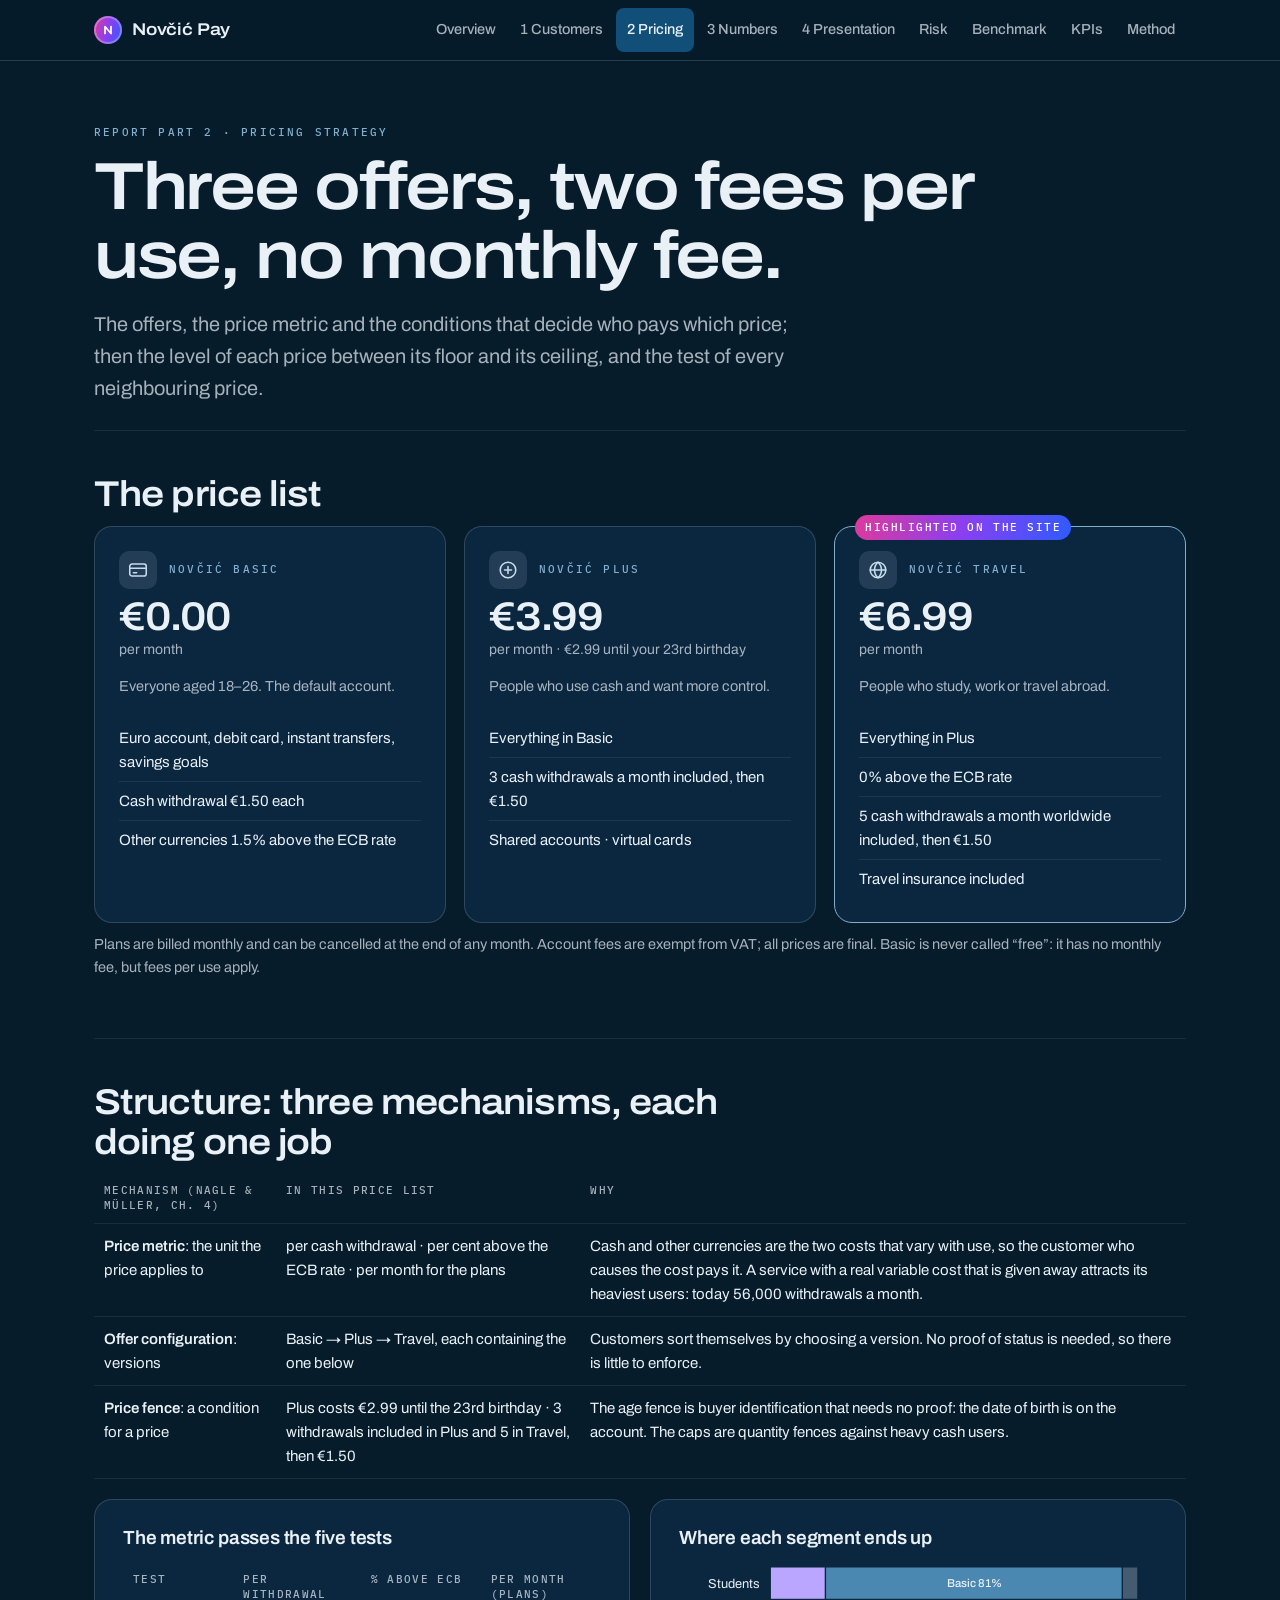
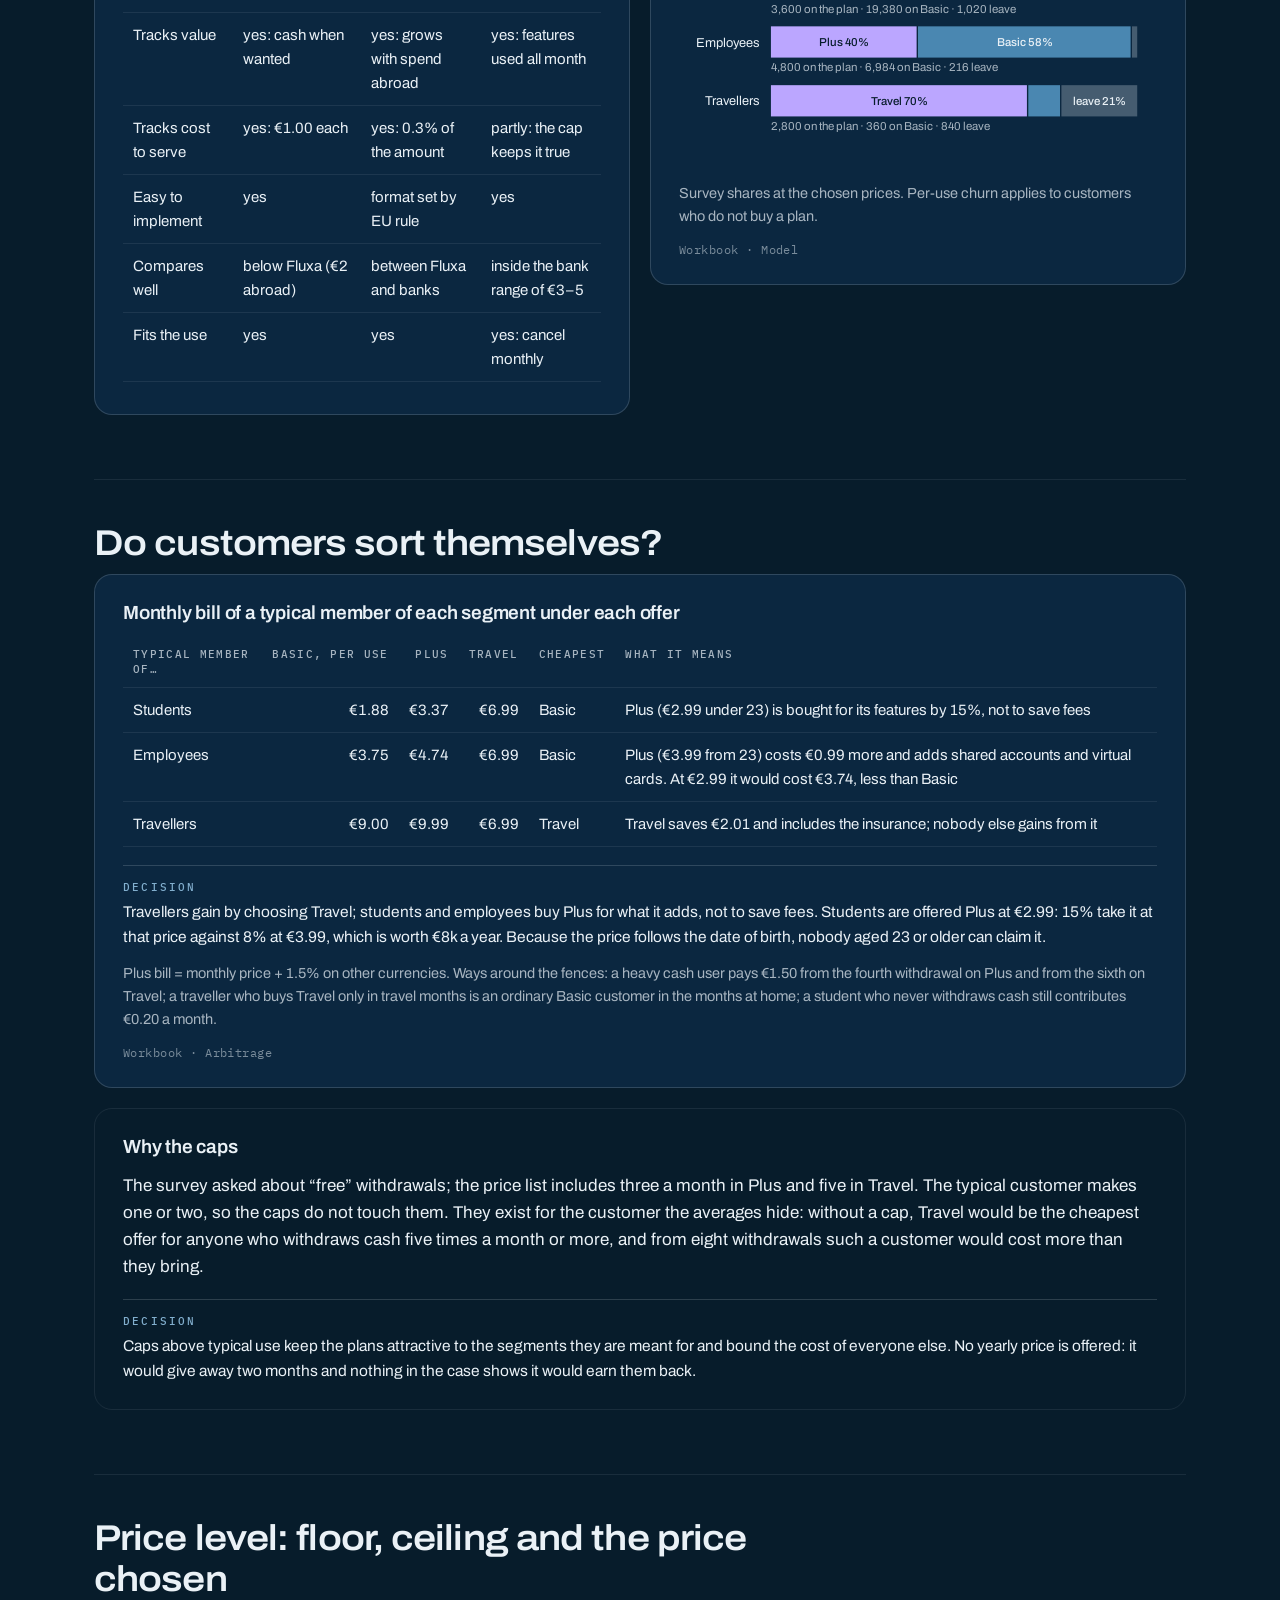
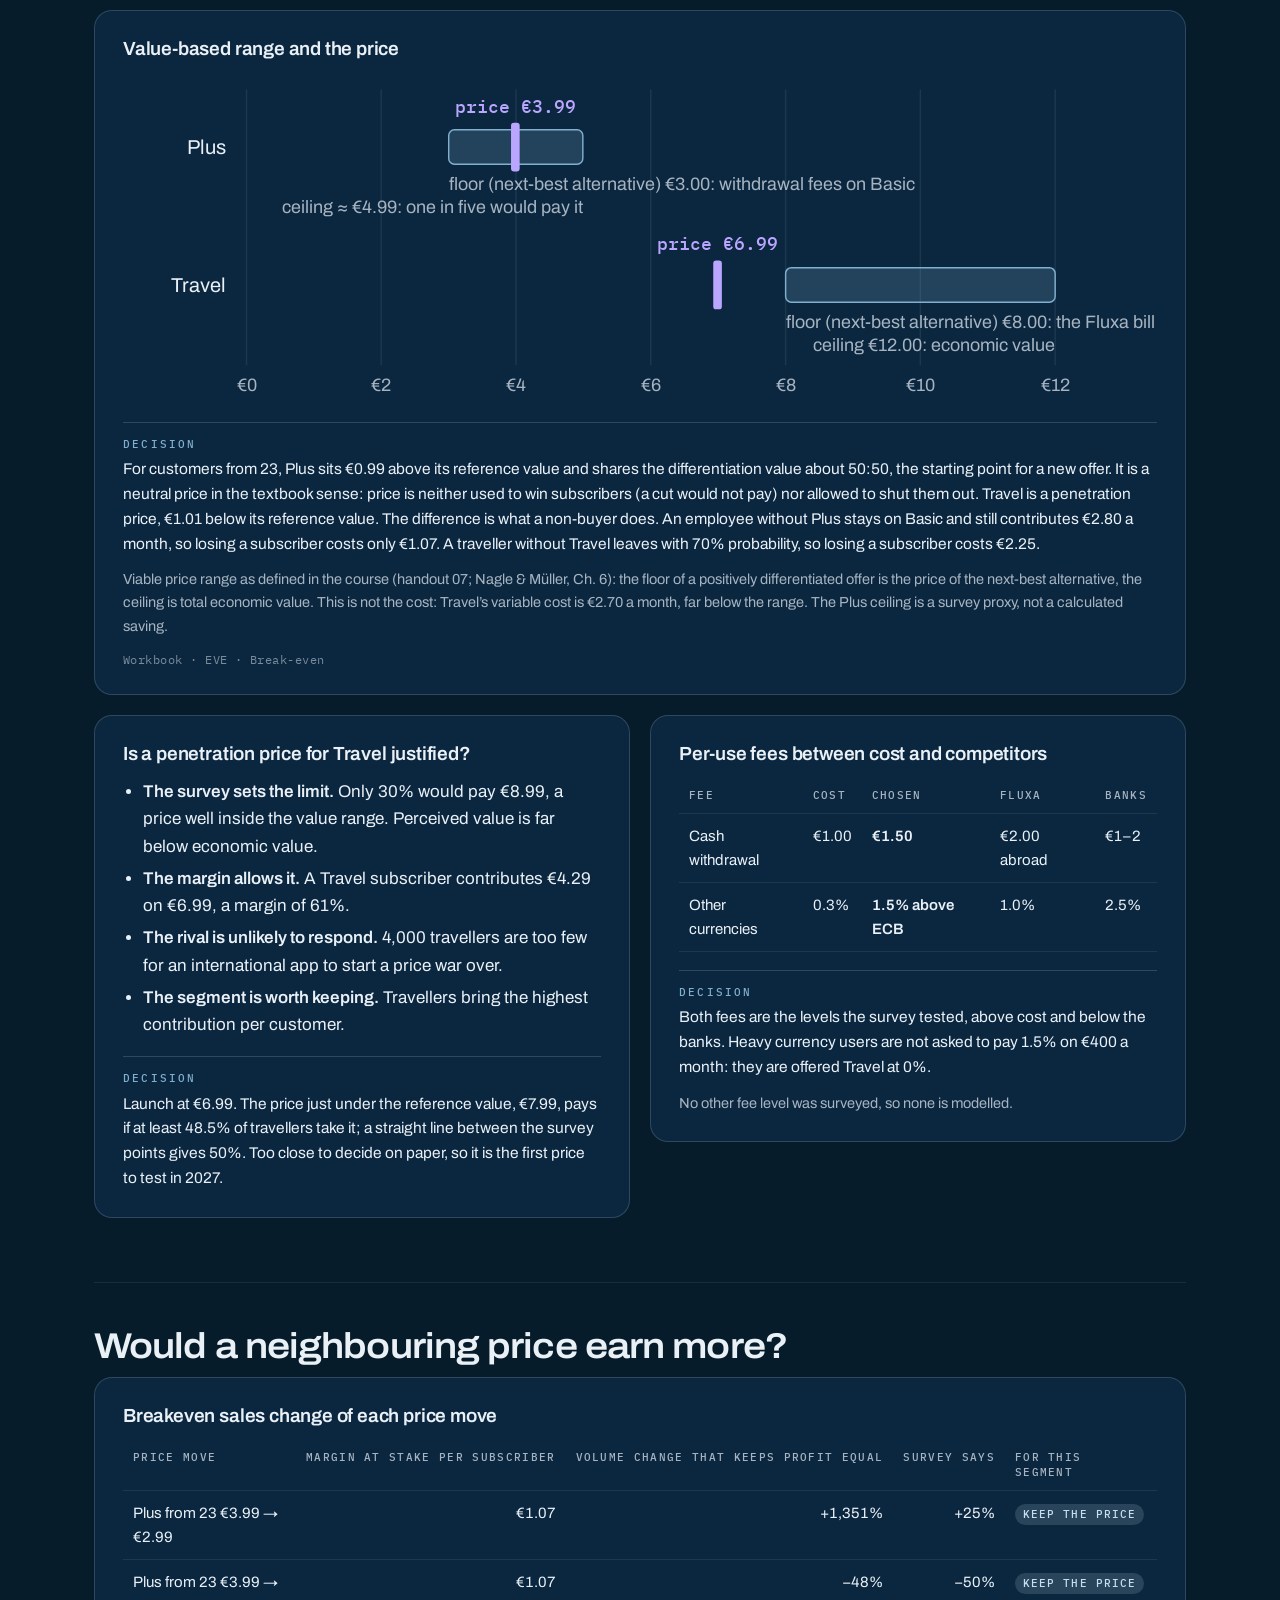
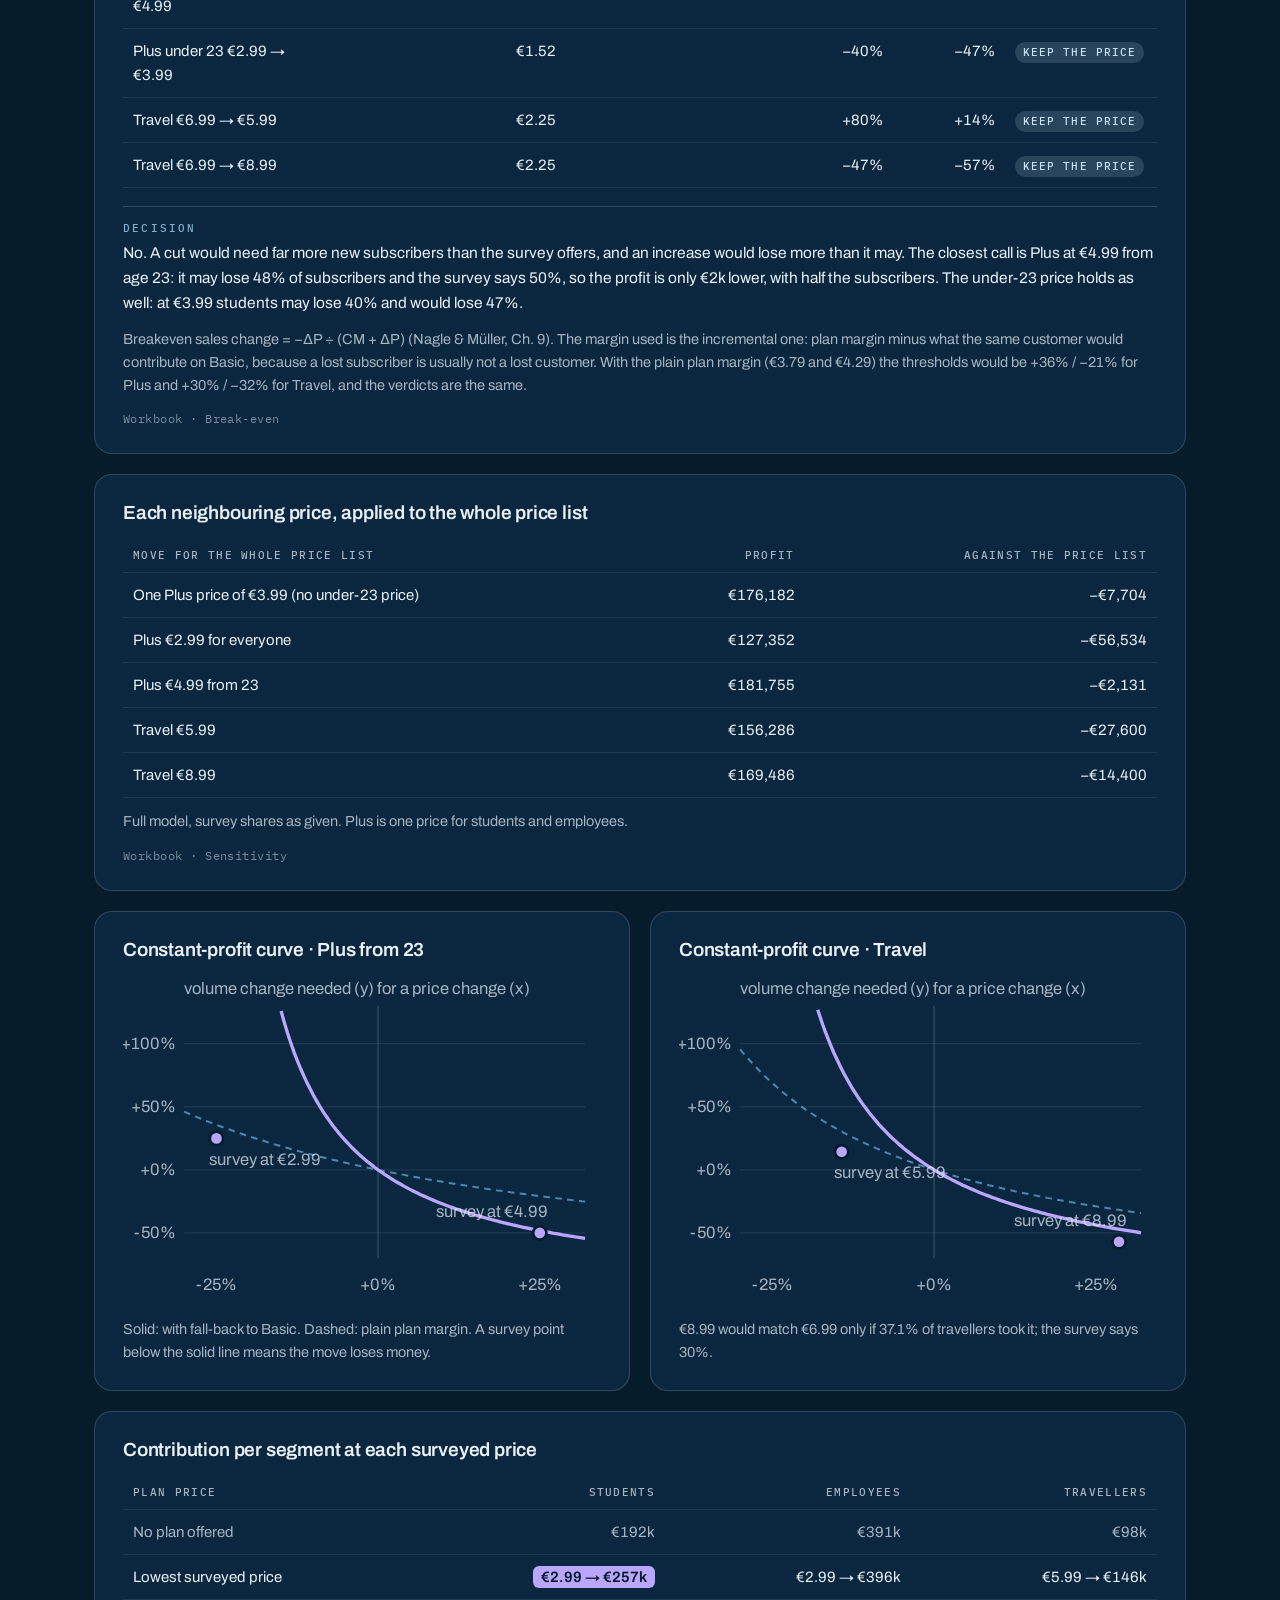
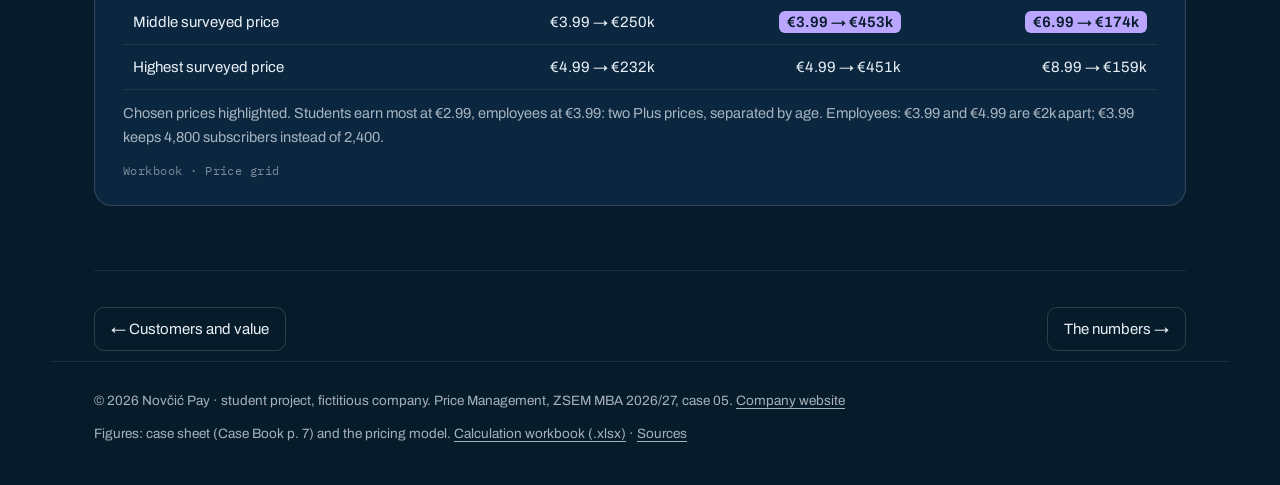
<file: dashboard/pricing.html>
<!DOCTYPE html>
<html lang="en">
<head>
<meta charset="utf-8">
<meta name="viewport" content="width=device-width, initial-scale=1">
<title>Pricing strategy · Novčić Pay pricing strategy 2027</title>
<meta name="description" content="Novčić Pay pricing strategy 2027: Offers, price metric and conditions; floor, ceiling and the chosen level of every price.">
<meta name="theme-color" content="#071C2B">
<link rel="icon" href="data:image/svg+xml,%3Csvg xmlns='http://www.w3.org/2000/svg' viewBox='0 0 32 32'%3E%3Ccircle cx='16' cy='16' r='16' fill='%238A3FF0'/%3E%3Cpath d='M10 23V9l12 14V9' fill='none' stroke='%23FFFFFF' stroke-width='3.2' stroke-linecap='round' stroke-linejoin='round'/%3E%3C/svg%3E">
<link rel="preconnect" href="https://fonts.googleapis.com">
<link rel="preconnect" href="https://fonts.gstatic.com" crossorigin>
<link href="https://fonts.googleapis.com/css2?family=Archivo:wdth,wght@100..125,400..700&family=IBM+Plex+Mono:wght@400;500&display=swap" rel="stylesheet">
<link rel="stylesheet" href="style.css?v=58e51b8b">
</head>
<body>
<a class="skip" href="#main">Skip to content</a>
<header class="top">
  <div class="wrap bar">
    <a class="brand" href="index.html"><i class="mark" aria-hidden="true"><svg viewBox="0 0 32 32"><path d="M10 23V9l12 14V9"/></svg></i>Novčić Pay <span>pricing strategy 2027</span></a>
    <nav class="menu" aria-label="Dashboard pages"><a href="index.html">Overview</a><a href="customers.html">1 Customers</a><a href="pricing.html" class=cur aria-current=page>2 Pricing</a><a href="numbers.html">3 Numbers</a><a href="presentation.html">4 Presentation</a><a href="risk.html">Risk</a><a href="benchmark.html">Benchmark</a><a href="kpis.html">KPIs</a><a href="methodology.html">Method</a></nav>
  </div>
</header>
<main class="wrap" id="main">
  <section class="hero">
    <div class="eyebrow">Report part 2 · Pricing strategy</div>
    <h1>Three offers, two fees per use, no monthly fee.</h1>
    <p class="lead">The offers, the price metric and the conditions that decide who pays which price; then the level of each price between its floor and its ceiling, and the test of every neighbouring price.</p>
  </section>
  
<section><h2>The price list</h2>
<div class="plans">
  <div class="plan"><div class="ph"><span class="badge"><svg class="ico " viewBox="0 0 24 24" aria-hidden="true"><rect x="3" y="5.500" width="18" height="13" rx="2.500"/><path d="M3 10h18M7 15h3.500"/></svg></span><div class="mono">Novčić Basic</div></div><div class="price">€0.00</div><div class="unit">per month</div>
    <div class="for">Everyone aged 18–26. The default account.</div>
    <ul><li>Euro account, debit card, instant transfers, savings goals</li><li>Cash withdrawal €1.50 each</li><li>Other currencies 1.5% above the ECB rate</li></ul></div>
  <div class="plan"><div class="ph"><span class="badge"><svg class="ico " viewBox="0 0 24 24" aria-hidden="true"><circle cx="12" cy="12" r="8.500"/><path d="M12 8.200v7.600M8.200 12h7.600"/></svg></span><div class="mono">Novčić Plus</div></div><div class="price">€3.99</div><div class="unit">per month · €2.99 until your 23rd birthday</div>
    <div class="for">People who use cash and want more control.</div>
    <ul><li>Everything in Basic</li><li>3 cash withdrawals a month included, then €1.50</li><li>Shared accounts · virtual cards</li></ul></div>
  <div class="plan rec"><div class="tag">Highlighted on the site</div><div class="ph"><span class="badge"><svg class="ico " viewBox="0 0 24 24" aria-hidden="true"><circle cx="12" cy="12" r="8.500"/><path d="M3.500 12h17M12 3.500c2.600 2.400 3.800 5.200 3.800 8.500s-1.200 6.100-3.800 8.500c-2.600-2.400-3.800-5.200-3.800-8.500s1.200-6.100 3.800-8.500z"/></svg></span><div class="mono">Novčić Travel</div></div><div class="price">€6.99</div><div class="unit">per month</div>
    <div class="for">People who study, work or travel abroad.</div>
    <ul><li>Everything in Plus</li><li>0% above the ECB rate</li><li>5 cash withdrawals a month worldwide included, then €1.50</li><li>Travel insurance included</li></ul></div>
</div>
<p class="small">Plans are billed monthly and can be cancelled at the end of any month. Account fees are exempt from VAT; all prices are final. Basic is never called “free”: it has no monthly fee, but fees per use apply.</p>
</section>
<section><h2>Structure: three mechanisms, each doing one job</h2><div class="tablewrap"><table class=""><thead><tr><th>Mechanism (Nagle &amp; Müller, Ch. 4)</th><th>In this price list</th><th>Why</th></tr></thead><tbody><tr><td><strong>Price metric</strong>: the unit the price applies to</td><td>per cash withdrawal · per cent above the ECB rate · per month for the plans</td><td>Cash and other currencies are the two costs that vary with use, so the customer who causes the cost pays it. A service with a real variable cost that is given away attracts its heaviest users: today 56,000 withdrawals a month.</td></tr><tr><td><strong>Offer configuration</strong>: versions</td><td>Basic → Plus → Travel, each containing the one below</td><td>Customers sort themselves by choosing a version. No proof of status is needed, so there is little to enforce.</td></tr><tr><td><strong>Price fence</strong>: a condition for a price</td><td>Plus costs €2.99 until the 23rd birthday · 3 withdrawals included in Plus and 5 in Travel, then €1.50</td><td>The age fence is buyer identification that needs no proof: the date of birth is on the account. The caps are quantity fences against heavy cash users.</td></tr></tbody></table></div><div class="grid2" style="margin-top:20px"><article class="card "><h3>The metric passes the five tests</h3><div class="tablewrap"><table class=""><thead><tr><th>Test</th><th>Per withdrawal</th><th>% above ECB</th><th>Per month (plans)</th></tr></thead><tbody><tr><td>Tracks value</td><td>yes: cash when wanted</td><td>yes: grows with spend abroad</td><td>yes: features used all month</td></tr><tr><td>Tracks cost to serve</td><td>yes: €1.00 each</td><td>yes: 0.3% of the amount</td><td>partly: the cap keeps it true</td></tr><tr><td>Easy to implement</td><td>yes</td><td>format set by EU rule</td><td>yes</td></tr><tr><td>Compares well</td><td>below Fluxa (€2 abroad)</td><td>between Fluxa and banks</td><td>inside the bank range of €3–5</td></tr><tr><td>Fits the use</td><td>yes</td><td>yes</td><td>yes: cancel monthly</td></tr></tbody></table></div></article><article class="card "><h3>Where each segment ends up</h3><svg class="chart" viewBox="0 0 520 226" role="img" aria-label="where each segment ends up">
<text x="88" y="28.0" text-anchor="end" class="lbl">Students</text>
<rect x="100.0" y="6" width="58.5" height="34" class="bar hi"/>
<rect x="160.0" y="6" width="321.5" height="34" class="bar"/>
<text x="321.5" y="27.5" text-anchor="middle" class="onbar">Basic 81%</text>
<rect x="483.0" y="6" width="15.5" height="34" class="bar neg"/>
<text x="100" y="55" class="lbl sm">3,600 on the plan · 19,380 on Basic · 1,020 leave</text>
<text x="88" y="92.0" text-anchor="end" class="lbl">Employees</text>
<rect x="100.0" y="70" width="158.5" height="34" class="bar hi"/>
<text x="180.0" y="91.5" text-anchor="middle" class="onbar dark">Plus 40%</text>
<rect x="260.0" y="70" width="231.3" height="34" class="bar"/>
<text x="376.4" y="91.5" text-anchor="middle" class="onbar">Basic 58%</text>
<rect x="492.8" y="70" width="5.7" height="34" class="bar neg"/>
<text x="100" y="119" class="lbl sm">4,800 on the plan · 6,984 on Basic · 216 leave</text>
<text x="88" y="156.0" text-anchor="end" class="lbl">Travellers</text>
<rect x="100.0" y="134" width="278.5" height="34" class="bar hi"/>
<text x="240.0" y="155.5" text-anchor="middle" class="onbar dark">Travel 70%</text>
<rect x="380.0" y="134" width="34.5" height="34" class="bar"/>
<rect x="416.0" y="134" width="82.5" height="34" class="bar neg"/>
<text x="458.0" y="155.5" text-anchor="middle" class="onbar">leave 21%</text>
<text x="100" y="183" class="lbl sm">2,800 on the plan · 360 on Basic · 840 leave</text>
</svg><p class="note">Survey shares at the chosen prices. Per-use churn applies to customers who do not buy a plan.</p><p class="src">Workbook · Model</p></article></div></section>
<section><h2>Do customers sort themselves?</h2><article class="card "><h3>Monthly bill of a typical member of each segment under each offer</h3><div class="tablewrap"><table class=""><thead><tr><th>Typical member of…</th><th class=n>Basic, per use</th><th class=n>Plus</th><th class=n>Travel</th><th>Cheapest</th><th>What it means</th></tr></thead><tbody><tr><td>Students</td><td class=n>€1.88</td><td class=n>€3.37</td><td class=n>€6.99</td><td>Basic</td><td>Plus (€2.99 under 23) is bought for its features by 15%, not to save fees</td></tr><tr><td>Employees</td><td class=n>€3.75</td><td class=n>€4.74</td><td class=n>€6.99</td><td>Basic</td><td>Plus (€3.99 from 23) costs €0.99 more and adds shared accounts and virtual cards. At €2.99 it would cost €3.74, less than Basic</td></tr><tr><td>Travellers</td><td class=n>€9.00</td><td class=n>€9.99</td><td class=n>€6.99</td><td>Travel</td><td>Travel saves €2.01 and includes the insurance; nobody else gains from it</td></tr></tbody></table></div><p class="decision"><span class="mono">Decision</span>Travellers gain by choosing Travel; students and employees buy Plus for what it adds, not to save fees. Students are offered Plus at €2.99: 15% take it at that price against 8% at €3.99, which is worth €8k a year. Because the price follows the date of birth, nobody aged 23 or older can claim it.</p><p class="note">Plus bill = monthly price + 1.5% on other currencies. Ways around the fences: a heavy cash user pays €1.50 from the fourth withdrawal on Plus and from the sixth on Travel; a traveller who buys Travel only in travel months is an ordinary Basic customer in the months at home; a student who never withdraws cash still contributes €0.20 a month.</p><p class="src">Workbook · Arbitrage</p></article><article class="card plain"><h3>Why the caps</h3><p>The survey asked about “free” withdrawals; the price list includes three a month in Plus and five in Travel. The typical customer makes one or two, so the caps do not touch them. They exist for the customer the averages hide: without a cap, Travel would be the cheapest offer for anyone who withdraws cash five times a month or more, and from eight withdrawals such a customer would cost more than they bring.</p><p class="decision"><span class="mono">Decision</span>Caps above typical use keep the plans attractive to the segments they are meant for and bound the cost of everyone else. No yearly price is offered: it would give away two months and nothing in the case shows it would earn them back.</p></article></section>
<section><h2>Price level: floor, ceiling and the price chosen</h2><article class="card "><h3>Value-based range and the price</h3><div class="cw"><svg class="chart wide" viewBox="0 0 720 222" role="img" aria-label="value-based range and chosen price">
<line x1="86.0" y1="6" x2="86.0" y2="198" class="grid"/><text x="86.0" y="216" text-anchor="middle" class="lbl sm">€0</text>
<line x1="179.8" y1="6" x2="179.8" y2="198" class="grid"/><text x="179.8" y="216" text-anchor="middle" class="lbl sm">€2</text>
<line x1="273.7" y1="6" x2="273.7" y2="198" class="grid"/><text x="273.7" y="216" text-anchor="middle" class="lbl sm">€4</text>
<line x1="367.5" y1="6" x2="367.5" y2="198" class="grid"/><text x="367.5" y="216" text-anchor="middle" class="lbl sm">€6</text>
<line x1="461.4" y1="6" x2="461.4" y2="198" class="grid"/><text x="461.4" y="216" text-anchor="middle" class="lbl sm">€8</text>
<line x1="555.2" y1="6" x2="555.2" y2="198" class="grid"/><text x="555.2" y="216" text-anchor="middle" class="lbl sm">€10</text>
<line x1="649.1" y1="6" x2="649.1" y2="198" class="grid"/><text x="649.1" y="216" text-anchor="middle" class="lbl sm">€12</text>
<text x="72" y="51.0" text-anchor="end" class="lbl">Plus</text>
<rect x="226.8" y="34" width="93.4" height="24" rx="4" class="range"/>
<rect x="270.2" y="29" width="6" height="34" rx="2" class="bar hi"/>
<text x="273.2" y="22" text-anchor="middle" class="val hi">price €3.99</text>
<text x="226.8" y="76" text-anchor="start" class="lbl sm">floor (next-best alternative) €3.00: withdrawal fees on Basic</text>
<text x="320.1" y="92" text-anchor="end" class="lbl sm">ceiling ≈ €4.99: one in five would pay it</text>
<text x="72" y="147.0" text-anchor="end" class="lbl">Travel</text>
<rect x="461.4" y="130" width="187.7" height="24" rx="4" class="range"/>
<rect x="411.0" y="125" width="6" height="34" rx="2" class="bar hi"/>
<text x="414.0" y="118" text-anchor="middle" class="val hi">price €6.99</text>
<text x="461.4" y="172" text-anchor="start" class="lbl sm">floor (next-best alternative) €8.00: the Fluxa bill</text>
<text x="649.1" y="188" text-anchor="end" class="lbl sm">ceiling €12.00: economic value</text>
</svg></div><p class="decision"><span class="mono">Decision</span>For customers from 23, Plus sits €0.99 above its reference value and shares the differentiation value about 50:50, the starting point for a new offer. It is a neutral price in the textbook sense: price is neither used to win subscribers (a cut would not pay) nor allowed to shut them out. Travel is a penetration price, €1.01 below its reference value. The difference is what a non-buyer does. An employee without Plus stays on Basic and still contributes €2.80 a month, so losing a subscriber costs only €1.07. A traveller without Travel leaves with 70% probability, so losing a subscriber costs €2.25.</p><p class="note">Viable price range as defined in the course (handout 07; Nagle &amp; Müller, Ch. 6): the floor of a positively differentiated offer is the price of the next-best alternative, the ceiling is total economic value. This is not the cost: Travel’s variable cost is €2.70 a month, far below the range. The Plus ceiling is a survey proxy, not a calculated saving.</p><p class="src">Workbook · EVE · Break-even</p></article><div class="grid2"><article class="card "><h3>Is a penetration price for Travel justified?</h3><ul><li><strong>The survey sets the limit.</strong> Only 30% would pay €8.99, a price well inside the value range. Perceived value is far below economic value.</li><li><strong>The margin allows it.</strong> A Travel subscriber contributes €4.29 on €6.99, a margin of 61%.</li><li><strong>The rival is unlikely to respond.</strong> 4,000 travellers are too few for an international app to start a price war over.</li><li><strong>The segment is worth keeping.</strong> Travellers bring the highest contribution per customer.</li></ul><p class="decision"><span class="mono">Decision</span>Launch at €6.99. The price just under the reference value, €7.99, pays if at least 48.5% of travellers take it; a straight line between the survey points gives 50%. Too close to decide on paper, so it is the first price to test in 2027.</p></article><article class="card "><h3>Per-use fees between cost and competitors</h3><div class="tablewrap"><table class=""><thead><tr><th>Fee</th><th>Cost</th><th>Chosen</th><th>Fluxa</th><th>Banks</th></tr></thead><tbody><tr><td>Cash withdrawal</td><td>€1.00</td><td><strong>€1.50</strong></td><td>€2.00 abroad</td><td>€1–2</td></tr><tr><td>Other currencies</td><td>0.3%</td><td><strong>1.5% above ECB</strong></td><td>1.0%</td><td>2.5%</td></tr></tbody></table></div><p class="decision"><span class="mono">Decision</span>Both fees are the levels the survey tested, above cost and below the banks. Heavy currency users are not asked to pay 1.5% on €400 a month: they are offered Travel at 0%.</p><p class="note">No other fee level was surveyed, so none is modelled.</p></article></div></section>
<section><h2>Would a neighbouring price earn more?</h2><article class="card "><h3>Breakeven sales change of each price move</h3><div class="tablewrap"><table class=""><thead><tr><th>Price move</th><th class=n>Margin at stake per subscriber</th><th class=n>Volume change that keeps profit equal</th><th class=n>Survey says</th><th>For this segment</th></tr></thead><tbody><tr><td>Plus from 23 €3.99 → €2.99</td><td class=n>€1.07</td><td class=n>+1,351%</td><td class=n>+25%</td><td><span class="ok">keep the price</span></td></tr><tr><td>Plus from 23 €3.99 → €4.99</td><td class=n>€1.07</td><td class=n>−48%</td><td class=n>−50%</td><td><span class="ok">keep the price</span></td></tr><tr><td>Plus under 23 €2.99 → €3.99</td><td class=n>€1.52</td><td class=n>−40%</td><td class=n>−47%</td><td><span class="ok">keep the price</span></td></tr><tr><td>Travel €6.99 → €5.99</td><td class=n>€2.25</td><td class=n>+80%</td><td class=n>+14%</td><td><span class="ok">keep the price</span></td></tr><tr><td>Travel €6.99 → €8.99</td><td class=n>€2.25</td><td class=n>−47%</td><td class=n>−57%</td><td><span class="ok">keep the price</span></td></tr></tbody></table></div><p class="decision"><span class="mono">Decision</span>No. A cut would need far more new subscribers than the survey offers, and an increase would lose more than it may. The closest call is Plus at €4.99 from age 23: it may lose 48% of subscribers and the survey says 50%, so the profit is only €2k lower, with half the subscribers. The under-23 price holds as well: at €3.99 students may lose 40% and would lose 47%.</p><p class="note">Breakeven sales change = −ΔP ÷ (CM + ΔP) (Nagle &amp; Müller, Ch. 9). The margin used is the incremental one: plan margin minus what the same customer would contribute on Basic, because a lost subscriber is usually not a lost customer. With the plain plan margin (€3.79 and €4.29) the thresholds would be +36% / −21% for Plus and +30% / −32% for Travel, and the verdicts are the same.</p><p class="src">Workbook · Break-even</p></article><article class="card "><h3>Each neighbouring price, applied to the whole price list</h3><div class="tablewrap"><table class=""><thead><tr><th>Move for the whole price list</th><th class=n>Profit</th><th class=n>Against the price list</th></tr></thead><tbody><tr><td>One Plus price of €3.99 (no under-23 price)</td><td class=n>€176,182</td><td class=n>−€7,704</td></tr><tr><td>Plus €2.99 for everyone</td><td class=n>€127,352</td><td class=n>−€56,534</td></tr><tr><td>Plus €4.99 from 23</td><td class=n>€181,755</td><td class=n>−€2,131</td></tr><tr><td>Travel €5.99</td><td class=n>€156,286</td><td class=n>−€27,600</td></tr><tr><td>Travel €8.99</td><td class=n>€169,486</td><td class=n>−€14,400</td></tr></tbody></table></div><p class="note">Full model, survey shares as given. Plus is one price for students and employees.</p><p class="src">Workbook · Sensitivity</p></article><div class="grid2"><article class="card "><h3>Constant-profit curve · Plus from 23</h3><svg class="chart" viewBox="0 0 360 250" role="img" aria-label="constant-profit curve">
<text x="70.4" y="238" text-anchor="middle" class="lbl sm">-25%</text>
<text x="192.1" y="238" text-anchor="middle" class="lbl sm">+0%</text>
<text x="313.9" y="238" text-anchor="middle" class="lbl sm">+25%</text>
<line x1="46" y1="195.0" x2="348" y2="195.0" class="grid"/><text x="40" y="199.0" text-anchor="end" class="lbl sm">-50%</text>
<line x1="46" y1="147.5" x2="348" y2="147.5" class="grid"/><text x="40" y="151.5" text-anchor="end" class="lbl sm">+0%</text>
<line x1="46" y1="100.0" x2="348" y2="100.0" class="grid"/><text x="40" y="104.0" text-anchor="end" class="lbl sm">+50%</text>
<line x1="46" y1="52.5" x2="348" y2="52.5" class="grid"/><text x="40" y="56.5" text-anchor="end" class="lbl sm">+100%</text>
<line x1="192.1" y1="24" x2="192.1" y2="214" class="axis"/>
<polyline points="46.0,103.6 48.4,104.7 50.9,105.7 53.3,106.8 55.7,107.8 58.2,108.8 60.6,109.8 63.0,110.7 65.5,111.7 67.9,112.6 70.4,113.6 72.8,114.5 75.2,115.4 77.7,116.3 80.1,117.1 82.5,118.0 85.0,118.9 87.4,119.7 89.8,120.5 92.3,121.4 94.7,122.2 97.1,123.0 99.6,123.7 102.0,124.5 104.5,125.3 106.9,126.0 109.3,126.8 111.8,127.5 114.2,128.3 116.6,129.0 119.1,129.7 121.5,130.4 123.9,131.1 126.4,131.8 128.8,132.4 131.2,133.1 133.7,133.8 136.1,134.4 138.5,135.1 141.0,135.7 143.4,136.3 145.9,136.9 148.3,137.6 150.7,138.2 153.2,138.8 155.6,139.4 158.0,139.9 160.5,140.5 162.9,141.1 165.3,141.7 167.8,142.2 170.2,142.8 172.6,143.3 175.1,143.9 177.5,144.4 180.0,144.9 182.4,145.5 184.8,146.0 187.3,146.5 189.7,147.0 192.1,147.5 194.6,148.0 197.0,148.5 199.4,149.0 201.9,149.5 204.3,149.9 206.7,150.4 209.2,150.9 211.6,151.3 214.0,151.8 216.5,152.3 218.9,152.7 221.4,153.1 223.8,153.6 226.2,154.0 228.7,154.5 231.1,154.9 233.5,155.3 236.0,155.7 238.4,156.1 240.8,156.5 243.3,157.0 245.7,157.4 248.1,157.8 250.6,158.2 253.0,158.5 255.5,158.9 257.9,159.3 260.3,159.7 262.8,160.1 265.2,160.5 267.6,160.8 270.1,161.2 272.5,161.6 274.9,161.9 277.4,162.3 279.8,162.6 282.2,163.0 284.7,163.3 287.1,163.7 289.5,164.0 292.0,164.4 294.4,164.7 296.9,165.0 299.3,165.4 301.7,165.7 304.2,166.0 306.6,166.3 309.0,166.7 311.5,167.0 313.9,167.3 316.3,167.6 318.8,167.9 321.2,168.2 323.6,168.5 326.1,168.8 328.5,169.1 331.0,169.4 333.4,169.7 335.8,170.0 338.3,170.3 340.7,170.6 343.1,170.9 345.6,171.2 348.0,171.4" class="line dim"/>
<polyline points="119.1,27.9 121.5,36.6 123.9,44.5 126.4,51.9 128.8,58.8 131.2,65.1 133.7,71.1 136.1,76.6 138.5,81.8 141.0,86.7 143.4,91.3 145.9,95.7 148.3,99.8 150.7,103.7 153.2,107.3 155.6,110.8 158.0,114.1 160.5,117.3 162.9,120.2 165.3,123.1 167.8,125.8 170.2,128.4 172.6,130.9 175.1,133.3 177.5,135.6 180.0,137.8 182.4,139.9 184.8,141.9 187.3,143.8 189.7,145.7 192.1,147.5 194.6,149.2 197.0,150.9 199.4,152.5 201.9,154.1 204.3,155.6 206.7,157.0 209.2,158.4 211.6,159.8 214.0,161.1 216.5,162.4 218.9,163.6 221.4,164.8 223.8,166.0 226.2,167.1 228.7,168.2 231.1,169.3 233.5,170.3 236.0,171.3 238.4,172.3 240.8,173.2 243.3,174.2 245.7,175.1 248.1,175.9 250.6,176.8 253.0,177.6 255.5,178.4 257.9,179.2 260.3,180.0 262.8,180.8 265.2,181.5 267.6,182.2 270.1,182.9 272.5,183.6 274.9,184.3 277.4,184.9 279.8,185.6 282.2,186.2 284.7,186.8 287.1,187.4 289.5,188.0 292.0,188.6 294.4,189.1 296.9,189.7 299.3,190.2 301.7,190.8 304.2,191.3 306.6,191.8 309.0,192.3 311.5,192.8 313.9,193.2 316.3,193.7 318.8,194.2 321.2,194.6 323.6,195.1 326.1,195.5 328.5,195.9 331.0,196.4 333.4,196.8 335.8,197.2 338.3,197.6 340.7,198.0 343.1,198.3 345.6,198.7 348.0,199.1" class="line"/>
<circle cx="70.4" cy="123.8" r="5" class="dot hi"/><text x="64.4" y="143.8" text-anchor="start" class="lbl sm">survey at €2.99</text>
<circle cx="313.9" cy="195.0" r="5" class="dot hi"/><text x="319.9" y="183.0" text-anchor="end" class="lbl sm">survey at €4.99</text>
<text x="46" y="15" class="lbl sm">volume change needed (y) for a price change (x)</text>
</svg><p class="note">Solid: with fall-back to Basic. Dashed: plain plan margin. A survey point below the solid line means the move loses money.</p></article><article class="card "><h3>Constant-profit curve · Travel</h3><svg class="chart" viewBox="0 0 360 250" role="img" aria-label="constant-profit curve">
<text x="70.4" y="238" text-anchor="middle" class="lbl sm">-25%</text>
<text x="192.1" y="238" text-anchor="middle" class="lbl sm">+0%</text>
<text x="313.9" y="238" text-anchor="middle" class="lbl sm">+25%</text>
<line x1="46" y1="195.0" x2="348" y2="195.0" class="grid"/><text x="40" y="199.0" text-anchor="end" class="lbl sm">-50%</text>
<line x1="46" y1="147.5" x2="348" y2="147.5" class="grid"/><text x="40" y="151.5" text-anchor="end" class="lbl sm">+0%</text>
<line x1="46" y1="100.0" x2="348" y2="100.0" class="grid"/><text x="40" y="104.0" text-anchor="end" class="lbl sm">+50%</text>
<line x1="46" y1="52.5" x2="348" y2="52.5" class="grid"/><text x="40" y="56.5" text-anchor="end" class="lbl sm">+100%</text>
<line x1="192.1" y1="24" x2="192.1" y2="214" class="axis"/>
<polyline points="46.0,56.7 48.4,59.6 50.9,62.4 53.3,65.1 55.7,67.8 58.2,70.4 60.6,72.9 63.0,75.3 65.5,77.7 67.9,80.0 70.4,82.2 72.8,84.4 75.2,86.5 77.7,88.6 80.1,90.6 82.5,92.5 85.0,94.4 87.4,96.3 89.8,98.1 92.3,99.9 94.7,101.6 97.1,103.3 99.6,104.9 102.0,106.5 104.5,108.1 106.9,109.6 109.3,111.1 111.8,112.6 114.2,114.0 116.6,115.4 119.1,116.8 121.5,118.1 123.9,119.4 126.4,120.7 128.8,122.0 131.2,123.2 133.7,124.4 136.1,125.6 138.5,126.8 141.0,127.9 143.4,129.0 145.9,130.1 148.3,131.2 150.7,132.2 153.2,133.3 155.6,134.3 158.0,135.3 160.5,136.2 162.9,137.2 165.3,138.1 167.8,139.1 170.2,140.0 172.6,140.9 175.1,141.8 177.5,142.6 180.0,143.5 182.4,144.3 184.8,145.1 187.3,145.9 189.7,146.7 192.1,147.5 194.6,148.3 197.0,149.0 199.4,149.8 201.9,150.5 204.3,151.2 206.7,151.9 209.2,152.6 211.6,153.3 214.0,154.0 216.5,154.7 218.9,155.3 221.4,156.0 223.8,156.6 226.2,157.2 228.7,157.8 231.1,158.5 233.5,159.1 236.0,159.6 238.4,160.2 240.8,160.8 243.3,161.4 245.7,161.9 248.1,162.5 250.6,163.0 253.0,163.6 255.5,164.1 257.9,164.6 260.3,165.1 262.8,165.7 265.2,166.2 267.6,166.7 270.1,167.1 272.5,167.6 274.9,168.1 277.4,168.6 279.8,169.0 282.2,169.5 284.7,170.0 287.1,170.4 289.5,170.8 292.0,171.3 294.4,171.7 296.9,172.1 299.3,172.6 301.7,173.0 304.2,173.4 306.6,173.8 309.0,174.2 311.5,174.6 313.9,175.0 316.3,175.4 318.8,175.8 321.2,176.1 323.6,176.5 326.1,176.9 328.5,177.3 331.0,177.6 333.4,178.0 335.8,178.3 338.3,178.7 340.7,179.0 343.1,179.4 345.6,179.7 348.0,180.1" class="line dim"/>
<polyline points="104.5,27.0 106.9,34.3 109.3,41.2 111.8,47.6 114.2,53.6 116.6,59.3 119.1,64.6 121.5,69.6 123.9,74.4 126.4,78.9 128.8,83.1 131.2,87.2 133.7,91.0 136.1,94.7 138.5,98.2 141.0,101.5 143.4,104.7 145.9,107.7 148.3,110.6 150.7,113.4 153.2,116.1 155.6,118.6 158.0,121.1 160.5,123.5 162.9,125.7 165.3,127.9 167.8,130.0 170.2,132.1 172.6,134.0 175.1,135.9 177.5,137.7 180.0,139.5 182.4,141.2 184.8,142.9 187.3,144.5 189.7,146.0 192.1,147.5 194.6,149.0 197.0,150.4 199.4,151.7 201.9,153.1 204.3,154.3 206.7,155.6 209.2,156.8 211.6,158.0 214.0,159.2 216.5,160.3 218.9,161.4 221.4,162.4 223.8,163.5 226.2,164.5 228.7,165.5 231.1,166.4 233.5,167.3 236.0,168.3 238.4,169.1 240.8,170.0 243.3,170.9 245.7,171.7 248.1,172.5 250.6,173.3 253.0,174.1 255.5,174.8 257.9,175.6 260.3,176.3 262.8,177.0 265.2,177.7 267.6,178.4 270.1,179.0 272.5,179.7 274.9,180.3 277.4,181.0 279.8,181.6 282.2,182.2 284.7,182.8 287.1,183.3 289.5,183.9 292.0,184.5 294.4,185.0 296.9,185.5 299.3,186.1 301.7,186.6 304.2,187.1 306.6,187.6 309.0,188.1 311.5,188.6 313.9,189.0 316.3,189.5 318.8,189.9 321.2,190.4 323.6,190.8 326.1,191.3 328.5,191.7 331.0,192.1 333.4,192.5 335.8,192.9 338.3,193.3 340.7,193.7 343.1,194.1 345.6,194.5 348.0,194.9" class="line"/>
<circle cx="122.5" cy="133.9" r="5" class="dot hi"/><text x="116.5" y="153.9" text-anchor="start" class="lbl sm">survey at €5.99</text>
<circle cx="331.4" cy="201.7" r="5" class="dot hi"/><text x="337.4" y="189.7" text-anchor="end" class="lbl sm">survey at €8.99</text>
<text x="46" y="15" class="lbl sm">volume change needed (y) for a price change (x)</text>
</svg><p class="note">€8.99 would match €6.99 only if 37.1% of travellers took it; the survey says 30%.</p></article></div><article class="card "><h3>Contribution per segment at each surveyed price</h3><div class='tablewrap'><table><thead><tr><th>Plan price</th><th class='n'>Students</th><th class='n'>Employees</th><th class='n'>Travellers</th></tr></thead><tbody><tr class='dim'><td>No plan offered</td><td class='n'>€192k</td><td class='n'>€391k</td><td class='n'>€98k</td></tr><tr><td>Lowest surveyed price</td><td class='n'><span class=sel>€2.99 → €257k</span></td><td class='n'>€2.99 → €396k</td><td class='n'>€5.99 → €146k</td></tr><tr><td>Middle surveyed price</td><td class='n'>€3.99 → €250k</td><td class='n'><span class=sel>€3.99 → €453k</span></td><td class='n'><span class=sel>€6.99 → €174k</span></td></tr><tr><td>Highest surveyed price</td><td class='n'>€4.99 → €232k</td><td class='n'>€4.99 → €451k</td><td class='n'>€8.99 → €159k</td></tr></tbody></table></div><p class="note">Chosen prices highlighted. Students earn most at €2.99, employees at €3.99: two Plus prices, separated by age. Employees: €3.99 and €4.99 are €2k apart; €3.99 keeps 4,800 subscribers instead of 2,400.</p><p class="src">Workbook · Price grid</p></article></section>

  <nav class="pager" aria-label="Previous and next page"><a href="customers.html">← Customers and value</a><a href="numbers.html">The numbers →</a></nav>
</main>
<footer class="wrap foot">
  <span>© 2026 Novčić Pay · student project, fictitious company. Price Management, ZSEM MBA 2026/27, case 05. <a href="../">Company website</a></span>
  <span>Figures: case sheet (Case Book p. 7) and the pricing model. <a href="Novcic-Pay-pricing-calculations.xlsx">Calculation workbook (.xlsx)</a> · <a href="methodology.html#sources">Sources</a></span>
</footer>

</body>
</html>
</file>
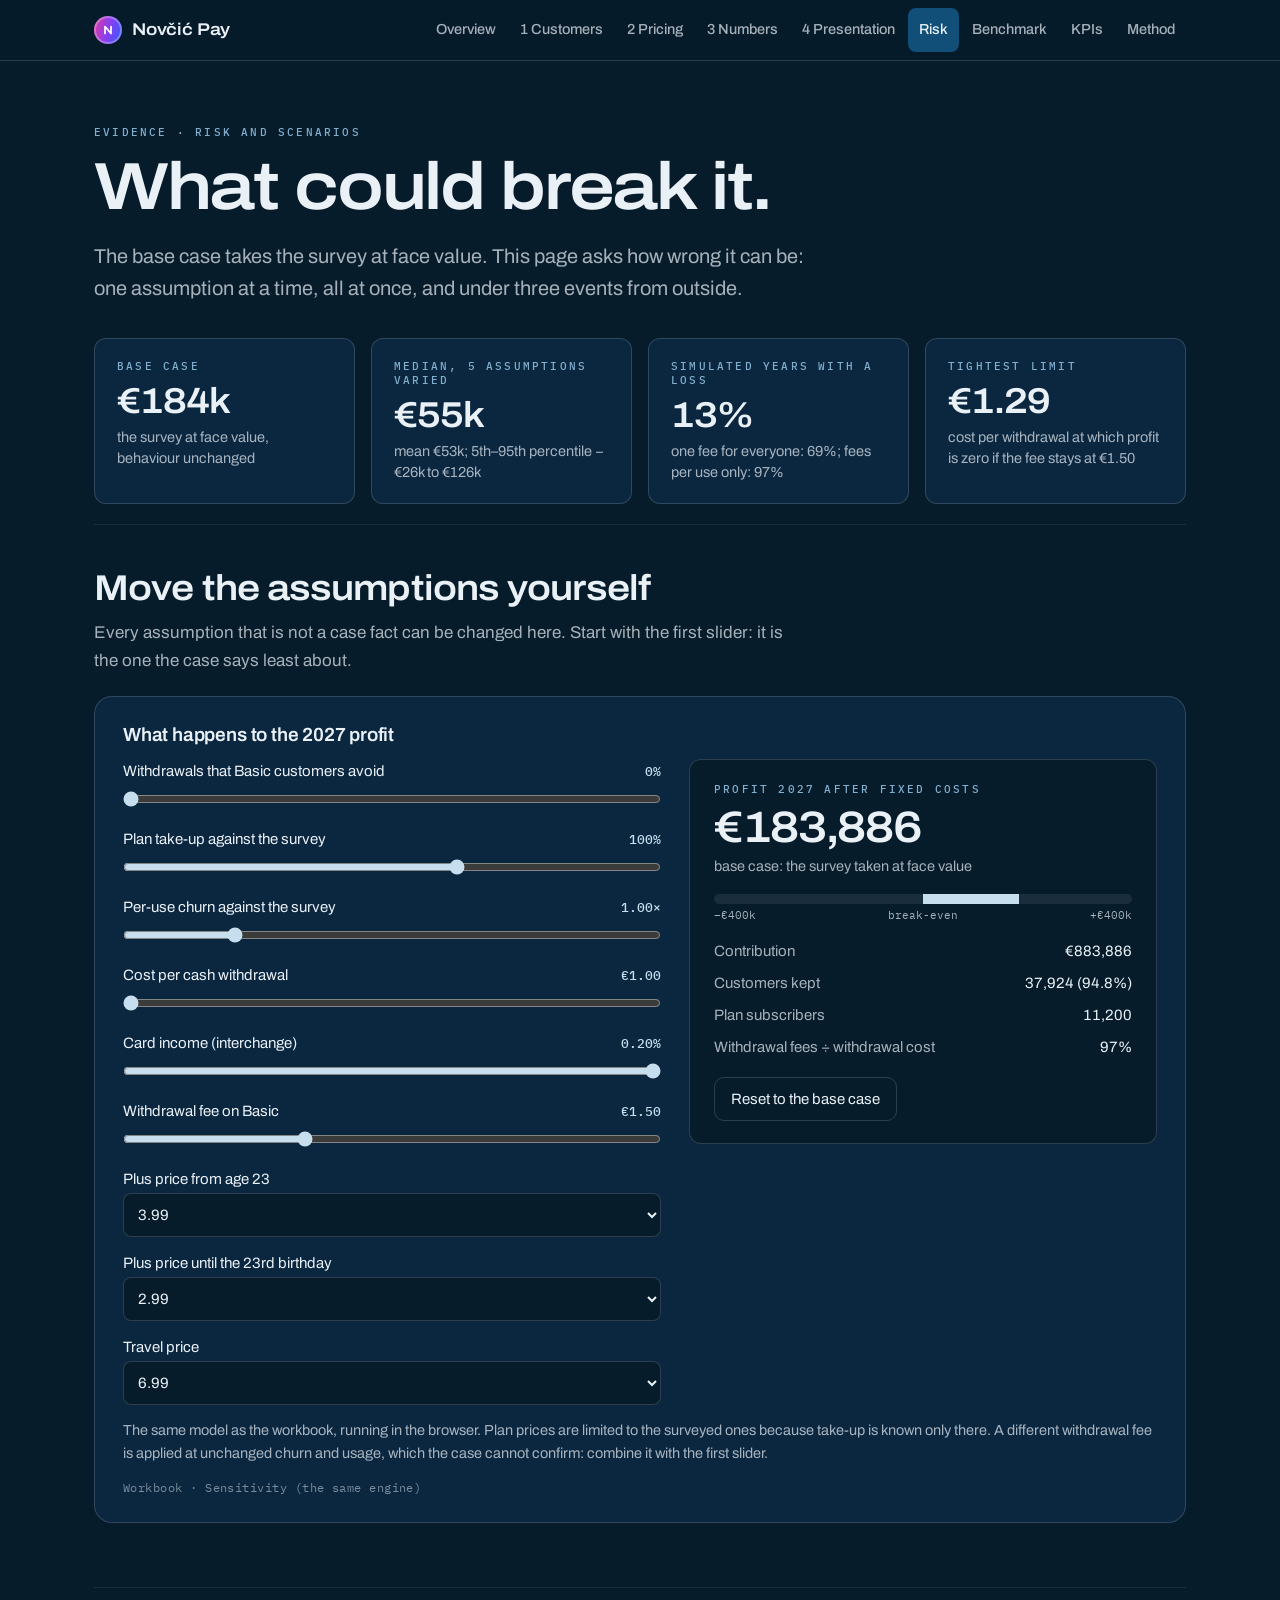
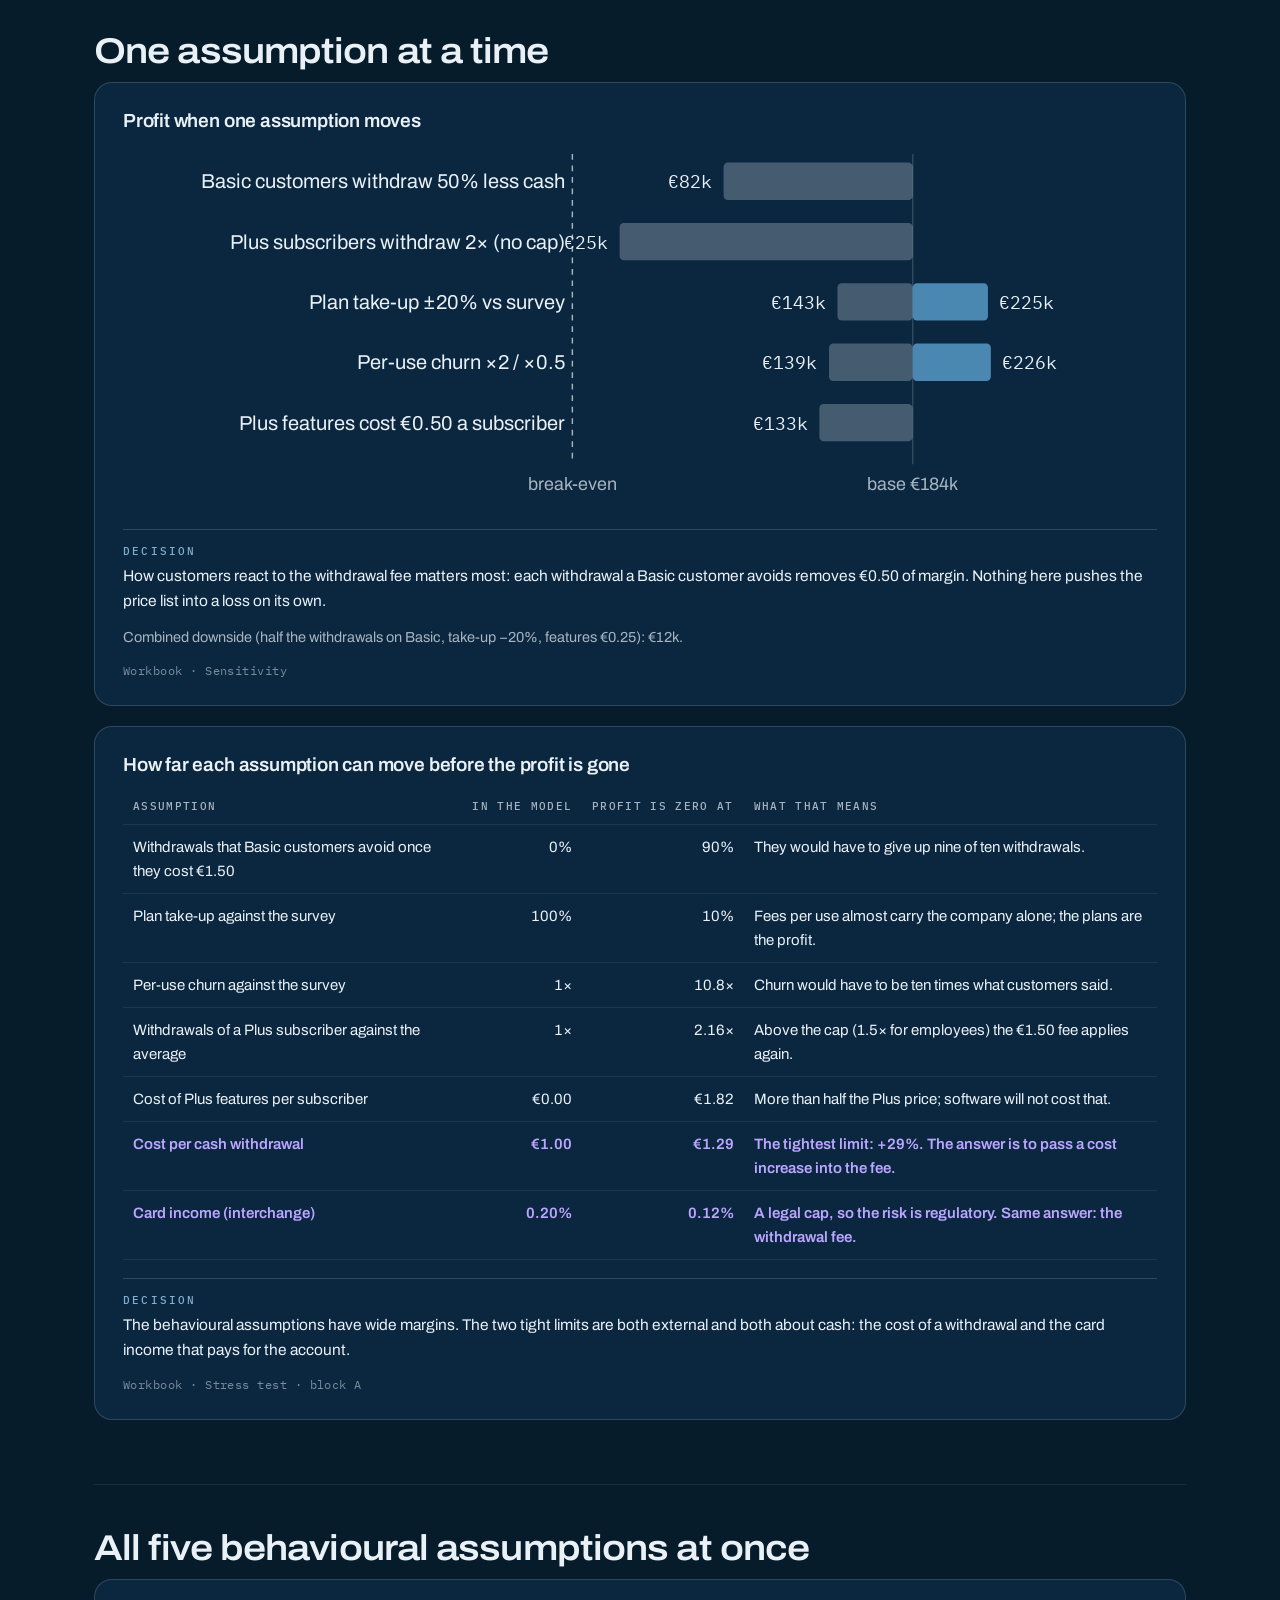
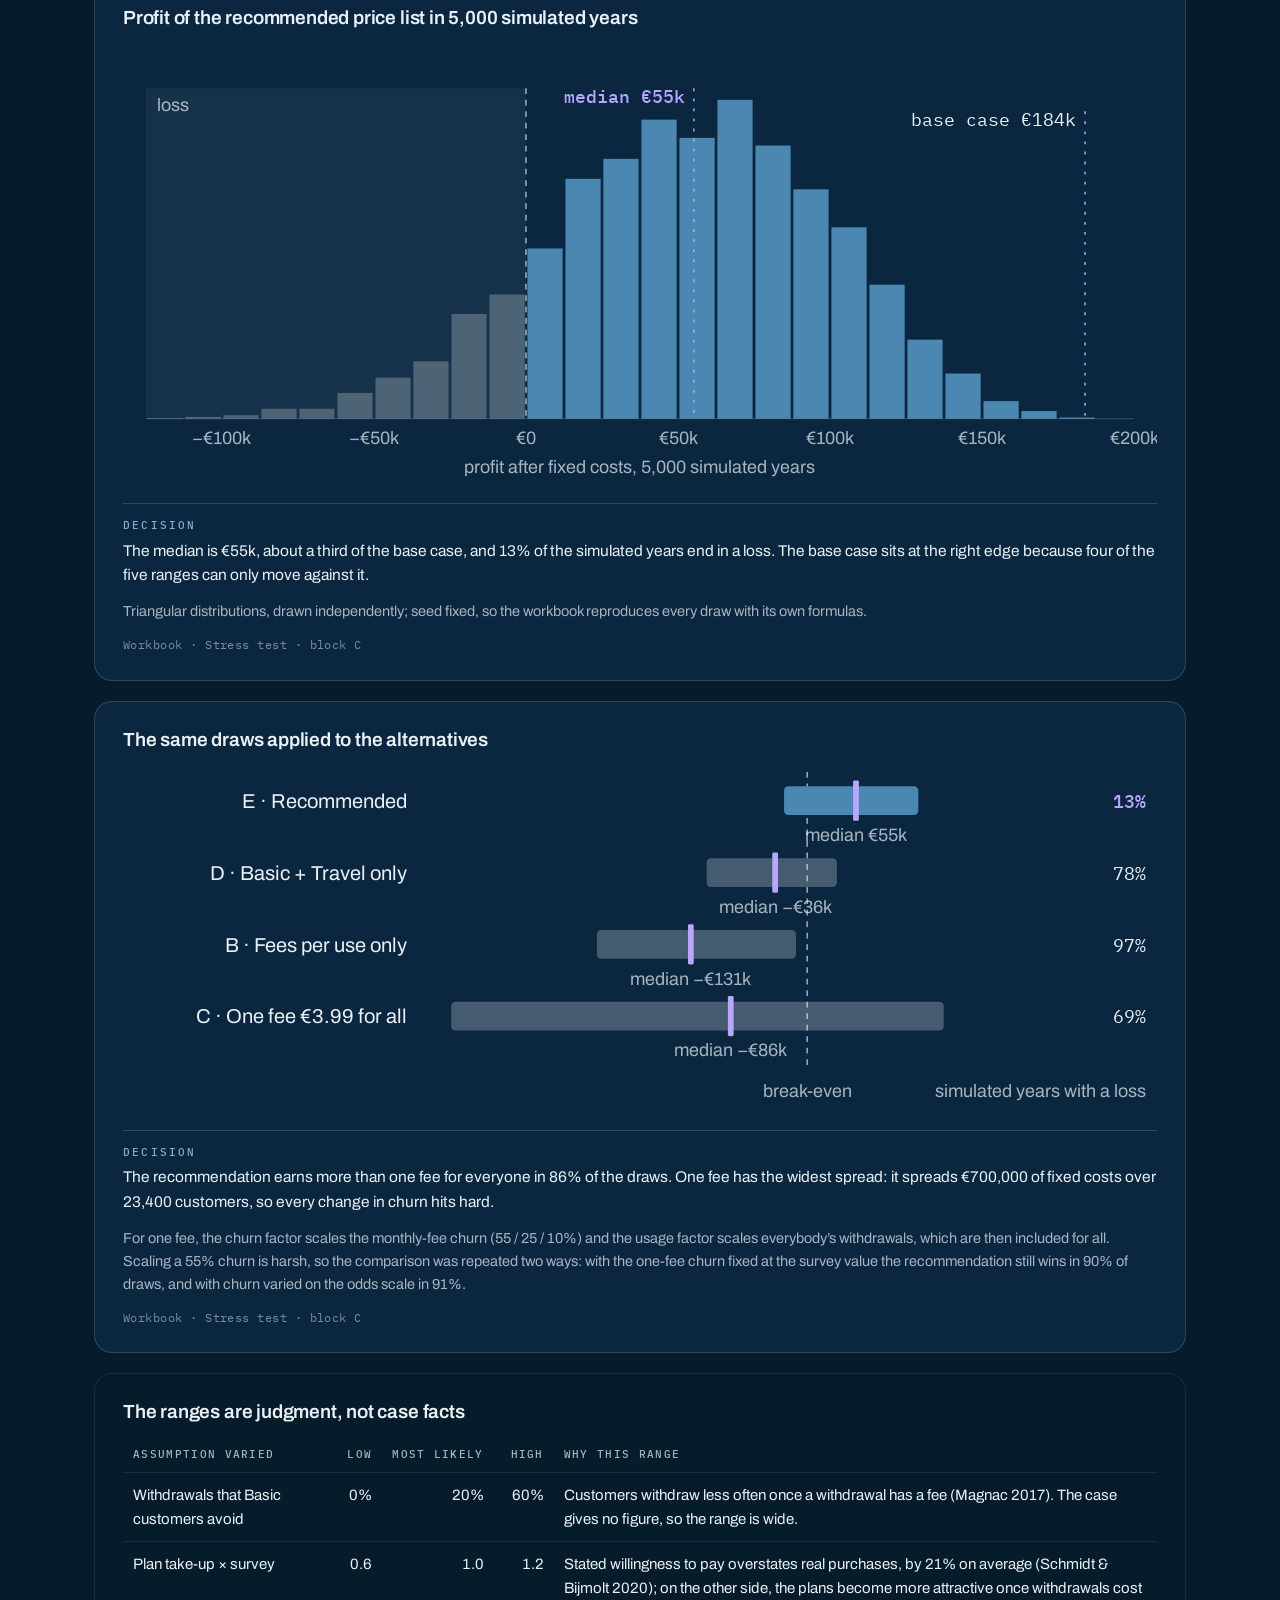
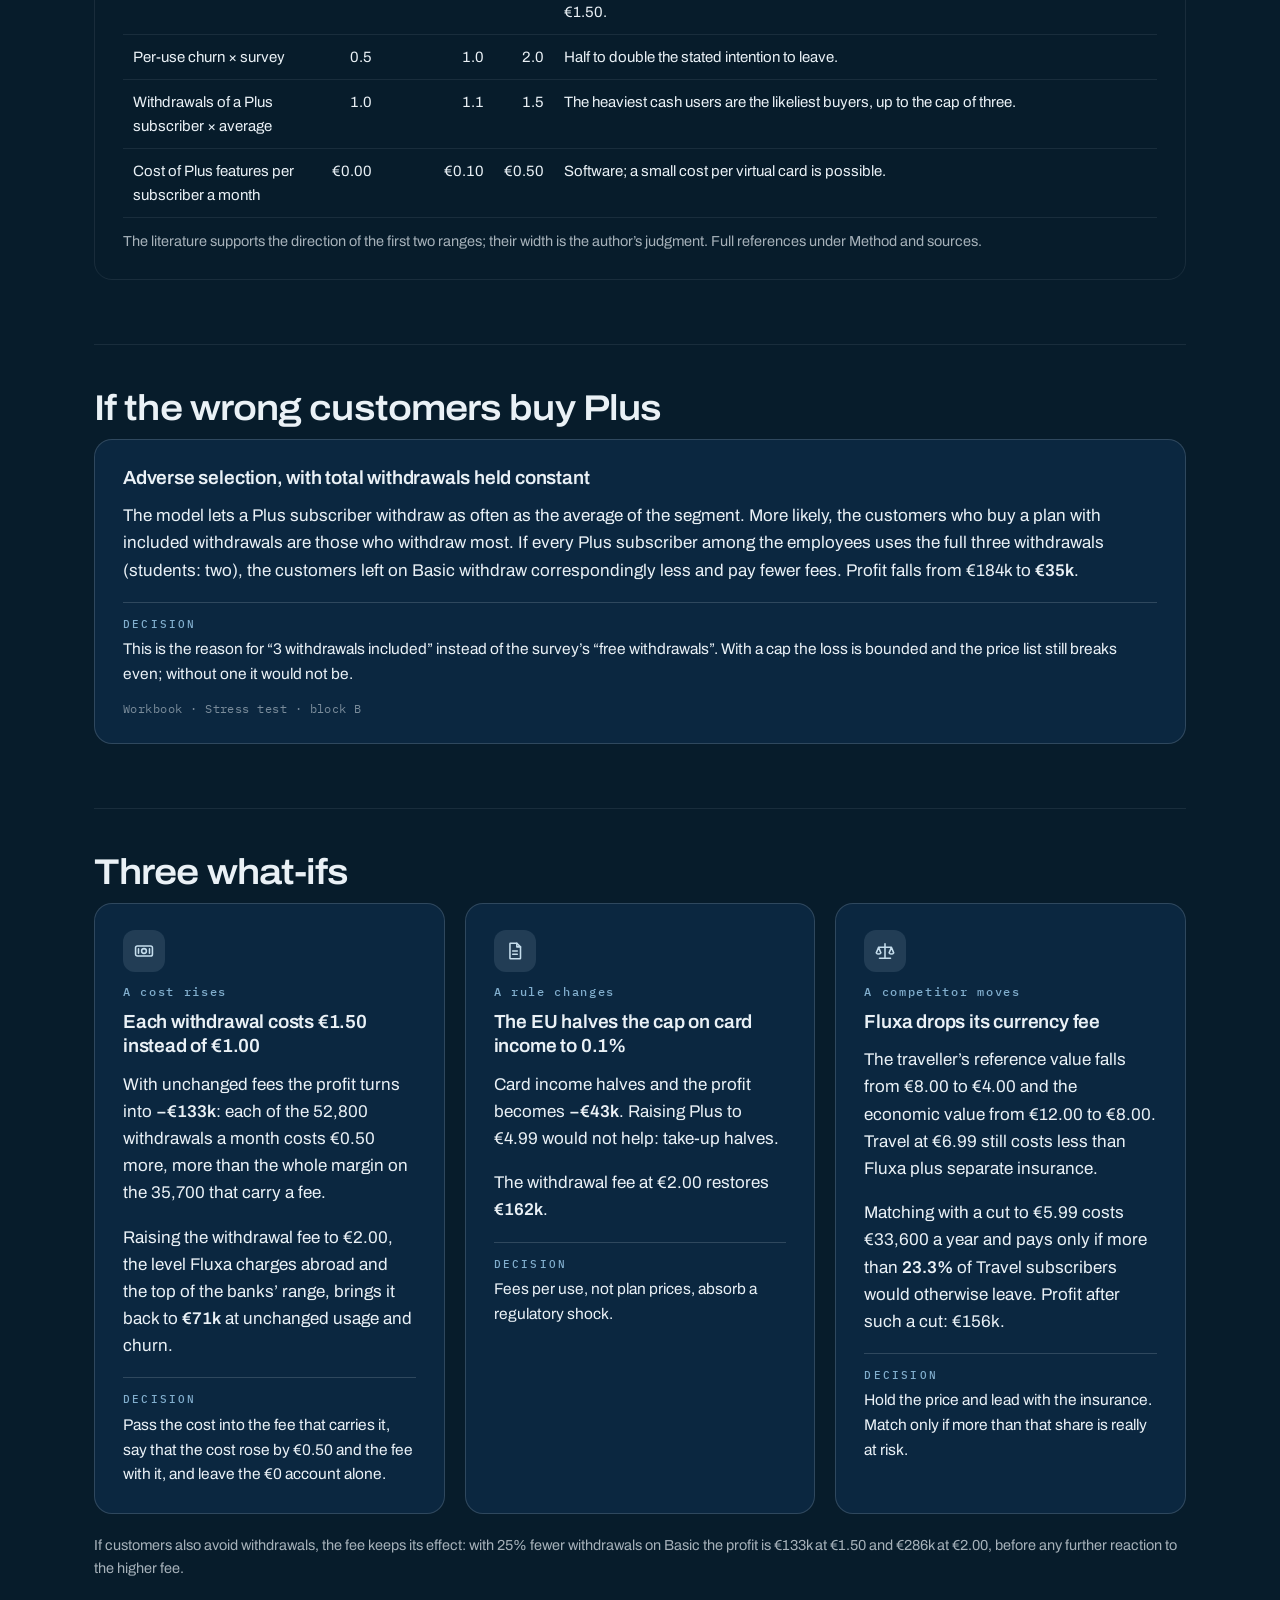
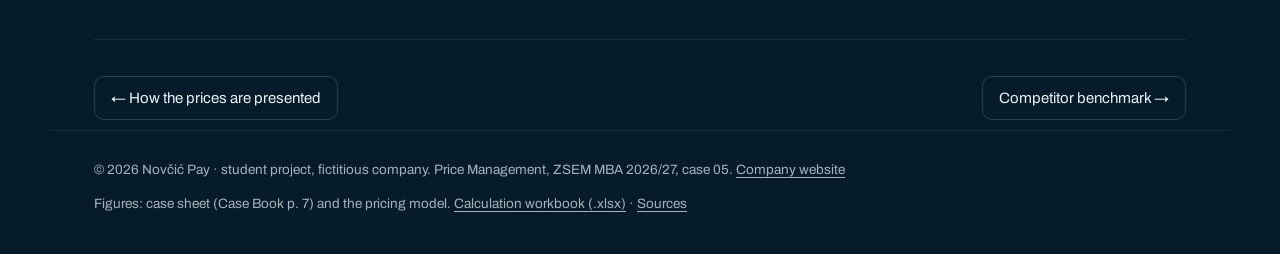
<file: dashboard/risk.html>
<!DOCTYPE html>
<html lang="en">
<head>
<meta charset="utf-8">
<meta name="viewport" content="width=device-width, initial-scale=1">
<title>Risk and scenarios · Novčić Pay pricing strategy 2027</title>
<meta name="description" content="Novčić Pay pricing strategy 2027: Try the assumptions yourself; switching values, a simulation and three what-ifs.">
<meta name="theme-color" content="#071C2B">
<link rel="icon" href="data:image/svg+xml,%3Csvg xmlns='http://www.w3.org/2000/svg' viewBox='0 0 32 32'%3E%3Ccircle cx='16' cy='16' r='16' fill='%238A3FF0'/%3E%3Cpath d='M10 23V9l12 14V9' fill='none' stroke='%23FFFFFF' stroke-width='3.2' stroke-linecap='round' stroke-linejoin='round'/%3E%3C/svg%3E">
<link rel="preconnect" href="https://fonts.googleapis.com">
<link rel="preconnect" href="https://fonts.gstatic.com" crossorigin>
<link href="https://fonts.googleapis.com/css2?family=Archivo:wdth,wght@100..125,400..700&family=IBM+Plex+Mono:wght@400;500&display=swap" rel="stylesheet">
<link rel="stylesheet" href="style.css?v=58e51b8b">
</head>
<body>
<a class="skip" href="#main">Skip to content</a>
<header class="top">
  <div class="wrap bar">
    <a class="brand" href="index.html"><i class="mark" aria-hidden="true"><svg viewBox="0 0 32 32"><path d="M10 23V9l12 14V9"/></svg></i>Novčić Pay <span>pricing strategy 2027</span></a>
    <nav class="menu" aria-label="Dashboard pages"><a href="index.html">Overview</a><a href="customers.html">1 Customers</a><a href="pricing.html">2 Pricing</a><a href="numbers.html">3 Numbers</a><a href="presentation.html">4 Presentation</a><a href="risk.html" class=cur aria-current=page>Risk</a><a href="benchmark.html">Benchmark</a><a href="kpis.html">KPIs</a><a href="methodology.html">Method</a></nav>
  </div>
</header>
<main class="wrap" id="main">
  <section class="hero">
    <div class="eyebrow">Evidence · Risk and scenarios</div>
    <h1>What could break it.</h1>
    <p class="lead">The base case takes the survey at face value. This page asks how wrong it can be: one assumption at a time, all at once, and under three events from outside.</p>
  </section>
  
<div class="tiles"><div class="tile"><div class="mono">Base case</div><div class="big">€184k</div><div class="sub">the survey at face value, behaviour unchanged</div></div><div class="tile"><div class="mono">Median, 5 assumptions varied</div><div class="big">€55k</div><div class="sub">mean €53k; 5th–95th percentile −€26k to €126k</div></div><div class="tile"><div class="mono">Simulated years with a loss</div><div class="big">13%</div><div class="sub">one fee for everyone: 69%; fees per use only: 97%</div></div><div class="tile"><div class="mono">Tightest limit</div><div class="big">€1.29</div><div class="sub">cost per withdrawal at which profit is zero if the fee stays at €1.50</div></div></div>
<section id="simulator"><h2>Move the assumptions yourself</h2><p class="intro">Every assumption that is not a case fact can be changed here. Start with the first slider: it is the one the case says least about.</p><article class="card "><h3>What happens to the 2027 profit</h3>
<div class="sim" id="sim">
  <div class="ctl">
    <label>Withdrawals that Basic customers avoid <output id="o_wd"></output><input type="range" id="i_wd" min="0" max="100" step="5" value="0"></label>
    <label>Plan take-up against the survey <output id="o_tu"></output><input type="range" id="i_tu" min="50" max="130" step="5" value="100"></label>
    <label>Per-use churn against the survey <output id="o_ch"></output><input type="range" id="i_ch" min="50" max="300" step="25" value="100"></label>
    <label>Cost per cash withdrawal <output id="o_cw"></output><input type="range" id="i_cw" min="100" max="200" step="5" value="100"></label>
    <label>Card income (interchange) <output id="o_ic"></output><input type="range" id="i_ic" min="10" max="20" step="1" value="20"></label>
    <label>Withdrawal fee on Basic <output id="o_fw"></output><input type="range" id="i_fw" min="100" max="250" step="25" value="150"></label>
    <label>Plus price from age 23<select id="i_pp"><option value="">no Plus plan</option><option>2.99</option><option selected>3.99</option><option>4.99</option></select></label>
    <label>Plus price until the 23rd birthday<select id="i_ps"><option value="">no Plus plan</option><option selected>2.99</option><option>3.99</option><option>4.99</option></select></label>
    <label>Travel price<select id="i_pt"><option value="">no Travel plan</option><option>5.99</option><option selected>6.99</option><option>8.99</option></select></label>
  </div>
  <div class="out" aria-live="polite">
    <div class="mono">Profit 2027 after fixed costs</div>
    <div class="big" id="r_profit"></div>
    <div class="small" id="r_delta"></div>
    <div class="meter" aria-hidden="true"><i id="r_bar"></i></div>
    <div class="scale"><span>−€400k</span><span>break-even</span><span>+€400k</span></div>
    <dl class="kv" style="margin-top:18px"><dt>Contribution</dt><dd id="r_contrib"></dd><dt>Customers kept</dt><dd id="r_kept"></dd><dt>Plan subscribers</dt><dd id="r_subs"></dd><dt>Withdrawal fees ÷ withdrawal cost</dt><dd id="r_cover"></dd></dl>
    <p style="margin:18px 0 0"><button class="btn" id="r_reset" type="button">Reset to the base case</button></p>
  </div>
</div>
<p class="small" style="margin-top:14px">The same model as the workbook, running in the browser. Plan prices are limited to the surveyed ones because take-up is known only there. A different withdrawal fee is applied at unchanged churn and usage, which the case cannot confirm: combine it with the first slider.</p>
<p class="src">Workbook · Sensitivity (the same engine)</p></article></section>
<section><h2>One assumption at a time</h2><article class="card "><h3>Profit when one assumption moves</h3><div class="cw"><svg class="chart wide" viewBox="0 0 720 246" role="img" aria-label="sensitivity">
<line x1="312.9" y1="0" x2="312.9" y2="216" class="axis dashed"/><text x="312.9" y="234" text-anchor="middle" class="lbl sm">break-even</text>
<line x1="549.9" y1="0" x2="549.9" y2="216" class="axis"/><text x="549.9" y="234" text-anchor="middle" class="lbl sm">base €184k</text>
<text x="308" y="24.0" text-anchor="end" class="lbl">Basic customers withdraw 50% less cash</text>
<rect x="418.2" y="6" width="131.7" height="26" rx="3" class="bar neg"/>
<text x="410.2" y="24.0" text-anchor="end" class="val">€82k</text>
<text x="308" y="66.0" text-anchor="end" class="lbl">Plus subscribers withdraw 2× (no cap)</text>
<rect x="345.8" y="48" width="204.1" height="26" rx="3" class="bar neg"/>
<text x="337.8" y="66.0" text-anchor="end" class="val">€25k</text>
<text x="308" y="108.0" text-anchor="end" class="lbl">Plan take-up ±20% vs survey</text>
<rect x="497.5" y="90" width="52.4" height="26" rx="3" class="bar neg"/>
<text x="489.5" y="108.0" text-anchor="end" class="val">€143k</text>
<rect x="549.9" y="90" width="52.4" height="26" rx="3" class="bar"/>
<text x="610.3" y="108.0" text-anchor="start" class="val">€225k</text>
<text x="308" y="150.0" text-anchor="end" class="lbl">Per-use churn ×2 / ×0.5</text>
<rect x="491.6" y="132" width="58.2" height="26" rx="3" class="bar neg"/>
<text x="483.6" y="150.0" text-anchor="end" class="val">€139k</text>
<rect x="549.9" y="132" width="54.4" height="26" rx="3" class="bar"/>
<text x="612.2" y="150.0" text-anchor="start" class="val">€226k</text>
<text x="308" y="192.0" text-anchor="end" class="lbl">Plus features cost €0.50 a subscriber</text>
<rect x="484.9" y="174" width="64.9" height="26" rx="3" class="bar neg"/>
<text x="476.9" y="192.0" text-anchor="end" class="val">€133k</text>
</svg></div><p class="decision"><span class="mono">Decision</span>How customers react to the withdrawal fee matters most: each withdrawal a Basic customer avoids removes €0.50 of margin. Nothing here pushes the price list into a loss on its own.</p><p class="note">Combined downside (half the withdrawals on Basic, take-up −20%, features €0.25): €12k.</p><p class="src">Workbook · Sensitivity</p></article><article class="card "><h3>How far each assumption can move before the profit is gone</h3><div class="tablewrap"><table class=""><thead><tr><th>Assumption</th><th class=n>In the model</th><th class=n>Profit is zero at</th><th>What that means</th></tr></thead><tbody><tr><td>Withdrawals that Basic customers avoid once they cost €1.50</td><td class=n>0%</td><td class=n>90%</td><td>They would have to give up nine of ten withdrawals.</td></tr><tr><td>Plan take-up against the survey</td><td class=n>100%</td><td class=n>10%</td><td>Fees per use almost carry the company alone; the plans are the profit.</td></tr><tr><td>Per-use churn against the survey</td><td class=n>1×</td><td class=n>10.8×</td><td>Churn would have to be ten times what customers said.</td></tr><tr><td>Withdrawals of a Plus subscriber against the average</td><td class=n>1×</td><td class=n>2.16×</td><td>Above the cap (1.5× for employees) the €1.50 fee applies again.</td></tr><tr><td>Cost of Plus features per subscriber</td><td class=n>€0.00</td><td class=n>€1.82</td><td>More than half the Plus price; software will not cost that.</td></tr><tr class=hi><td>Cost per cash withdrawal</td><td class=n>€1.00</td><td class=n>€1.29</td><td>The tightest limit: +29%. The answer is to pass a cost increase into the fee.</td></tr><tr class=hi><td>Card income (interchange)</td><td class=n>0.20%</td><td class=n>0.12%</td><td>A legal cap, so the risk is regulatory. Same answer: the withdrawal fee.</td></tr></tbody></table></div><p class="decision"><span class="mono">Decision</span>The behavioural assumptions have wide margins. The two tight limits are both external and both about cash: the cost of a withdrawal and the card income that pays for the account.</p><p class="src">Workbook · Stress test · block A</p></article></section>
<section><h2>All five behavioural assumptions at once</h2><article class="card "><h3>Profit of the recommended price list in 5,000 simulated years</h3><div class="cw"><svg class="chart wide" viewBox="0 0 720 300" role="img" aria-label="distribution of simulated profit">
<rect x="16" y="26" width="264.6" height="230" class="shade"/>
<text x="24" y="42" class="lbl sm">loss</text>
<rect x="17.0" y="255.6" width="24.5" height="0.4" class="bar neg"/>
<rect x="43.5" y="254.8" width="24.5" height="1.2" class="bar neg"/>
<rect x="69.9" y="253.6" width="24.5" height="2.4" class="bar neg"/>
<rect x="96.4" y="249.1" width="24.5" height="6.9" class="bar neg"/>
<rect x="122.8" y="249.1" width="24.5" height="6.9" class="bar neg"/>
<rect x="149.3" y="238.1" width="24.5" height="17.9" class="bar neg"/>
<rect x="175.8" y="227.5" width="24.5" height="28.5" class="bar neg"/>
<rect x="202.2" y="216.1" width="24.5" height="39.9" class="bar neg"/>
<rect x="228.7" y="183.1" width="24.5" height="72.9" class="bar neg"/>
<rect x="255.2" y="169.6" width="24.5" height="86.4" class="bar neg"/>
<rect x="281.6" y="137.5" width="24.5" height="118.5" class="bar"/>
<rect x="308.1" y="89.0" width="24.5" height="167.0" class="bar"/>
<rect x="334.5" y="75.1" width="24.5" height="180.9" class="bar"/>
<rect x="361.0" y="47.8" width="24.5" height="208.2" class="bar"/>
<rect x="387.5" y="60.5" width="24.5" height="195.5" class="bar"/>
<rect x="413.9" y="34.0" width="24.5" height="222.0" class="bar"/>
<rect x="440.4" y="65.8" width="24.5" height="190.2" class="bar"/>
<rect x="466.8" y="96.3" width="24.5" height="159.7" class="bar"/>
<rect x="493.3" y="122.8" width="24.5" height="133.2" class="bar"/>
<rect x="519.8" y="162.7" width="24.5" height="93.3" class="bar"/>
<rect x="546.2" y="201.0" width="24.5" height="55.0" class="bar"/>
<rect x="572.7" y="224.6" width="24.5" height="31.4" class="bar"/>
<rect x="599.2" y="243.8" width="24.5" height="12.2" class="bar"/>
<rect x="625.6" y="250.7" width="24.5" height="5.3" class="bar"/>
<rect x="652.1" y="255.2" width="24.5" height="0.8" class="bar"/>
<rect x="678.5" y="256.0" width="24.5" height="0.0" class="bar"/>
<line x1="16" y1="256" x2="704" y2="256" class="axis"/>
<text x="68.9" y="274" text-anchor="middle" class="lbl sm">−€100k</text>
<text x="174.8" y="274" text-anchor="middle" class="lbl sm">−€50k</text>
<text x="280.6" y="274" text-anchor="middle" class="lbl sm">€0</text>
<text x="386.5" y="274" text-anchor="middle" class="lbl sm">€50k</text>
<text x="492.3" y="274" text-anchor="middle" class="lbl sm">€100k</text>
<text x="598.2" y="274" text-anchor="middle" class="lbl sm">€150k</text>
<text x="704.0" y="274" text-anchor="middle" class="lbl sm">€200k</text>
<line x1="280.6" y1="26" x2="280.6" y2="256" class="axis dashed"/>
<line x1="397.5" y1="26" x2="397.5" y2="256" class="axis hi"/>
<text x="391.5" y="36" text-anchor="end" class="val hi">median €55k</text>
<line x1="669.9" y1="42" x2="669.9" y2="256" class="axis hi"/>
<text x="663.9" y="52" text-anchor="end" class="val">base case €184k</text>
<text x="360.0" y="294" text-anchor="middle" class="lbl sm">profit after fixed costs, 5,000 simulated years</text>
</svg></div><p class="decision"><span class="mono">Decision</span>The median is €55k, about a third of the base case, and 13% of the simulated years end in a loss. The base case sits at the right edge because four of the five ranges can only move against it.</p><p class="note">Triangular distributions, drawn independently; seed fixed, so the workbook reproduces every draw with its own formulas.</p><p class="src">Workbook · Stress test · block C</p></article><article class="card "><h3>The same draws applied to the alternatives</h3><div class="cw"><svg class="chart wide" viewBox="0 0 720 234" role="img" aria-label="simulated profit range by price structure">
<line x1="476.4" y1="0" x2="476.4" y2="208" class="axis dashed"/><text x="476.4" y="226" text-anchor="middle" class="lbl sm">break-even</text>
<text x="712" y="226" text-anchor="end" class="lbl sm">simulated years with a loss</text>
<text x="198" y="25.0" text-anchor="end" class="lbl">E · Recommended</text>
<rect x="460.3" y="10" width="93.5" height="20" rx="3" class="bar"/>
<rect x="508.4" y="6" width="4" height="28" rx="1" class="bar hi"/>
<text x="510.4" y="48" text-anchor="middle" class="lbl sm">median €55k</text>
<text x="712" y="25.0" text-anchor="end" class="val hi">13%</text>
<text x="198" y="75.0" text-anchor="end" class="lbl">D · Basic + Travel only</text>
<rect x="406.4" y="60" width="90.7" height="20" rx="3" class="bar neg"/>
<rect x="452.1" y="56" width="4" height="28" rx="1" class="bar hi"/>
<text x="454.1" y="98" text-anchor="middle" class="lbl sm">median −€36k</text>
<text x="712" y="75.0" text-anchor="end" class="val">78%</text>
<text x="198" y="125.0" text-anchor="end" class="lbl">B · Fees per use only</text>
<rect x="330.0" y="110" width="138.6" height="20" rx="3" class="bar neg"/>
<rect x="393.4" y="106" width="4" height="28" rx="1" class="bar hi"/>
<text x="395.4" y="148" text-anchor="middle" class="lbl sm">median −€131k</text>
<text x="712" y="125.0" text-anchor="end" class="val">97%</text>
<text x="198" y="175.0" text-anchor="end" class="lbl">C · One fee €3.99 for all</text>
<rect x="228.5" y="160" width="343.0" height="20" rx="3" class="bar neg"/>
<rect x="421.2" y="156" width="4" height="28" rx="1" class="bar hi"/>
<text x="423.2" y="198" text-anchor="middle" class="lbl sm">median −€86k</text>
<text x="712" y="175.0" text-anchor="end" class="val">69%</text>
</svg></div><p class="decision"><span class="mono">Decision</span>The recommendation earns more than one fee for everyone in 86% of the draws. One fee has the widest spread: it spreads €700,000 of fixed costs over 23,400 customers, so every change in churn hits hard.</p><p class="note">For one fee, the churn factor scales the monthly-fee churn (55 / 25 / 10%) and the usage factor scales everybody’s withdrawals, which are then included for all. Scaling a 55% churn is harsh, so the comparison was repeated two ways: with the one-fee churn fixed at the survey value the recommendation still wins in 90% of draws, and with churn varied on the odds scale in 91%.</p><p class="src">Workbook · Stress test · block C</p></article><article class="card plain"><h3>The ranges are judgment, not case facts</h3><div class="tablewrap"><table class=""><thead><tr><th>Assumption varied</th><th class=n>Low</th><th class=n>Most likely</th><th class=n>High</th><th>Why this range</th></tr></thead><tbody><tr><td>Withdrawals that Basic customers avoid</td><td class=n>0%</td><td class=n>20%</td><td class=n>60%</td><td>Customers withdraw less often once a withdrawal has a fee (Magnac 2017). The case gives no figure, so the range is wide.</td></tr><tr><td>Plan take-up × survey</td><td class=n>0.6</td><td class=n>1.0</td><td class=n>1.2</td><td>Stated willingness to pay overstates real purchases, by 21% on average (Schmidt &amp; Bijmolt 2020); on the other side, the plans become more attractive once withdrawals cost €1.50.</td></tr><tr><td>Per-use churn × survey</td><td class=n>0.5</td><td class=n>1.0</td><td class=n>2.0</td><td>Half to double the stated intention to leave.</td></tr><tr><td>Withdrawals of a Plus subscriber × average</td><td class=n>1.0</td><td class=n>1.1</td><td class=n>1.5</td><td>The heaviest cash users are the likeliest buyers, up to the cap of three.</td></tr><tr><td>Cost of Plus features per subscriber a month</td><td class=n>€0.00</td><td class=n>€0.10</td><td class=n>€0.50</td><td>Software; a small cost per virtual card is possible.</td></tr></tbody></table></div><p class="note">The literature supports the direction of the first two ranges; their width is the author’s judgment. Full references under Method and sources.</p></article></section>
<section><h2>If the wrong customers buy Plus</h2><article class="card "><h3>Adverse selection, with total withdrawals held constant</h3><p>The model lets a Plus subscriber withdraw as often as the average of the segment. More likely, the customers who buy a plan with included withdrawals are those who withdraw most. If every Plus subscriber among the employees uses the full three withdrawals (students: two), the customers left on Basic withdraw correspondingly less and pay fewer fees. Profit falls from €184k to <strong>€35k</strong>.</p><p class="decision"><span class="mono">Decision</span>This is the reason for “3 withdrawals included” instead of the survey’s “free withdrawals”. With a cap the loss is bounded and the price list still breaks even; without one it would not be.</p><p class="src">Workbook · Stress test · block B</p></article></section>
<section><h2>Three what-ifs</h2><div class="grid3"><article class="card "><h3><span class="badge"><svg class="ico " viewBox="0 0 24 24" aria-hidden="true"><rect x="2.800" y="6.500" width="18.400" height="11" rx="2"/><circle cx="12" cy="12" r="2.600"/><path d="M6 9.500v5M18 9.500v5"/></svg></span><span class="num">A cost rises</span>Each withdrawal costs €1.50 instead of €1.00</h3><p>With unchanged fees the profit turns into <strong>−€133k</strong>: each of the 52,800 withdrawals a month costs €0.50 more, more than the whole margin on the 35,700 that carry a fee.</p><p>Raising the withdrawal fee to €2.00, the level Fluxa charges abroad and the top of the banks’ range, brings it back to <strong>€71k</strong> at unchanged usage and churn.</p><p class="decision"><span class="mono">Decision</span>Pass the cost into the fee that carries it, say that the cost rose by €0.50 and the fee with it, and leave the €0 account alone.</p></article><article class="card "><h3><span class="badge"><svg class="ico " viewBox="0 0 24 24" aria-hidden="true"><path d="M7 3.500h7l4 4V20a.5.500 0 0 1-.5.500h-10.500a.5.500 0 0 1-.5-.500V4a.5.500 0 0 1 .5-.500z"/><path d="M14 3.500v4h4M9.500 12h5M9.500 15.500h5"/></svg></span><span class="num">A rule changes</span>The EU halves the cap on card income to 0.1%</h3><p>Card income halves and the profit becomes <strong>−€43k</strong>. Raising Plus to €4.99 would not help: take-up halves.</p><p>The withdrawal fee at €2.00 restores <strong>€162k</strong>.</p><p class="decision"><span class="mono">Decision</span>Fees per use, not plan prices, absorb a regulatory shock.</p></article><article class="card "><h3><span class="badge"><svg class="ico " viewBox="0 0 24 24" aria-hidden="true"><path d="M12 4v16M6 20h12M5 8h14M5 8l-2.500 6a3 3 0 0 0 5 0zM19 8l-2.500 6a3 3 0 0 0 5 0z"/></svg></span><span class="num">A competitor moves</span>Fluxa drops its currency fee</h3><p>The traveller’s reference value falls from €8.00 to €4.00 and the economic value from €12.00 to €8.00. Travel at €6.99 still costs less than Fluxa plus separate insurance.</p><p>Matching with a cut to €5.99 costs €33,600 a year and pays only if more than <strong>23.3%</strong> of Travel subscribers would otherwise leave. Profit after such a cut: €156k.</p><p class="decision"><span class="mono">Decision</span>Hold the price and lead with the insurance. Match only if more than that share is really at risk.</p></article></div><p class="small">If customers also avoid withdrawals, the fee keeps its effect: with 25% fewer withdrawals on Basic the profit is €133k at €1.50 and €286k at €2.00, before any further reaction to the higher fee.</p></section>

  <nav class="pager" aria-label="Previous and next page"><a href="presentation.html">← How the prices are presented</a><a href="benchmark.html">Competitor benchmark →</a></nav>
</main>
<footer class="wrap foot">
  <span>© 2026 Novčić Pay · student project, fictitious company. Price Management, ZSEM MBA 2026/27, case 05. <a href="../">Company website</a></span>
  <span>Figures: case sheet (Case Book p. 7) and the pricing model. <a href="Novcic-Pay-pricing-calculations.xlsx">Calculation workbook (.xlsx)</a> · <a href="methodology.html#sources">Sources</a></span>
</footer>
<script>
(function(){
  var D = {"seg": [{"n": 24000, "card": 250, "fx": 25, "wd": 1, "churn": 0.05, "wtp": {"2.99": 0.15, "3.99": 0.08, "4.99": 0.04}, "kind": "plus", "young": true}, {"n": 12000, "card": 900, "fx": 50, "wd": 2, "churn": 0.03, "wtp": {"2.99": 0.5, "3.99": 0.4, "4.99": 0.2}, "kind": "plus", "young": false}, {"n": 4000, "card": 800, "fx": 400, "wd": 2, "churn": 0.7, "wtp": {"5.99": 0.8, "6.99": 0.7, "8.99": 0.3}, "kind": "travel", "young": false}], "fixed": 700000, "cost_acc": 0.6, "cost_fx": 0.003, "cost_ins": 0.5, "fee_fx": 0.015, "base": 183886.40000000002}, $ = function(id){return document.getElementById(id)};
  function eur(v){var a=Math.round(Math.abs(v)).toString().replace(/\B(?=(\d{3})+(?!\d))/g, ",");return (v<0?"\u2212":"")+"\u20ac"+a}
  function run(){
    var wd=+$("i_wd").value/100, tu=+$("i_tu").value/100, ch=+$("i_ch").value/100, cw=+$("i_cw").value/100, ic=+$("i_ic").value/10000, fw=+$("i_fw").value/100, pp=$("i_pp").value, ps=$("i_ps").value, pt=$("i_pt").value;
    var tot=0, kept=0, subs=0, wfee=0, wcost=0;
    D.seg.forEach(function(s){
      var p = s.kind=="travel" ? pt : (s.young ? ps : pp), price = p===""?0:+p;
      var share = p==="" ? 0 : Math.min(1, s.wtp[(+p).toFixed(2)]*tu);
      var base = ic*s.card - D.cost_acc - D.cost_fx*s.fx;
      var cplan = s.kind=="travel" ? base + price - cw*s.wd - D.cost_ins : base + price + D.fee_fx*s.fx - cw*s.wd;
      var w = s.wd*(1-wd), cbasic = base + (fw-cw)*w + D.fee_fx*s.fx;
      var nplan = s.n*share, nbasic = s.n*(1-share)*(1-Math.min(1, s.churn*ch));
      tot += 12*(nplan*cplan + nbasic*cbasic); kept += nplan+nbasic; subs += nplan;
      wfee += 12*nbasic*fw*w; wcost += 12*cw*(nbasic*w + nplan*s.wd);
    });
    var profit = tot - D.fixed;
    $("o_wd").textContent = Math.round(wd*100)+"%"; $("o_tu").textContent = Math.round(tu*100)+"%"; $("o_ch").textContent = ch.toFixed(2)+"\u00d7";
    $("o_cw").textContent = "\u20ac"+cw.toFixed(2); $("o_ic").textContent = (ic*100).toFixed(2)+"%"; $("o_fw").textContent = "\u20ac"+fw.toFixed(2);
    $("r_profit").textContent = eur(profit); $("r_contrib").textContent = eur(tot);
    $("r_kept").textContent = Math.round(kept).toLocaleString("en-US")+" ("+(kept/400).toFixed(1)+"%)"; $("r_subs").textContent = Math.round(subs).toLocaleString("en-US");
    $("r_cover").textContent = wcost>0 ? Math.round(wfee/wcost*100)+"%" : "n/a";
    var d = profit - D.base; $("r_delta").textContent = Math.abs(d)<1 ? "base case: the survey taken at face value" : (d>0?"+":"")+eur(d).replace("\u2212","\u2212")+" against the base case";
    var x = Math.max(-1, Math.min(1, profit/400000)), bar=$("r_bar");
    bar.className = profit<0?"neg":""; bar.style.left = (profit<0 ? 50+x*50 : 50)+"%"; bar.style.width = Math.abs(x)*50+"%";
  }
  ["i_wd","i_tu","i_ch","i_cw","i_ic","i_fw","i_pp","i_ps","i_pt"].forEach(function(id){$(id).addEventListener("input", run)});
  $("r_reset").addEventListener("click", function(){$("i_wd").value=0;$("i_tu").value=100;$("i_ch").value=100;$("i_cw").value=100;$("i_ic").value=20;$("i_fw").value=150;$("i_pp").value="3.99";$("i_ps").value="2.99";$("i_pt").value="6.99";run()});
  run();
})();
</script>
</body>
</html>
</file>
<file: dashboard/style.css>
/* Novčić Pay pricing dashboard. Generated by novcic_build_dashboard.py */
:root{
  --deep:#071C2B; --ink:#0D2F49; --surface:#0B2740; --surface2:#114E78;
  --text:#EAF1F6; --muted:rgba(234,241,246,.70); --hair:rgba(234,241,246,.16); --hair-soft:rgba(234,241,246,.08);
  --d1:#C6DEED; --d2:#82AFCE; --d3:#4A87B1; --d4:#236995; --hi:#BBA6FF; --grad:linear-gradient(105deg,#DE3A9C 0%,#8A3FF0 50%,#2E5BFF 100%);
  --sans:"Archivo",-apple-system,BlinkMacSystemFont,"Segoe UI",Helvetica,Arial,sans-serif;
  --mono:"IBM Plex Mono",ui-monospace,SFMono-Regular,Menlo,monospace;
  --max:1180px; --pad:44px; --r-lg:18px; --r-md:12px;
}
*{box-sizing:border-box}
html{scroll-behavior:smooth;-webkit-text-size-adjust:100%}
body{margin:0;background:var(--deep);color:var(--text);font-family:var(--sans);font-size:17px;line-height:1.6;font-variation-settings:"wdth" 100}
a{color:var(--d1);text-underline-offset:3px}
a:focus-visible,button:focus-visible,input:focus-visible,select:focus-visible{outline:2px solid var(--d1);outline-offset:2px;border-radius:4px}
.skip{position:absolute;left:-999px;top:0;background:var(--d1);color:var(--deep);padding:10px 14px;z-index:50}
.skip:focus{left:8px;top:8px}
.wrap{max-width:var(--max);margin:0 auto;padding:0 var(--pad)}
.top{position:sticky;top:0;z-index:20;background:rgba(7,28,43,.92);backdrop-filter:blur(10px);border-bottom:1px solid var(--hair)}
.bar{display:flex;align-items:center;justify-content:space-between;gap:8px 20px;min-height:60px;flex-wrap:wrap}
.brand{font-weight:600;font-size:17px;letter-spacing:-.01em;color:var(--text);text-decoration:none;font-variation-settings:"wdth" 112;white-space:nowrap}
.brand span{color:var(--muted);font-weight:400;margin-left:6px}
.menu{display:flex;gap:2px;overflow-x:auto;scrollbar-width:none;max-width:100%}
.menu::-webkit-scrollbar{display:none}
.menu a{display:inline-flex;align-items:center;min-height:44px;padding:0 11px;border-radius:8px;color:var(--muted);text-decoration:none;font-size:14.5px;font-weight:500;white-space:nowrap}
.menu a:hover{background:var(--hair-soft);color:var(--text)}
.menu a.cur{color:var(--text);background:var(--surface2)}
.hero{padding:64px 0 26px;border-top:0}
.eyebrow,.mono{font:500 11px/1.3 var(--mono);letter-spacing:.2em;text-transform:uppercase;color:var(--d2)}
h1{font-size:clamp(36px,5.2vw,68px);line-height:1.03;letter-spacing:-.035em;font-weight:600;margin:14px 0 18px;font-variation-settings:"wdth" 118;max-width:22ch}
h2{font-size:clamp(25px,2.8vw,36px);line-height:1.12;letter-spacing:-.025em;font-weight:600;margin:0 0 10px;font-variation-settings:"wdth" 112;max-width:30ch}
h3{font-size:19px;line-height:1.28;margin:0 0 12px;font-weight:600;letter-spacing:-.01em}
.lead{font-size:20px;color:var(--muted);max-width:66ch;margin:0}
.intro{color:var(--muted);max-width:70ch;margin:0 0 22px}
.kick{margin-bottom:10px}
section{padding:44px 0;border-top:1px solid var(--hair-soft)}
p{margin:0 0 1em}
ul{margin:0 0 1em;padding-left:1.15em}
li{margin:.3em 0}
strong{font-weight:600}
.ico{width:20px;height:20px;flex:none;fill:none;stroke:currentColor;stroke-width:1.7;stroke-linecap:round;stroke-linejoin:round;vertical-align:-4px}
.brand{display:inline-flex;align-items:center}
.brand .mark{width:28px;height:28px;border-radius:50%;background:var(--grad);box-shadow:inset 0 0 0 2px rgba(255,255,255,.28);display:inline-flex;align-items:center;justify-content:center;margin-right:10px}
.brand .mark svg{width:16px;height:16px;fill:none;stroke:#fff;stroke-width:3.4;stroke-linecap:round;stroke-linejoin:round}
.lab{display:flex;align-items:center;gap:9px}
.lab .ico{color:var(--d2);width:18px;height:18px}
.prr .rec .lab .ico{color:var(--d1)}
.badge{width:42px;height:42px;border-radius:12px;background:rgba(198,222,237,.12);color:var(--d1);display:inline-flex;align-items:center;justify-content:center;margin-bottom:14px}
.badge .ico{width:22px;height:22px}
.plan .ph{display:flex;align-items:center;gap:12px;margin-bottom:6px}
.plan .ph .badge{margin:0;width:38px;height:38px;border-radius:10px}
.segbar{display:flex;gap:4px;margin:6px 0 18px;border-radius:var(--r-lg);overflow:hidden}
.seg{background:var(--surface);padding:20px 22px;min-width:190px;border-top:4px solid var(--d3)}
.seg:nth-child(2){border-top-color:var(--d2)}
.seg:nth-child(3){border-top-color:var(--d1)}
.seghead{display:flex;align-items:center;gap:9px;color:var(--d1);font-size:15px}
.seghead b{font-weight:600;color:var(--text)}
.segbig{font-size:34px;font-weight:600;letter-spacing:-.03em;line-height:1.1;margin:10px 0 2px;font-variation-settings:"wdth" 112;font-variant-numeric:tabular-nums}
.segsub{color:var(--muted);font-size:14.5px}
.segloss{margin-top:10px;padding-top:10px;border-top:1px solid var(--hair);font:400 12.5px/1.4 var(--mono);color:var(--muted)}
.toc a .badge{margin-bottom:10px}
/* problem - recommendation - result */
.prr{display:grid;grid-template-columns:1fr 1.15fr 1fr;gap:0;border:1px solid var(--hair);border-radius:var(--r-lg);overflow:hidden;margin:26px 0 0;background:var(--surface)}
.prr>div{padding:24px 26px;border-left:1px solid var(--hair)}
.prr>div:first-child{border-left:0}
.prr .big{font-size:clamp(34px,3.8vw,50px);font-weight:600;letter-spacing:-.035em;line-height:1;margin:12px 0 10px;font-variant-numeric:tabular-nums;font-variation-settings:"wdth" 112;white-space:nowrap}
.prr .rec{background:var(--surface2)}
.prr .rec .mono{color:var(--d1)}
.prr p{color:var(--muted);font-size:15.5px;margin:0}
.prr .rec p{color:rgba(234,241,246,.86)}
.prr .res .big{color:var(--hi)}
.tiles{display:grid;grid-template-columns:repeat(4,1fr);gap:16px;margin:8px 0 20px}
.tile{background:var(--surface);border:1px solid var(--hair);border-radius:var(--r-md);padding:20px 22px}
.tile .big{font-size:36px;font-weight:600;letter-spacing:-.03em;line-height:1.05;margin:10px 0 6px;font-variant-numeric:tabular-nums;font-variation-settings:"wdth" 112}
.tile .sub{color:var(--muted);font-size:14.5px;line-height:1.45}
.grid2{display:grid;grid-template-columns:1fr 1fr;gap:20px;align-items:start}
.grid3{display:grid;grid-template-columns:repeat(3,1fr);gap:20px;align-items:stretch}
.grid2>.card,.grid3>.card{margin:0}
.grid2,.grid3{margin:0 0 20px}
.card{background:var(--surface);border:1px solid var(--hair);border-radius:var(--r-lg);padding:26px 28px;margin:0 0 20px}
.card.plain{background:transparent;border-color:var(--hair-soft)}
.card.accent{border-color:var(--d2)}
.card p:last-child,.card ul:last-child{margin-bottom:0}
.card .num{font:500 12px/1 var(--mono);letter-spacing:.14em;color:var(--d2);display:block;margin-bottom:12px}
.decision{margin:18px 0 0;padding-top:14px;border-top:1px solid var(--hair);color:var(--text);font-size:15.5px}
.decision .mono{display:block;margin-bottom:6px}
.note{color:var(--muted);font-size:14.5px;margin:12px 0 0}
.src{font:400 11.5px/1.4 var(--mono);letter-spacing:.04em;color:rgba(234,241,246,.5);margin:14px 0 0}
.cw{overflow-x:auto}
.chart{width:100%;height:auto;display:block;margin:8px 0 4px}
.chart .lbl{fill:var(--text);font-family:var(--sans);font-size:14px}
.chart .lbl.sm{font-size:12.5px;fill:var(--muted)}
.chart .lbl.strong{fill:var(--hi);font-weight:600}
.chart .val{fill:var(--text);font-family:var(--mono);font-size:12.5px}
.chart .val.hi{fill:var(--hi);font-weight:500}
.chart .onbar{fill:var(--text);font-family:var(--sans);font-size:12.5px;font-weight:500}
.chart .onbar.dark{fill:var(--deep)}
.chart .bar{fill:var(--d3)}
.chart .bar.hi{fill:var(--hi)}
.chart .bar.base{fill:rgba(234,241,246,.3)}
.chart .bar.neg{fill:rgba(234,241,246,.26)}
.chart .range{fill:rgba(130,175,206,.2);stroke:var(--d2);stroke-width:1}
.chart .axis{stroke:var(--hair);stroke-width:1}
.chart .axis.dashed{stroke-dasharray:4 4;stroke:var(--muted)}
.chart .axis.hi{stroke:var(--hi);stroke-dasharray:2 5}
.chart .axis.hi.solid{stroke-dasharray:none;stroke-width:1.5}
.chart .link{stroke:var(--hair);stroke-width:1;stroke-dasharray:2 3}
.chart .grid{stroke:var(--hair-soft);stroke-width:1}
.chart .line{fill:none;stroke:var(--hi);stroke-width:2.5}
.chart .line.dim{stroke:var(--d3);stroke-width:1.5;stroke-dasharray:5 4}
.chart .dot{fill:var(--d1);stroke:var(--deep);stroke-width:2}
.chart .dot.hi{fill:var(--hi)}
.chart .dot.dim{fill:var(--d3)}
.chart .shade{fill:rgba(234,241,246,.05)}
.tablewrap{overflow-x:auto;margin:6px 0}
table{width:100%;border-collapse:collapse;font-size:15px}
th,td{text-align:left;padding:10px 10px;border-bottom:1px solid var(--hair-soft);vertical-align:top}
th{font:500 11px/1.35 var(--mono);letter-spacing:.12em;text-transform:uppercase;color:var(--muted)}
td.n,th.n{text-align:right;font-variant-numeric:tabular-nums;white-space:nowrap}
tr.hi td{color:var(--hi);font-weight:600}
tr.sum td{border-top:1px solid var(--hair);font-weight:600}
td.dim,tr.dim td{color:var(--muted)}
.sel{color:var(--deep);background:var(--hi);padding:3px 8px;border-radius:6px;font-weight:600}
.ok,.no{font:500 11px/1 var(--mono);letter-spacing:.1em;text-transform:uppercase;padding:5px 8px;border-radius:999px;white-space:nowrap;display:inline-block}
.ok{background:rgba(198,222,237,.16);color:var(--d1)}
.no{background:transparent;color:var(--text);border:1px solid var(--d2)}
.plans{display:grid;grid-template-columns:repeat(3,1fr);gap:18px;margin:10px 0}
.plan{background:var(--surface);border:1px solid var(--hair);border-radius:var(--r-lg);padding:24px;position:relative}
.plan.rec{border-color:var(--d2)}
.plan .tag{position:absolute;top:-12px;left:20px;background:var(--grad);color:#fff;font:500 11px/1 var(--mono);letter-spacing:.14em;text-transform:uppercase;padding:7px 10px;border-radius:999px}
.plan .price{font-size:40px;font-weight:600;letter-spacing:-.03em;line-height:1;margin:8px 0 2px;font-variation-settings:"wdth" 112}
.plan .unit{color:var(--muted);font-size:14px;margin-bottom:14px}
.plan ul{list-style:none;margin:0;padding:0}
.plan li{padding:7px 0;border-top:1px solid var(--hair-soft);font-size:15px;margin:0}
.plan li:first-child{border-top:0}
.plan .for{color:var(--muted);font-size:14.5px;min-height:44px}
.plan .earn{margin-top:14px;padding-top:12px;border-top:1px solid var(--hair);font-size:14px;color:var(--muted)}
.plan .earn b{color:var(--hi);font-weight:600}
.toc{display:grid;grid-template-columns:repeat(4,1fr);gap:14px}
.toc a{display:block;text-decoration:none;color:var(--text);background:var(--surface);border:1px solid var(--hair);border-radius:var(--r-md);padding:18px 20px;min-height:132px}
.toc a:hover{border-color:var(--d2)}
.toc b{display:block;font-size:17px;font-weight:600;margin:8px 0 4px}
.toc span.d{color:var(--muted);font-size:14px;line-height:1.45;display:block}
.map{display:grid;grid-template-columns:1fr;gap:10px}
.map .row{display:grid;grid-template-columns:160px 1fr;gap:12px;align-items:stretch}
.map .row .k{font:500 11px/1.3 var(--mono);letter-spacing:.14em;text-transform:uppercase;color:var(--d2);padding-top:14px}
.map .row .v{display:flex;gap:10px;flex-wrap:wrap}
.map .row .v span{background:var(--surface);border:1px solid var(--hair);border-radius:var(--r-md);padding:10px 14px;font-size:14.5px;flex:1 1 200px}
.map .arrow{text-align:center;color:var(--muted);font-size:20px;line-height:1;margin:-4px 0}
ol.steps{counter-reset:s;list-style:none;padding:0;margin:0}
ol.steps li{counter-increment:s;position:relative;padding:12px 0 12px 54px;border-top:1px solid var(--hair-soft);margin:0}
ol.steps li:first-child{border-top:0}
ol.steps li::before{content:counter(s,decimal-leading-zero);position:absolute;left:0;top:16px;font:500 12px/1 var(--mono);color:var(--d2);letter-spacing:.1em}
.pager{display:flex;justify-content:space-between;gap:16px;padding:36px 0 10px;border-top:1px solid var(--hair-soft);flex-wrap:wrap}
.pager a,.btn{display:inline-flex;align-items:center;min-height:44px;padding:0 16px;border:1px solid var(--hair);border-radius:10px;color:var(--text);text-decoration:none;font-size:15px;background:transparent;font-family:inherit;cursor:pointer}
.pager a:hover,.btn:hover{border-color:var(--d2)}
.btn.solid{background:var(--grad);color:#fff;border-color:transparent;font-weight:600}
.foot{display:flex;justify-content:space-between;gap:12px 24px;flex-wrap:wrap;color:var(--muted);font-size:13.5px;padding-top:28px;padding-bottom:40px;border-top:1px solid var(--hair-soft)}
.foot a{color:var(--muted)}
.kv{display:grid;grid-template-columns:1fr auto;gap:8px 18px;font-size:15px;margin:0}
.kv dt{color:var(--muted)}.kv dd{margin:0;font-variant-numeric:tabular-nums;text-align:right;white-space:nowrap}
.kv .t{border-top:1px solid var(--hair);padding-top:8px;color:var(--text);font-weight:600}
.small{font-size:14.5px;color:var(--muted)}
.refs{font-size:15px;padding-left:1.2em}
.refs li{margin:.55em 0;color:var(--muted)}
.refs li b{color:var(--text);font-weight:500}
/* simulator */
.sim{display:grid;grid-template-columns:1.15fr 1fr;gap:28px;align-items:start}
.sim .ctl{display:grid;gap:14px}
.sim label{display:grid;grid-template-columns:1fr auto;gap:2px 12px;font-size:15px;align-items:baseline}
.sim label output{font:500 13px/1 var(--mono);color:var(--d1)}
.sim input[type=range]{grid-column:1/-1;width:100%;accent-color:#C6DEED;height:28px;margin:0}
.sim select{grid-column:1/-1;background:var(--deep);color:var(--text);border:1px solid var(--hair);border-radius:8px;min-height:44px;padding:0 10px;font:inherit;font-size:15px}
.sim .out{background:var(--deep);border:1px solid var(--hair);border-radius:var(--r-md);padding:22px 24px;position:sticky;top:84px}
.sim .out .big{font-size:44px;font-weight:600;letter-spacing:-.03em;line-height:1.05;margin:8px 0 4px;font-variant-numeric:tabular-nums;font-variation-settings:"wdth" 112}
.sim .meter{height:10px;border-radius:999px;background:var(--hair-soft);position:relative;margin:16px 0 6px;overflow:hidden}
.sim .meter i{position:absolute;top:0;bottom:0;background:var(--d1)}
.sim .meter i.neg{background:rgba(234,241,246,.4)}
.sim .scale{display:flex;justify-content:space-between;font:400 11px/1 var(--mono);color:var(--muted)}
@media(max-width:1340px){.brand span{display:none}}
@media(max-width:1020px){.segbar{flex-direction:column}.seg{min-width:0}.tiles{grid-template-columns:1fr 1fr}.grid2,.grid3,.plans,.sim{grid-template-columns:1fr}.toc{grid-template-columns:1fr 1fr}.map .row{grid-template-columns:1fr}:root{--pad:24px}.prr{grid-template-columns:1fr}.prr>div{border-left:0;border-top:1px solid var(--hair)}.prr>div:first-child{border-top:0}.sim .out{position:static}.plan .for{min-height:0;margin-bottom:10px}}
@media(max-width:600px){:root{--pad:16px}body{font-size:16px}.bar{min-height:0;padding-top:8px}.brand span{display:none}.menu{margin:0 -16px;padding:0 10px;max-width:calc(100% + 32px)}.tiles{gap:10px}.tile{padding:14px 16px}.tile .big{font-size:27px}.card{padding:20px 18px}.hero{padding:36px 0 18px}.lead{font-size:17.5px}.menu a{padding:0 10px;font-size:14px}.toc{grid-template-columns:1fr}.toc a{min-height:0}.chart.wide{min-width:620px}section{padding:34px 0}table{font-size:14.5px}th,td{padding:9px 8px}.prr>div{padding:20px 18px}}
@media print{.top,.pager,.skip{display:none}body{background:#fff;color:#000}}
</file>
